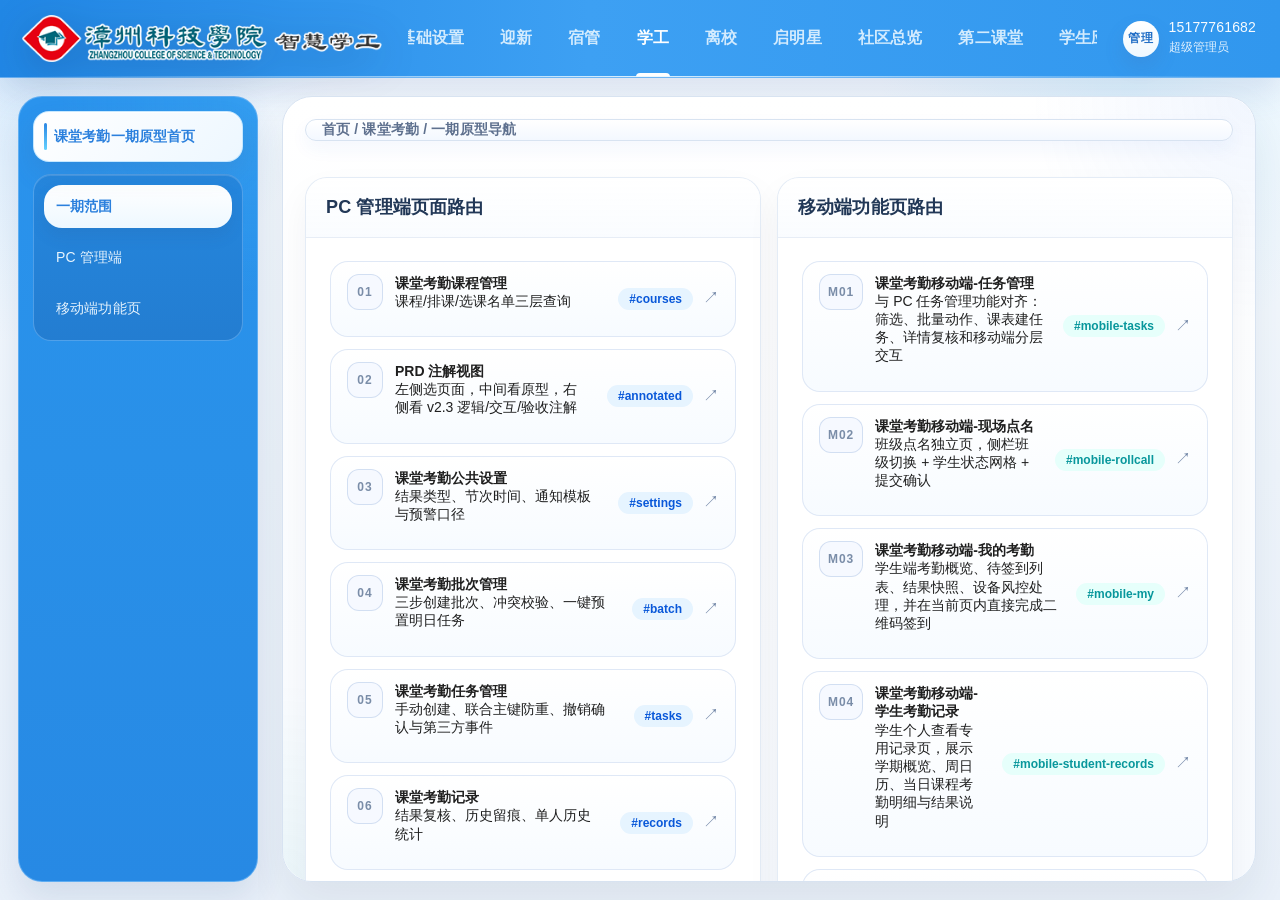
<file: index.html>
<!doctype html>
<html lang="zh-CN">
  <head>
    <meta charset="UTF-8" />
    <meta name="viewport" content="width=device-width, initial-scale=1.0" />
    <title>课堂考勤原型</title>
    <meta http-equiv="refresh" content="0; url=./attendance.html?deploy=20260701181819" />
  </head>
  <body>
    <script>
      window.location.replace("./attendance.html?deploy=20260701181819");
    </script>
  </body>
</html>
</file>
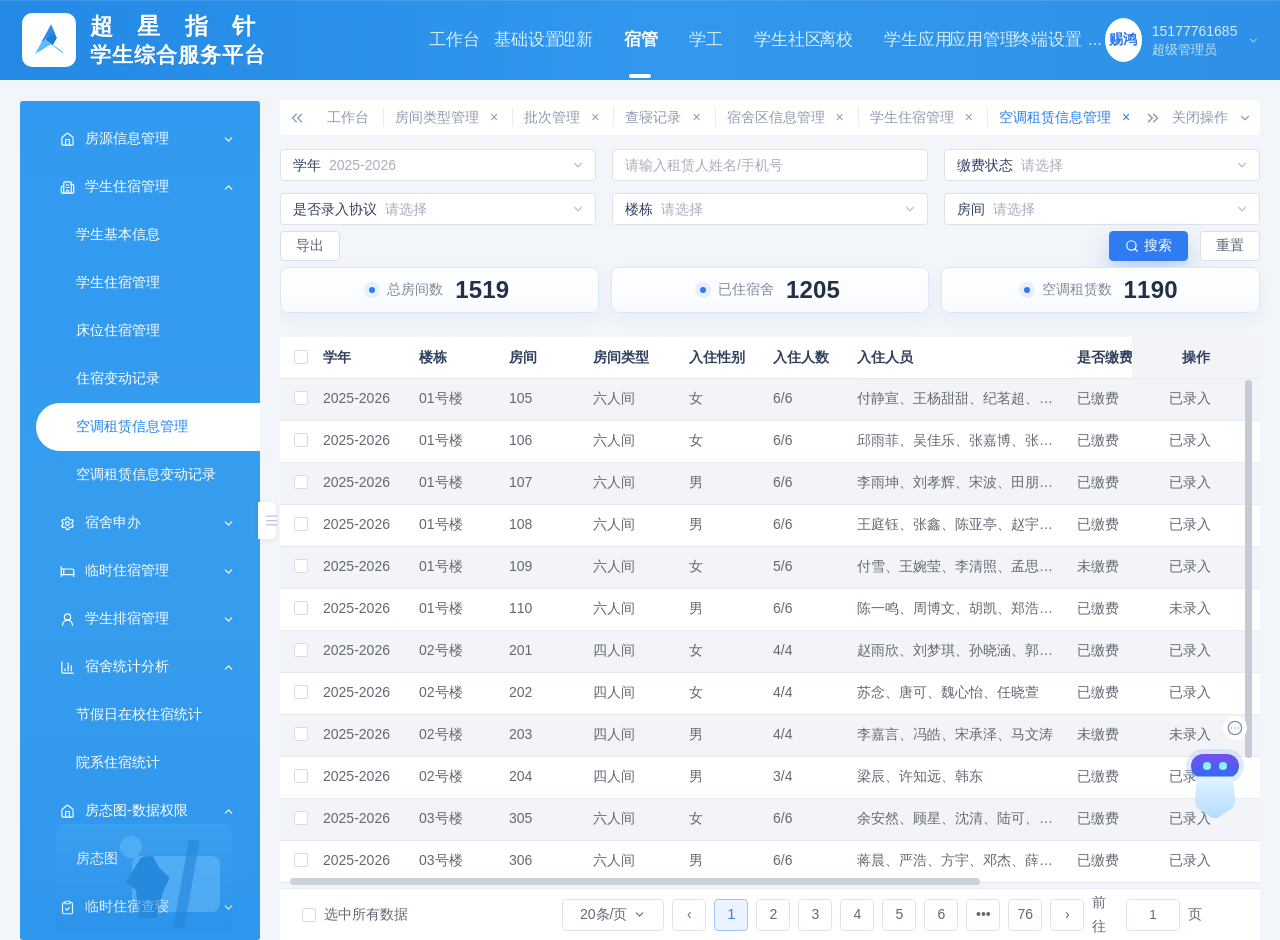
<file: air-rental.html>
<!doctype html>
<html lang="zh-CN">
  <head>
    <meta charset="UTF-8" />
    <meta name="viewport" content="width=device-width, initial-scale=1.0" />
    <title>空调租赁信息管理原型</title>
    <script>
      if (window.location.protocol === "file:") {
        window.location.replace("../课堂考勤_免端口打开版/air-rental.html");
      }
    </script>
    <script type="module" crossorigin src="./assets/main-Dh33qShT.js?deploy=20260701181819"></script>
    <link rel="stylesheet" crossorigin href="./assets/main-DVoFmsHx.css?deploy=20260701181819">
  </head>
  <body>
    <div id="root"></div>
  </body>
</html>
</file>
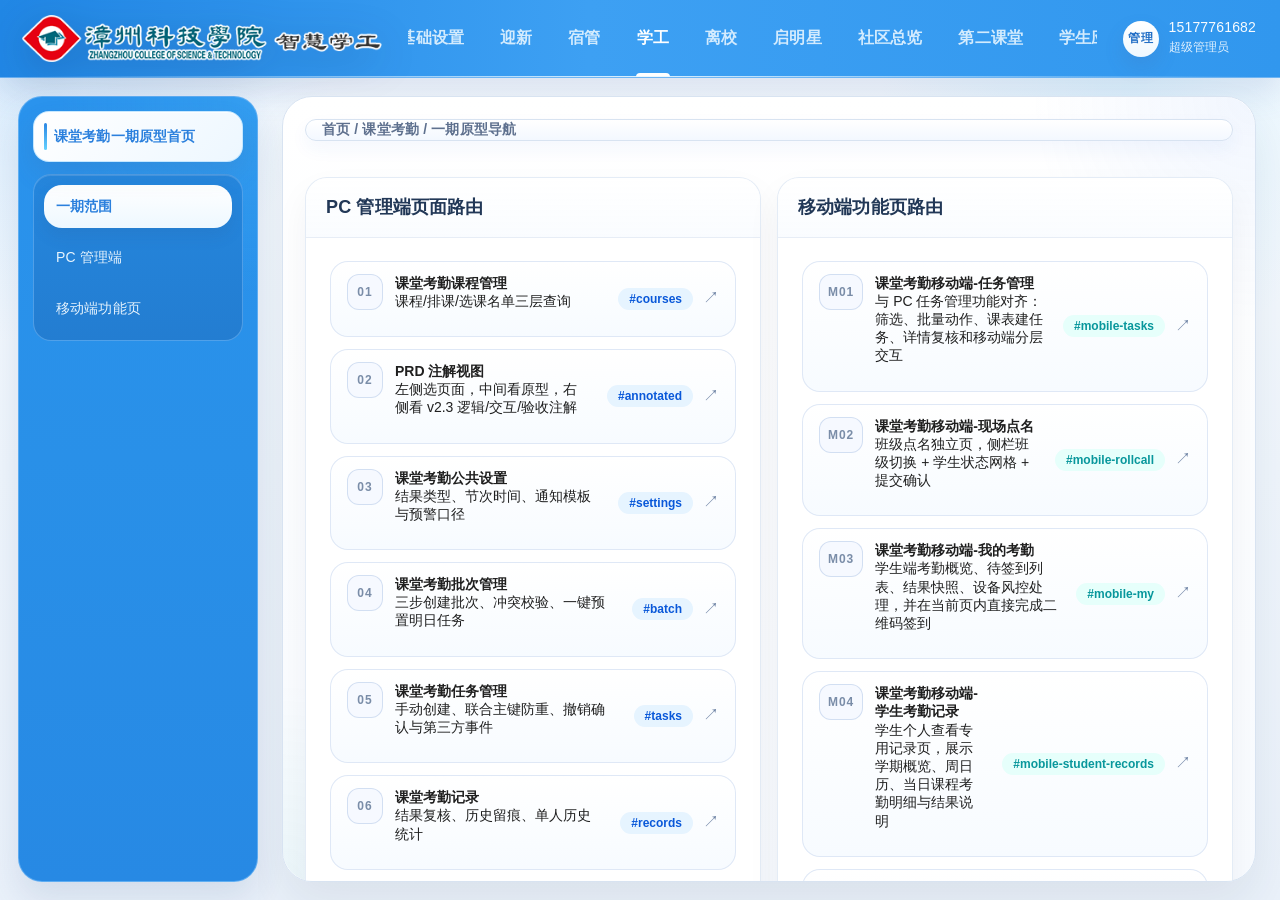
<file: attendance.html>
<!doctype html>
<html lang="zh-CN">
  <head>
    <meta charset="UTF-8" />
    <meta name="viewport" content="width=device-width, initial-scale=1.0" />
    <title>课堂考勤原型</title>
    <script>
      if (window.location.protocol === "file:") {
        window.location.replace("../课堂考勤_免端口打开版/打开课堂考勤.html");
      }
    </script>
    <script type="module" crossorigin src="./assets/main-Dh33qShT.js?deploy=20260701181819"></script>
    <link rel="stylesheet" crossorigin href="./assets/main-DVoFmsHx.css?deploy=20260701181819">
  </head>
  <body>
    <div id="root"></div>
  </body>
</html>
</file>
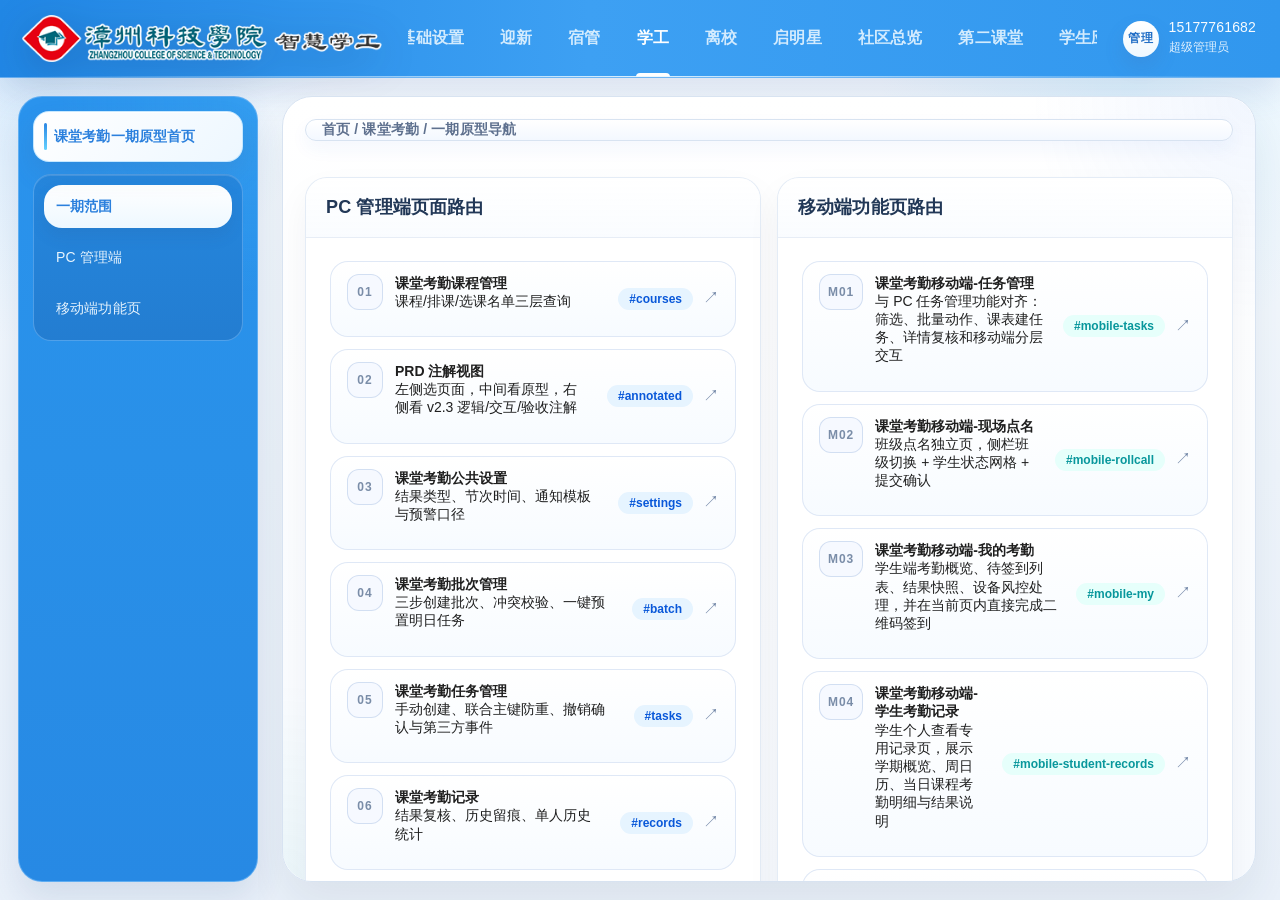
<file: pc/attendance-records.html>
<!doctype html>
<html lang="zh-CN">
  <head>
    <meta charset="UTF-8" />
    <meta name="viewport" content="width=device-width, initial-scale=1.0" />
    <title>跳转中 - 考勤记录</title>
    <meta http-equiv="refresh" content="0; url=../index.html#records" />
    <script>
      window.location.replace('../index.html#records');
    </script>
  </head>
  <body>正在跳转到课堂考勤记录页面…</body>
</html>
</file>
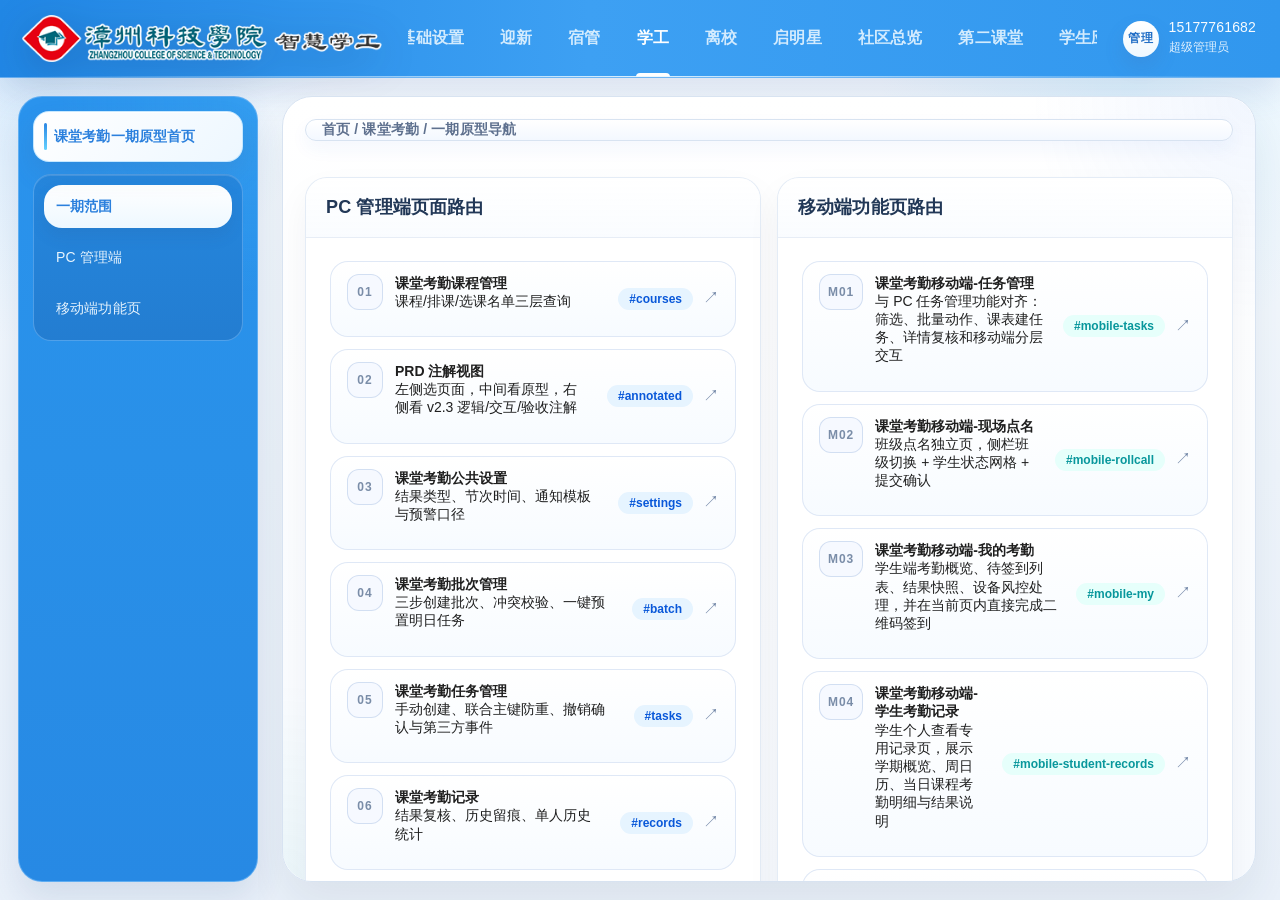
<file: pc/public-settings.html>
<!doctype html>
<html lang="zh-CN">
  <head>
    <meta charset="UTF-8" />
    <meta name="viewport" content="width=device-width, initial-scale=1.0" />
    <title>跳转中 - 公共设置</title>
    <meta http-equiv="refresh" content="0; url=../index.html#settings" />
    <script>
      window.location.replace('../index.html#settings');
    </script>
  </head>
  <body>正在跳转到课堂考勤公共设置页面…</body>
</html>
</file>
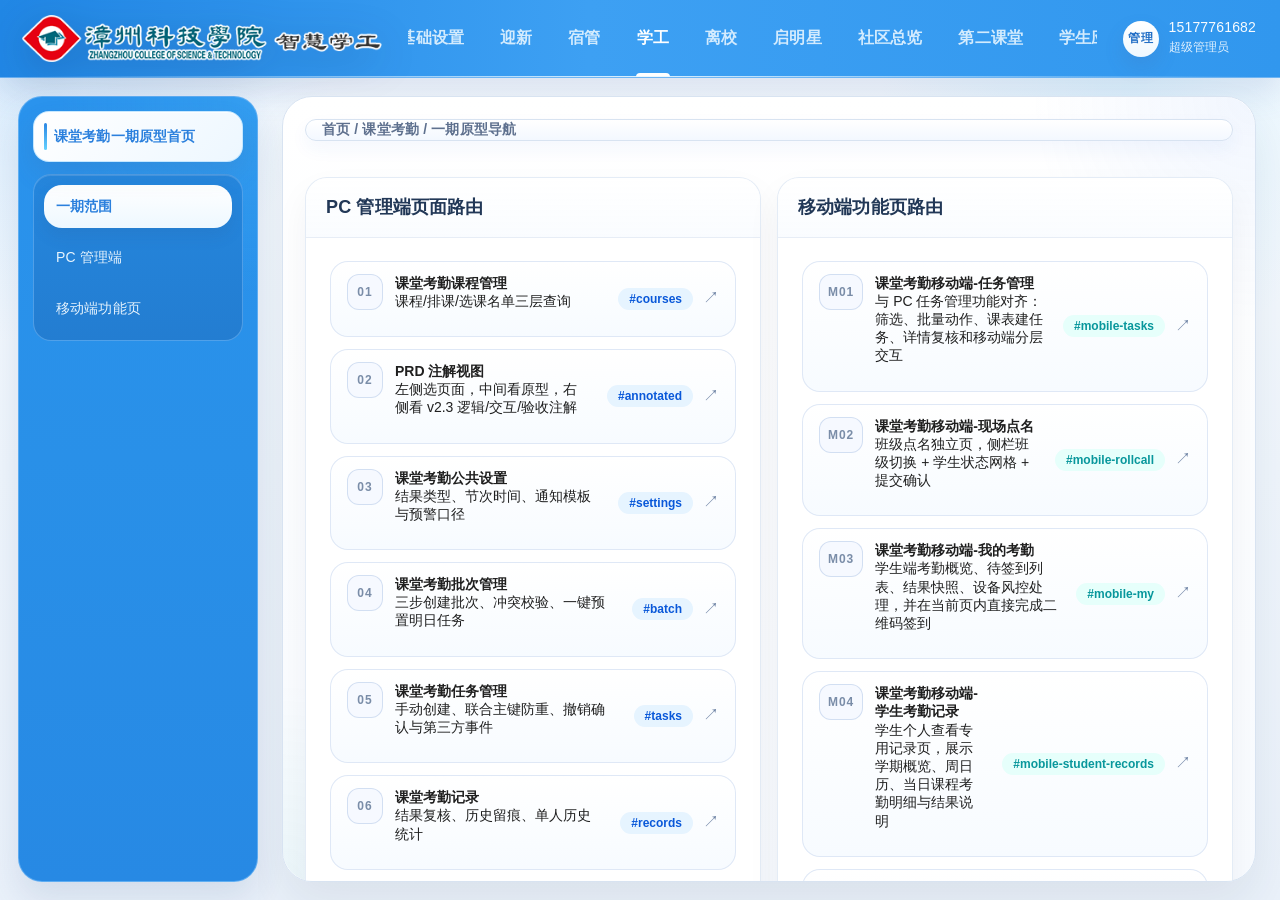
<file: pc/task-management.html>
<!doctype html>
<html lang="zh-CN">
  <head>
    <meta charset="UTF-8" />
    <meta name="viewport" content="width=device-width, initial-scale=1.0" />
    <title>跳转中 - 任务管理</title>
    <meta http-equiv="refresh" content="0; url=../index.html#tasks" />
    <script>
      window.location.replace('../index.html#tasks');
    </script>
  </head>
  <body>正在跳转到课堂考勤任务管理页面…</body>
</html>
</file>
<file: assets/main-DVoFmsHx.css>
*{box-sizing:border-box}:root{color-scheme:light;--attendance-font-body: "PingFang SC", "Hiragino Sans GB", "Microsoft YaHei", "Noto Sans SC", "Source Han Sans SC", "Segoe UI", sans-serif;--attendance-font-ui: "PingFang SC", "Hiragino Sans GB", "Microsoft YaHei", "Noto Sans SC", "Source Han Sans SC", "Helvetica Neue", sans-serif;--attendance-font-heading: "PingFang SC", "Hiragino Sans GB", "Noto Sans SC", "Source Han Sans SC", "Microsoft YaHei", sans-serif;--attendance-font-mono: ui-monospace, "SFMono-Regular", Menlo, Monaco, Consolas, "Liberation Mono", "Courier New", monospace;--attendance-text-xs: .75rem;--attendance-text-sm: .875rem;--attendance-text-base: 1rem;--attendance-text-lg: 1.125rem;--attendance-text-xl: 1.375rem;--attendance-text-2xl: 1.75rem;--attendance-text-3xl: 2.25rem;--attendance-leading-tight: 1.28;--attendance-leading-snug: 1.4;--attendance-leading-body: 1.65;--attendance-leading-relaxed: 1.8;--attendance-weight-regular: 400;--attendance-weight-medium: 500;--attendance-weight-semibold: 600;--attendance-weight-bold: 700;--attendance-primary: #2b86e3;--attendance-primary-soft: #3da0f3;--attendance-primary-deep: #226fc6;--attendance-accent: #65d2ff;--attendance-accent-soft: #dff5ff;--attendance-warning: oklch(.76 .14 72);--attendance-danger: oklch(.69 .16 18);--attendance-text: #1f3150;--attendance-text-soft: #4d668d;--attendance-muted: #8a9bbb;--attendance-bg: #f3f7fd;--attendance-bg-deep: #e9f1fb;--attendance-card: #ffffff;--attendance-panel: rgba(255, 255, 255, .9);--attendance-border: rgba(201, 215, 236, .92);--attendance-disabled-bg: #f4f8fe;--attendance-disabled-border: #d8e5f5;--attendance-disabled-text: #41516a;--attendance-disabled-placeholder: #97a8bd;--attendance-shadow: 0 24px 56px rgba(45, 77, 132, .1);--attendance-shadow-soft: 0 16px 38px rgba(45, 77, 132, .07);--attendance-shadow-strong: 0 28px 64px rgba(45, 77, 132, .14);--attendance-control-radius: 6px;--attendance-focus-ring: 0 0 0 4px rgba(61, 160, 243, .18);--attendance-nav-top-start: #2187e5;--attendance-nav-top-end: #3197ee;--attendance-nav-chip: #2b8ee6;--attendance-nav-chip-border: #5caef2;--attendance-nav-chip-hover: #257fd5;--attendance-nav-side-start: #2a93ed;--attendance-nav-side-end: #2789e4;--attendance-nav-rail: #2487df;--attendance-nav-active-start: #ffffff;--attendance-nav-active-end: #edf7ff;--attendance-nav-active-text: #2b80dd;--attendance-nav-highlight: #ffffff;--attendance-press-scale: .97;--ease-out: cubic-bezier(.23, 1, .32, 1);--ease-in-out: cubic-bezier(.77, 0, .175, 1);--ease-drawer: cubic-bezier(.32, .72, 0, 1)}html,body,#root{width:100%;height:100%;margin:0;padding:0}body{font-family:var(--attendance-font-body);font-size:var(--attendance-text-base);line-height:var(--attendance-leading-body);font-weight:var(--attendance-weight-regular);letter-spacing:.01em;color:var(--attendance-text);background:radial-gradient(circle at 12% 8%,rgba(61,160,243,.18),transparent 26%),radial-gradient(circle at 86% 18%,rgba(101,210,255,.16),transparent 22%),radial-gradient(circle at 50% 100%,rgba(43,134,227,.1),transparent 30%),linear-gradient(180deg,#f7fbff,#f1f6fd 42%,#ebf2fb);overflow:hidden;-webkit-font-smoothing:antialiased;-moz-osx-font-smoothing:grayscale;font-kerning:normal;text-rendering:optimizeLegibility}body.prd-review-mode{background:transparent}button,input,textarea,select,.ant-typography,.ant-btn,.ant-input,.ant-input-affix-wrapper,.ant-select,.ant-picker,.ant-tag,.ant-table,.ant-modal,.ant-drawer{font-family:var(--attendance-font-ui)}h1,h2,h3,h4,h5,h6{font-family:var(--attendance-font-heading);font-weight:var(--attendance-weight-bold);line-height:var(--attendance-leading-tight);letter-spacing:.01em}code,pre,.mono{font-family:var(--attendance-font-mono)}body.prd-review-mode .mmy-route-switch,body.prd-review-mode .mconfirm-route-switch,body.prd-review-mode .mrec-route-switch,body.prd-review-mode .mwarn-route-switch,body.prd-review-mode .mstats-route-switch,body.prd-review-mode .mt-route-switch,body.prd-review-mode [class*=-route-switch]{display:none!important;height:0!important;margin:0!important;padding:0!important;border:0!important;overflow:hidden!important}body:before{content:"";position:fixed;inset:0;pointer-events:none;background-image:linear-gradient(rgba(255,255,255,.25) 1px,transparent 1px),linear-gradient(90deg,rgba(255,255,255,.22) 1px,transparent 1px);background-size:28px 28px;-webkit-mask-image:linear-gradient(180deg,rgba(0,0,0,.24),transparent 74%);mask-image:linear-gradient(180deg,rgba(0,0,0,.24),transparent 74%)}body.prd-review-mode:before{display:none}::selection{background:#65d2ff47;color:var(--attendance-text)}.ant-input[disabled],.ant-input-disabled,textarea.ant-input[disabled],textarea.ant-input-disabled,.ant-input-affix-wrapper-disabled,.ant-picker-disabled,.ant-input-number-disabled,.ant-select-disabled .ant-select-selector,.ant-select-disabled .ant-select-content,.ant-cascader-picker-disabled .ant-select-selector{color:var(--attendance-disabled-text)!important;background:var(--attendance-disabled-bg)!important;border-color:var(--attendance-disabled-border)!important;opacity:1!important;cursor:not-allowed;box-shadow:none!important}.ant-input-number-disabled input,.ant-picker-disabled input,.ant-select-disabled .ant-select-selection-item,.ant-select-disabled .ant-select-selection-placeholder,.ant-input[disabled]::placeholder,.ant-input-disabled::placeholder,textarea.ant-input[disabled]::placeholder,textarea.ant-input-disabled::placeholder{color:var(--attendance-disabled-placeholder)!important;opacity:1!important}.prd-review-inner-highlight{position:fixed;z-index:9999;pointer-events:auto;cursor:grab;touch-action:none;-webkit-user-select:none;user-select:none;border:2px solid rgba(43,134,227,.92);background:#2b86e30e;box-shadow:0 0 0 1px #ffffffb8,0 8px 24px #2b86e329,inset 0 0 0 1px #2b86e31a}.prd-review-inner-highlight:active{cursor:grabbing}.prd-review-resize-handle{position:absolute;z-index:1;pointer-events:auto}.prd-review-resize-handle:after{content:"";position:absolute;display:block;width:8px;height:8px;border:2px solid #fff;border-radius:999px;background:var(--attendance-primary);box-shadow:0 2px 8px #1f315033;opacity:0;transition:opacity .12s ease}.prd-review-inner-highlight:hover .prd-review-resize-handle:after{opacity:1}.prd-review-resize-handle.is-n,.prd-review-resize-handle.is-s{left:12px;right:12px;height:12px;cursor:ns-resize}.prd-review-resize-handle.is-n{top:-7px}.prd-review-resize-handle.is-s{bottom:-7px}.prd-review-resize-handle.is-e,.prd-review-resize-handle.is-w{top:12px;bottom:12px;width:12px;cursor:ew-resize}.prd-review-resize-handle.is-e{right:-7px}.prd-review-resize-handle.is-w{left:-7px}.prd-review-resize-handle.is-ne,.prd-review-resize-handle.is-nw,.prd-review-resize-handle.is-se,.prd-review-resize-handle.is-sw{width:18px;height:18px}.prd-review-resize-handle.is-ne{top:-10px;right:-10px;cursor:nesw-resize}.prd-review-resize-handle.is-nw{top:-10px;left:-10px;cursor:nwse-resize}.prd-review-resize-handle.is-se{right:-10px;bottom:-10px;cursor:nwse-resize}.prd-review-resize-handle.is-sw{bottom:-10px;left:-10px;cursor:nesw-resize}.prd-review-resize-handle.is-ne:after,.prd-review-resize-handle.is-se:after{right:3px}.prd-review-resize-handle.is-nw:after,.prd-review-resize-handle.is-sw:after{left:3px}.prd-review-resize-handle.is-ne:after,.prd-review-resize-handle.is-nw:after{top:3px}.prd-review-resize-handle.is-se:after,.prd-review-resize-handle.is-sw:after{bottom:3px}.prd-review-inner-highlight-label{position:absolute;left:12px;top:-32px;max-width:min(360px,calc(100vw - 40px));padding:5px 10px;border-radius:999px;background:var(--attendance-primary);color:#fff;font-size:var(--attendance-text-xs);font-weight:var(--attendance-weight-bold);line-height:var(--attendance-leading-snug);white-space:nowrap;box-shadow:0 10px 22px #1f31502e}.prd-review-capture-layer{position:fixed;inset:0;z-index:10000;cursor:crosshair;background:#0f172a14;-webkit-user-select:none;user-select:none;touch-action:none}.prd-review-capture-tip{position:fixed;left:50%;top:18px;transform:translate(-50%);padding:8px 14px;border-radius:999px;background:#1f3150eb;color:#fff;font-size:var(--attendance-text-sm);font-weight:var(--attendance-weight-semibold);box-shadow:0 14px 28px #1f31502e}.prd-review-capture-draft{position:fixed;border:2px dashed var(--attendance-primary);border-radius:12px;background:#2b86e31f;box-shadow:0 0 0 999px #0f172a1f}::-webkit-scrollbar{width:10px;height:10px}::-webkit-scrollbar-thumb{background:#758aab5c;border-radius:999px;border:2px solid transparent;background-clip:padding-box}::-webkit-scrollbar-track{background:transparent}.ant-btn{border-radius:12px;font-size:var(--attendance-text-sm);font-weight:var(--attendance-weight-semibold);line-height:var(--attendance-leading-snug);transform:translateZ(0);transition:transform .16s var(--ease-out),box-shadow .2s var(--ease-out),border-color .2s var(--ease-out),background-color .2s var(--ease-out),color .2s var(--ease-out),filter .2s ease}.ant-btn:active{transform:scale(var(--attendance-press-scale))}.ant-btn:focus-visible{outline:none;box-shadow:var(--attendance-focus-ring)}@media(hover:hover)and (pointer:fine){.ant-btn:hover{transform:translateY(-1px)}}.ant-btn-primary{background:linear-gradient(135deg,var(--attendance-primary) 0%,var(--attendance-primary-soft) 100%);box-shadow:0 12px 24px #2969d838}@media(hover:hover)and (pointer:fine){.ant-btn-primary:hover{box-shadow:0 14px 28px #246bdb42}}.ant-card,.ant-segmented,.ant-modal-content,.ant-drawer-content{border-radius:16px}.ant-input,.ant-input-affix-wrapper,.ant-select-selector,.ant-picker,.ant-input-number,textarea.ant-input{border-radius:var(--attendance-control-radius)!important;border-color:#bdcbe1e0!important;box-shadow:0 1px #fffc inset;font-size:var(--attendance-text-base);line-height:var(--attendance-leading-snug)}.ant-input:focus,.ant-input-focused,.ant-input-affix-wrapper-focused,.ant-picker-focused,.ant-select-focused .ant-select-selector{box-shadow:0 0 0 4px #246bdb1f!important}.action-btn-primary,.action-btn-secondary,.action-btn-dashed{height:38px;padding-inline:18px;border-radius:14px;font-size:var(--attendance-text-sm);font-weight:var(--attendance-weight-semibold)}.ant-card-head-title,.ant-modal-title,.ant-drawer-title{font-family:var(--attendance-font-heading);font-size:var(--attendance-text-lg);font-weight:var(--attendance-weight-bold);line-height:var(--attendance-leading-snug)}.ant-form-item-label>label,.ant-descriptions-item-label,.ant-table-thead>tr>th,.crumb-line,.left-nav-item,.top-menu-item{font-weight:var(--attendance-weight-semibold)}.ant-form-item-label>label,.ant-descriptions-item-label{font-size:var(--attendance-text-sm);line-height:var(--attendance-leading-snug)}.action-btn-primary{background:linear-gradient(135deg,var(--attendance-primary) 0%,var(--attendance-primary-soft) 100%);border-color:transparent;color:#fff;box-shadow:0 12px 24px #2969d833}.action-btn-secondary{background:linear-gradient(180deg,#fff,#f7fbff);border-color:#bdcbe1e0;color:var(--attendance-text);box-shadow:0 8px 18px #2d4d840f}.action-btn-dashed{background:linear-gradient(180deg,#fff,#f8fbff);border:1px dashed rgba(189,203,225,.98);color:#234a84;box-shadow:inset 0 1px #ffffffc2}@media(hover:hover)and (pointer:fine){.action-btn-primary:hover{transform:translateY(-1px);filter:brightness(1.02)}.action-btn-secondary:hover,.action-btn-dashed:hover{transform:translateY(-1px);border-color:#5f8dd6f2;color:#1f5aa6}}@media(max-width:980px){body{overflow:auto}}.mobile-tasks-root,.mmy-root,.mconfirm-root,.mrec-root,.mstats-root,.mscan-root,.mroll-root{width:100%;min-height:100vh!important;box-sizing:border-box;overflow:hidden;background:transparent!important}.mt-device-frame,.mmy-device,.mconfirm-device,.mrec-device,.msrec-device,.mstats-device,.mwarn-device,.mscan-device,.mroll-device{aspect-ratio:393 / 852;width:min(351px,100%)!important;height:761px!important;max-height:none!important;box-sizing:border-box;flex:0 0 auto}@media(max-height:900px){.mt-device-frame,.mmy-device,.mconfirm-device,.mrec-device,.msrec-device,.mstats-device,.mwarn-device,.mscan-device,.mroll-device{width:min(332px,100%)!important;height:720px!important;max-height:none!important}}@media(prefers-reduced-motion:reduce){*,*:before,*:after{animation:none!important;transition:none!important;scroll-behavior:auto!important}}.air-mobile-shell{position:fixed;inset:0;width:100vw;height:100vh;min-height:100vh;display:grid;place-items:center;background:#fff!important;font-family:PingFang SC,Microsoft YaHei,sans-serif}html:has(.air-mobile-shell),body:has(.air-mobile-shell),#root:has(.air-mobile-shell){background:#fff!important}body:has(.air-mobile-shell):before{display:none!important}.air-mobile-phone{position:relative;width:393px;height:852px;overflow:hidden;border-radius:46px;background:#eef2f8;color:#2b2f36;box-shadow:0 0 0 9px #111,0 0 0 12px #2b2b2b,0 30px 90px #0000009e}.air-mobile-phone button,.air-mobile-phone select{font:inherit}.air-mobile-status{height:46px;display:flex;align-items:center;justify-content:space-between;padding:0 42px;background:#fff;font-size:18px;font-weight:700}.status-icons b{display:inline-block;padding:0 5px;border-radius:6px;background:#39d664;color:#fff;line-height:1.1}.air-mobile-titlebar{height:82px;display:grid;grid-template-columns:74px 1fr 106px;align-items:center;background:#fff}.air-mobile-titlebar button{border:0;background:transparent;color:#262a2f}.air-mobile-titlebar strong{text-align:center;font-size:22px;letter-spacing:1px}.air-mobile-menu{width:82px;height:34px;display:flex;align-items:center;justify-content:center;gap:11px;border:1px solid #d8dce4;border-radius:999px;color:#343941;font-weight:700}.air-mobile-menu i{width:1px;height:18px;background:#d9dde5}.air-mobile-content{position:absolute;inset:128px 0 86px;overflow:auto;padding:0 14px 24px;background:#eef2f8}.air-mobile-hero{height:134px;margin:0 -14px;padding:24px 14px 0;display:flex;justify-content:space-between;background:#4c87fb;color:#fff}.air-room-title{display:flex;align-items:center;gap:12px;height:44px}.building-icon{width:42px;height:42px;display:grid;place-items:center;border-radius:50%;background:#fff;font-size:20px}.air-room-title strong{font-size:25px}.agreement-link{width:110px;height:40px;margin-top:4px;border:0;border-radius:999px;background:#ffffff29;color:#fff;font-size:17px}.air-info-card{border-radius:8px;background:#fff}.room-card{position:relative;z-index:2;margin-top:-58px;padding:16px 18px}.info-row{min-height:50px;display:flex;align-items:center;justify-content:space-between;border-bottom:1px solid #edf0f5;font-size:17px}.info-row:last-child{border-bottom:0}.info-row span,.resident-block>span{display:flex;align-items:center;gap:7px;color:#30343b}.info-row svg,.resident-block svg{color:#a7adb8}.info-row strong{font-size:17px;font-weight:500}.resident-block{padding-top:15px;font-size:17px}.resident-block div{display:flex;flex-wrap:wrap;gap:10px;padding:14px 18px 2px}.resident-block em{min-width:78px;padding:7px 13px;border:1px solid #e5e8ee;border-radius:999px;background:#f7f8fb;color:#6b7078;font-style:normal;text-align:center}.air-mobile-content h2{position:relative;display:inline-block;margin:19px 0 12px 4px;font-size:21px}.air-mobile-content h2:after{content:"";position:absolute;left:0;right:-4px;bottom:0;height:7px;border-radius:999px;background:#8fe2d8;z-index:-1}.rent-card{padding:8px 18px}.rent-card mark{padding:7px 15px;border-radius:999px;background:#e8fbf6;color:#24d2b8}.rent-card mark.muted{background:#f2f4f8;color:#8b9ab5}.adjust-result{margin:14px 0 0;padding:12px 14px;border-radius:10px;background:#e8f2ff;color:#2874e6;font-size:14px}.air-mobile-footer{position:absolute;left:0;right:0;bottom:0;height:86px;display:grid;grid-template-columns:1fr 1fr 1fr;gap:12px;padding:14px;background:#fff;box-shadow:0 -6px 18px #1e2c4614}.air-mobile-footer button{border:0;border-radius:5px;font-size:17px}.air-mobile-footer .secondary{background:#f0f3f8;color:#8ca0bf}.air-mobile-footer .primary{background:#97bbfb;color:#fff}.air-mobile-footer .adjust{background:#2f7cf2;color:#fff;font-weight:600}.role-switch{position:absolute;right:13px;top:330px;width:52px;height:52px;border:6px solid #edf4ff;border-radius:50%;background:#dbeaff;color:#2f7cf2;font-size:13px;line-height:1.1}.air-modal-mask{position:absolute;inset:0;z-index:10;display:flex;align-items:flex-end;background:#0a14287a}.air-adjust-sheet{width:100%;padding:18px 18px 24px;border-radius:24px 24px 0 0;background:#fff}.air-adjust-sheet header{display:flex;align-items:center;justify-content:space-between;font-size:20px}.air-adjust-sheet header button{border:0;background:transparent;color:#9aa4b5}.air-adjust-sheet p{margin:10px 0 16px;color:#7a8495;font-size:14px;line-height:1.55}.air-adjust-sheet label{display:block;margin-top:14px}.air-adjust-sheet label span{display:block;margin-bottom:8px;color:#333a46;font-weight:600}.air-adjust-sheet select{width:100%;height:44px;padding:0 12px;border:1px solid #dce4f0;border-radius:8px;background:#f9fbff;color:#333a46;font-size:16px}.target-preview{margin-top:16px;padding:12px;border-radius:10px;background:#f2f7ff}.target-preview span{display:block;color:#7c8ba4;font-size:13px}.target-preview strong{display:block;margin-top:5px;color:#256fe5}.air-adjust-sheet footer{display:grid;grid-template-columns:1fr 1fr;gap:12px;margin-top:18px}.air-adjust-sheet footer button{height:44px;border:0;border-radius:8px;background:#eef2f8;color:#7c8ba4;font-size:16px}.air-adjust-sheet footer button:last-child{background:#2f7cf2;color:#fff}.attendance-page{min-height:100vh;height:100vh;overflow:hidden;background:radial-gradient(circle at top left,rgba(61,160,243,.18),transparent 22%),radial-gradient(circle at 88% 12%,rgba(101,210,255,.14),transparent 18%),linear-gradient(180deg,#f7fbff,#eff5fc 52%,#eaf1fa);color:var(--attendance-text)}.platform-header{position:relative;isolation:isolate;height:78px;padding:0 24px 0 22px;display:flex;align-items:center;justify-content:space-between;gap:16px;background:linear-gradient(90deg,var(--attendance-nav-top-start) 0%,var(--attendance-primary-soft) 46%,var(--attendance-nav-top-end) 100%);color:#fff;box-shadow:0 16px 30px #3f64a424;border-bottom:1px solid rgba(132,191,245,.72)}.platform-header:after{content:"";position:absolute;inset:auto 24px 0;height:1px;background:linear-gradient(90deg,#fff0,#e9f7ffeb,#fff0);pointer-events:none}.brand-wrap{display:flex;align-items:center;gap:14px;flex-shrink:0}.brand-logo-image{display:block;width:360px;max-width:min(360px,30vw);height:auto;object-fit:contain;filter:drop-shadow(0 10px 20px rgba(11,28,67,.22))}.top-menu{display:flex;align-items:center;align-self:stretch;gap:0;flex:1;justify-content:center;overflow:hidden;min-width:0;margin:0 10px;padding:0;border-radius:0;background:transparent;border:none;box-shadow:none}.top-menu-item{position:relative;font-size:var(--attendance-text-base);display:inline-flex;align-items:center;height:100%;color:#e8f6ffe0;padding:0 18px;border-radius:0;cursor:pointer;white-space:nowrap;transform:translateZ(0);transition:color .16s var(--ease-out),background-color .16s var(--ease-out)}@media(hover:hover)and (pointer:fine){.top-menu-item:hover{color:#fff;background:#ffffff0f}}.top-menu-item:active{transform:scale(var(--attendance-press-scale))}.top-menu-item.active{position:relative;color:#fff;font-weight:600;background:transparent;box-shadow:none}.top-menu-item.active:after{content:"";position:absolute;left:50%;bottom:0;width:34px;height:4px;border-radius:999px 999px 0 0;background:#fff;transform:translate(-50%)}.user-info{display:flex;align-items:center;gap:10px;flex-shrink:0;padding:0;border-radius:0;background:transparent;border:none;font-size:13px;color:#fff;box-shadow:none}.user-avatar{width:36px;height:36px;border-radius:50%;background:linear-gradient(180deg,#fff,#eef8ff);color:var(--attendance-primary-deep);display:flex;align-items:center;justify-content:center;font-size:12px;font-weight:700;box-shadow:0 10px 20px #4a669929}.user-meta{display:flex;flex-direction:column;gap:2px}.user-name{font-size:var(--attendance-text-sm);line-height:1.2;color:#fffffff5}.user-role{font-size:var(--attendance-text-xs);color:#f0f9ffeb}.page-body{display:flex;height:calc(100vh - 78px);overflow:hidden}.left-nav{position:relative;width:240px;margin:18px 0 18px 18px;height:calc(100% - 36px);border-radius:24px;background:radial-gradient(circle at 100% 0,rgba(101,210,255,.16),transparent 24%),linear-gradient(180deg,var(--attendance-nav-side-start) 0%,#2990e8 46%,var(--attendance-nav-side-end) 100%);padding:14px;color:#fff;box-shadow:0 18px 34px #43609424;border:1px solid rgba(114,183,244,.72);overflow:auto}.left-nav-item{position:relative;margin-bottom:6px;padding:13px 16px 13px 20px;border-radius:16px;font-size:var(--attendance-text-sm);cursor:pointer;color:#f8fcfff5;background:transparent;transform:translateZ(0);transition:background-color .16s var(--ease-out),color .16s var(--ease-out),border-color .2s var(--ease-out),box-shadow .2s var(--ease-out),transform .16s var(--ease-out);border:1px solid transparent}.left-nav-item:before{content:"";position:absolute;left:10px;top:11px;bottom:11px;width:3px;border-radius:999px;background:transparent;transition:background .18s ease,box-shadow .18s ease}@media(hover:hover)and (pointer:fine){.left-nav-item:hover{background:linear-gradient(180deg,var(--attendance-nav-rail) 0%,#2179ca 100%);color:#fff;border-color:#7abdf59e;box-shadow:0 10px 18px #314d7d24;transform:translate(2px)}}.left-nav-item:active{transform:translate(2px) scale(.985)}.left-nav-item.active{background:linear-gradient(135deg,var(--attendance-nav-active-start) 0%,var(--attendance-nav-active-end) 100%);color:var(--attendance-nav-active-text);font-weight:600;border-color:#c3e6ffeb;box-shadow:0 12px 24px #47659429,inset 0 1px #ffffffb8}.left-nav-item.active:before{background:linear-gradient(180deg,var(--attendance-primary) 0%,#63d1ff 100%);box-shadow:0 0 0 1px #ffffff61}.left-sub-menu{margin-top:12px;border-radius:18px;background:linear-gradient(180deg,#2587de,#237dd1);padding:10px;border:1px solid rgba(114,183,244,.56);box-shadow:inset 0 1px #ffffff24}.left-sub-item{padding:10px 12px;border-radius:18px;margin-bottom:8px;font-size:var(--attendance-text-sm);color:#eff9fff5}.left-sub-item.active{background:linear-gradient(180deg,#fff,#eef8ff);color:var(--attendance-nav-active-text);font-weight:600;box-shadow:0 8px 16px #314d7d1f}.left-sub-item:last-child{margin-bottom:0}.content-area{display:flex;flex:1;padding:18px 24px;height:100%;overflow:hidden;min-width:0}.content-panel{position:relative;isolation:isolate;flex:1 1 auto;min-width:0;min-height:0;height:100%;overflow:auto;background:linear-gradient(180deg,#fff,#f8fbff);border-radius:30px;padding:22px;box-shadow:0 22px 48px #1f2d3d14;border:1px solid #d8e3f1}.content-panel:before{content:"";position:absolute;inset:0;z-index:0;pointer-events:none;border-radius:inherit;background:radial-gradient(circle at top right,rgba(79,142,247,.08),transparent 18%),radial-gradient(circle at bottom left,rgba(28,166,164,.06),transparent 16%)}.content-panel>*{position:relative;z-index:1}.crumb-line{height:42px;background:linear-gradient(180deg,#fff,#f3f8ff);border:1px solid #d8e3f1;border-radius:14px;display:flex;align-items:center;padding:0 16px;margin-bottom:18px;color:#5e708e;font-size:var(--attendance-text-sm);line-height:var(--attendance-leading-snug);box-shadow:0 8px 18px #246bdb0d}.batch-hero-card{margin-bottom:16px;padding:28px;border-radius:24px;background:radial-gradient(circle at top right,rgba(255,255,255,.24),transparent 30%),linear-gradient(135deg,#1a73e8,#3b82f6,#5b9cff);box-shadow:0 20px 40px #1c60c029}.batch-management-hero{display:flex;align-items:stretch;justify-content:space-between;gap:18px;margin-bottom:16px;padding:24px 26px;border-radius:28px;background:radial-gradient(circle at 18% 18%,rgba(255,255,255,.14),transparent 18%),radial-gradient(circle at top right,rgba(255,255,255,.22),transparent 30%),linear-gradient(135deg,#163f9d,#246bdb 56%,#42a8e8);box-shadow:0 24px 48px #246bdb2e}.batch-management-hero-copy{max-width:720px}.batch-management-hero-kicker{display:inline-block;color:#ffffffd6;font-size:12px;letter-spacing:.08em;text-transform:uppercase}.batch-management-hero-title{margin:8px 0 10px;color:#fff;font-size:30px;line-height:1.14}.batch-management-hero-desc{margin:0;color:#ffffffdb;font-size:14px;line-height:1.8}.batch-management-hero-metrics{display:grid;grid-template-columns:repeat(3,minmax(120px,1fr));gap:12px;min-width:360px}.batch-management-metric{padding:14px 16px;border-radius:18px;background:#ffffff29;border:1px solid rgba(255,255,255,.18);box-shadow:inset 0 1px #fff3;color:#fff}.batch-management-metric span{font-size:12px;color:#ffffffc7}.batch-management-metric strong{display:block;margin-top:8px;font-size:24px;line-height:1}.batch-hero-main{display:flex;align-items:center;justify-content:space-between;gap:24px}.batch-hero-kicker{display:inline-block;margin-bottom:10px;color:#ffffffe0!important;letter-spacing:.08em;text-transform:uppercase;font-size:12px}.batch-hero-title{margin:0 0 10px!important;color:#fff!important}.batch-hero-desc{max-width:700px;margin-bottom:18px!important;color:#ffffffd6!important;font-size:14px}.batch-hero-card .ant-btn-default{border-color:#ffffff47;color:#fff;background:#ffffff14}.batch-hero-card .ant-btn-default:hover{border-color:#fff9!important;color:#fff!important;background:#ffffff24!important}.batch-hero-progress{min-width:180px;display:flex;flex-direction:column;align-items:center;gap:8px}.batch-hero-progress .ant-progress-text{color:#fff!important}.batch-hero-progress-text{color:#ffffffc7!important}.batch-hero-metrics{margin-top:20px;display:grid;grid-template-columns:repeat(4,minmax(120px,1fr));gap:12px}.batch-hero-metric{padding:14px 16px;border:1px solid rgba(255,255,255,.14);border-radius:18px;background:#ffffff24;-webkit-backdrop-filter:blur(10px);backdrop-filter:blur(10px);color:#fff}.batch-hero-metric strong{display:block;margin-top:6px;font-size:24px;line-height:1}.batch-hero-metric-label{font-size:12px;color:#ffffffc7}.batch-summary-row{margin-bottom:16px}.batch-summary-card{border-radius:22px;border:1px solid rgba(231,237,246,.9);box-shadow:0 14px 28px #1f2d3d0f;overflow:hidden}.batch-summary-card .ant-card-body{padding:20px 22px}.query-grid{display:grid;grid-template-columns:repeat(3,minmax(220px,1fr)) auto;gap:12px;background:linear-gradient(180deg,#fbfdfffa,#f3f7fdf5);border:1px solid rgba(223,233,246,.98);border-radius:20px;padding:16px;margin-bottom:14px;box-shadow:inset 0 1px #ffffffb8}.query-grid .ant-form-item{margin-bottom:0}.query-input{width:100%}.query-action{display:flex;align-items:center;justify-content:flex-end}.table-toolbar{margin:12px 0 14px}.batch-toolbar{display:flex;align-items:center;justify-content:space-between;gap:12px;padding:14px 16px;border-radius:18px;background:linear-gradient(180deg,#fbfdfffa,#f3f7fdf5);border:1px solid rgba(223,233,246,.98);box-shadow:inset 0 1px #ffffffb8,0 10px 22px #1f2d3d0a}.batch-toolbar-meta{display:flex;align-items:center;gap:10px;flex-wrap:wrap}.batch-toolbar-note{color:#6f82a1!important}.batch-table .ant-table-container{border-radius:18px;overflow:hidden;border:1px solid #e6edf6;box-shadow:0 12px 24px #1f2d3d0d}.batch-table .ant-table-thead>tr>th{background:linear-gradient(180deg,#f8fbff,#f1f6fd);color:#314463;font-weight:600;border-bottom:1px solid #e4edf8;padding:8px 12px;line-height:20px}.batch-table .ant-table-tbody>tr>td{vertical-align:middle;transition:background .18s ease;padding:8px 12px;line-height:20px}.batch-table .ant-table-tbody>tr:hover>td{background:#f5f9ff}.batch-steps{margin-bottom:14px}.wizard-grid{display:grid;grid-template-columns:repeat(2,minmax(280px,1fr));gap:12px}.editor-shell .wizard-grid{row-gap:16px}.batch-basic-settings-grid{display:grid;grid-template-columns:repeat(2,minmax(260px,1fr));gap:12px 16px}.batch-basic-settings-grid .ant-form-item{margin-bottom:0}.attendance-node-inline{display:flex;align-items:flex-start;gap:10px 14px;flex-wrap:wrap}.attendance-node-label{flex:0 0 82px;min-height:32px;display:inline-flex;align-items:center;font-weight:600;color:#1f2a3d}.attendance-node-group{display:inline-flex;align-items:center;gap:10px;min-height:32px;flex-wrap:wrap}.attendance-node-group-end{flex-basis:calc(100% - 96px);margin-left:96px}.attendance-node-required{color:#ef4444;margin-right:4px}.batch-method-grid{display:grid;grid-template-columns:minmax(320px,1fr) minmax(320px,1fr);gap:14px}.batch-method-column{min-width:0}.method-result-panel{margin-top:10px;border:1px solid #d6dde8;border-radius:12px;background:#eef1f6;padding:14px 16px}.method-result-panel .ant-form-item:last-child{margin-bottom:0}.batch-method-block{display:flex;flex-direction:column;gap:10px}.batch-method-inline-row{display:flex;align-items:center;gap:14px;flex-wrap:wrap}.method-result-row{display:flex;align-items:center;gap:14px;flex-wrap:wrap;margin-bottom:10px}.method-result-row:last-child{margin-bottom:0}.method-result-row .ant-checkbox-group{display:flex;align-items:center;gap:14px;flex-wrap:wrap}.attendance-method-section{padding:22px 28px 28px}.attendance-method-section .section-title{font-size:22px;margin-bottom:18px}.attendance-method-layout{display:grid;grid-template-columns:360px minmax(0,1fr);min-height:480px;border:1px solid #d7e0ee;border-radius:16px;background:#fff;overflow:hidden}.attendance-method-sidebar{padding:28px;border-right:1px solid #e1e7f1;background:linear-gradient(180deg,#fff,#fbfdff)}.attendance-method-label{display:inline-flex;align-items:center;margin-bottom:14px;color:#10244a;font-size:15px;font-weight:700}.attendance-method-form-item,.attendance-combo-form-item{margin-bottom:0}.attendance-method-card-group,.attendance-combo-grid{display:flex;flex-direction:column;gap:12px;width:100%}.attendance-method-card{display:flex;align-items:center;width:100%;min-height:72px;margin-inline-start:0!important;padding:16px 18px;border:1px solid #d8e0ec;border-radius:10px;background:#fff;color:#10244a;transition:border-color .18s ease,background .18s ease,box-shadow .18s ease}.attendance-method-card.is-active,.attendance-combo-card.is-active{border-color:#2f7df6;background:linear-gradient(180deg,#fff,#f6faff);box-shadow:0 0 0 1px #2f7df659}.attendance-method-card .ant-radio{margin-right:12px}.attendance-method-card>span:last-child,.attendance-combo-card>span:last-child{display:inline-flex;align-items:center;min-width:0}.attendance-method-icon,.attendance-combo-icon{display:inline-flex;align-items:center;justify-content:center;flex:0 0 auto;width:38px;height:38px;margin-right:12px;border-radius:9px;background:#eef5ff;color:#2f7df6}.attendance-method-name{font-size:16px;font-weight:700;line-height:1.35}.attendance-combo-block{margin-top:28px;padding-top:24px;border-top:1px dashed #d8e0ec}.attendance-combo-grid{gap:10px}.attendance-combo-card{display:flex;align-items:center;width:fit-content;min-width:210px;margin-inline-start:0!important;padding:11px 14px;border:1px solid #9fc1ff;border-radius:8px;background:#fbfdff;color:#10244a;font-size:15px;font-weight:650;transition:border-color .18s ease,background .18s ease,box-shadow .18s ease}.attendance-combo-card .ant-checkbox{margin-right:10px}.attendance-combo-card .attendance-combo-icon{width:28px;height:28px;margin-right:10px;border-radius:7px;background:#edf4ff}.attendance-method-params{padding:28px 34px;background:#fff}.attendance-method-params h4{margin:0 0 22px;color:#10244a;font-size:17px;font-weight:800}.attendance-param-card-list{display:flex;flex-direction:column;gap:18px}.attendance-param-empty{padding:20px;border:1px dashed #cbd7e6;border-radius:12px;background:#f8fbff;color:#64748b;font-size:14px}.attendance-param-card{display:grid;grid-template-columns:54px minmax(0,1fr);gap:18px;padding:20px;border:1px solid #dbe3ef;border-radius:14px;background:#fff;box-shadow:0 12px 30px #0f234b0a}.attendance-param-icon{display:inline-flex;align-items:center;justify-content:center;width:54px;height:54px;border-radius:12px}.attendance-param-icon.facial{background:#edf4ff;color:#2f7df6}.attendance-param-icon.location{background:#eaf7ef;color:#2f9a58}.attendance-param-icon.bluetooth{background:#f1edff;color:#6d4df2}.attendance-param-icon.rollcall{background:#fff7ed;color:#d97706}.attendance-param-content{min-width:0}.attendance-param-content>strong{display:block;margin-bottom:12px;color:#10244a;font-size:16px;font-weight:800}.attendance-qrcode-refresh-row{display:flex;align-items:center;gap:16px;margin-top:6px;padding-top:18px;border-top:1px solid #dbe3ef;color:#10244a;font-size:16px;font-weight:700}.attendance-qrcode-refresh-row>svg{flex:0 0 auto;color:#2f7df6}.method-change-row{margin-top:10px;display:flex;align-items:center;gap:12px;flex-wrap:wrap}.edit-alert{margin-bottom:12px}.public-settings-page{display:flex;flex-direction:column;gap:14px}.public-settings-hero{padding:24px 26px;border-radius:24px;background:radial-gradient(circle at top right,rgba(255,255,255,.22),transparent 30%),linear-gradient(135deg,#357ef7,#4d9afc 58%,#35d0c4);box-shadow:0 18px 42px #357ef729}.public-settings-hero-title{margin:8px 0 10px!important;color:#fff!important}.public-settings-hero-desc{max-width:760px;margin-bottom:0!important;color:#ffffffe0!important}.public-settings-hero-metrics{margin-top:18px;display:grid;grid-template-columns:repeat(4,minmax(120px,1fr));gap:12px}.public-settings-metric{padding:12px 14px;border-radius:18px;background:#ffffff24;border:1px solid rgba(255,255,255,.16);color:#fff}.public-settings-metric span{font-size:12px;color:#ffffffc7}.public-settings-metric strong{display:block;margin-top:6px;font-size:22px;line-height:1.1}.public-settings-toolbar{display:flex;align-items:center;justify-content:space-between;padding:8px 0}.public-section{border:1px solid #e7edf6;border-radius:20px;padding:18px;background:#ffffffe6;box-shadow:0 14px 28px #1f2d3d0d}.attendance-page .section-title{display:flex;align-items:center;gap:12px;flex-wrap:wrap;margin:0 0 16px;color:#234a84;font-size:var(--attendance-text-xl);line-height:var(--attendance-leading-snug);font-weight:700;letter-spacing:.01em}.section-alert,.warning-rule-meta{margin-bottom:12px}.warning-trigger-row{display:flex;align-items:center;gap:10px;flex-wrap:wrap;padding:12px 14px;border:1px solid #e5edf8;border-radius:14px;background:linear-gradient(180deg,#fbfdff,#f4f8fe)}.warning-trigger-label{color:#214475;font-weight:600}.result-grid{display:grid;grid-template-columns:repeat(4,minmax(180px,1fr));gap:10px}.result-item{display:flex;align-items:center;gap:10px;background:#f7fafe;padding:6px 8px;border-radius:10px}.result-item .ant-checkbox-wrapper{min-width:108px}.result-item input{flex:1}.result-save-row{display:flex;justify-content:flex-end;margin-top:14px}.mapping-grid{display:grid;grid-template-columns:repeat(2,minmax(320px,1fr));gap:12px}.mapping-block{display:flex;flex-direction:column;gap:8px}.attendance-page .mapping-block-title{margin-bottom:6px;padding-left:0}.mapping-card{border:1px solid #e7edf6;border-radius:16px;padding:14px;background:linear-gradient(180deg,#fdfefe,#f7fbff);box-shadow:inset 0 1px #ffffffb3}.add-row-btn{margin-top:10px}.inline-add-btn{margin-top:0;flex:1 1 0;height:34px;border-radius:12px;padding:0 18px;display:inline-flex;align-items:center;justify-content:center}.inline-add-row{margin-top:12px;display:grid;grid-template-columns:repeat(2,minmax(0,1fr));gap:12px;width:100%}.inline-add-row .ant-btn{width:100%}.warning-level-grid{display:grid;grid-template-columns:1fr;gap:12px}.warning-level-row{min-width:0}.warning-level-panel{padding:18px;border-radius:20px;background:linear-gradient(180deg,#fffffff5,#f6fafffa);box-shadow:inset 0 1px #ffffffe6,0 12px 24px #4a70a80d}.warning-level-toolbar{display:flex;align-items:flex-start;justify-content:space-between;gap:16px;margin-bottom:14px}.warning-level-title{display:inline-block;margin-bottom:4px;color:#183b74;font-size:15px}.warning-level-desc{margin:0;max-width:680px;color:#73829a;font-size:12px;line-height:1.6}.warning-level-create-btn{flex:0 0 auto;min-width:148px;height:36px;border-radius:12px;padding:0 18px}.warning-level-row{display:grid;grid-template-columns:32px 44px minmax(280px,1fr) minmax(210px,260px) 64px;gap:10px;align-items:center;padding:12px;border:1px solid #dfe9f6;border-radius:16px;background:linear-gradient(180deg,#fff,#f9fbff);box-shadow:0 8px 18px #5076a80a}.warning-level-handle{color:#8aa0bf;cursor:grab;display:inline-flex;align-items:center;justify-content:center;width:28px;height:28px;border-radius:10px;background:linear-gradient(180deg,#f5f9ff,#edf4ff)}.warning-level-rank-tag{margin-inline-end:0;border-radius:10px;text-align:center;font-weight:700;display:inline-flex;align-items:center;justify-content:center;min-width:32px;height:28px}.warning-level-name-cell{display:flex;align-items:center;gap:10px;min-width:0}.warning-level-name-cell .ant-input{min-width:0;flex:1 1 auto}.warning-level-field{min-width:0}.warning-level-inline-field{display:flex;align-items:center;gap:10px}.warning-level-field-label{display:inline-flex;align-items:center;flex:0 0 auto;margin-bottom:0;color:#6b7a90;font-size:12px;font-weight:600;white-space:nowrap}.warning-level-color-field{justify-content:flex-start}.warning-level-color-picker{width:166px;min-width:0}.warning-level-color-picker.ant-color-picker-trigger{width:166px;height:34px;justify-content:space-between;border-radius:8px;background:#fff}.warning-level-color-picker .ant-color-picker-color-block{width:18px;height:18px;flex:0 0 auto}.warning-level-color-picker .ant-color-picker-trigger-text{min-width:0;color:#26364f;font-weight:500}.warning-level-switch{display:flex;flex-direction:column;align-items:center;justify-content:flex-end}.warning-level-switch-inline .warning-level-field-label{display:none}.warning-level-delete-btn{flex:0 0 auto;padding-inline:6px;align-self:center}.notify-variable-tag{cursor:pointer;-webkit-user-select:none;user-select:none}.week-batch-modal .ant-modal-content{border-radius:22px;overflow:hidden}.week-batch-modal .ant-modal-header{padding-bottom:12px}.week-batch-modal-body{display:flex;flex-direction:column;gap:14px}.week-batch-section{padding:16px 18px;border:1px solid #e7eef8;border-radius:18px;background:linear-gradient(180deg,#fff,#fbfdff);box-shadow:0 10px 22px #4f70a10a}.week-batch-preview-section{background:linear-gradient(180deg,#fbfdff,#f4f8fe)}.week-batch-section-head{display:flex;flex-direction:column;gap:4px;margin-bottom:14px}.week-batch-section-head .ant-typography-secondary{margin-bottom:0}.week-batch-section .ant-alert{margin-top:10px;padding:10px 12px}.week-batch-field-grid{display:grid;grid-template-columns:repeat(2,minmax(0,1fr));gap:14px}.week-batch-field{display:flex;flex-direction:column;gap:8px}.week-batch-field .ant-input-number,.week-batch-field .ant-picker{width:100%}.week-batch-label{color:#214475;font-size:13px;font-weight:600}.week-batch-strategy-group{width:100%}.week-batch-preview-grid{display:grid;grid-template-columns:repeat(4,minmax(0,1fr));gap:12px}.week-batch-preview-card{padding:14px 12px;border-radius:16px;background:#ffffffeb;border:1px solid #dbe6f4;display:flex;flex-direction:column;gap:6px}.week-batch-preview-card span{color:#7a89a0;font-size:12px}.week-batch-preview-card strong{color:#1d4f91;font-size:24px;line-height:1.1}.week-batch-preview-summary{display:flex;flex-direction:column;gap:6px;margin-top:14px;color:#41556f;font-size:13px}.notify-row{display:flex;align-items:center;gap:8px;margin-bottom:10px;flex-wrap:wrap}.notify-settings-header{display:flex;align-items:center;justify-content:space-between;margin-bottom:14px;padding-bottom:12px;border-bottom:1px solid #eef2f6}.notify-settings-title{margin-bottom:0;color:#1f5aa6}.notify-settings-subtitle{display:block;margin-top:2px}.notify-config-card{border:1px solid #e7edf6;border-radius:18px;background:#fff;margin-bottom:16px;overflow:hidden;transition:all .2s ease}.mapping-grid .notify-config-card{margin-bottom:0}.notify-config-card.is-active{border-color:#c9dcff;box-shadow:0 10px 24px #3b82f614}.notify-config-head{display:flex;align-items:flex-start;justify-content:space-between;padding:18px 20px;background:#fbfcff;gap:12px}.notify-config-head-main{display:flex;flex-direction:column;gap:6px}.notify-config-title{display:flex;align-items:center;gap:12px;font-size:16px;font-weight:700;color:#243145;flex-wrap:wrap;row-gap:6px}.notify-config-icon{width:32px;height:32px;border-radius:10px;display:inline-flex;align-items:center;justify-content:center;background:#eef4ff;color:#3b82f6}.notify-config-status{font-weight:600}.notify-config-meta{display:block;font-size:12px;line-height:1.4}.notify-config-body{padding:18px 20px 20px;border-top:1px solid #eef2f6;background:linear-gradient(180deg,#fff,#fcfdff)}.notify-target-block{margin-bottom:8px}.notify-target-block:last-child{margin-bottom:0}.notify-config-topline{display:flex;align-items:center;gap:18px;flex-wrap:wrap;margin-bottom:16px}.notify-config-inline{display:flex;align-items:center;gap:8px;flex-wrap:wrap}.notify-config-inline-label{font-size:12px;color:#5c6983;padding:2px 8px;border-radius:999px;border:1px solid #e5e9f2;background:#fff}.notify-title-with-variable{display:inline-flex;align-items:center;gap:4px;min-width:0}.notify-variable-trigger{width:22px;height:22px;min-width:22px;padding:0;color:#2f7df6;border-radius:50%}.notify-variable-trigger:hover{background:#eaf3ff;color:#1f63d6}.notify-result-role-row .ant-form-item{min-width:220px;flex:1}.notify-template-input,.notify-title-input{display:grid;gap:0}.notify-result-group .ant-form-item-label{padding-bottom:4px}.notify-result-group .ant-form-item-label>label{color:#66758c;font-size:.78rem;font-weight:700}.notify-variable-popover .ant-popover-inner{padding:0}.notify-variable-panel{display:grid;gap:8px;width:292px;padding:12px;color:#2a3c55;user-select:text;-webkit-user-select:text}.notify-variable-panel-title{color:#234a84;font-size:13px;font-weight:700}.notify-variable-panel-tip{color:#6b7c92;font-size:12px;line-height:1.5}.notify-variable-panel-list{display:flex;flex-wrap:wrap;gap:6px}.notify-variable-token{appearance:none;border:1px solid #b9d5f8;border-radius:999px;background:#f6fbff;color:#245da8;cursor:copy;font-size:12px;line-height:1.4;padding:3px 8px;user-select:text;-webkit-user-select:text}.notify-variable-token:hover{border-color:#2f7df6;background:#eaf3ff}.notify-content-grid{display:grid;grid-template-columns:repeat(auto-fit,minmax(280px,1fr));gap:16px;margin-bottom:16px}.text-link{padding:0;font-weight:600;transition:color .16s var(--ease-out),opacity .16s var(--ease-out),transform .16s var(--ease-out)}@media(hover:hover)and (pointer:fine){.text-link:hover{color:var(--attendance-primary)!important;transform:translate(1px)}}.text-link:active{transform:scale(.98)}.danger-link{color:#ff4d4f}.records-filter-panel{margin:14px 0;padding:14px 16px;border-radius:18px;border:1px solid rgba(223,233,246,.96);background:linear-gradient(180deg,#fafcfffa,#f4f8fdfa);box-shadow:inset 0 1px #ffffffb8,0 10px 22px #1f2d3d0a}.records-filter-grid .ant-form-item{min-width:0;margin-bottom:0}.records-filter-grid .ant-form-item-control,.records-filter-grid .ant-form-item-control-input,.records-filter-grid .ant-form-item-control-input-content{width:100%}.records-filter-panel .ant-input,.records-filter-panel .ant-select-selector{height:34px!important;border-radius:6px!important}.records-filter-panel .ant-select-selector{align-items:center}.records-filter-panel .ant-input::placeholder,.records-filter-panel .ant-select-selection-placeholder{color:#9aa5b1}.editor-shell{background:#fff;border-radius:18px;display:flex;flex-direction:column;min-height:calc(100vh - 180px);padding:18px 18px 108px;border:1px solid #eef2f6;color:#1d2f4a;font-family:var(--attendance-font-ui);font-size:15px;line-height:1.58;letter-spacing:0;text-rendering:optimizeLegibility;-webkit-font-smoothing:antialiased}.editor-subsection{padding-top:6px;margin-top:2px;border-top:1px solid #eef2f6}.editor-subsection-full{grid-column:1 / -1}.editor-subsection-title{margin:0!important;color:#1f5aa6!important;font-family:var(--attendance-font-heading);font-size:16px!important;line-height:1.38!important;font-weight:700!important;letter-spacing:0!important}.editor-header{display:flex;align-items:center;justify-content:space-between;margin-bottom:16px}.subpage-back-button.ant-btn{width:36px;min-width:36px;height:36px;padding:0;border:1px solid #d9e8ff;border-radius:6px;background:#eef5ff;color:#2f7cf2;display:inline-flex;align-items:center;justify-content:center;box-shadow:none}.subpage-back-button.ant-btn:hover,.subpage-back-button.ant-btn:focus-visible{border-color:#bcd7ff;background:#e3efff!important;color:#1769ff!important}.subpage-back-button.ant-btn .ant-btn-icon{display:inline-flex;align-items:center;justify-content:center}.editor-title{margin:0!important;color:#173d73!important;font-family:var(--attendance-font-heading)!important;font-size:22px!important;line-height:1.32!important;font-weight:800!important;letter-spacing:0!important}.editor-shell .batch-steps{margin-bottom:18px}.editor-shell .ant-steps-item-title{color:#425a7c!important;font-family:var(--attendance-font-ui);font-size:14px;line-height:1.45;font-weight:650;letter-spacing:0}.editor-shell .ant-steps-item-active .ant-steps-item-title{color:#173d73!important;font-weight:750}.editor-shell .public-section{color:#1d2f4a}.editor-shell .section-title{color:#173d73;font-family:var(--attendance-font-heading);font-size:20px;line-height:1.35;font-weight:800;letter-spacing:0}.editor-shell .ant-form-item-label>label,.editor-shell .attendance-node-label,.editor-shell .attendance-method-label,.editor-shell .warning-level-field-label,.editor-shell .week-batch-label{color:#273b5d;font-family:var(--attendance-font-ui);font-size:14px;line-height:1.45;font-weight:650;letter-spacing:0}.editor-shell .ant-input,.editor-shell .ant-input-number,.editor-shell .ant-input-number-input,.editor-shell .ant-picker,.editor-shell .ant-select-selector,.editor-shell input,.editor-shell textarea,.editor-shell .ant-radio-wrapper,.editor-shell .ant-checkbox-wrapper,.editor-shell .ant-btn,.editor-shell .ant-alert-message,.editor-shell .ant-typography,.editor-shell .course-transfer-item,.editor-shell .course-transfer-item-meta{font-family:var(--attendance-font-ui);font-size:14px;line-height:1.5;letter-spacing:0}.editor-shell .ant-input,.editor-shell .ant-picker,.editor-shell .ant-input-number,.editor-shell .ant-select-selector,.editor-shell input,.editor-shell textarea{color:#1d2f4a}.editor-shell .ant-input::placeholder,.editor-shell .ant-input-number-input::placeholder,.editor-shell input::placeholder,.editor-shell textarea::placeholder,.editor-shell .ant-select-selection-placeholder{color:#9aa8ba;font-size:14px}.editor-shell .ant-form-item-explain,.editor-shell .ant-form-item-extra,.editor-shell .ant-alert-description,.editor-shell .course-transfer-tip,.editor-shell .batch-manager-policy-tip span{font-family:var(--attendance-font-ui);font-size:13px;line-height:1.62;letter-spacing:0}.editor-shell .ant-btn{font-weight:650}.editor-actions{margin-bottom:12px;position:sticky;top:0;z-index:30;padding:10px 12px;border:1px solid #e7edf6;border-radius:10px;background:#fffffff2;-webkit-backdrop-filter:blur(8px);backdrop-filter:blur(8px);display:flex;justify-content:flex-end;gap:8px}.batch-editor-actions{inset:auto 0 0;margin:auto -18px -18px;padding:12px 16px calc(12px + env(safe-area-inset-bottom,0px));border-top:1px solid #e7edf6;background:#fffffffa;border-radius:0 0 18px 18px;box-shadow:0 -10px 24px #1f2d3d14;z-index:40}.records-modal-grid>.ant-alert{margin-bottom:2px}.records-modal-grid>div{display:flex;flex-direction:column;gap:8px}.course-transfer-tip{margin-bottom:12px;padding:12px 14px;border-radius:10px;background:#eff6ff;border:1px solid #bfdbfe}.course-transfer{width:100%}.course-transfer-wrap{width:100%;border-radius:16px;border:1px solid #e7edf6;background:#fff;padding:14px;display:grid;grid-template-columns:minmax(0,1fr) 64px minmax(0,1fr);gap:14px;align-items:stretch}.course-picker-panel{min-width:0;height:460px;border:1px solid #e7edf6;border-radius:14px;background:#fff;overflow:hidden;display:flex;flex-direction:column}.course-picker-head{min-height:44px;padding:0 14px;background:#f8fbff;border-bottom:1px solid #eef2f6;display:flex;align-items:center;justify-content:space-between;gap:10px}.course-picker-head strong{color:#1d2f4a;font-weight:800}.course-picker-filters{padding:12px;border-bottom:1px solid #eef2f6;display:grid;grid-template-columns:repeat(2,minmax(0,1fr));gap:8px}.course-picker-filters .ant-select,.course-picker-filters .ant-input-affix-wrapper{min-width:0}.course-picker-list{flex:1;min-height:0;overflow:auto;padding:0}.course-picker-table{min-width:720px}.course-picker-table-row{display:grid;grid-template-columns:36px minmax(92px,1fr) minmax(120px,1.35fr) 94px 92px minmax(92px,1fr) minmax(76px,.9fr);align-items:center;min-height:42px;padding:0 10px;border-bottom:1px solid #edf2f8;color:#40536f;font-size:13px;line-height:1.35;cursor:pointer;transition:background .16s ease,color .16s ease}.course-picker-table-row:nth-child(odd):not(.course-picker-table-head){background:#f7f9fd}.course-picker-table-row:nth-child(2n):not(.course-picker-table-head){background:#fff}.course-picker-table-row:hover:not(.course-picker-table-head){background:#eef6ff}.course-picker-table-row.selected{background:#e8f3ff!important;color:#1f5aa6}.course-picker-table-row>span{min-width:0;overflow:hidden;padding-right:8px;text-overflow:ellipsis;white-space:nowrap}.course-picker-table-row>span:first-child{display:inline-flex;justify-content:center;padding-right:0}.course-picker-table-head{position:sticky;top:0;z-index:1;min-height:40px;background:#f1f5fb!important;color:#2f4265;font-size:13px;font-weight:800;cursor:default}.course-picker-actions{display:flex;flex-direction:column;align-items:center;justify-content:center;gap:10px}.course-picker-actions .ant-btn{width:40px;height:40px;font-weight:900}.course-picker-empty{margin:auto;color:#8a9ab0;font-size:13px}.course-transfer .ant-transfer-list{border-radius:14px;border:1px solid #e7edf6;overflow:hidden;min-width:0;flex:1 1 0;max-width:none;background:#fff}.course-transfer .ant-transfer{width:100%;display:flex;align-items:stretch;justify-content:space-between}.course-transfer .ant-transfer-list-header{background:#f8fbff;font-weight:600;justify-content:flex-start;padding-left:12px}.course-transfer .ant-transfer-list-header>*:not(.ant-transfer-list-header-title){display:none}.course-transfer .ant-transfer-list-header-title{margin-left:0;text-align:left;width:100%}.course-transfer .ant-transfer-list-body-search-wrapper{padding:10px;border-bottom:1px solid #eef2f6}.course-transfer .ant-transfer-operation .ant-btn{border-radius:50%;width:40px;height:40px}.course-transfer .ant-transfer-operation{width:64px}.course-transfer .ant-transfer-list-content-item{line-height:1.6;padding:10px 12px;border-bottom:1px solid #eef2f6;background:#fff}.course-transfer .ant-transfer-list-body{border-radius:12px}.course-transfer-item{display:flex;flex-direction:column;gap:4px;padding:4px 0}.course-transfer-item-head{display:flex;align-items:center;justify-content:space-between;gap:8px}.course-transfer-item-meta{font-size:12px;color:#6b7280}.batch-course-preview-modal{display:grid;gap:12px;min-width:0}.batch-course-preview-dialog .ant-modal-body{overflow:hidden}.batch-course-preview-filters{display:grid;grid-template-columns:minmax(240px,1.2fr) minmax(160px,1fr) minmax(160px,1fr);gap:12px}.batch-course-preview-filters .ant-input-affix-wrapper,.batch-course-preview-filters .ant-select{min-width:0}.batch-course-preview-toolbar{display:flex;align-items:center;justify-content:space-between;gap:12px;flex-wrap:wrap}.batch-course-preview-modal .ant-table-wrapper{min-width:0}.batch-course-preview-modal .ant-table-pagination{margin:12px 0 0}.batch-inline-link{padding-inline:0}.batch-inline-link:hover{transform:none}.batch-manager-policy-modal{display:grid;gap:16px}.batch-manager-policy-modal>div:not(.batch-manager-policy-tip){display:grid;gap:8px}.batch-manager-policy-tip{display:grid;grid-template-columns:18px minmax(0,1fr);gap:8px;align-items:flex-start;padding:8px 10px;border-radius:8px;background:#f6f8fb;color:#315b91}.batch-manager-policy-tip .anticon{margin-top:2px;color:#2f7df6}.batch-manager-policy-tip div{display:grid;gap:3px}.batch-manager-policy-tip strong{font-size:12px;color:#234a84}.batch-manager-policy-tip span{color:#60718c;font-size:12px;line-height:1.55}.semester-radio-field .ant-form-item-control-input-content{padding-top:2px}.verification-setting-card.attendance-param-card{display:grid;grid-template-columns:54px minmax(0,1fr);gap:18px;padding:20px;border:1px solid #dbe3ef;border-radius:14px;background:#fff;box-shadow:0 12px 30px #0f234b0a}.verification-setting-card.attendance-param-card .attendance-param-content>strong{display:block;margin-bottom:12px;color:#10244a;font-size:16px;font-weight:800}.verification-setting-card.attendance-param-card .verification-setting-row>span{color:#52657e;font-size:14px}.rule-group{margin-top:16px;padding:18px;border-radius:18px;border:1px solid #e7eef8;background:linear-gradient(180deg,#fff,#fbfdff);box-shadow:0 12px 26px #4f70a10a}.rule-header{display:flex;align-items:flex-start;justify-content:space-between;gap:16px;margin-bottom:14px}.rule-header-meta{min-width:0}.rule-header-title{display:inline-block;margin-bottom:4px;color:#173d73;font-size:15px}.rule-header-desc{margin:0;color:#71839d;font-size:12px;line-height:1.65}.rule-header-action{flex:0 0 auto;padding-inline:0;font-weight:600}@media(max-width:1280px){.attendance-method-layout{grid-template-columns:1fr}.attendance-method-sidebar{border-right:none;border-bottom:1px solid #e1e7f1}.attendance-method-card-group,.attendance-combo-grid{display:grid;grid-template-columns:repeat(3,minmax(0,1fr))}.attendance-combo-card{width:100%;min-width:0}.warning-level-toolbar{flex-direction:column}.warning-level-create-btn{width:100%}.warning-level-row{grid-template-columns:32px 44px minmax(220px,1fr) minmax(190px,220px) 64px}.week-batch-preview-grid{grid-template-columns:repeat(2,minmax(0,1fr))}}@media(max-width:860px){.attendance-method-section{padding:18px}.attendance-method-card-group,.attendance-combo-grid{grid-template-columns:1fr}.attendance-method-sidebar,.attendance-method-params{padding:20px}.verification-setting-card.attendance-param-card{grid-template-columns:1fr}.attendance-qrcode-refresh-row{align-items:flex-start;flex-direction:column}.warning-level-row{grid-template-columns:32px 44px minmax(0,1fr)}.warning-level-field.warning-level-name-cell{grid-column:3}.warning-level-row>.warning-level-field:not(.warning-level-name-cell),.warning-level-delete-btn{grid-column:1 / -1}.warning-level-inline-field{align-items:flex-start;flex-direction:column;gap:6px}.warning-level-color-picker,.warning-level-color-picker.ant-color-picker-trigger{width:100%}.warning-level-switch{align-items:flex-start}}.warning-rule-row{position:relative;border-radius:16px;transition:background-color .18s var(--ease-out),border-color .18s var(--ease-out),box-shadow .2s var(--ease-out),transform .16s var(--ease-out)}@media(hover:hover)and (pointer:fine){.warning-rule-row:hover{background:linear-gradient(180deg,#fff,#f8fbff)!important;border-color:#3b82f647!important;box-shadow:0 14px 28px #2563eb14}}.warning-rule-index{width:28px;height:28px;border-radius:50%;background:linear-gradient(180deg,#edf4ff,#e4efff);color:#3b82f6;display:inline-flex;align-items:center;justify-content:center;font-size:12px;font-weight:700;box-shadow:inset 0 1px #ffffffd9}.warning-rule-text{color:#5b6475;font-size:13px;line-height:1;font-weight:500}.warning-rule-row .ant-select-selector,.warning-rule-row .ant-input-number,.warning-rule-row .ant-input-number-input{transition:border-color .18s var(--ease-out),background-color .18s var(--ease-out),box-shadow .18s var(--ease-out)}.warning-rule-row .ant-select-selector,.warning-rule-row .ant-input-number{border-color:#94a3b833!important;background:#ffffffeb!important;box-shadow:inset 0 1px #ffffffd1!important;border-radius:12px!important}.warning-rule-row:hover .ant-select-selector,.warning-rule-row:hover .ant-input-number{border-color:#3b82f666!important;background:#fff!important}.warning-rule-notify .ant-select-selector{background:#f8fafceb!important}.warning-rule-level .ant-select-selector{font-weight:700}.warning-rule-level-高 .ant-select-selector{color:#dc2626!important;border-color:#dc262647!important;background:#fef2f2e6!important}.warning-rule-level-中 .ant-select-selector{color:#ea580c!important;border-color:#ea580c3d!important;background:#fff7ede6!important}.warning-rule-level-低 .ant-select-selector{color:#2563eb!important;border-color:#2563eb3d!important;background:#eff6ffe6!important}.warning-rule-delete{margin-left:auto;opacity:0;pointer-events:none;transform:translate(-4px);transition:opacity .16s var(--ease-out),transform .16s var(--ease-out)}.warning-rule-row:hover .warning-rule-delete{opacity:1;pointer-events:auto;transform:translate(0)}.public-settings-page{flex:1 1 auto;min-height:0;gap:26px;padding:0 0 24px;overflow-y:auto;background:#fff;color:#1f2a44}.public-settings-content-panel{display:flex;flex-direction:column;overflow:hidden;background:#fff;border-color:#e7ebf2;border-radius:18px;box-shadow:none}.public-settings-content-panel{padding-bottom:22px}.public-settings-content-panel:before{display:none}.public-settings-page .public-section{border:0;border-radius:16px;padding:0;background:transparent;box-shadow:none}.public-settings-page .section-title{position:relative;display:flex;align-items:center;gap:10px;margin:0 0 18px;color:#4f5379;font-size:16px;line-height:22px;font-weight:700;letter-spacing:0;white-space:nowrap}.public-settings-page .section-title:after{content:"";flex:1 1 auto;height:9px;min-width:80px;background:repeating-linear-gradient(to bottom,transparent 0,transparent 3px,rgba(220,224,232,.88) 3px,rgba(220,224,232,.88) 4px)}.public-settings-page .section-alert{margin:0 0 10px;border:1px solid #ffd7a3;border-radius:12px;padding:10px 16px;background:#fff7e8;color:#666;box-shadow:none}.public-settings-content-panel .public-settings-page .section-alert.ant-alert{border-color:#ffd7a3;border-radius:12px;background:#fff7e8;box-shadow:none}.public-settings-page .section-alert .ant-alert-message{color:#666;font-size:14px;font-weight:600}.public-settings-page .section-alert .ant-alert-description{color:#666;font-size:14px;font-weight:600;line-height:28px}.public-settings-page .result-grid{display:grid;grid-template-columns:repeat(2,minmax(420px,1fr));gap:20px}.public-settings-page .result-table{border:1px solid #ebedf0;border-radius:14px;background:#fff;overflow:hidden}.public-settings-page .result-table-row{display:grid;grid-template-columns:190px minmax(220px,1fr) 96px;align-items:center;min-height:42px;border-top:1px solid #ebedf0;color:#666;font-size:14px}.public-settings-page .result-table-row:first-child{border-top:0}.public-settings-page .result-table-head{min-height:42px;background:#f6f6fa;color:#4f5379;font-weight:700}.public-settings-page .result-table-row>span,.public-settings-page .result-table-row>label{padding:0 20px}.public-settings-page .result-table-row .ant-input{width:300px;max-width:calc(100% - 32px);height:32px;border-color:#ebedf0;border-radius:8px;color:#333;font-size:14px}.public-settings-page .result-table-row .ant-checkbox-wrapper{justify-self:center}.public-settings-page .result-table-row .ant-checkbox-inner{border-radius:999px}.public-settings-page .result-save-row{margin-top:14px}.public-settings-page .result-save-row .ant-btn{height:36px;border-radius:8px}.public-settings-action-bar{flex:0 0 auto;position:relative;z-index:20;display:flex;justify-content:flex-end;gap:12px;margin:0 -22px -22px;padding:18px 22px;border-top:1px solid #eef2f6;border-radius:0 0 18px 18px;background:#fff;box-shadow:0 -8px 18px #0f172a0a}.public-settings-action-bar .ant-btn{min-width:72px;height:36px;border-radius:6px!important;font-size:15px;font-weight:600}.public-settings-page .warning-rule-meta{margin:0 0 24px}.public-settings-page .warning-settings-section{margin-inline:0;padding:0;background:transparent}.public-settings-page .warning-settings-body{margin-top:24px;padding:0;background:#fff}.public-settings-page .warning-trigger-row{display:grid;grid-template-columns:112px 256px auto;gap:10px;align-items:center;width:max-content;max-width:100%;padding:0;border:0;border-radius:12px;background:transparent}.public-settings-page .warning-trigger-label{color:#333;font-size:14px;font-weight:600}.public-settings-page .warning-trigger-row .ant-picker{width:256px;height:32px;border-color:#dcdfe6;border-radius:8px}.public-settings-page .warning-trigger-row .ant-typography{color:#666;font-size:14px}.public-settings-page .mapping-card.warning-level-panel{margin-bottom:46px!important;border:0;border-radius:14px!important;padding:20px;background:#f5f6fa;box-shadow:none}.public-settings-page .warning-level-toolbar{align-items:flex-start;margin-bottom:20px}.public-settings-page .warning-level-title{color:#333;font-size:16px;line-height:22px;font-weight:700}.public-settings-page .warning-level-desc{max-width:720px;margin-top:6px;color:#666;font-size:14px;line-height:20px}.public-settings-page .rule-header-title{color:#333;font-size:16px;line-height:22px;font-weight:700}.public-settings-page .warning-level-create-btn,.public-settings-page .rule-header-action{height:36px;border-radius:8px;color:#1677ff;border-color:#d9e8ff;background:#eaf3ff}.public-settings-page .warning-level-grid{gap:12px}.public-settings-page .warning-level-row{display:grid;grid-template-columns:16px 60px minmax(280px,1fr) minmax(180px,220px) 56px;min-height:42px;gap:16px;align-items:center;padding:5px 14px 5px 0;border:0;border-radius:10px;background:#fff;box-shadow:none}.public-settings-page .warning-level-handle{width:16px;height:16px;border-radius:0;background:transparent;color:#8a94a6;font-size:14px}.public-settings-page .warning-level-rank-tag{width:60px;height:30px;margin:0;border:0;border-radius:999px;background:#f1f2f8!important;color:#666!important;font-size:14px;font-weight:500}.public-settings-page .warning-level-inline-field{gap:10px}.public-settings-page .warning-level-field-label{color:#333;font-size:14px;font-weight:500}.public-settings-page .warning-level-name-cell .ant-input,.public-settings-page .warning-level-color-picker.ant-color-picker-trigger{height:32px;border-color:#dcdfe6;border-radius:8px;font-size:14px}.public-settings-page .warning-level-name-cell .ant-input{min-width:0}.public-settings-page .warning-level-color-picker,.public-settings-page .warning-level-color-picker.ant-color-picker-trigger{width:166px}.public-settings-page .warning-level-color-picker .ant-color-picker-color-block{width:18px;height:18px;border-radius:6px}.public-settings-page .warning-level-color-picker .ant-color-picker-trigger-text{color:#666;font-size:14px;font-weight:500}.public-settings-page .warning-level-delete-btn{color:#ff4d4f;font-size:14px}.public-settings-page .rule-group{margin-top:0;border:0;border-radius:14px!important;padding:20px;background:#f5f6fa;box-shadow:none}.public-settings-page .rule-group+.rule-group{margin-top:46px}.public-settings-page .rule-header{display:flex;align-items:center;justify-content:space-between;gap:16px;margin-bottom:14px}.public-settings-page .warning-rule-row{min-height:106px;padding:14px 20px;border:0!important;border-radius:10px;background:#fff!important;box-shadow:none!important}.public-settings-page .warning-rule-index{width:60px;height:30px;border-radius:8px;background:#f6f6fa;color:#4f5379;font-size:14px;box-shadow:none}.public-settings-page .warning-rule-text{color:#333;font-size:14px;font-weight:500}.public-settings-page .warning-rule-row .ant-select-selector,.public-settings-page .warning-rule-row .ant-input-number,.public-settings-page .warning-rule-row .ant-input-number-input{height:32px!important;border-color:#dcdfe6!important;border-radius:8px!important;background:#fff!important;box-shadow:none!important;color:#333}.public-settings-page .warning-rule-row .ant-select-single .ant-select-selector{height:32px!important}.public-settings-page .warning-rule-row .ant-select-multiple .ant-select-selector{min-height:32px!important}.public-settings-page .warning-rule-delete{opacity:1;pointer-events:auto;transform:none}.public-settings-page>.public-section:last-child .section-alert{display:block;min-height:80px;padding:10px 16px 10px 36px;background:#fff7e8}.public-settings-page .leave-integration-section{margin-top:8px}.public-settings-page .leave-integration-section .section-title{margin-bottom:20px;color:#4f5379;font-size:16px;line-height:22px;font-weight:700}.public-settings-page .leave-integration-section .section-title:after{display:none}.public-settings-page>.leave-integration-section .leave-integration-alert.ant-alert,.public-settings-page>.public-section:last-child .leave-integration-alert.ant-alert{display:grid;grid-template-columns:16px minmax(0,1fr);column-gap:10px;align-items:start;min-height:80px;margin:0;padding:16px 14px;border:1px solid #a9c7f7;border-radius:14px!important;background:#dbe9ff;box-shadow:none}.public-settings-page .ant-input,.public-settings-page .ant-input-number,.public-settings-page .ant-input-number-input,.public-settings-page .ant-select-selector,.public-settings-page .ant-picker,.public-settings-page .ant-btn{border-radius:8px!important}.public-settings-page .ant-alert,.public-settings-page .ant-table-container,.public-settings-page .ant-table,.public-settings-page .mapping-card,.public-settings-page .result-table,.public-settings-page .rule-group{border-radius:14px!important}.public-settings-page .result-table-head{border-radius:14px 14px 0 0}.public-settings-page>.leave-integration-section .leave-integration-alert .ant-alert-icon,.public-settings-page>.public-section:last-child .leave-integration-alert .ant-alert-icon{grid-column:1;grid-row:1 / span 2;width:14px;height:14px;margin:3px 0 0;color:#2f80ed;font-size:14px}.public-settings-page>.leave-integration-section .leave-integration-alert .ant-alert-content,.public-settings-page>.public-section:last-child .leave-integration-alert .ant-alert-content,.public-settings-page>.leave-integration-section .leave-integration-alert .ant-alert-section,.public-settings-page>.public-section:last-child .leave-integration-alert .ant-alert-section{grid-column:2;min-width:0}.public-settings-page>.leave-integration-section .leave-integration-alert .ant-alert-message,.public-settings-page>.public-section:last-child .leave-integration-alert .ant-alert-message,.public-settings-page>.leave-integration-section .leave-integration-alert .ant-alert-title,.public-settings-page>.public-section:last-child .leave-integration-alert .ant-alert-title{margin-bottom:10px;color:#666;font-size:14px;line-height:20px;font-weight:700}.public-settings-page>.leave-integration-section .leave-integration-alert .ant-alert-description,.public-settings-page>.public-section:last-child .leave-integration-alert .ant-alert-description{color:#666;font-size:14px;line-height:20px;font-weight:500}@media(max-width:1280px){.public-settings-page .result-grid{grid-template-columns:1fr}.public-settings-page .warning-trigger-row{width:100%;grid-template-columns:150px minmax(180px,256px) 1fr}}@media(max-width:1280px){.rule-header{flex-direction:column}}.rule-table .ant-table-thead>tr>th{background:#f6f9ff}.batch-table .ant-table-container,.records-table .ant-table-container{border-radius:10px;overflow:hidden;border:1px solid #e6ebf2}.content-panel>.batch-table,.content-panel>.records-table{display:flex;flex-direction:column;min-height:0;margin-bottom:18px}.content-panel>.batch-table{height:clamp(320px,calc(100vh - 470px),470px)}.content-panel>.records-table{height:clamp(250px,calc(100vh - 560px),380px)}.content-panel>.batch-table .ant-spin-nested-loading,.content-panel>.batch-table .ant-spin-container,.content-panel>.records-table .ant-spin-nested-loading,.content-panel>.records-table .ant-spin-container{display:flex;flex:1 1 auto;min-height:0;flex-direction:column}.content-panel>.batch-table .ant-table,.content-panel>.records-table .ant-table{flex:1 1 auto;min-height:0}.content-panel>.batch-table .ant-table-container,.content-panel>.records-table .ant-table-container{height:100%}.content-panel>.batch-table .ant-table-content,.content-panel>.records-table .ant-table-content{height:100%;overflow:auto!important}.content-panel>.batch-table .ant-table-pagination,.content-panel>.records-table .ant-table-pagination{flex:0 0 auto;margin:14px 4px 0!important}.batch-table .ant-table-thead>tr>th,.records-table .ant-table-thead>tr>th{background:#f3f5f8;color:#44536a;font-weight:600;padding:8px 12px;line-height:20px}.batch-table .ant-table-tbody>tr>td,.records-table .ant-table-tbody>tr>td{padding:8px 12px;line-height:20px;vertical-align:middle}.batch-table .ant-table-tbody>tr:nth-child(odd)>td,.records-table .ant-table-tbody>tr:nth-child(odd)>td{background:#f7f8fb}.batch-table .ant-table-tbody>tr:nth-child(2n)>td,.records-table .ant-table-tbody>tr:nth-child(2n)>td{background:#fff}.batch-table .ant-table-tbody>tr:hover>td,.records-table .ant-table-tbody>tr:hover>td{background:#eef4ff}.ant-modal .ant-modal-content,.ant-modal .ant-modal-container,.attendance-page .ant-modal-content,.attendance-page .ant-modal-container{max-height:calc(100vh - 96px);display:flex;flex-direction:column;border-radius:22px;overflow:hidden;box-shadow:0 26px 60px #1930572e}.ant-modal,.attendance-page .ant-modal{max-height:calc(100vh - 96px)}.ant-modal .ant-modal-header,.attendance-page .ant-modal-header{flex:0 0 auto;padding-bottom:10px;border-bottom:1px solid #eef2f6}.ant-modal .ant-modal-body,.attendance-page .ant-modal-body{flex:1 1 auto;min-height:0;overflow-y:auto;overscroll-behavior:contain}.ant-modal .ant-modal-footer,.attendance-page .ant-modal-footer{flex:0 0 auto;padding-top:12px;border-top:1px solid #eef2f6}.content-panel .ant-card:not(.batch-hero-card):not(.public-settings-hero):not(.task-hero-card):not(.warning-hero-card):not(.stats-hero):not(.device-hero-card):not(.prototype-home-hero){border-radius:22px;border-color:#e3ebf6f0;box-shadow:0 16px 34px #1f2d3d0d,inset 0 1px #ffffff94;overflow:hidden}.content-panel .ant-card-head{min-height:60px;padding:0 20px;border-bottom-color:#e6ecf6f2;background:linear-gradient(180deg,#ffffffb8,#f8fbffc2)}.content-panel .ant-card-head-title{font-weight:700;color:#223857}.content-panel .ant-alert{border-radius:18px;border-color:#cadff8e6;background:linear-gradient(180deg,#f6fbfff5,#eff7fff0);box-shadow:0 10px 22px #246bdb0f}.content-panel .ant-statistic-content,.content-panel .ant-table{color:var(--attendance-text)}.content-panel .ant-table-thead>tr>th{background:linear-gradient(180deg,#f8fbff,#f1f6fd);color:#324563;font-weight:700;padding:8px 12px;line-height:20px}.content-panel .ant-table-tbody>tr>td{border-bottom-color:#e7edf6db;padding:8px 12px;line-height:20px;vertical-align:middle}.content-panel .ant-table-tbody>tr:hover>td{background:#f6faff!important}.content-panel .ant-tag{border-radius:999px;padding-inline:10px;font-weight:600}@media(max-width:1280px){.batch-management-hero{flex-direction:column}.batch-management-hero-metrics{min-width:0}.query-grid{grid-template-columns:repeat(2,minmax(220px,1fr))}.query-action{justify-content:flex-start}.mapping-grid,.wizard-grid,.batch-method-grid,.batch-hero-metrics,.public-settings-hero-metrics{grid-template-columns:1fr}.result-grid{grid-template-columns:repeat(2,minmax(180px,1fr))}}@media(max-width:980px){.top-menu{display:none}.brand-logo-image{width:300px;max-width:min(300px,calc(100vw - 220px))}.attendance-page{height:auto;overflow:auto}.page-body{display:block;height:auto;overflow:visible}.left-nav{width:auto;margin:16px;height:auto;overflow:visible;border-radius:20px}.content-area{padding:16px;height:auto;overflow:visible}.batch-hero-main,.batch-management-hero,.batch-toolbar,.public-settings-toolbar{flex-direction:column;align-items:stretch}.query-grid,.result-grid,.batch-management-hero-metrics,.public-settings-hero-metrics,.records-filter-grid{grid-template-columns:1fr}.records-filter-actions{justify-content:stretch;flex-direction:column}}.attendance-prd-page{height:100vh;overflow:auto;background:#eef4fb}.attendance-prd-review-shell{display:grid;grid-template-columns:292px minmax(0,1fr);gap:14px;min-width:0;height:100vh;padding:14px;box-sizing:border-box}.attendance-prd-review-sidebar,.attendance-prd-review-main{min-width:0;min-height:0}.attendance-prd-review-sidebar,.attendance-prd-review-canvas-card{border:1px solid rgba(203,215,232,.9);background:#fffffff0;box-shadow:0 14px 34px #2e3f5a14}.attendance-prd-review-sidebar{overflow:auto;padding:12px 12px 16px;border-radius:18px}.attendance-prd-screen-switcher{display:flex;flex-direction:column;gap:6px}.attendance-prd-screen-select-label{color:var(--attendance-muted);font-size:.72rem;font-weight:700;letter-spacing:.08em}.attendance-prd-screen-select{width:100%;height:34px;padding:0 10px;border:1px solid rgba(201,214,233,.95);border-radius:10px;background:#fff;color:var(--attendance-text);font:inherit;font-size:.82rem;font-weight:700;cursor:pointer}.attendance-prd-screen-select:focus{outline:none;border-color:#2b86e36b;box-shadow:0 0 0 3px #2b86e31f}.attendance-prd-annotation-title{display:flex;align-items:center;justify-content:space-between;gap:8px;margin:12px 0 10px;font-size:.95rem}.attendance-prd-add-note{height:28px;padding:0 10px;border:1px solid rgba(43,134,227,.24);border-radius:999px;background:#2b86e314;color:var(--attendance-primary);font-size:.75rem;font-weight:800;cursor:pointer}.attendance-prd-add-note.is-active{border-color:#ef44445c;background:#ef44441a;color:#d14343}.attendance-prd-annotation-tip{margin:-2px 0 10px;padding:8px 10px;border:1px dashed rgba(43,134,227,.32);border-radius:12px;background:#2b86e30f;color:var(--attendance-text-soft);font-size:.78rem;line-height:1.55}.attendance-prd-annotation-list{display:flex;flex-direction:column;gap:10px}.attendance-prd-annotation-item{display:flex;align-items:flex-start;gap:12px;width:100%;padding:13px 12px;border:1px solid rgba(209,218,233,.95);border-radius:14px;background:#ffffffeb;text-align:left;color:var(--attendance-text);cursor:pointer;-webkit-user-select:none;user-select:none;transition:border-color .18s var(--ease-out),background-color .18s var(--ease-out),box-shadow .18s var(--ease-out)}.attendance-prd-annotation-item.is-active{border-color:var(--attendance-primary);background:#2b86e314;box-shadow:0 0 0 1px #2b86e31a inset}.attendance-prd-annotation-item[draggable=true]{cursor:grab}.attendance-prd-annotation-item[draggable=true]:active{cursor:grabbing}.attendance-prd-annotation-item.is-dragging{opacity:.55;border-style:dashed;box-shadow:0 10px 24px #2b86e324}.attendance-prd-annotation-index{flex:none;width:26px;height:26px;border-radius:999px;background:var(--attendance-primary);color:#fff;display:inline-flex;align-items:center;justify-content:center;font-size:.78rem;font-weight:700}.attendance-prd-annotation-copy{display:flex;min-width:0;flex-direction:column;gap:6px}.attendance-prd-annotation-copy strong{display:flex;align-items:center;gap:6px;font-size:.92rem}.attendance-prd-annotation-copy strong em{display:inline-flex;align-items:center;height:18px;padding:0 6px;border-radius:999px;background:#14b8a61f;color:#0f9f93;font-style:normal;font-size:.68rem;font-weight:800}.attendance-prd-annotation-copy span{color:var(--attendance-text-soft);font-size:.82rem;line-height:1.65}.attendance-prd-note-body{white-space:pre-wrap;word-break:break-word}.attendance-prd-note-body.is-collapsed{max-height:4.95em;overflow:hidden}.attendance-prd-note-actions,.attendance-prd-edit-actions{display:flex!important;flex-wrap:wrap;align-items:center;gap:8px}.attendance-prd-expand-note,.attendance-prd-edit-note,.attendance-prd-copy-note{width:fit-content;padding:0;border:0;background:transparent;font-size:.76rem!important;font-weight:800;font-family:inherit;cursor:pointer}.attendance-prd-expand-note{color:#0f9f93!important}.attendance-prd-edit-note{color:var(--attendance-primary)!important}.attendance-prd-edit-note,.attendance-prd-copy-note,.attendance-prd-delete-note:not(.is-confirm):not(.is-cancel){width:22px;height:22px;border-radius:8px;display:inline-flex;align-items:center;justify-content:center;line-height:1}.attendance-prd-edit-note{background:#2b86e31a}.attendance-prd-copy-note{color:#0f766e!important;background:#0f766e1a}.attendance-prd-delete-note:not(.is-confirm):not(.is-cancel){background:#d143431a}.attendance-prd-edit-note:hover,.attendance-prd-edit-note:focus-visible{background:#2b86e329;outline:none}.attendance-prd-copy-note:hover,.attendance-prd-copy-note:focus-visible{background:#0f766e29;outline:none}.attendance-prd-delete-note:not(.is-confirm):not(.is-cancel):hover,.attendance-prd-delete-note:not(.is-confirm):not(.is-cancel):focus-visible{background:#d1434329;outline:none}.attendance-prd-edit-form{display:grid!important;gap:8px;width:100%}.attendance-prd-edit-form input,.attendance-prd-edit-form textarea{width:100%;box-sizing:border-box;border:1px solid rgba(201,214,233,.95);border-radius:10px;background:#fffffff5;color:var(--attendance-text);font:inherit;font-size:.82rem;line-height:1.5}.attendance-prd-edit-form input{height:34px;padding:0 10px;font-weight:800}.attendance-prd-edit-form textarea{min-height:82px;resize:vertical;padding:9px 10px}.attendance-prd-edit-form input:focus,.attendance-prd-edit-form textarea:focus{outline:none;border-color:#2b86e380;box-shadow:0 0 0 3px #2b86e31f}.attendance-prd-edit-actions button{height:28px;padding:0 10px;border-radius:999px;font-size:.76rem;font-weight:800;cursor:pointer}.attendance-prd-edit-save{border:1px solid rgba(43,134,227,.3);background:#2b86e31a;color:var(--attendance-primary)}.attendance-prd-edit-cancel{border:1px solid rgba(201,214,233,.95);background:#fff;color:var(--attendance-text-soft)}.attendance-prd-delete-note-wrap{display:flex!important;flex-wrap:wrap;align-items:center;gap:8px}.attendance-prd-delete-warning{color:#9f5a00!important;font-size:.76rem!important;font-weight:800}.attendance-prd-delete-note{width:fit-content;color:#d14343!important;font-size:.76rem!important;font-weight:800;cursor:pointer}.attendance-prd-delete-note.is-confirm{padding:2px 8px;border-radius:999px;background:#d143431f}.attendance-prd-delete-note.is-cancel{color:var(--attendance-text-soft)!important}.attendance-prd-review-main{overflow:hidden;display:flex;min-width:0;flex-direction:column;gap:14px}.attendance-prd-review-canvas-card{display:flex;flex:1;min-height:0;border-radius:20px;overflow:hidden}.attendance-prd-review-canvas-card{flex-direction:column}.attendance-prd-review-canvas{flex:1;min-height:560px;overflow:hidden;background:transparent}.attendance-prd-review-canvas-card.is-mobile .attendance-prd-review-canvas{background:radial-gradient(circle at 50% 34%,rgba(113,184,244,.34),transparent 34%),radial-gradient(circle at 50% 72%,rgba(69,139,224,.16),transparent 42%),linear-gradient(180deg,#dff1ff,#eaf5ff 46%,#f5f9fd)}.attendance-prd-prototype-frame{position:relative;height:100%;min-height:720px}.attendance-prd-prototype-frame.is-pc{width:100%;min-width:0}.attendance-prd-prototype-frame.is-mobile{width:100%;min-width:0;min-height:0;margin:0 auto;display:flex;align-items:center;justify-content:center;overflow:hidden}.attendance-prd-iframe{width:100%;height:100%;border:0;background:transparent}.attendance-prd-comment-modal-backdrop{position:fixed;inset:0;z-index:30;display:flex;align-items:center;justify-content:center;padding:24px;background:#0f172a47}.attendance-prd-comment-modal{width:min(460px,100%);padding:18px;border:1px solid rgba(201,214,233,.95);border-radius:18px;background:#fffffffa;box-shadow:0 24px 60px #1f31503d}.attendance-prd-comment-modal-header{display:flex;align-items:flex-start;gap:10px;margin-bottom:14px}.attendance-prd-comment-modal-header div{display:grid;gap:4px;min-width:0}.attendance-prd-comment-modal-header strong{color:var(--attendance-text);font-size:.98rem;line-height:1.35}.attendance-prd-comment-modal-header span:not(.attendance-prd-comment-pin){color:var(--attendance-text-soft);font-size:.78rem;line-height:1.55}.attendance-prd-comment-pin{width:24px;height:24px;border-radius:999px;background:var(--attendance-primary);color:#fff;display:inline-flex;align-items:center;justify-content:center;font-size:.72rem;font-weight:800}.attendance-prd-comment-fields{display:flex;flex-direction:column;gap:6px}.attendance-prd-comment-modal input,.attendance-prd-comment-modal textarea{width:100%;box-sizing:border-box;border:1px solid rgba(201,214,233,.9);outline:none;background:#f7faffd1;color:var(--attendance-text);font:inherit;font-size:.82rem;line-height:1.45}.attendance-prd-comment-modal input{height:38px;padding:0 11px;border-radius:10px;font-weight:800}.attendance-prd-comment-modal textarea{height:118px;min-height:96px;max-height:220px;padding:9px 11px;border-radius:12px;resize:vertical}.attendance-prd-comment-modal-actions{display:flex;justify-content:flex-end;gap:10px;margin-top:14px}.attendance-prd-comment-modal-actions button{height:34px;padding:0 14px;border:1px solid transparent;border-radius:999px;font:inherit;font-size:.82rem;font-weight:800;white-space:nowrap;cursor:pointer}.attendance-prd-comment-save{background:var(--attendance-primary);color:#fff}.attendance-prd-comment-cancel{border-color:#c9d6e9f2!important;background:#fff;color:var(--attendance-text-soft)}.attendance-prd-highlight-box{position:absolute;z-index:3;border:2px solid var(--attendance-primary);box-shadow:0 0 0 999px #0f172a14,0 0 0 2px #2b86e31a,inset 0 0 0 1px #2b86e31f;background:#2b86e31a;pointer-events:none}.attendance-prd-highlight-label{position:absolute;left:-2px;top:-34px;display:inline-flex;align-items:center;min-height:28px;padding:0 10px;border-radius:10px 10px 10px 4px;background:var(--attendance-primary);color:#fff;font-size:.76rem;font-weight:700;white-space:nowrap}@media(max-width:1360px){.attendance-prd-review-shell{grid-template-columns:260px minmax(0,1fr)}}@media(max-width:1080px){.attendance-prd-review-shell{grid-template-columns:260px minmax(0,1fr);height:100vh}.attendance-prd-review-sidebar{max-height:none}.attendance-prd-review-main{min-height:680px}.attendance-prd-review-canvas{height:620px;min-height:620px}}.course-hero-card{background:radial-gradient(circle at top right,rgba(255,255,255,.22),transparent 30%),linear-gradient(135deg,#1d4ed8,#2563eb 55%,#38bdf8)}.course-filter-grid{display:flex;flex-wrap:wrap;gap:10px 12px}.course-management-panel{display:flex;flex-direction:column;height:100%;min-height:0;overflow:hidden;border-radius:0;border:none;background:#eef2f7;box-shadow:none;padding:16px 18px 0}.content-panel.course-management-panel{border-radius:0;border:1px solid #dce3ee}.course-content-area{padding:0;background:#eaf1f9;height:calc(100vh - 78px)}.course-content-area .course-management-panel{height:100%}.course-management-panel:before{display:none}.course-management-panel .crumb-line{display:none}.course-management-panel .course-main-filter-panel.records-filter-panel{margin:0;padding:14px 10px 8px;border:none;border-radius:0;background:#eef2f7;box-shadow:none}.course-main-filter-grid{display:grid;grid-template-columns:260px 260px 260px minmax(260px,1fr) 220px;gap:12px 18px;align-items:center}.course-main-filter-grid .course-filter-field{min-width:0}.course-management-panel .course-main-filter-grid .ant-input,.course-management-panel .course-main-filter-grid .ant-select-selector{width:100%;height:34px!important;min-height:34px!important;border-radius:4px!important;border-color:#d9dee8!important;background:#fff!important;box-shadow:none!important;color:#4c586f;font-size:13px}.course-management-panel .course-main-filter-grid .ant-select-selector{align-items:center}.course-management-panel .course-main-filter-grid .ant-input::placeholder,.course-management-panel .course-main-filter-grid .ant-select-selection-placeholder{color:#a2aab8}.course-main-toolbar{margin:0;padding:4px 10px 12px;border:none;border-radius:0;background:#eef2f7;box-shadow:none}.course-main-toolbar .batch-toolbar-meta{gap:8px}.course-main-toolbar .ant-btn{height:32px;border-radius:6px;padding-inline:14px;font-size:13px;font-weight:500}.course-main-toolbar .ant-btn-primary{background:#2f7cf6;border-color:#2f7cf6;box-shadow:none}.course-main-toolbar .ant-btn-default{color:#637087;border-color:#d9dee8;background:#fff}.course-main-toolbar .ant-btn-default:disabled{color:#adb6c5;border-color:#e4e8ef;background:#f7f9fc}.course-sync-alert.ant-alert{height:28px;min-height:28px;margin:0 10px 12px;padding:4px 12px;border-radius:4px;border-color:#a9c8f7;background:#e8f1ff}.course-sync-alert .ant-alert-icon{margin-top:1px;margin-inline-end:10px;color:#2f7cf6;font-size:16px}.course-sync-alert .ant-alert-content{display:flex;align-items:center;min-width:0}.course-sync-alert .ant-alert-title,.course-sync-alert .ant-alert-message{color:#5d6572;font-size:13px;font-weight:600;line-height:20px}.course-sync-alert-text{display:inline}.course-sync-alert-time{color:#2f7cf6;font-weight:800}.course-sync-alert-success{color:#16b89a;font-weight:800}.course-main-table.batch-table .ant-table-container{flex:1 1 auto;min-height:0;border-radius:0;border:none;border-bottom:none;background:#fff}.course-main-table.batch-table{position:relative;flex:1 1 auto;min-height:0;margin:0 10px;display:flex;flex-direction:column;overflow:hidden;background:#fff;padding-bottom:58px}.course-main-table .ant-spin-nested-loading,.course-main-table .ant-spin,.course-main-table .ant-spin-container{flex:1 1 auto;min-height:0;height:100%;display:flex;flex-direction:column;overflow:hidden}.course-main-table .ant-spin,.course-main-table .ant-spin-container{position:static!important}.course-main-table .ant-table,.course-main-table .ant-table-container{flex:1 1 auto;min-height:0;height:100%;display:flex;flex-direction:column;overflow:hidden}.course-main-table .ant-table-content{flex:1 1 auto;min-height:0;height:100%;display:block;overflow:auto!important}.course-main-table .ant-table-body{flex:1 1 auto;min-height:0;overflow-y:auto!important}.course-main-table .ant-table{background:#fff;color:#4b5568;font-size:13px}.course-management-panel .course-main-table .ant-table-thead>tr>th{height:42px;padding:9px 12px;border-bottom:1px solid #e6eaf1;background:#fff;color:#34435b;font-size:13px;font-weight:700}.course-management-panel .course-main-table .ant-table-tbody>tr.course-main-row-shaded>td{background:#f4f5fa}.course-management-panel .course-main-table .ant-table-tbody>tr.course-main-row-plain>td{background:#fff}.course-management-panel .course-main-table .ant-table-tbody>tr>td{height:43px;padding:8px 12px;border-bottom:1px solid #eceff5;color:#4d586e;line-height:20px}.course-management-panel .course-main-table .ant-table-tbody>tr:hover>td{background:#eef5ff!important}.course-management-panel .course-main-table .ant-checkbox-inner{border-radius:4px}.course-main-table .ant-table-cell-fix-left,.course-main-table .ant-table-cell-fix-right{background:inherit}.course-main-table .text-link.ant-btn-link{height:auto;padding:0 6px;color:#2878ff;font-size:13px;font-weight:500}.course-main-table .text-link.ant-btn-link[disabled]{color:#aeb7c5}.course-main-table .ant-space{gap:2px!important}.course-main-table .ant-table-pagination.ant-pagination{position:absolute;left:0;right:0;bottom:0;z-index:3;flex:0 0 auto;min-height:58px;margin:0;padding:14px 18px;border:none;border-top:1px solid #edf1f6;border-radius:0;background:#fff;box-shadow:0 -1px #edf1f6;display:flex;align-items:center;justify-content:center;gap:8px}.course-main-table .ant-pagination-total-text{position:absolute;right:18px;top:14px;margin-left:0;color:#8791a3;font-size:13px}.course-main-table .ant-pagination-options{margin-inline-start:0}.course-main-table .ant-pagination-item,.course-main-table .ant-pagination-prev,.course-main-table .ant-pagination-next,.course-main-table .ant-pagination-jump-prev,.course-main-table .ant-pagination-jump-next{min-width:28px;height:28px;line-height:26px;border-radius:3px}.course-main-table .ant-pagination-options-quick-jumper{color:#6b7484;font-size:13px}.course-main-table .ant-pagination-options-quick-jumper input{height:28px;border-radius:3px}.course-detail-page{display:flex;flex-direction:column;gap:10px}.course-detail-header{display:flex;align-items:center;gap:14px;min-height:86px;padding:12px 18px;border:1px solid rgba(201,215,236,.8);border-radius:14px;background:#ffffffe6;box-shadow:0 8px 18px #1f2d3d0a}.course-detail-title{display:flex;flex-direction:column;gap:4px;flex:1 1 auto;min-width:0}.course-detail-title h4{margin:0!important;color:#102447;font-size:21px!important;line-height:1.25!important}.course-detail-overview{display:flex;align-items:center;justify-content:flex-end;gap:10px;flex:0 0 auto;min-width:0}.course-stat-card{min-width:92px;height:58px;border-radius:10px;background:linear-gradient(180deg,#f6f9ff,#eef4ff);border:1px solid #e7eef9;display:flex;flex-direction:column;align-items:center;justify-content:center;gap:4px}.course-stat-card strong{color:#1d6fe8;font-size:21px;line-height:1}.course-stat-card span{color:#667894;font-size:12px;font-weight:600}.course-detail-tabs{width:fit-content;min-width:0;padding:4px;border-radius:12px;background:#f8fbff;border:1px solid #dbe7f5}.course-detail-tabs .ant-segmented-group{display:inline-flex;width:auto;gap:4px}.course-detail-tabs .ant-segmented-item{min-height:58px;min-width:116px;display:inline-flex;align-items:center;justify-content:center;border-radius:9px;font-size:12px;font-weight:700}.course-detail-tabs .ant-segmented-item-selected{color:#fff;background:linear-gradient(135deg,#1d6fe8,#2584f4);box-shadow:0 10px 20px #2574ec38}.course-detail-tab-label{display:grid;justify-items:center;gap:4px;line-height:1}.course-detail-tab-label strong{color:#1d6fe8;font-size:21px;line-height:1;font-weight:900}.course-detail-tab-label span{color:#667894;font-size:12px;line-height:1;font-weight:700}.course-detail-tabs .ant-segmented-item-selected .course-detail-tab-label strong,.course-detail-tabs .ant-segmented-item-selected .course-detail-tab-label span{color:#fff}.course-detail-filter{margin:0;padding:12px 18px;border-radius:14px;background:#ffffffe0;box-shadow:0 8px 18px #1f2d3d09}.course-detail-filter-grid{display:grid;grid-template-columns:repeat(5,minmax(140px,1fr));gap:10px 14px;align-items:end}.course-detail-filter-grid>div{min-width:0}.course-detail-filter-grid .ant-typography{color:#536783!important;font-weight:700}.course-detail-filter-grid .ant-input,.course-detail-filter-grid .ant-select-selector{height:36px!important;border-radius:var(--attendance-control-radius)!important;border-color:#d5e0ee!important;box-shadow:none!important}.course-filter-actions{margin-top:16px;padding-top:0;justify-content:flex-end}.course-filter-actions .ant-btn{min-width:88px;height:42px;border-radius:8px;font-weight:700}.course-list-toolbar{margin:0;padding:10px 18px;border-radius:14px 14px 0 0;border-bottom:none;background:#ffffffeb;box-shadow:0 8px 18px #1f2d3d09}.course-list-actions{gap:10px}.course-list-actions .ant-btn,.course-query-actions .ant-btn{min-width:92px;height:36px;border-radius:8px;font-weight:700}.course-query-actions{display:flex;align-items:center;justify-content:flex-end;gap:8px;flex-wrap:wrap;margin-left:auto;flex:0 0 auto}.course-detail-page .batch-table .ant-table-container{border-top-left-radius:0;border-top-right-radius:0}.course-disabled-action{display:inline-flex;cursor:not-allowed}.qrcode-refresh-setting{display:flex;flex-direction:column;gap:10px}.course-qrcode-icon-button{width:26px;height:26px;display:inline-flex;align-items:center;justify-content:center;color:#2878ff;border:none;border-radius:6px;background:transparent;cursor:pointer}.course-qrcode-icon-button:hover{color:#0f63f4;background:#eef5ff}.course-qrcode-popover .ant-popover-inner{max-width:330px;border-radius:4px;box-shadow:0 8px 24px #0f23411f}.course-qrcode-popover-content{display:flex;flex-direction:column;gap:8px}.course-qrcode-url-line{display:flex;align-items:flex-start;gap:8px;color:#657184;line-height:1.55;word-break:break-all}.course-qrcode-url-line svg{flex:0 0 auto;margin-top:3px;color:#2878ff}.course-qrcode-refresh-editor{display:grid;grid-template-columns:auto 72px auto;align-items:center;gap:8px;color:#8b98aa;font-size:12px;padding-left:22px}.course-qrcode-refresh-editor .ant-input-number{width:72px;border-radius:6px}.course-qrcode-popover-actions{display:flex;align-items:center;justify-content:flex-end;gap:4px;padding-top:2px}.qrcode-refresh-input{display:flex;align-items:center;overflow:hidden;width:100%;border-radius:var(--attendance-control-radius);border:1px solid #d5e0ee;background:#fff}.qrcode-refresh-input .ant-input-number{flex:1;border:none;box-shadow:none!important}.qrcode-refresh-input>span{flex:0 0 auto;min-width:44px;height:32px;display:inline-flex;align-items:center;justify-content:center;color:#536783;border-left:1px solid #e3ebf5;background:#f7f9fc}.course-edit-form{display:grid;grid-template-columns:repeat(2,minmax(0,1fr));gap:0 16px;padding-top:8px}.course-edit-form .course-form-wide-field{grid-column:1 / -1}.course-edit-form .ant-input,.course-edit-form .ant-select-selector{min-height:38px;border-radius:var(--attendance-control-radius)!important}.course-responsible-alert{margin:0;border-radius:12px}.course-responsible-transfer{display:grid;grid-template-columns:minmax(0,1fr) minmax(0,1fr);gap:14px;align-items:start}.course-responsible-panel{min-width:0;overflow:hidden;border:1px solid rgba(201,215,236,.86);border-radius:14px;background:#ffffffeb;box-shadow:0 8px 18px #1f2d3d09}.course-responsible-panel-head{min-height:52px;display:flex;align-items:flex-start;justify-content:space-between;gap:12px;padding:10px 14px;border-bottom:1px solid #e8eef7}.course-responsible-panel-head h5{margin:0!important;color:#102447}.course-responsible-filter{margin:0;padding:10px 12px;border:none;border-bottom:1px solid #edf2f8;border-radius:0;box-shadow:none}.course-responsible-filter .course-detail-filter-grid{grid-template-columns:repeat(3,minmax(0,1fr))}.course-responsible-row{cursor:grab}.course-responsible-row:active{cursor:grabbing}.course-responsible-row.is-invalid>td{background:#fff7e6!important}.responsible-drag-handle{display:inline-flex;align-items:center;gap:6px;color:#536783;font-weight:600;cursor:grab}.responsible-drag-handle span{color:#9aa9bd;letter-spacing:1px}.course-responsible-selected-filter{border-bottom:1px solid #edf2f8}.course-responsible-list-filter{margin-bottom:12px}.course-responsible-list-table{margin-top:0}.course-responsible-picker-filter{margin:0 0 12px;border-radius:14px}.responsible-init-form{display:grid;grid-template-columns:repeat(2,minmax(0,1fr));gap:14px}.responsible-init-form label{display:flex;flex-direction:column;gap:6px}.responsible-init-form .ant-select,.responsible-init-form .ant-input-number{width:100%}.responsible-init-wide{grid-column:1 / -1}.responsible-init-summary{display:flex;flex-direction:column;gap:12px}@media(max-width:900px){.course-main-filter-grid{grid-template-columns:repeat(2,minmax(0,1fr))}.course-filter-grid,.course-detail-filter-grid{gap:10px 8px}.course-detail-header{align-items:stretch;flex-direction:column}.course-detail-overview{justify-content:flex-start;flex-wrap:wrap}.course-detail-tabs{width:100%}.course-detail-filter-grid{grid-template-columns:repeat(2,minmax(0,1fr))}.course-list-toolbar{align-items:stretch;flex-direction:column}.course-responsible-transfer,.responsible-init-form{grid-template-columns:1fr}}@media(min-width:901px)and (max-width:1320px){.course-main-filter-grid{grid-template-columns:repeat(3,minmax(0,1fr))}}.mconfirm-root{--mobile-device-width: min(351px, calc(100vw - 32px) );height:100%;min-height:100%;display:flex;flex-direction:column;align-items:center;justify-content:center;gap:12px;padding:16px}.mconfirm-route-switch{display:flex;gap:8px;overflow-x:auto;border:1px solid #d7e2f0;border-radius:14px;padding:8px;background:#ffffffeb;box-shadow:0 10px 24px #0f172a14;width:min(640px,calc(100vw - 32px))}.mconfirm-route-switch::-webkit-scrollbar{display:none}.mconfirm-route-switch button{border:1px solid #dbe3ef;background:#f8fafc;color:#5b6676;font-size:12px;font-weight:600;padding:6px 12px;border-radius:999px;white-space:nowrap}.mconfirm-route-switch button.active{background:#3b82f6;border-color:#3b82f6;color:#fff}.mconfirm-device{position:relative;width:var(--mobile-device-width);max-width:100%;height:auto;max-height:none;aspect-ratio:393 / 852;box-sizing:border-box;background:#000;border-radius:55px;padding:8px;box-shadow:0 34px 84px #0000005c;border:1px solid rgba(148,163,184,.3)}.mconfirm-side-key{position:absolute;width:3px;background:#374151}.mconfirm-side-key.left{left:-2px;border-radius:4px 0 0 4px}.mconfirm-side-key.right{right:-2px;border-radius:0 4px 4px 0}.mconfirm-side-key.left.one{top:120px;height:26px}.mconfirm-side-key.left.two{top:170px;height:60px}.mconfirm-side-key.left.three{top:240px;height:60px}.mconfirm-side-key.right.one{top:190px;height:80px}.mconfirm-screen{position:relative;height:100%;border-radius:47px;overflow:hidden;background:#f5f6f8}.mconfirm-notch{position:absolute;top:12px;left:50%;transform:translate(-50%);width:120px;height:35px;background:#000;border-radius:999px;z-index:12;display:flex;align-items:center;justify-content:flex-end;padding-right:12px}.mconfirm-camera-dot{width:12px;height:12px;border-radius:999px;background:#0f172a;display:flex;align-items:center;justify-content:center}.mconfirm-camera-dot:after{content:"";width:6px;height:6px;border-radius:999px;background:#2563eb99}.mconfirm-status-bar{position:relative;z-index:8;height:54px;display:flex;align-items:flex-end;justify-content:space-between;padding:0 28px 8px;font-size:12px;color:#1f2937;font-weight:600;background:#fff}.mconfirm-status-icons{display:flex;align-items:center;gap:6px}.mconfirm-signal-bars{display:flex;align-items:flex-end;gap:2px}.mconfirm-signal-bars i{display:block;width:2px;background:#1f2937}.mconfirm-signal-bars i:nth-child(1){height:4px}.mconfirm-signal-bars i:nth-child(2){height:6px}.mconfirm-signal-bars i:nth-child(3){height:8px}.mconfirm-signal-bars i:nth-child(4){height:10px}.mconfirm-battery-svg{width:18px;height:18px;color:#111827}.mconfirm-content{position:relative;height:calc(100% - 54px);overflow:hidden;display:flex;flex-direction:column}.mconfirm-header-wrap{background:#fff;z-index:3;box-shadow:0 2px 8px #0f172a0f}.mconfirm-topbar{display:flex;align-items:center;justify-content:space-between;padding:10px 14px;border-bottom:1px solid #eef2f7}.mconfirm-topbar h1{margin:0;font-size:17px;font-weight:700;color:#111827}.mconfirm-topbar button{border:none;background:transparent;color:#1f2937;width:30px;height:30px;display:inline-flex;align-items:center;justify-content:center;border-radius:999px}.mconfirm-topbar button:active{background:#f3f4f6}.mconfirm-search-row{display:grid;grid-template-columns:1fr 1fr;gap:10px;padding:10px 14px;background:#3b82f6}.mconfirm-search-box{position:relative}.mconfirm-search-box svg{position:absolute;left:9px;top:50%;transform:translateY(-50%);color:#ffffffbf}.mconfirm-search-box input{width:100%;border:none;border-radius:999px;background:#fff3;color:#fff;font-size:13px;padding:8px 10px 8px 30px}.mconfirm-search-box input::placeholder{color:#ffffffb8}.mconfirm-search-box input:focus{outline:none;background:#ffffff4d}.mconfirm-global-stats{display:flex;gap:12px;overflow-x:auto;padding:10px 12px;border-bottom:1px solid #eef2f7}.mconfirm-total-chip{min-width:62px;display:flex;flex-direction:column;align-items:center;justify-content:center;border-right:1px solid #eef2f7;padding-right:10px}.mconfirm-total-chip span{font-size:11px;color:#3b82f6;margin-bottom:1px;font-weight:600}.mconfirm-total-chip strong{font-size:16px;color:#3b82f6;font-weight:800}.mconfirm-global-chip{min-width:62px;display:flex;flex-direction:column;align-items:center;justify-content:center}.mconfirm-global-chip span{font-size:11px;margin-bottom:1px;white-space:nowrap}.mconfirm-global-chip b{font-size:16px;line-height:1}.mconfirm-main{flex:1;display:flex;overflow:hidden}.mconfirm-class-sidebar{width:90px;background:#f8fafc;border-right:1px solid #e5e7eb;overflow:auto}.mconfirm-class-sidebar button{width:100%;border:none;background:transparent;color:#6b7280;padding:16px 6px;font-size:13px;text-align:center;position:relative;line-height:1.25}.mconfirm-class-sidebar button.active{background:#fff;color:#3b82f6;font-weight:700}.mconfirm-class-sidebar .active-line{position:absolute;left:0;top:50%;transform:translateY(-50%);width:4px;height:22px;border-radius:0 6px 6px 0;background:#3b82f6}.mconfirm-student-panel{flex:1;background:#fff;display:flex;flex-direction:column;overflow:hidden}.mconfirm-panel-head{padding:12px 10px 8px;border-bottom:1px solid #f3f4f6}.mconfirm-panel-head .title-block{display:flex;align-items:baseline;gap:6px}.mconfirm-panel-head h3{margin:0;font-size:15px;color:#111827;font-weight:700}.mconfirm-panel-head p{margin:0;color:#3b82f6;font-size:11px}.mconfirm-class-stats{margin:0 10px 8px;border-radius:10px;background:#f4fcf9;padding:8px;font-size:11px;display:flex;flex-wrap:wrap;gap:4px 10px;color:#64748b}.mconfirm-class-stats b{font-weight:700}.mconfirm-grid-wrap{flex:1;overflow:auto;padding:0 8px 118px}.mconfirm-student-grid{display:grid;grid-template-columns:repeat(4,minmax(0,1fr));gap:6px;padding:2px 0 6px}.mconfirm-student-cell{border:1px solid var(--status-border, #e5e7eb);background:var(--status-bg, #f8fafc);border-radius:12px;padding:10px 4px;min-height:64px;display:flex;flex-direction:column;align-items:center;justify-content:center;gap:6px;transition:transform .14s ease,box-shadow .18s ease}.mconfirm-student-cell:active{transform:scale(.95)}.mconfirm-student-cell.readonly{opacity:.9;cursor:default}.mconfirm-student-cell.readonly:active{transform:none}.mconfirm-student-cell .name{max-width:100%;font-size:14px;line-height:1;white-space:nowrap;overflow:hidden;text-overflow:ellipsis;color:#374151}.mconfirm-student-cell .status{font-size:11px;line-height:1;color:var(--status-text, #64748b)}.mconfirm-student-cell:not(.mstatus-normal) .name{color:var(--status-text, #334155);font-weight:700}.mconfirm-empty{padding-top:28px;text-align:center;font-size:13px;color:#9ca3af}.mconfirm-bottom-bar{position:absolute;left:0;right:0;bottom:0;z-index:24;background:#fff;border-top:1px solid #e5e7eb;box-shadow:0 -4px 10px #0f172a0f;padding:10px 12px 30px;display:grid;grid-template-columns:1fr 2fr;gap:10px}.mconfirm-bottom-bar button{border-radius:12px;font-size:15px;font-weight:700;min-height:46px;border:1px solid transparent}.mconfirm-bottom-bar .secondary{background:#fff;border-color:#e5e7eb;color:#475569}.mconfirm-bottom-bar .primary{background:#3b82f6;color:#fff}.mconfirm-bottom-bar .danger{background:#fff;color:#ef4444;border-color:#fecaca;display:inline-flex;align-items:center;justify-content:center;gap:6px}.mconfirm-bottom-bar button:active{transform:scale(.98)}.mconfirm-overlay{position:absolute;inset:0;z-index:80;display:flex;flex-direction:column;justify-content:flex-end}.mconfirm-overlay.center{justify-content:center;align-items:center;padding:0 18px}.mconfirm-overlay .mask{position:absolute;inset:0;background:#02061773}.mconfirm-status-sheet,.mconfirm-history-sheet{position:relative;z-index:1;width:100%;min-width:100%;align-self:stretch;background:#fff;border-radius:24px 24px 0 0;box-shadow:0 -16px 42px #0f172a47}.mconfirm-status-sheet{max-height:78vh;overflow:hidden}.mconfirm-history-sheet{max-height:80vh}.mconfirm-status-sheet .sheet-head,.mconfirm-history-sheet .sheet-head{display:flex;align-items:center;justify-content:space-between;padding:16px 18px 14px;border-bottom:1px solid #f1f5f9}.mconfirm-status-sheet .sheet-head strong,.mconfirm-history-sheet .sheet-head strong{display:inline-flex;align-items:center;gap:6px;margin:0;font-size:17px;color:#0f172a}.mconfirm-status-sheet .sheet-head span{display:block;margin-top:3px;font-size:12px;color:#64748b}.mconfirm-status-sheet .sheet-head button,.mconfirm-history-sheet .sheet-head button{border:none;background:#f1f5f9;color:#475569;width:30px;height:30px;border-radius:999px;display:inline-flex;align-items:center;justify-content:center}.mconfirm-status-sheet .sheet-body,.mconfirm-history-sheet .sheet-body{display:block;grid-template-columns:none;gap:0;overflow:auto}.mconfirm-status-sheet .sheet-body{padding:14px 16px 36px;background:linear-gradient(180deg,#fff,#f8fafc);width:100%;box-sizing:border-box}.status-sheet-stack{width:100%;min-width:0;box-sizing:border-box;display:flex;flex-direction:column;gap:14px}.mconfirm-status-sheet .status-grid{display:grid;grid-template-columns:repeat(4,minmax(0,1fr));gap:9px;width:100%;box-sizing:border-box}.mconfirm-status-sheet .status-grid.primary,.mconfirm-status-sheet .status-grid.secondary{grid-template-columns:repeat(4,minmax(0,1fr))}.mconfirm-status-sheet .status-btn{position:relative;overflow:hidden;border:1px solid var(--status-border, #dbe3ef);background:#fff;border-radius:14px;min-height:54px;padding:8px 6px;font-size:13px;font-weight:900;color:var(--status-text, #475569);text-align:center;display:flex;flex-direction:column;align-items:center;justify-content:center;gap:5px;box-shadow:0 6px 14px #0f172a0d}.mconfirm-status-sheet .status-btn i{width:22px;height:4px;border-radius:999px;background:var(--status-text, #94a3b8);opacity:.9;flex:0 0 auto}.mconfirm-status-sheet .status-btn span{min-width:0;line-height:1.2}.mconfirm-status-sheet .status-btn em{position:absolute;right:5px;top:5px;min-height:22px;display:inline-flex;align-items:center;padding:0 7px;border-radius:999px;background:#ffffffb8;color:var(--status-text, #2563eb);font-size:11px;font-style:normal}.mconfirm-status-sheet .status-btn.selected{background:var(--status-bg, #eff6ff);border-color:var(--status-border, #bfdbfe);color:var(--status-text, #2563eb);box-shadow:0 0 0 2px color-mix(in srgb,var(--status-text, #2563eb) 16%,transparent),0 10px 20px #0f172a14}.mconfirm-status-sheet .status-btn:active{transform:scale(.98)}.status-sheet-summary{width:100%;box-sizing:border-box;flex:0 0 auto;display:flex;align-items:center;justify-content:space-between;gap:12px;min-height:46px;padding:0 14px;margin:0;border-radius:14px;background:#eef6ff;border:1px solid #dbeafe}.status-sheet-summary span{color:#64748b;font-size:13px;font-weight:800}.status-sheet-summary strong{color:var(--status-text, #2563eb);font-size:15px;font-weight:900}.status-section{width:100%;min-width:0;box-sizing:border-box;flex:0 0 auto;display:grid;gap:10px;margin:0}.status-section-title{display:flex;align-items:baseline;justify-content:space-between;gap:10px}.status-section-title strong{color:#0f172a;font-size:15px}.status-section-title span{color:#94a3b8;font-size:11px;text-align:right}.status-sheet-tip{margin:2px 0 0;padding:10px 12px;border-radius:12px;background:#f1f5f9;color:#64748b;font-size:12px;line-height:1.5}.mconfirm-history-sheet .history-body{position:relative;padding:12px 12px 34px}.mconfirm-history-sheet .timeline{position:absolute;top:16px;bottom:24px;left:23px;width:2px;background:#e2e8f0}.mconfirm-history-sheet .history-list{position:relative;z-index:1;display:flex;flex-direction:column;gap:14px}.mconfirm-history-sheet .history-item{display:flex;align-items:flex-start;gap:10px}.mconfirm-history-sheet .dot{width:20px;height:20px;border-radius:999px;background:#cbd5e1;color:#fff;flex-shrink:0;display:inline-flex;align-items:center;justify-content:center;margin-top:6px;box-shadow:0 0 0 3px #f8fafc}.mconfirm-history-sheet .dot.current{background:#3b82f6}.mconfirm-history-sheet .card{flex:1;border:1px solid #e2e8f0;border-radius:12px;background:#fff;padding:10px}.mconfirm-history-sheet .head-row{display:flex;align-items:flex-start;justify-content:space-between;gap:8px}.mconfirm-history-sheet .head-row h4{margin:0;font-size:14px;color:#111827}.mconfirm-history-sheet .head-row time{font-size:11px;color:#94a3b8;font-family:SFMono-Regular,Consolas,Liberation Mono,Menlo,monospace}.mconfirm-history-sheet .card p{margin:6px 0 0;font-size:12px;color:#475569}.mconfirm-history-sheet .card .remark{margin-top:8px;background:#f8fafc;border-radius:8px;padding:6px}.mconfirm-remark-modal{position:relative;z-index:1;width:100%;background:#fff;border-radius:16px;overflow:hidden;box-shadow:0 18px 44px #0206174d}.mconfirm-remark-modal .head{padding:14px 16px;display:flex;align-items:center;justify-content:space-between;border-bottom:1px solid #e5e7eb}.mconfirm-remark-modal .head h4{margin:0;font-size:16px;color:#111827}.mconfirm-remark-modal .head button{border:none;background:transparent;color:#94a3b8;display:inline-flex}.mconfirm-remark-modal .body{padding:14px 16px}.mconfirm-remark-modal .warning-note{display:flex;align-items:flex-start;gap:6px;border-radius:10px;background:#fff7ed;color:#ea580c;font-size:12px;padding:10px;margin-bottom:10px}.mconfirm-remark-modal textarea{width:100%;min-height:98px;resize:none;border:1px solid #dbe3ef;border-radius:10px;background:#f8fafc;padding:10px;color:#334155;font-size:14px}.mconfirm-remark-modal textarea:focus{outline:none;border-color:#60a5fa;background:#fff}.mconfirm-remark-modal .actions{padding:12px 16px 14px;display:flex;gap:10px;border-top:1px solid #e5e7eb;background:#f8fafc}.mconfirm-remark-modal .actions button{flex:1;min-height:42px;border-radius:10px;font-size:14px;font-weight:700;border:1px solid #dbe3ef;background:#fff;color:#475569}.mconfirm-remark-modal .actions .ok{border-color:#3b82f6;background:#3b82f6;color:#fff}.mconfirm-remark-modal .actions .ok.disabled{border-color:#93c5fd;background:#93c5fd}.mconfirm-toast{position:absolute;left:50%;bottom:96px;transform:translate(-50%);z-index:120;background:#0f172ae6;color:#fff;font-size:13px;border-radius:999px;padding:8px 14px;white-space:nowrap}.mconfirm-home-indicator{position:absolute;left:50%;transform:translate(-50%);bottom:8px;width:130px;height:5px;border-radius:999px;background:#1f2937;z-index:120}.mconfirm-no-scrollbar::-webkit-scrollbar{display:none}.mconfirm-no-scrollbar{scrollbar-width:none}.mstatus-normal{--status-bg: #ecfdf5;--status-border: #a7f3d0;--status-text: #047857}.mstatus-late{--status-bg: #fff7ed;--status-border: #fed7aa;--status-text: #c2410c}.mstatus-early{--status-bg: #fffbeb;--status-border: #fde68a;--status-text: #b45309}.mstatus-absent{--status-bg: #fef2f2;--status-border: #fecaca;--status-text: #b91c1c}.mstatus-leave{--status-bg: #eff6ff;--status-border: #bfdbfe;--status-text: #3b82f6}.mstatus-sick{--status-bg: #f5f3ff;--status-border: #ddd6fe;--status-text: #7c3aed}.mstatus-personal{--status-bg: #ecfeff;--status-border: #a5f3fc;--status-text: #0891b2}.mstatus-public{--status-bg: #faf5ff;--status-border: #e9d5ff;--status-text: #7c3aed}.mstatus-exempt{--status-bg: #ecfdf5;--status-border: #bbf7d0;--status-text: #059669}.mstatus-custom1,.mstatus-custom2,.mstatus-custom3{--status-bg: #f1f5f9;--status-border: #cbd5e1;--status-text: #64748b}.mstatus-normal-text{color:#00a889}.mconfirm-class-stats .mstatus-late,.mconfirm-class-stats .mstatus-early,.mconfirm-class-stats .mstatus-absent,.mconfirm-class-stats .mstatus-leave,.mconfirm-class-stats .mstatus-sick,.mconfirm-class-stats .mstatus-personal,.mconfirm-class-stats .mstatus-public,.mconfirm-class-stats .mstatus-exempt,.mconfirm-class-stats .mstatus-custom1,.mconfirm-class-stats .mstatus-custom2,.mconfirm-class-stats .mstatus-custom3{color:var(--status-text)}.mconfirm-global-chip{color:var(--status-text, #64748b)}@keyframes slideUp{0%{transform:translateY(100%)}to{transform:translateY(0)}}.animate-slide-up{animation:slideUp .3s cubic-bezier(.16,1,.3,1) forwards}@keyframes fadeIn{0%{opacity:0}to{opacity:1}}.animate-fade-in{animation:fadeIn .2s ease-out forwards}@keyframes popIn{0%{opacity:0;transform:scale(.94)}to{opacity:1;transform:scale(1)}}.animate-pop-in{animation:popIn .2s ease-out forwards}@media(max-width:480px){.mconfirm-root{padding:8px}.mconfirm-root{--mobile-device-width: min(332px, calc(100vw - 16px) )}.mconfirm-search-row{gap:8px;padding-left:10px;padding-right:10px}.mconfirm-status-sheet .status-grid{grid-template-columns:repeat(2,minmax(0,1fr))}}.mconfirm-root{justify-content:center;gap:12px;background:transparent}.mconfirm-dual-devices{--mconfirm-dual-device-width: min(var(--mobile-device-width), calc((100vw - 72px)/2) );display:flex;align-items:center;justify-content:center;gap:20px;width:100%;min-width:0;overflow:hidden}.mconfirm-device-wrap{display:flex;flex:0 0 var(--mconfirm-dual-device-width);width:var(--mconfirm-dual-device-width);min-width:0}.mconfirm-dual-devices .mconfirm-device{width:var(--mconfirm-dual-device-width);height:auto;aspect-ratio:393 / 852;max-height:none}.mconfirm-screen,.mconfirm-content{background:#f5f7fb}.mconfirm-header-wrap{background:linear-gradient(135deg,#18f,#1769ff 58%,#0d58dc);box-shadow:none}.mconfirm-topbar{padding:11px 16px 9px;background:#fff;border-bottom:none}.mconfirm-topbar h1{font-size:17px;font-weight:900;color:#0f172a}.mconfirm-topbar button:disabled{opacity:.45}.mconfirm-course-hero{position:relative;min-height:118px;padding:14px 16px 42px;color:#fff;overflow:hidden}.mconfirm-course-hero:after{content:"";position:absolute;right:-26px;top:28px;width:126px;height:126px;border-radius:28px;background:#ffffff21;transform:rotate(16deg)}.mconfirm-course-copy{position:relative;z-index:1;display:grid;gap:9px}.mconfirm-course-title-row h2{margin:0;font-size:22px;line-height:1;font-weight:900}.mconfirm-course-meta-tags{position:relative;z-index:1;display:flex;flex-wrap:wrap;gap:7px;max-width:284px}.mconfirm-course-meta-tags span{min-height:25px;padding:0 9px;border:1px solid rgba(255,255,255,.18);border-radius:999px;background:#ffffff24;color:#fffffff2;display:inline-flex;align-items:center;font-size:12px;line-height:1;font-weight:900;white-space:nowrap}.mconfirm-stats-card{position:relative;z-index:4;margin:-32px 14px 9px;padding:10px 8px;border:1px solid rgba(226,232,240,.82);border-radius:15px;background:#fffffff5;display:grid;grid-template-columns:repeat(6,minmax(0,1fr));gap:8px 0;box-shadow:0 16px 30px #0f172a21}.mconfirm-stat-item{min-width:0;display:grid;justify-items:center;gap:5px;position:relative;min-height:54px;padding:6px 2px;border-radius:14px;border:1px solid transparent;border-right:1px solid #edf0f5;background:transparent;color:var(--status-text, #475569);font-family:inherit;cursor:pointer;transition:background .16s ease,border-color .16s ease,box-shadow .16s ease,transform .14s ease,color .16s ease}.mconfirm-stat-item:disabled{cursor:not-allowed}.mconfirm-stat-item:active:not(:disabled){transform:scale(.97)}.mconfirm-stat-item:nth-child(6n){border-right:none}.mconfirm-stat-item:not(.stat-total){background:var(--status-bg, transparent);border-color:var(--status-border, transparent)}.mconfirm-stat-item:not(.stat-total) strong,.mconfirm-stat-item:not(.stat-total) span{color:var(--status-text, #475569)}.mconfirm-stat-item.active{background:linear-gradient(180deg,#2f73ff,#1769ff)!important;color:#fff;border-right-color:transparent;box-shadow:0 10px 20px #1769ff47;z-index:1}.mconfirm-stat-item.stat-total{color:#334155}.mconfirm-stat-item:not(.stat-total).active{background:var(--status-text, #1769ff)!important;border-color:var(--status-text, #1769ff);box-shadow:0 10px 20px color-mix(in srgb,var(--status-text, #1769ff) 28%,transparent)}.mconfirm-stat-item.active strong,.mconfirm-stat-item.active span{color:#fff!important}.mconfirm-stat-item strong{font-size:18px;line-height:1;font-weight:900}.mconfirm-stat-item span{font-size:10px;line-height:1;font-weight:900;white-space:nowrap}.mconfirm-main{flex:1;display:flex;gap:9px;min-height:0;padding:0 12px 86px;overflow:hidden}.mconfirm-class-sidebar{flex:0 0 72px;width:72px;border:1px solid #eef2f7;border-radius:14px;background:#ffffffeb;box-shadow:0 8px 20px #0f172a0f}.mconfirm-class-sidebar button{min-height:60px;padding:9px 5px;display:grid;gap:4px;justify-items:center;white-space:normal}.mconfirm-class-sidebar button strong{font-size:12px;line-height:1.25}.mconfirm-class-sidebar button span{font-size:10px;line-height:1;font-weight:900}.mconfirm-class-sidebar button.active{background:#f5f9ff;color:#1769ff;font-weight:900}.mconfirm-student-panel{min-width:0;background:transparent}.mconfirm-grid-wrap{flex:1;overflow:auto;padding:0 0 12px;background:transparent}.mconfirm-student-grid{display:grid;grid-template-columns:repeat(3,minmax(0,1fr));gap:8px;padding:0}.mconfirm-student-cell{min-height:56px;padding:7px 5px;border-color:transparent!important;border-radius:9px;background:var(--status-bg, #f8fafc);color:var(--status-text, #64748b);box-shadow:none}.mconfirm-student-cell:disabled{cursor:default;opacity:1;filter:none}.mconfirm-student-cell .name{color:#334155;font-size:13px;line-height:1.15;font-weight:900}.mconfirm-student-cell .status{display:inline-flex;align-items:center;gap:2px;color:currentColor;font-size:10px;font-weight:900}.mconfirm-student-cell .status i{width:5px;height:5px;border-radius:999px;background:currentColor}.mconfirm-student-cell.mstatus-normal,.mconfirm-student-cell.mstatus-late,.mconfirm-student-cell.mstatus-early,.mconfirm-student-cell.mstatus-absent,.mconfirm-student-cell.mstatus-leave,.mconfirm-student-cell.mstatus-sick,.mconfirm-student-cell.mstatus-personal,.mconfirm-student-cell.mstatus-public,.mconfirm-student-cell.mstatus-exempt,.mconfirm-student-cell.mstatus-custom1,.mconfirm-student-cell.mstatus-custom2,.mconfirm-student-cell.mstatus-custom3{background:var(--status-bg, #f8fafc);color:var(--status-text, #64748b)}.mconfirm-student-cell.mstatus-normal.is-selected{box-shadow:inset 0 0 0 2px #04785742,0 8px 16px #0478571f}.mconfirm-student-cell.mstatus-late.is-selected{box-shadow:inset 0 0 0 2px #c2410c47,0 8px 16px #c2410c1f}.mconfirm-student-cell.mstatus-early.is-selected{box-shadow:inset 0 0 0 2px #b4530947,0 8px 16px #b453091f}.mconfirm-student-cell.mstatus-absent.is-selected{box-shadow:inset 0 0 0 2px #b91c1c47,0 8px 16px #b91c1c1f}.mconfirm-student-cell.mstatus-leave.is-selected{box-shadow:inset 0 0 0 2px #1d4ed842,0 8px 16px #1d4ed81f}.mconfirm-student-cell.mstatus-sick.is-selected{box-shadow:inset 0 0 0 2px #7c3aed42,0 8px 16px #7c3aed1f}.mconfirm-student-cell.mstatus-personal.is-selected{box-shadow:inset 0 0 0 2px #0891b242,0 8px 16px #0891b21f}.mconfirm-student-cell.mstatus-public.is-selected{box-shadow:inset 0 0 0 2px #7c3aed42,0 8px 16px #7c3aed1f}.mconfirm-student-cell.mstatus-exempt.is-selected{box-shadow:inset 0 0 0 2px #05966942,0 8px 16px #0596691f}.mconfirm-student-cell.mstatus-custom1.is-selected,.mconfirm-student-cell.mstatus-custom2.is-selected,.mconfirm-student-cell.mstatus-custom3.is-selected{box-shadow:inset 0 0 0 2px #47556938,0 8px 16px #4755691a}.mconfirm-bottom-bar{grid-template-columns:1fr;gap:4px;padding:8px 18px 14px;border-top:none;background:linear-gradient(180deg,#f6f7fb00,#fff 24%);box-shadow:none}.mconfirm-bottom-bar button{min-height:44px;padding:0 12px;border-radius:12px;display:inline-flex;align-items:center;justify-content:center;gap:8px;font-size:17px;font-weight:900}.mconfirm-bottom-bar .primary{border:none;background:#1769ff;color:#fff;box-shadow:0 12px 22px #1769ff47}.mconfirm-bottom-bar .primary.locked,.mconfirm-bottom-bar .primary:disabled{background:#e5e7eb;color:#64748b;box-shadow:none;cursor:not-allowed;font-size:13px;line-height:1.25}.mconfirm-bottom-bar .danger{min-height:44px;border-color:#fecaca;background:#fff;color:#ef4444}.mconfirm-bottom-bar p{margin:0;color:#94a3b8;display:inline-flex;align-items:center;justify-content:center;gap:6px;font-size:11px;line-height:1.1;font-weight:800}.mconfirm-status-sheet{height:auto;max-height:calc(100% - 72px);display:flex;flex-direction:column;border-radius:22px 22px 0 0}.mconfirm-status-sheet .sheet-head{position:relative;padding:34px 18px 8px;flex:0 0 auto}.mconfirm-status-sheet .sheet-handle{position:absolute;top:14px;left:50%;width:36px;height:4px;transform:translate(-50%);border-radius:999px;background:#d7dce6}.mconfirm-status-sheet .sheet-student{display:flex;align-items:center;gap:12px}.mconfirm-status-sheet .avatar{position:relative;width:42px;height:42px;overflow:hidden;border-radius:50%;background:radial-gradient(circle at 50% 31%,#f4c9a4 0 17%,transparent 18%),radial-gradient(circle at 50% 22%,#1f2937 0 21%,transparent 22%),linear-gradient(160deg,transparent 0 56%,#1e90ff 57% 100%),linear-gradient(180deg,#eef6ff,#fff);box-shadow:inset 0 0 0 1px #e2e8f0e6}.mconfirm-status-sheet .avatar-face{position:absolute;left:50%;bottom:7px;width:22px;height:15px;transform:translate(-50%);border-radius:10px 10px 4px 4px;background:#fff;box-shadow:0 8px 0 -3px #2563eb}.mconfirm-status-sheet .sheet-body{flex:1 1 auto;min-height:0;padding:7px 18px 12px;overflow:auto;background:#fff}.mconfirm-status-sheet .status-grid{grid-template-columns:repeat(4,minmax(0,1fr));gap:8px}.mconfirm-status-sheet .status-grid.primary,.mconfirm-status-sheet .status-grid.secondary{padding:0!important;border:0!important;border-radius:0!important;background:transparent!important;box-shadow:none!important;outline:0!important}.mconfirm-status-sheet .status-section{border:0!important;background:transparent!important;box-shadow:none!important;outline:0!important}.mconfirm-status-sheet .status-btn{min-height:56px;padding:6px 5px;border:1px solid #e2e8f0;background:#f8fafc!important;color:var(--status-text, #64748b);box-shadow:none}.mconfirm-status-sheet .status-btn i{width:24px;height:24px;border-radius:999px;background:var(--status-text, #1769ff);color:#fff;display:inline-flex;align-items:center;justify-content:center;opacity:1}.mconfirm-status-sheet .status-btn i svg{width:14px;height:14px}.mconfirm-status-sheet .status-btn.selected{border-color:var(--status-text, #1769ff);background:var(--status-bg, #f3f8ff)!important;color:var(--status-text, #1769ff);box-shadow:inset 0 0 0 1px #1769ff14}.mconfirm-status-sheet .status-btn.selected i{background:var(--status-text, #1769ff)}.mconfirm-status-sheet .status-btn.mstatus-normal{--status-text: #16a34a;--status-bg: #ecfdf5;--status-border: #c7f0df}.mconfirm-status-sheet .status-btn.mstatus-late{--status-text: #f97316;--status-bg: #fff7ed;--status-border: #fed7aa}.mconfirm-status-sheet .status-btn.mstatus-early{--status-text: #f59e0b;--status-bg: #fffbeb;--status-border: #fde68a}.mconfirm-status-sheet .status-btn.mstatus-absent{--status-text: #ef4444;--status-bg: #fff1f2;--status-border: #fecdd3}.mconfirm-status-sheet .status-btn.mstatus-leave{--status-text: #3b82f6;--status-bg: #eff6ff;--status-border: #bfdbfe}.mconfirm-status-sheet .status-btn.mstatus-sick{--status-text: #8b5cf6;--status-bg: #f5f3ff;--status-border: #ddd6fe}.mconfirm-status-sheet .status-btn.mstatus-personal{--status-text: #0891b2;--status-bg: #ecfeff;--status-border: #a5f3fc}.mconfirm-status-sheet .status-btn.mstatus-public{--status-text: #8b5cf6;--status-bg: #faf5ff;--status-border: #e9d5ff}.mconfirm-status-sheet .status-btn.mstatus-exempt{--status-text: #10b981;--status-bg: #ecfdf5;--status-border: #bbf7d0}.mconfirm-status-sheet .status-btn.mstatus-custom1,.mconfirm-status-sheet .status-btn.mstatus-custom2,.mconfirm-status-sheet .status-btn.mstatus-custom3{--status-text: #4b5563;--status-bg: #f8fafc;--status-border: #e5e7eb}.mconfirm-remark-box{display:grid;gap:6px;padding:9px 10px;border:1px solid #e2e8f0;border-radius:14px;background:#f8fafc}.mconfirm-remark-box span{color:#475569;font-size:12px;font-weight:900}.mconfirm-remark-box textarea{width:100%;min-height:40px;resize:none;border:0;outline:none;background:transparent;color:#0f172a;font-family:inherit;font-size:13px;line-height:1.45}.mconfirm-remark-box textarea::placeholder{color:#94a3b8}.mconfirm-remark-box em{justify-self:end;color:#94a3b8;font-size:11px;font-style:normal}.mconfirm-sheet-save-btn{min-height:48px;border:0;border-radius:14px;background:#1769ff;color:#fff;font-family:inherit;font-size:16px;font-weight:900;box-shadow:0 12px 22px #1769ff3d}.mscan-root{--mobile-device-width: min(351px, calc(100vw - 32px) );height:100%;min-height:100%;display:flex;align-items:center;justify-content:center;padding:16px}.mscan-device{position:relative;width:var(--mobile-device-width);height:auto;max-height:none;aspect-ratio:393 / 852;box-sizing:border-box;background:#000;border-radius:55px;padding:8px;box-shadow:0 34px 84px #0000005c;border:1px solid rgba(148,163,184,.3)}.mscan-side-key{position:absolute;width:3px;background:#374151}.mscan-side-key.left{left:-2px;border-radius:4px 0 0 4px}.mscan-side-key.right{right:-2px;border-radius:0 4px 4px 0}.mscan-side-key.left.one{top:120px;height:26px}.mscan-side-key.left.two{top:170px;height:60px}.mscan-side-key.left.three{top:240px;height:60px}.mscan-side-key.right.one{top:190px;height:80px}.mscan-screen{position:relative;height:100%;background:#f7fbff;border-radius:47px;overflow:hidden}.mscan-embedded-screen{position:absolute;inset:0;z-index:25;background:#f7fbff;overflow:hidden}.mscan-status-bar{position:absolute;top:0;left:0;right:0;z-index:20;height:52px;display:flex;align-items:flex-end;justify-content:space-between;padding:0 28px 8px;font-size:18px;color:#111827;font-weight:900;background:#fff}.signal-bars i{display:block;width:3px;border-radius:999px;background:#111827}.signal-bars i:nth-child(1){height:6px}.signal-bars i:nth-child(2){height:9px}.signal-bars i:nth-child(3){height:12px}.signal-bars i:nth-child(4){height:15px}.battery-svg{width:20px;height:20px;color:#22c55e}.mscan-map-topbar{position:absolute;top:52px;left:0;right:0;z-index:18;height:58px;display:grid;grid-template-columns:52px 1fr 52px;align-items:center;background:#fff;border-bottom:1px solid #eef2f7}.mscan-map-topbar h1{margin:0;color:#111827;font-size:24px;line-height:1;text-align:center;font-weight:700}.mscan-map-topbar button{border:none;background:transparent;color:#475569;display:inline-flex;align-items:center;justify-content:center}.mscan-map-topbar.classroom{border-bottom:none}.mscan-map-topbar.classroom h1{color:#0b1f4d;font-size:25px;font-weight:900}.mscan-map-topbar .record-link{width:auto;padding:0 14px 0 0;color:#0b1f4d;font-size:15px;font-weight:800;white-space:nowrap}.classroom-checkin-page{position:absolute;inset:110px 0 0;overflow:auto;padding:18px 21px 0;background:radial-gradient(circle at 50% 0%,rgba(59,130,246,.08),transparent 34%),#f8fbff;scrollbar-width:none}.classroom-checkin-page::-webkit-scrollbar{display:none}.classroom-course-card{min-height:86px;border-radius:16px;padding:17px 18px;display:grid;grid-template-columns:58px minmax(0,1fr);gap:13px;align-items:center;background:#fffffff0;box-shadow:0 18px 44px #1e40af14;border:1px solid rgba(226,232,240,.72)}.course-book-art{width:48px;height:48px;border-radius:12px;color:#fff;display:flex;align-items:center;justify-content:center;background:linear-gradient(145deg,#73a8ff,#2f6ff0);box-shadow:0 10px 20px #2563eb2e}.course-card-copy{min-width:0}.course-card-copy h2{display:block;margin:0 0 7px;color:#0b1f4d;font-size:18px;line-height:1.25;font-weight:900}.course-card-copy p{margin:0;color:#667596;font-size:12.5px;line-height:1.2;font-weight:700;white-space:nowrap;display:flex;align-items:center;gap:7px}.course-card-copy p svg{color:#667596;flex:0 0 auto}.course-card-copy p i{width:1px;height:13px;background:#d5deea;flex:0 0 auto}.course-card-copy .teacher-icon{color:#667596;font-size:13px;line-height:1}.classroom-env-card{margin-top:20px;border-radius:15px;background:#fff;border:1px solid rgba(226,232,240,.78);box-shadow:0 14px 34px #1e40af0f;overflow:hidden}.env-row{min-height:54px;display:grid;grid-template-columns:38px minmax(0,1fr) auto 28px;gap:10px;align-items:center;padding:0 16px}.env-row+.env-row{border-top:1px solid #eef2f7}.env-icon{width:34px;height:34px;border-radius:999px;display:inline-flex;align-items:center;justify-content:center}.env-icon.location{color:#20b15a;background:#dcfce7}.env-icon.bluetooth{color:#2678ff;background:#eaf2ff}.env-icon.facial{color:#7c3aed;background:#f1ecff}.env-row strong{color:#0b1f4d;font-size:14.5px;font-weight:900}.env-row em{color:#1fb257;font-size:14.5px;font-style:normal;font-weight:900;white-space:nowrap}.env-row i{width:25px;height:25px;border-radius:999px;background:#20b15a;color:#fff;display:inline-flex;align-items:center;justify-content:center;font-style:normal}.env-row.face.pending em{color:#f59e0b}.env-row.face.pending{grid-template-columns:38px minmax(0,1fr) auto auto}.env-empty-row{min-height:48px;padding:0 16px;display:flex;align-items:center;justify-content:center;color:#94a3b8;font-size:13px;font-weight:800}.face-action{min-height:28px;padding:0 10px;border:none;border-radius:999px;background:#2f78ff;color:#fff;font-size:12px;font-weight:900;white-space:nowrap}.classroom-map-card{position:relative;height:270px;margin-top:16px;border-radius:17px;overflow:hidden;background:#f7f5ef;box-shadow:0 18px 40px #1e40af14;border:1px solid rgba(226,232,240,.78)}.range-pill{position:absolute;left:16px;top:15px;z-index:5;min-height:34px;padding:0 14px;display:inline-flex;align-items:center;gap:7px;border-radius:11px;color:#0b1f4d;background:#ffffffeb;box-shadow:0 8px 18px #2563eb1a;font-size:15px;font-weight:900}.range-pill svg{color:#2f78ff}.combo-map-art{position:absolute;inset:0;background:linear-gradient(32deg,transparent 0 44%,rgba(255,176,70,.42) 45% 48%,transparent 49%),linear-gradient(118deg,transparent 0 36%,rgba(255,176,70,.42) 37% 40%,transparent 41%),#f7f5ef}.combo-map-art .water-a{right:-72px;top:-38px;width:172px;height:302px}.combo-map-art .water-b{right:-20px;bottom:-30px;width:230px;height:224px}.combo-map-art .road-main{top:130px}.combo-map-art .road-branch{top:88px;left:174px;height:226px;transform:rotate(38deg)}.combo-map-art .rail-a{top:60px;left:-36px}.combo-map-art .label-lake{left:190px;top:38px;font-size:13px}.combo-map-art .label-gas{left:112px;top:246px;font-size:14px;color:#3b82f6}.combo-map-radius{position:absolute;left:92px;top:112px;width:188px;height:188px;border-radius:999px;background:#3b82f638;border:1px solid rgba(59,130,246,.42)}.combo-map-pin{position:absolute;left:174px;top:184px;color:#ef312c;filter:drop-shadow(0 5px 8px rgba(15,23,42,.24))}.classroom-start-button{position:sticky;left:0;right:0;bottom:18px;z-index:31;width:100%;margin-top:16px;min-height:66px;border:none;border-radius:13px;background:linear-gradient(135deg,#3b82ff,#1768f2);color:#fff;box-shadow:0 18px 30px #2563eb38;display:inline-flex;align-items:center;justify-content:center;gap:18px}.classroom-bottom-bar{position:sticky;left:-21px;right:-21px;bottom:0;z-index:30;height:30px;margin:0 -21px;background:#fff;box-shadow:0 -12px 24px #0f172a14}.face-modal-overlay{position:absolute;inset:0;z-index:60;display:flex;align-items:center;justify-content:center;padding:22px;background:#0f172a6b}.face-modal-card{position:relative;width:100%;border-radius:22px;padding:24px 20px 20px;background:#fff;text-align:center;box-shadow:0 24px 52px #0f172a33}.face-modal-close{position:absolute;right:14px;top:12px;width:30px;height:30px;border:none;border-radius:999px;background:#f1f5f9;color:#64748b;font-size:22px;line-height:1}.face-scan-frame{position:relative;width:118px;height:118px;margin:0 auto 14px;border-radius:999px;background:#eff6ff;color:#2f78ff;display:flex;align-items:center;justify-content:center;overflow:hidden}.face-scan-frame span{position:absolute;left:22px;right:22px;top:28px;height:3px;border-radius:999px;background:linear-gradient(90deg,transparent,#2f78ff,transparent);animation:faceScanLine 1.4s ease-in-out infinite}.face-modal-card h3{margin:0 0 8px;color:#0b1f4d;font-size:20px;font-weight:900}.face-modal-card p{margin:0 auto 18px;color:#64748b;font-size:13px;line-height:1.55;max-width:250px}.face-modal-card>button:last-child{width:100%;min-height:46px;border:none;border-radius:12px;background:#2f78ff;color:#fff;font-size:15px;font-weight:900}.classroom-start-button span{display:flex;flex-direction:column;align-items:flex-start;gap:5px}.classroom-start-button strong{font-size:20px;line-height:1;font-weight:900}.classroom-start-button small{color:#ffffffc7;font-size:12px;font-weight:700}.classroom-start-button.success{background:linear-gradient(135deg,#22c55e,#16a34a)}.classroom-start-button.disabled{background:#d8dee8;color:#fff;box-shadow:none;cursor:not-allowed}.classroom-start-button.disabled small{color:#ffffffd1}.mscan-map-page{position:absolute;inset:110px 0 0;overflow:hidden;background:#d7eefb}.mscan-map-canvas{position:absolute;inset:0 0 208px;overflow:hidden;background:linear-gradient(32deg,transparent 0 44%,rgba(255,176,70,.65) 45% 48%,transparent 49%),linear-gradient(118deg,transparent 0 36%,rgba(255,176,70,.56) 37% 40%,transparent 41%),#f7f5ef}.mscan-map-canvas:before,.mscan-map-canvas:after{content:"";position:absolute;pointer-events:none}.mscan-map-canvas:before{left:-26px;right:-20px;top:172px;height:26px;transform:rotate(-2deg);background:#ffd166;box-shadow:0 0 0 5px #ffd16647}.mscan-map-canvas:after{left:-40px;right:-80px;top:106px;height:56px;border-top:4px dashed rgba(100,116,139,.42);border-radius:50%;transform:rotate(7deg)}.map-water{position:absolute;background:#78d9f7;opacity:.9}.water-a{right:-70px;top:-26px;width:170px;height:330px;border-radius:24% 0 0 54%}.water-b{right:-18px;bottom:-28px;width:240px;height:260px;border-radius:64% 0 0}.map-road{position:absolute;background:#ffb14ab3;border:5px solid rgba(255,219,140,.7);border-radius:999px}.road-main{left:-42px;right:-16px;top:292px;height:18px}.road-branch{left:106px;top:190px;width:18px;height:250px;transform:rotate(12deg)}.map-rail{position:absolute;left:-40px;top:74px;width:360px;height:160px;border-top:4px dashed rgba(100,116,139,.44);border-radius:50%;transform:rotate(-12deg)}.map-label{position:absolute;color:#64748b;font-size:16px;font-weight:800;text-shadow:0 1px 0 #fff}.label-campus{left:140px;top:236px}.label-lake{left:168px;top:122px}.label-gas{left:128px;top:352px;color:#2563eb}.map-radius{position:absolute;left:112px;top:314px;width:182px;height:182px;border-radius:999px;background:#3b82f64d;border:1px solid rgba(59,130,246,.18)}.map-pin{position:absolute;left:186px;top:364px;color:#ef1f2d;filter:drop-shadow(0 5px 8px rgba(15,23,42,.25))}.map-role-button{position:absolute;right:18px;top:150px;width:58px;height:58px;border-radius:999px;border:3px solid rgba(255,255,255,.78);background:#3b82f629;color:#2f78ff;font-size:16px;line-height:1.05;font-weight:800}.special-apply-button{position:absolute;right:16px;bottom:8px;width:76px;height:76px;border:4px solid rgba(255,255,255,.9);border-radius:999px;background:#2f78ff;color:#fff;font-size:14px;line-height:1.25;font-weight:800;box-shadow:0 12px 28px #2563eb38;z-index:4}.mscan-check-card{position:absolute;left:13px;right:13px;bottom:18px;z-index:5;min-height:276px;padding:26px 22px 22px;border-radius:22px 22px 18px 18px;background:#fffffff5;box-shadow:0 -8px 28px #0f172a14;overflow:hidden}.building-bg{position:absolute;left:54px;right:54px;top:22px;height:92px;opacity:.15;background:linear-gradient(#f97316 0 0) 0 28px / 30px 64px no-repeat,linear-gradient(#f97316 0 0) 48px 4px / 40px 88px no-repeat,linear-gradient(#f97316 0 0) 112px 22px / 34px 70px no-repeat,linear-gradient(#f97316 0 0) 172px 8px / 42px 84px no-repeat}.mscan-check-card>strong{position:relative;z-index:1;display:block;color:#f59e0b;font-size:32px;line-height:1.1;text-align:center;font-weight:900;margin-bottom:16px}.mscan-check-card>strong.success{color:#16a34a}.mscan-check-card>span,.mscan-check-card>b{position:relative;z-index:1;display:block;color:#27272a;text-align:center;font-size:20px;line-height:1.25;font-weight:900}.mscan-check-card>b{margin-top:5px;font-size:22px}.checkin-button{position:relative;z-index:1;width:100%;min-height:58px;margin-top:26px;border:none;border-radius:8px;background:#ffd5a1;color:#fff;font-size:22px;line-height:1;font-weight:500;display:inline-flex;align-items:center;justify-content:center;gap:8px}.checkin-button.success{background:#22c55e}.checkin-button:disabled{opacity:.95}.spin{animation:mscanSpin 1s linear infinite}.check-task-summary{margin-top:13px;padding:10px 0 2px;border-top:1px solid #edf2f7}.check-task-summary h2{margin:0;color:#172033;font-size:15px;line-height:1.25;font-weight:900}.check-task-summary p{margin:4px 0 0;color:#64748b;font-size:12px;line-height:1.35;font-weight:700}.checkin-status-row{display:grid;grid-template-columns:repeat(2,minmax(0,1fr));gap:10px 14px;margin-top:14px}.checkin-factor{min-width:0;display:grid;grid-template-columns:22px minmax(0,1fr);gap:7px;align-items:start;color:#3b82f6}.checkin-factor svg{margin-top:1px}.checkin-factor span{min-width:0}.checkin-factor strong,.checkin-factor small{display:block;white-space:nowrap}.checkin-factor strong{color:#3b82f6;font-size:15px;line-height:1.15;font-weight:800}.checkin-factor small{margin-top:3px;color:#7aa7f8;font-size:11px;line-height:1.2;font-weight:700;overflow:hidden;text-overflow:ellipsis}.checkin-factor.scanning svg{animation:mscanVerifyPulse 1.1s ease-in-out infinite}.checkin-factor.success strong,.checkin-factor.success small,.checkin-factor.success{color:#16a34a}.duplicate-toast{position:absolute;left:50%;transform:translate(-50%);top:116px;width:calc(100% - 32px);background:#f97316;color:#fff;border-radius:12px;padding:10px 12px;display:grid;grid-template-columns:auto 1fr;gap:8px;z-index:30;box-shadow:0 10px 20px #f9731659}.duplicate-toast p{margin:0;font-size:14px;font-weight:700}.duplicate-toast span{display:block;margin-top:2px;color:#ffffffd9;font-size:12px}.scan-error-banner{position:absolute;left:14px;right:14px;top:116px;z-index:30;border-radius:10px;border:1px solid #fecaca;background:#fef2f2;color:#dc2626;font-size:13px;padding:10px 12px}.home-indicator{position:absolute;left:50%;transform:translate(-50%);bottom:8px;width:130px;height:5px;background:#1f2937;border-radius:999px;z-index:30}.animate-fade-in{animation:mscanFadeIn .2s ease-out both}@keyframes mscanFadeIn{0%{opacity:0}to{opacity:1}}@keyframes mscanSpin{to{transform:rotate(360deg)}}@keyframes mscanVerifyPulse{0%,to{transform:scale(1)}50%{transform:scale(1.1)}}@keyframes faceScanLine{0%,to{transform:translateY(0);opacity:.35}50%{transform:translateY(58px);opacity:1}}@media(max-height:900px){.mscan-root{--mobile-device-width: min(332px, calc(100vw - 32px) )}}.mmy-root{--mobile-device-width: min(351px, calc(100vw - 32px) );height:100%;min-height:100%;display:flex;flex-direction:column;align-items:center;justify-content:center;gap:12px;padding:16px}.mmy-route-switch{display:flex;gap:8px;overflow-x:auto;border:1px solid #d7e2f0;border-radius:14px;padding:8px;background:#ffffffeb;box-shadow:0 10px 24px #0f172a14;width:min(640px,calc(100vw - 32px))}.mmy-route-switch::-webkit-scrollbar{display:none}.mmy-route-switch button{border:1px solid #dbe3ef;background:#f8fafc;color:#5b6676;font-size:12px;font-weight:600;padding:6px 12px;border-radius:999px;white-space:nowrap}.mmy-route-switch button.active{background:#3b82f6;border-color:#3b82f6;color:#fff}.mmy-device-stage{--mmy-method-width: clamp(132px, 11vw, 164px);--mmy-stage-gap: clamp(10px, 1.2vw, 18px);--mmy-device-width: min(var(--mobile-device-width), 27vw);display:flex;align-items:center;justify-content:center;gap:var(--mmy-stage-gap);width:min(100%,calc(100vw - 32px))}.mmy-method-switcher{flex:0 0 var(--mmy-method-width);align-self:flex-start;margin-top:clamp(20px,5vh,72px);padding:8px;border:1px solid #dbeafe;border-radius:16px;background:#ffffffeb;box-shadow:0 18px 36px #0f172a1a}.mmy-method-switcher>span{display:block;color:#334155;font-size:13px;font-weight:900;margin:2px 2px 9px}.mmy-method-switcher .switcher-subtitle{margin-top:11px;padding-top:10px;border-top:1px solid #e5eefb}.mmy-method-switcher>div{display:grid;gap:8px}.mmy-method-switcher button{width:100%;min-height:50px;border:1px solid #e2e8f0;border-radius:14px;background:#f8fafc;color:#475569;display:grid;grid-template-columns:28px minmax(0,1fr);grid-template-rows:auto auto;column-gap:7px;align-items:center;text-align:left;padding:7px}.mmy-method-switcher button i{grid-row:1 / 3;width:28px;height:28px;border-radius:10px;background:#e0f2fe;color:#0b72ff;display:inline-flex;align-items:center;justify-content:center;font-style:normal}.mmy-method-switcher button strong{color:#172033;font-size:12px;line-height:1.1;font-weight:900}.mmy-method-switcher button small{color:#64748b;font-size:10px;line-height:1.1;font-weight:800}.mmy-method-switcher button.active{border-color:#93c5fd;background:#eff6ff;box-shadow:inset 0 0 0 1px #3b82f629}.mmy-method-switcher button.active i{background:#0b72ff;color:#fff}.mmy-method-switcher .mmy-verification-list{display:grid;grid-template-columns:1fr;gap:6px}.mmy-method-switcher .mmy-verification-list button{min-height:36px;grid-template-columns:24px minmax(0,1fr);grid-template-rows:1fr;border-radius:12px;padding:6px 7px;background:#f8fafc}.mmy-method-switcher .mmy-verification-list button i{grid-row:auto;width:24px;height:24px;border-radius:8px;background:#eef2f7;color:#64748b}.mmy-method-switcher .mmy-verification-list button strong{font-size:11.5px;line-height:1.1}.mmy-method-switcher .mmy-verification-list button.active{border-color:#bfdbfe;background:#eff6ff}.mmy-method-switcher .mmy-verification-list button.active i{background:#0b72ff;color:#fff}.mmy-device{position:relative;flex:0 0 var(--mmy-device-width);width:var(--mmy-device-width);height:auto;max-height:none;aspect-ratio:393 / 852;box-sizing:border-box;background:#000;border-radius:55px;padding:8px;box-shadow:0 34px 84px #0000005c;border:1px solid rgba(148,163,184,.3)}.mmy-device-before-only{box-shadow:0 34px 84px #2563eb42}.mmy-screen{position:relative;height:100%;background:#f8fafc;border-radius:47px;overflow:hidden}.mmy-notch{position:absolute;top:12px;left:50%;transform:translate(-50%);width:120px;height:35px;background:#000;border-radius:999px;z-index:12;display:flex;align-items:center;justify-content:flex-end;padding-right:12px}.mmy-status-bar{position:absolute;top:0;left:0;right:0;z-index:8;height:54px;display:flex;align-items:flex-end;justify-content:space-between;padding:0 28px 8px;font-size:12px;color:#fff;font-weight:600}.mmy-content{position:relative;height:100%;overflow:hidden;background:#f8fafc;display:flex;flex-direction:column}.mmy-hero{position:relative;padding:72px 18px 54px;background:linear-gradient(145deg,#0b63f6,#0878ff 54%,#0871f7);color:#fff;overflow:hidden;border-bottom-left-radius:34px;border-bottom-right-radius:34px}.mmy-hero:before,.mmy-hero:after{content:"";position:absolute;border-radius:999px;pointer-events:none}.mmy-hero:before{right:-36px;top:38px;width:136px;height:136px;background:#ffffff1f;filter:blur(14px)}.mmy-hero:after{left:-20px;bottom:-44px;width:180px;height:180px;background:#ffffff14;filter:blur(22px)}.mmy-hero-main{display:flex;align-items:flex-start;justify-content:space-between;gap:12px;position:relative;z-index:1}.mmy-hero-main>div{min-width:0;flex:1}.mmy-hero-main h1{margin:0 0 6px;font-size:24px;line-height:1.12;font-weight:900;color:#fff;letter-spacing:0;white-space:nowrap;overflow:hidden;text-overflow:ellipsis}.mmy-hero-main p{margin:0;color:#ffffffe6;font-size:13px;font-weight:700;white-space:nowrap}.mmy-history-top-link{border:none;width:auto;height:auto;min-height:38px;margin-top:2px;padding:0 12px;border-radius:999px;background:#fff3;color:#fff;font-size:12px;font-weight:900;white-space:nowrap;display:inline-flex;align-items:center;gap:7px}.mmy-hero-actions{position:relative;z-index:1;display:flex;gap:10px;margin-bottom:18px}.hero-pill{border:none;display:inline-flex;align-items:center;justify-content:center;gap:6px;min-height:40px;padding:0 14px;border-radius:999px;background:#ffffff29;color:#fff;font-size:13px;font-weight:700;position:relative}.hero-pill.device{padding-right:18px}.hero-pill.device.abnormal{background:#f59e0b38}.hero-pill .dot{width:8px;height:8px;border-radius:999px;background:#ef4444;border:2px solid rgba(255,255,255,.72)}.mmy-hero-summary{position:relative;z-index:1}.mmy-hero-summary h2{margin:0;font-size:19px;font-weight:700}.hero-sub{position:relative;z-index:1;margin:6px 0 0;font-size:12px;color:#ffffffd6;letter-spacing:.2px}@keyframes mmyPulse{0%{transform:scale(1)}50%{transform:scale(1.06)}to{transform:scale(1)}}.mmy-list-wrap{position:relative;flex:1;margin-top:-28px;z-index:2}.mmy-list-scroll{position:absolute;inset:0;overflow:auto;padding:0 16px 20px;font-size:13px;scrollbar-width:none}.mmy-list-scroll::-webkit-scrollbar{display:none}.mmy-stat-card{background:#fff;border-radius:18px;box-shadow:0 12px 28px #0f172a1a;padding:13px 14px 11px;margin-bottom:10px;position:relative;overflow:hidden}.mmy-stat-card:after{content:"";position:absolute;inset:0;pointer-events:none;background:linear-gradient(112deg,transparent 0%,rgba(59,130,246,.08) 40%,transparent 82%)}.stat-grid{display:grid;grid-auto-flow:column;grid-auto-columns:minmax(64px,1fr);gap:0;overflow-x:auto;scrollbar-width:none}.stat-grid::-webkit-scrollbar{display:none}.stat-item{border-radius:0;padding:2px 5px;text-align:center;background:transparent!important;display:grid;justify-items:center;gap:4px;position:relative}.stat-item:not(:first-child){border-left:1px solid #e5e7eb}.stat-item span{display:block;font-size:12px;margin:0;color:#4b5563;white-space:nowrap}.stat-item b{font-size:21px;line-height:1}.stat-item svg{width:16px;height:16px}.stat-item.ok{color:#15803d}.stat-item.late{color:#c2410c}.stat-item.early{color:#b45309}.stat-item.absent{color:#b91c1c}.stat-item.leave{color:#2563eb}.stat-item.sick{color:#7c3aed}.stat-item.personal{color:#ea580c}.stat-item.public{color:#0891b2}.mmy-current-card,.mmy-task-card{background:#fff;border-radius:16px;border:1px solid #edf2f7;box-shadow:0 8px 22px #0f172a14}.mmy-current-card{padding:14px 14px 12px;margin-bottom:12px;border-color:#e2e8f0db;border-radius:18px;box-shadow:0 16px 34px #1725541f}.current-card-section-title{margin:4px 2px 8px}.section-title{display:flex;align-items:center;gap:9px;margin-bottom:12px;font-size:17px;color:#0f172a;font-weight:900}.section-title.compact{margin-bottom:10px;font-size:15px}.section-title i{width:4px;height:18px;border-radius:999px;background:#0b72ff}.section-title em{margin-left:auto;font-style:normal;min-height:30px;display:inline-flex;align-items:center;padding:0 14px;border-radius:999px;background:#eff6ff;color:#0b72ff;font-size:13px;font-weight:900}.current-course-row{display:flex;gap:10px;align-items:flex-start}.current-course-row .course-icon{width:38px;height:38px;border-radius:10px;box-shadow:0 8px 16px #2563eb2e}.current-course-row .course-icon svg{width:22px;height:22px}.current-course-row h3{margin:0 0 5px;font-size:17px;line-height:1.15;color:#0f172a;font-weight:900}.current-course-row p,.card-head p{margin:0;color:#64748b;font-size:12px;line-height:1.45;display:flex;align-items:center;flex-wrap:wrap;gap:8px;font-weight:700}.current-course-row p i{width:1px;height:12px;background:#e5e7eb}.card-head p{gap:8px;color:#71809a;font-size:12px;font-weight:800;flex-wrap:nowrap;white-space:nowrap}.card-head p i{width:1px;height:13px;background:#cfd8e3}.current-card-body{margin-top:10px}.mmy-current-card .mmy-timeline.current{padding:4px 0 2px}.mmy-current-card .mmy-timeline.current:before{top:24px;bottom:24px}.current-checkin-grid{display:grid;grid-template-columns:1fr 1fr;gap:10px}.current-checkin-grid.single{grid-template-columns:1fr}.mmy-current-card.single-before .current-checkin-box{min-height:96px;grid-template-columns:30px minmax(0,1fr)}.mmy-current-card.single-before .current-checkin-box strong{color:#dc2626}.mmy-current-card.single-before .section-title em{background:#e8f2ff;color:#2563eb}.current-checkin-box{min-width:0;min-height:82px;display:grid;grid-template-columns:24px minmax(0,1fr);gap:8px;padding:13px 12px;border-radius:14px}.current-checkin-box svg{width:18px;height:18px;margin-top:2px;stroke-width:2.4}.current-checkin-box span,.current-checkin-box strong,.current-checkin-box em{display:block}.current-checkin-box span{font-size:12px;line-height:1.2;font-weight:900}.current-checkin-box strong{margin-top:7px;font-size:15px;line-height:1.12;font-weight:900}.current-checkin-box em{margin-top:6px;font-style:normal;font-size:10px;line-height:1.25;font-weight:800}.current-checkin-box.urgent{background:linear-gradient(135deg,#fff4ef,#fff8f4);color:#f04b17}.current-checkin-box.muted{background:linear-gradient(135deg,#f5f8ff,#f8fbff);color:#64748b}.mmy-section-heading{margin:2px 2px 10px;color:#0f172a;font-size:17px;font-weight:900;display:flex;align-items:center;gap:9px}.mmy-section-heading:before{content:"";width:4px;height:18px;border-radius:999px;background:#0b72ff;flex:0 0 auto}.mmy-warning-banner{display:grid;grid-template-columns:auto 1fr auto;gap:10px;align-items:start;background:#fff7ed;border:1px solid #fed7aa;border-radius:12px;padding:12px;color:#c2410c;margin-bottom:12px}.mmy-warning-banner h4{margin:0;font-size:14px}.mmy-warning-banner p{margin:4px 0 0;font-size:12px;line-height:1.4}.task-list{position:relative;display:flex;flex-direction:column;gap:0;padding:14px 12px 12px 10px;background:#fff;border:1px solid #edf2f7;border-radius:18px;box-shadow:0 12px 28px #0f172a14;overflow:hidden}.task-list:before{content:none}.task-timeline-item{position:relative;display:grid;grid-template-columns:60px minmax(0,1fr);gap:12px;align-items:start;animation:mmyCardIn .45s cubic-bezier(.22,1,.36,1) both}.task-timeline-item:before,.task-timeline-item:after{content:"";position:absolute;left:30px;width:2px;border-radius:999px;background:#d8e2ef}.task-timeline-item:before{top:-27px;height:48px}.task-timeline-item:after{top:21px;bottom:-27px}.task-timeline-item+.task-timeline-item{padding-top:14px;margin-top:12px;border-top:1px solid #f1f5f9}.task-timeline-item:first-child:before,.task-timeline-item:last-of-type:after{content:none}.task-rail{position:relative;z-index:2;display:grid;justify-items:center;gap:8px;padding-top:0}.task-rail .course-icon{width:42px;height:42px;border-radius:999px;box-shadow:0 0 0 6px #fff,0 10px 18px #2563eb2e}.task-rail .course-icon svg{width:22px;height:22px}.task-rail time{color:#334155;font-weight:900;text-align:center;display:grid;justify-items:center;gap:3px}.task-rail time span{font-size:12px;line-height:1;white-space:nowrap}.mmy-task-card{position:relative;overflow:hidden;border:0;border-radius:0;box-shadow:none}.mmy-task-card:before{content:none}.mmy-task-card.teal:before{background:#14b8a6}.mmy-task-card.violet:before{background:#8b5cf6}.mmy-task-card.slate:before{background:#6b7280}.task-list .task-timeline-item:nth-child(1){animation-delay:.04s}.task-list .task-timeline-item:nth-child(2){animation-delay:.08s}.task-list .task-timeline-item:nth-child(3){animation-delay:.12s}.card-head{display:flex;align-items:flex-start;justify-content:space-between;gap:10px;padding:0 0 6px}.card-head>div{min-width:0;flex:1}.card-head h3{margin:0 0 7px;font-size:18px;line-height:1.35;color:#111827;font-weight:900}.tag{padding:5px 10px;border-radius:999px;font-size:12.5px;font-weight:900;white-space:nowrap}.tag.done{color:#6b7280;background:#f3f4f6}.tag.running{color:#2563eb;background:#eff6ff}.tag.pending{color:#059669;background:#d1fae5}.tag.result-tag.result-ok{color:#15803d;background:#dcfce7}.tag.result-tag.result-late{color:#c2410c;background:#ffedd5}.tag.result-tag.result-early{color:#b45309;background:#fef3c7}.tag.result-tag.result-absent{color:#dc2626;background:#fee2e2}.tag.result-tag.result-leave{color:#2563eb;background:#dbeafe}.tag.result-tag.result-pending{color:#2563eb;background:#eff6ff}.tag.result-tag.result-default{color:#64748b;background:#f1f5f9}.task-name{margin:2px 12px 10px;color:#6b7280;font-size:13px}.task-meta{padding:0 12px 10px;display:flex;flex-direction:column;gap:6px}.task-meta p{margin:0;display:flex;align-items:center;gap:6px;color:#4b5563;font-size:13px}.task-meta p em{color:#9ca3af;font-style:normal}.task-foot{display:grid;grid-template-columns:1fr auto;align-items:center;gap:8px;padding:3px 0 0;border-top:none;background:transparent}.task-foot.expanded{margin-top:4px;padding:10px 10px 8px;border-radius:12px;background:#f4f7fb}.task-foot.expanded .mmy-timeline{padding:2px 0 4px}.task-foot.expanded .mmy-timeline:before{background:#d8e2ef}.task-foot.expanded .node-dot{box-shadow:0 0 0 4px #f4f7fb}.mmy-timeline{grid-column:1 / -1;display:grid;grid-template-columns:1fr;gap:0;position:relative;padding:8px 0 6px}.mmy-timeline:before{content:"";position:absolute;top:28px;bottom:30px;left:14px;width:2px;border-radius:999px;background:#d6e5f7}.mmy-timeline.single:before{display:none}.timeline-node{border:none;background:transparent;padding:6px 0;text-align:left;display:grid;grid-template-columns:30px minmax(0,1fr) auto;gap:10px;align-items:center;color:#0f172a;min-width:0;position:relative;z-index:1}.node-dot{width:30px;height:30px;border-radius:999px;display:inline-flex;align-items:center;justify-content:center;background:#e5e7eb;color:#6b7280;font-size:14px;font-weight:900;box-shadow:0 0 0 4px #fff}.timeline-node.available .node-dot{background:#0b72ff;color:#fff}.timeline-node.done .node-dot{background:#30c48d;color:#fff}.timeline-node.missed .node-dot{background:#ef4444;color:#fff}.timeline-copy{display:flex;flex-direction:column;gap:6px;min-width:0}.timeline-node strong{font-size:14px;line-height:1.2;font-weight:900;white-space:nowrap}.timeline-node small{color:#64748b;font-size:12px;line-height:1.25;font-weight:800;white-space:nowrap}.timeline-node em{min-width:46px;text-align:right;padding:0;border-radius:0;background:transparent;color:#0b72ff;font-size:13px;font-style:normal;font-weight:900;white-space:nowrap}.timeline-sign-action{min-height:32px;padding:0 11px;border-radius:9px;background:linear-gradient(135deg,#3b82ff,#1d63f2);color:#fff;display:inline-flex;align-items:center;justify-content:center;gap:5px;font-size:13px;line-height:1;font-weight:900;white-space:nowrap;box-shadow:0 8px 14px #2563eb38}.timeline-node.done em{color:#059669}.timeline-node.missed em{color:#dc2626}.task-expand-toggle{grid-column:2;justify-self:end;min-height:26px;border:none;border-radius:999px;background:#eff6ff;color:#2563eb;display:inline-flex;align-items:center;gap:3px;padding:0 9px;font-size:12px;line-height:1;font-weight:900}.task-foot.expanded .task-expand-toggle svg{transform:rotate(180deg)}.course-icon{flex:0 0 auto;width:34px;height:34px;border-radius:8px;display:inline-flex;align-items:center;justify-content:center;color:#fff}.course-icon.blue{background:#0b72ff}.course-icon.teal{background:#14b8a6}.course-icon.violet{background:#8b5cf6}.course-icon.slate{background:#6b7280}.mmy-checkin-entry-list{display:flex;align-items:center;justify-content:flex-end;gap:5px;flex:1;min-width:0}.method{display:inline-flex;align-items:center;gap:5px;flex:0 0 auto;max-width:86px;min-height:26px;padding:4px 7px;border-radius:999px;background:#f1f5f9;color:#64748b;font-size:11px;line-height:1;white-space:nowrap}.go-signin{border:none;border-radius:10px;background:#3b82f6;color:#fff;font-size:11px;font-weight:600;display:inline-flex;align-items:center;justify-content:center;gap:3px;flex:1 1 0;min-width:0;min-height:34px;padding:4px 6px;position:relative;overflow:hidden}.go-signin span{display:flex;flex-direction:column;align-items:center;gap:1px;min-width:0}.go-signin strong{font-size:11px;line-height:1.2;white-space:nowrap}.go-signin small{font-size:9px;line-height:1.2;opacity:.78;white-space:nowrap}.go-signin:after{content:"";position:absolute;top:0;left:-120%;width:80%;height:100%;background:linear-gradient(90deg,transparent,rgba(255,255,255,.28),transparent);animation:mmyShimmer 2.2s ease-in-out infinite}.go-signin.disabled{background:#e5e7eb;color:#9ca3af}.go-signin.disabled:after{display:none}.pending-tip{color:#f97316;font-size:12px;background:#fff7ed;border-radius:8px;padding:4px 8px}.result{grid-column:1;justify-self:end;display:inline-flex;align-items:center;gap:6px;font-size:13px;min-height:28px;padding-top:2px;white-space:nowrap}.result .prefix{color:#6b7280}.result b{display:inline-flex;align-items:center;gap:4px;margin:0}.result-ok b{color:#059669}.result-late b{color:#f97316}.result-early b{color:#f59e0b}.result-absent b{color:#ef4444}.result-leave b{color:#3b82f6}.result-default b{color:#6b7280}.end-tip{text-align:center;color:#9ca3af;font-size:12px;padding:10px}.mmy-bottom-bar{position:absolute;left:0;right:0;bottom:0;background:#fff;border-top:1px solid #e5e7eb;padding:10px 14px 28px}.mmy-bottom-bar button{width:100%;border:1px solid #e5e7eb;border-radius:10px;background:#fff;color:#374151;font-size:15px;font-weight:600;display:inline-flex;align-items:center;justify-content:center;gap:6px;padding:11px}.mmy-bottom-bar button span{color:#9ca3af;font-size:12px;font-weight:400}.mmy-modal-overlay{position:absolute;inset:0;z-index:20;display:flex;align-items:flex-end;justify-content:center}.mmy-modal-overlay .mask{position:absolute;inset:0;background:#0006}.mmy-device-modal{position:relative;z-index:1;width:100%;max-height:84%;background:#fff;border-radius:16px 16px 0 0;overflow:hidden}.mmy-inline-sign-modal{position:relative;z-index:1;width:100%;max-height:84%;background:#fff;border-radius:20px 20px 0 0;overflow:hidden}.mmy-inline-sign-card{display:flex;flex-direction:column;gap:16px;padding-bottom:8px}.mmy-inline-sign-head{display:flex;flex-direction:column;gap:4px}.mmy-inline-sign-head strong{color:#111827;font-size:18px;line-height:1.3}.mmy-inline-sign-head em{color:#2563eb;font-size:12px;font-style:normal;font-weight:700}.mmy-inline-sign-head span{color:#6b7280;font-size:13px}.mmy-qr-stage{border-radius:18px;padding:18px;background:linear-gradient(180deg,#eff6ff,#dbeafe);display:flex;align-items:center;justify-content:center}.mmy-qr-stage.method-bluetooth{background:linear-gradient(180deg,#ecfdfa,#ccfbf1)}.mmy-qr-stage.method-rollcall{background:linear-gradient(180deg,#f5f3ff,#ede9fe)}.mmy-method-stage-icon{position:relative;width:156px;height:156px;border-radius:34px;background:#fff;color:#0d9488;box-shadow:0 18px 38px #0d948829;display:flex;align-items:center;justify-content:center}.mmy-qr-stage.method-rollcall .mmy-method-stage-icon{color:#7c3aed;box-shadow:0 18px 38px #7c3aed29}.mmy-method-stage-icon:before,.mmy-method-stage-icon:after,.mmy-method-stage-icon span{content:"";position:absolute;inset:22px;border:1px solid currentColor;border-radius:28px;opacity:.13}.mmy-method-stage-icon:after{inset:38px;opacity:.2}.mmy-method-stage-icon span{inset:10px;opacity:.22;animation:mmyMethodPulse 1.2s ease-in-out infinite}.mmy-qr-box{position:relative;width:188px;height:188px;border-radius:22px;background:#fff;box-shadow:0 18px 38px #2563eb29;overflow:hidden}.mmy-qr-grid{position:absolute;inset:18px;border-radius:14px;background:linear-gradient(90deg,rgba(59,130,246,.12) 12%,transparent 12%,transparent 24%,rgba(59,130,246,.12) 24%,rgba(59,130,246,.12) 36%,transparent 36%,transparent 48%,rgba(59,130,246,.12) 48%,rgba(59,130,246,.12) 60%,transparent 60%,transparent 72%,rgba(59,130,246,.12) 72%,rgba(59,130,246,.12) 84%,transparent 84%),linear-gradient(rgba(59,130,246,.12) 12%,transparent 12%,transparent 24%,rgba(59,130,246,.12) 24%,rgba(59,130,246,.12) 36%,transparent 36%,transparent 48%,rgba(59,130,246,.12) 48%,rgba(59,130,246,.12) 60%,transparent 60%,transparent 72%,rgba(59,130,246,.12) 72%,rgba(59,130,246,.12) 84%,transparent 84%)}.mmy-qr-grid:before,.mmy-qr-grid:after{content:"";position:absolute;width:38px;height:38px;border:6px solid #2563eb;border-radius:12px}.mmy-qr-grid:before{top:0;left:0;border-right:none;border-bottom:none}.mmy-qr-grid:after{right:0;bottom:0;border-left:none;border-top:none}.mmy-qr-scan-line{position:absolute;left:16px;right:16px;top:24px;height:3px;border-radius:999px;background:linear-gradient(90deg,transparent 0%,#3b82f6 18%,#60a5fa 50%,#3b82f6 82%,transparent 100%);box-shadow:0 0 0 1px #60a5fa2e,0 0 18px #3b82f64d;animation:mmyScanLine 1.2s ease-in-out infinite}.mmy-qr-stage-success{background:linear-gradient(180deg,#ecfdf5,#dcfce7)}.mmy-inline-sign-copy p{margin:0 0 4px;color:#1f2937;font-size:14px;line-height:1.6}.mmy-inline-sign-copy small{color:#6b7280;font-size:12px;line-height:1.6}.mmy-verification-status{display:grid;gap:8px}.verification-status-item{display:grid;grid-template-columns:34px minmax(0,1fr);align-items:center;gap:9px;padding:9px 10px;border-radius:13px;background:#f8fafc;border:1px solid #e8eef7}.verification-status-item>span{width:34px;height:34px;border-radius:11px;display:inline-flex;align-items:center;justify-content:center;color:#2563eb;background:#e8f2ff}.verification-status-item strong,.verification-status-item small{display:block}.verification-status-item strong{color:#172033;font-size:13px;line-height:1.25;font-weight:900}.verification-status-item small{margin-top:2px;color:#64748b;font-size:11.5px;line-height:1.35;font-weight:700}.verification-status-item.scanning>span{color:#0d9488;background:#ccfbf1;animation:mmyVerifyPulse 1.1s ease-in-out infinite}.verification-status-item.success>span{color:#047857;background:#d1fae5}.mmy-inline-sign-actions{display:flex;gap:10px}.mmy-inline-sign-actions button{flex:1;border:none;border-radius:12px;padding:12px;font-size:15px;font-weight:700}.mmy-inline-sign-actions .secondary{background:#eef2f7;color:#475569}.mmy-inline-sign-actions .primary{background:linear-gradient(135deg,#3b82f6,#2563eb);color:#fff;box-shadow:0 10px 22px #2563eb3d}.mmy-inline-sign-actions .primary:disabled{background:#bfdbfe;box-shadow:none;color:#ffffffeb}.modal-head{padding:14px 16px;display:flex;align-items:center;justify-content:space-between}.modal-head span{font-size:18px;font-weight:700;color:#111827}.modal-head button{border:none;width:28px;height:28px;border-radius:999px;background:#f3f4f6;color:#6b7280;display:inline-flex;align-items:center;justify-content:center}.modal-body{max-height:calc(84vh - 60px);overflow:auto;padding:0 16px 20px}.status-card{display:grid;grid-template-columns:auto 1fr;gap:10px;padding:12px;border-radius:12px;border:1px solid #bbf7d0;background:#f0fdf4;color:#15803d;margin-bottom:14px}.status-card.abnormal{border-color:#fecaca;background:#fef2f2;color:#b91c1c}.status-card h4{margin:0;font-size:15px}.status-card p{margin:4px 0 0;font-size:13px;line-height:1.45}.field{margin-bottom:14px}.field label{display:block;margin-bottom:6px;font-size:13px;font-weight:700;color:#374151}.value{border:1px solid #e5e7eb;background:#f9fafb;border-radius:10px;padding:11px 12px;color:#6b7280;font-size:14px}.value.current{display:flex;justify-content:space-between;align-items:center;border-color:#bfdbfe;background:#eff6ff;color:#1d4ed8;font-weight:600}.value.current em{font-style:normal;font-size:12px;background:#dbeafe;color:#1d4ed8;border-radius:8px;padding:2px 8px}.field textarea{width:100%;border:1px solid #e5e7eb;background:#f9fafb;border-radius:10px;padding:10px 12px;font-size:14px;resize:vertical}.field textarea:focus{outline:none;border-color:#3b82f6;background:#fff}.remain-count{margin:8px 0 0;text-align:right;color:#9ca3af;font-size:12px}.remain-count strong{color:#2563eb}.submit-btn{width:100%;border:none;border-radius:12px;background:#3b82f6;color:#fff;font-size:16px;font-weight:700;padding:12px;box-shadow:0 8px 18px #3b82f64d}.mmy-toast{position:absolute;left:50%;transform:translate(-50%);bottom:96px;z-index:30;background:#1f2937eb;color:#fff;border-radius:999px;font-size:13px;padding:8px 14px;white-space:nowrap}.animate-fade-in{animation:mmyFadeIn .2s ease-out both}.animate-slide-up{animation:mmySlideUp .3s cubic-bezier(.16,1,.3,1) both}@keyframes mmyCardIn{0%{transform:translateY(6px);opacity:0}to{transform:translateY(0);opacity:1}}@keyframes mmyShimmer{0%{left:-120%}45%{left:140%}to{left:140%}}@keyframes mmyFadeIn{0%{opacity:0}to{opacity:1}}@keyframes mmySlideUp{0%{transform:translateY(100%)}to{transform:translateY(0)}}@keyframes mmyScanLine{0%{top:24px}50%{top:calc(100% - 26px)}to{top:24px}}@keyframes mmyMethodPulse{0%{transform:scale(.9);opacity:.26}70%{transform:scale(1.08);opacity:.04}to{transform:scale(1.08);opacity:0}}@keyframes mmyVerifyPulse{0%,to{transform:scale(1)}50%{transform:scale(1.06)}}@media(max-height:900px){.mmy-root{--mobile-device-width: min(332px, calc(100vw - 32px) )}}@media(max-width:760px){.mmy-device-stage{width:min(420px,calc(100vw - 32px));flex-direction:column}.mmy-method-switcher{width:100%;flex-basis:auto;margin-top:0}.mmy-method-switcher>div{grid-template-columns:repeat(3,minmax(0,1fr))}.mmy-method-switcher button{grid-template-columns:1fr;grid-template-rows:auto auto auto;justify-items:center;text-align:center}.mmy-method-switcher button i{grid-row:auto}}.mrec-root{--mobile-device-width: min(351px, calc(100vw - 32px) );height:100%;min-height:100%;display:flex;flex-direction:column;align-items:center;justify-content:center;gap:12px;padding:16px}.mrec-route-switch{display:flex;gap:8px;overflow-x:auto;width:min(420px,100%);padding:8px;border:1px solid #d7e2f0;border-radius:14px;background:#ffffffeb;box-shadow:0 10px 24px #0f172a14}.mrec-route-switch::-webkit-scrollbar{display:none}.mrec-route-switch button{border:1px solid #dbe3ef;background:#f8fafc;color:#5b6676;font-size:12px;font-weight:600;padding:6px 12px;border-radius:999px;white-space:nowrap;cursor:pointer}.mrec-route-switch button.active{background:#3b82f6;border-color:#3b82f6;color:#fff}.mrec-device{position:relative;width:var(--mobile-device-width);max-width:100%;height:auto;max-height:none;aspect-ratio:393 / 852;box-sizing:border-box;background:#000;border-radius:55px;padding:8px;box-shadow:0 34px 84px #0000005c;border:1px solid rgba(148,163,184,.3)}.mrec-side-key{position:absolute;width:3px;background:#374151}.mrec-side-key.left{left:-2px;border-radius:4px 0 0 4px}.mrec-side-key.right{right:-2px;border-radius:0 4px 4px 0}.mrec-side-key.left.one{top:120px;height:26px}.mrec-side-key.left.two{top:170px;height:60px}.mrec-side-key.left.three{top:240px;height:60px}.mrec-side-key.right.one{top:190px;height:80px}.mrec-screen{position:relative;height:100%;background:#fff;border-radius:47px;overflow:hidden}.mrec-notch{position:absolute;top:12px;left:50%;transform:translate(-50%);width:120px;height:35px;background:#000;border-radius:999px;z-index:12;display:flex;align-items:center;justify-content:flex-end;padding-right:12px}.mrec-status-bar{position:absolute;top:0;left:0;right:0;z-index:8;height:54px;display:flex;align-items:flex-end;justify-content:space-between;padding:0 28px 8px;font-size:12px;color:#1f2d42;font-weight:600}.signal-bars i{display:block;width:2px;background:#1f2d42}.battery-svg{width:18px;height:18px;color:#1f2d42}.mrec-content{position:static;height:100%;overflow:auto;background:radial-gradient(circle at top right,rgba(255,255,255,.2),transparent 30%),linear-gradient(180deg,#edf4fd,#eef3f8 24%,#f4f6f8)}.no-scrollbar::-webkit-scrollbar{display:none}.mrec-hero{position:relative;padding:64px 18px 18px;background:linear-gradient(160deg,#2f7ff1,#3d9cf5);color:#fff;box-shadow:inset 0 -1px #ffffff1f}.mrec-hero:before,.mrec-hero:after{content:"";position:absolute;border-radius:999px;pointer-events:none}.mrec-hero:before{right:-36px;top:38px;width:136px;height:136px;background:#ffffff1f;filter:blur(14px)}.mrec-hero:after{left:-20px;bottom:-44px;width:180px;height:180px;background:#ffffff14;filter:blur(22px)}.mrec-hero.compact{padding-top:58px;padding-bottom:10px}.hero-nav{position:relative;z-index:1;display:flex;align-items:center;justify-content:space-between;margin-bottom:12px}.hero-nav h1{margin:0;font-size:17px;letter-spacing:.2px;font-weight:700}.hero-nav button{border:none;width:30px;height:30px;border-radius:999px;background:transparent;color:#fff;display:inline-flex;align-items:center;justify-content:center;cursor:pointer}.hero-nav button.ghost{opacity:.42}.mrec-segment{position:relative;z-index:1;display:flex;gap:6px;padding:4px;border-radius:999px;background:#ffffff24;-webkit-backdrop-filter:blur(10px);backdrop-filter:blur(10px);margin-bottom:14px}.mrec-segment button{flex:1;border:none;background:transparent;color:#ffffffd1;padding:9px 12px;border-radius:999px;font-size:13px;font-weight:700;cursor:pointer}.mrec-segment button.active{background:#fff;color:#2f7ff1;box-shadow:0 8px 16px #0921441f}.mrec-search-row,.record-search-row{position:relative;z-index:1;display:grid;grid-template-columns:1fr 114px;gap:8px}.search-pill,.date-pill,.filter-pill,.ghost-filter{height:36px;border:none;border-radius:999px;background:#ffffff29;color:#fff;display:inline-flex;align-items:center;gap:8px;padding:0 12px;-webkit-backdrop-filter:blur(10px);backdrop-filter:blur(10px)}.search-pill{width:100%}.search-pill.compact{height:34px}.search-pill input{width:100%;border:none;outline:none;background:transparent;color:#fff;font-size:13px}.task-filter-pill select{min-width:0;width:100%;border:none;outline:none;background:transparent;color:#fff;font-size:13px;font-weight:700}.task-filter-pill option{color:#0f172a}.search-pill input::placeholder{color:#ffffffb3}.date-pill,.filter-pill,.ghost-filter{justify-content:space-between;font-size:13px;font-weight:600;cursor:pointer}.record-search-row{grid-template-columns:1fr 118px;margin-bottom:8px}.filter-pill-group{position:relative}.filter-pill{width:100%}.filter-pill.active{background:#ffffff3d}.filter-menu{position:absolute;top:calc(100% + 8px);right:0;z-index:18;width:148px;padding:8px;border-radius:16px;background:#fff;box-shadow:0 16px 30px #0f172a29;display:flex;flex-direction:column;gap:4px}.filter-menu.narrow{width:142px}.filter-menu button{border:none;background:transparent;color:#415168;text-align:left;padding:9px 10px;border-radius:10px;font-size:12px;font-weight:600;cursor:pointer}.filter-menu button.selected{background:#eff5ff;color:#2f7ff1}.record-filter-row{position:relative;z-index:1;display:flex;align-items:center;overflow-x:auto;scrollbar-width:none;gap:6px;margin-bottom:8px}.record-filter-row::-webkit-scrollbar{display:none}.record-filter-row .filter-pill-group{flex:0 0 auto;min-width:86px}.filter-location-input{flex:0 0 118px;height:32px;display:inline-flex;align-items:center;gap:5px;padding:0 9px;border-radius:999px;border:1px solid rgba(255,255,255,.44);background:#ffffff2e;color:#fff}.filter-location-input input{width:100%;min-width:0;border:0;outline:0;background:transparent;color:#fff;font-size:12px}.filter-location-input input::placeholder{color:#ffffffc7}.ghost-filter{opacity:.62;padding:0 8px;cursor:not-allowed}.ghost-filter:disabled{color:#ffffffdb}.record-summary-row{position:relative;z-index:1;display:flex;align-items:center;justify-content:space-between;gap:8px;margin-bottom:4px;min-width:0}.summary-strip{display:flex;flex-wrap:nowrap;gap:6px;margin-bottom:0;flex:1 1 auto;min-width:0;overflow-x:auto;scrollbar-width:none;padding-bottom:1px}.summary-strip::-webkit-scrollbar{display:none}.summary-strip span{flex:0 0 auto;display:inline-flex;align-items:center;gap:3px;padding:4px 7px;border-radius:999px;font-size:10px;font-weight:700;background:#ffffff24;white-space:nowrap}.summary-strip b{font-size:10px}.summary-strip .success{color:#d7ffe8}.summary-strip .warning{color:#fff0bb}.summary-strip .danger{color:#ffd8d8}.summary-strip .info{color:#d6ecff}.summary-strip .pink{color:#ffe0ef}.summary-strip .exempt{color:#e8ddff}.summary-strip .custom{color:#eceff7}.record-count{flex:0 0 auto;text-align:right;font-size:10px;color:#ffffffc7;white-space:nowrap}.record-count strong{color:#fff}.record-count button{margin-left:6px;border:none;border-radius:999px;padding:3px 7px;background:#ffffff29;color:#fff;font-size:10px;font-weight:700}.mrec-main{position:relative;z-index:2;padding:10px 16px 32px}.mrec-main.list-main{padding-top:10px}.overview-card{width:100%;border:none;text-align:left;background:#fff;border-radius:18px;padding:12px 14px;margin-bottom:8px;box-shadow:0 10px 22px #28508a12;cursor:pointer}.overview-head{display:flex;align-items:center;justify-content:space-between;gap:8px;margin-bottom:8px;color:#9aa8bc}.overview-head>div{flex:1;min-width:0}.overview-head h2{margin:0;color:#18253b;font-size:15px;font-weight:800;line-height:1.25;white-space:nowrap;overflow:hidden;text-overflow:ellipsis}.task-status{display:inline-flex;align-items:center;padding:2px 7px;border-radius:999px;font-size:10px;font-weight:700;flex-shrink:0}.task-status.confirmed{background:#e9fbf7;color:#0c9b83}.task-status.pending{background:#edf4ff;color:#347af0}.task-status.ongoing{background:#fff3e7;color:#ef7a1a}.overview-card dl{margin:0;display:grid;grid-template-columns:1fr;gap:5px}.overview-card dl div{display:grid;grid-template-columns:68px 1fr;gap:6px;font-size:12px;line-height:1.35}.overview-card dt{color:#7d8ca2}.overview-card dd{margin:0;color:#324154}.overview-card dd.linkish{color:#2f7ff1;font-weight:700}.record-main{padding-top:12px}.record-card{position:relative;display:flex;gap:12px;padding:16px 14px;margin-bottom:12px;border-radius:22px;background:#fffffff5;box-shadow:0 12px 30px #1c335614}.select-dot{margin-top:4px;width:22px;height:22px;flex-shrink:0;border:1.5px solid #4a8ff6;border-radius:999px;background:transparent;display:inline-flex;align-items:center;justify-content:center;cursor:pointer}.select-dot span{width:10px;height:10px;border-radius:999px;background:transparent}.select-dot.active span{background:#2f7ff1}.record-card-main{flex:1;min-width:0}.record-card-head{display:flex;align-items:flex-start;justify-content:space-between;gap:12px;margin-bottom:12px}.record-name-block{min-width:0}.record-title-row{display:flex;align-items:center;gap:6px;margin-bottom:4px}.record-title-row strong{font-size:16px;color:#18253b;font-weight:800}.record-title-row em{font-style:normal;font-size:14px;font-weight:700}.record-title-row em.male{color:#4a84ff}.record-title-row em.female{color:#ff77b5}.record-name-block span{display:block;color:#7f8da2;font-size:12px;line-height:1.45}.phone-button{width:32px;height:32px;border:none;border-radius:999px;background:#eaf9f7;color:#0fae98;display:inline-flex;align-items:center;justify-content:center;flex-shrink:0;cursor:pointer}.record-meta-list{display:flex;flex-direction:column;gap:8px;color:#617287;font-size:12px}.record-meta-list div{display:flex;align-items:center;gap:8px;flex-wrap:wrap}.record-result{display:inline-flex;align-items:center;padding:3px 8px;border-radius:999px;font-style:normal;font-weight:700;font-size:11px}.record-result.success{background:#e7faf0;color:#0a9964}.record-result.warning{background:#fff3df;color:#ef7b15}.record-result.danger{background:#ffe7e7;color:#de3f4c}.record-result.pink{background:#ffe7f2;color:#e45599}.record-result.info{background:#e8f3ff;color:#2f7ff1}.record-result.exempt{background:#fff0de;color:#d07d13}.record-result.custom{background:#eef2f7;color:#64748b}.record-meta-list small{color:#9aa7ba;font-size:11px}.record-audit-strip{display:grid;gap:6px;margin-top:10px;padding:9px 10px;border-radius:14px;background:#f7f9fc;color:#7a889c;font-size:11px;line-height:1.45}.record-status-pair{display:inline-flex;align-items:center;gap:4px;flex-wrap:wrap}.record-status-pair small{display:inline-flex;align-items:center;min-height:20px;padding:2px 7px;border-radius:999px;background:#f3f6fa;color:#718198;font-weight:700}.record-actions{display:flex;justify-content:flex-end;flex-wrap:wrap;gap:8px;margin-top:14px;padding-top:12px;border-top:1px solid #edf1f5}.record-actions button{border:none;background:transparent;color:#65768b;font-size:12px;font-weight:700;padding:8px 10px;border-radius:12px;display:inline-flex;align-items:center;gap:4px;cursor:pointer}.record-actions button.detail{color:#2f7ff1}.record-actions button.review{color:#0a9964;background:#e7faf0}.record-actions button.primary{background:linear-gradient(135deg,#2f7ff1,#489df7);color:#fff;box-shadow:0 10px 18px #2f7ff13d}.record-empty{min-height:220px;border-radius:24px;background:#ffffffeb;box-shadow:0 12px 30px #1c33560f;display:flex;flex-direction:column;align-items:center;justify-content:center;gap:8px;color:#7c8da6;text-align:center;padding:24px}.record-empty p,.record-empty span{margin:0}.record-empty p{color:#3b4c63;font-size:15px;font-weight:700}.record-empty span{font-size:12px;line-height:1.5}.record-empty.slim{min-height:220px;background:transparent;box-shadow:none}.loading-state{gap:12px}.loading-dot{width:28px;height:28px;border:3px solid rgba(47,127,241,.16);border-top-color:#2f7ff1;border-radius:999px;animation:mrec-spin .9s linear infinite}@keyframes mrec-spin{to{transform:rotate(360deg)}}.mrec-record-header{position:relative;padding:58px 18px 12px;background:radial-gradient(circle at 72% 0%,rgba(74,144,245,.16),transparent 32%),linear-gradient(180deg,#fff,#f7faff);color:#1f2d42;box-shadow:0 10px 24px #244c880f}.mrec-record-header .hero-nav{margin-bottom:12px}.mrec-record-header .hero-nav h1{color:#1f2d42}.mrec-record-header .hero-nav button{background:#f1f6ff;color:#2f7ff1}.mrec-primary-filter-row{display:grid;grid-template-columns:minmax(0,1fr) minmax(0,1fr) 38px;gap:8px;margin-bottom:8px;width:100%}.mrec-primary-filter-row .mrec-filter-select{width:100%;min-width:0}.mrec-primary-filter-row .mrec-filter-button{width:38px;min-width:38px}.mrec-record-tools{display:grid;grid-template-columns:repeat(3,minmax(0,1fr));gap:8px;margin-bottom:8px}.mrec-record-tools .mrec-filter-select{min-width:0;width:100%}.mrec-quick-filter-row{display:grid;grid-template-columns:repeat(3,minmax(0,1fr));gap:8px;margin-bottom:10px}.mrec-quick-filter-row .mrec-filter-select{min-width:0;width:100%}.mrec-search-box,.mrec-filter-button{height:38px;border:1px solid #e3eaf4;border-radius:999px;background:#f8fbff;color:#6d7c91;display:inline-flex;align-items:center;gap:8px;padding:0 12px;box-shadow:inset 0 1px #ffffffe6}.mrec-search-box input{min-width:0;width:100%;border:0;outline:0;background:transparent;color:#1f2d42;font-size:13px;font-weight:700}.mrec-search-box input::placeholder{color:#a2adbc;font-weight:600}.mrec-filter-button{justify-self:center;justify-content:center;border:0;background:#fff;color:#233348;font-size:12px;font-weight:800;cursor:pointer;width:38px;padding:0}.mrec-top-filter-scroll{display:flex;gap:8px;overflow-x:auto;scrollbar-width:none;padding-bottom:2px;margin-bottom:10px}.mrec-top-filter-scroll::-webkit-scrollbar{display:none}.mrec-filter-select{flex:0 0 auto;min-width:118px;height:38px;border-radius:14px;border:1px solid #e2eaf5;background:#fff;display:grid;grid-template-columns:1fr;align-content:center;padding:4px 10px}.mrec-filter-select span{color:#8b98aa;font-size:10px;line-height:1;font-weight:700}.mrec-filter-select select{min-width:0;border:0;outline:0;background:transparent;color:#26354a;font-size:12px;font-weight:800}.mrec-summary-cards{display:flex;gap:7px;overflow-x:auto;scrollbar-width:none;padding-bottom:2px}.mrec-summary-cards::-webkit-scrollbar{display:none}.mrec-summary-cards button{flex:0 0 58px;border:1px solid transparent;border-radius:14px;min-height:58px;padding:8px 4px;background:#f4f7ff;color:#347af0;display:grid;gap:4px;justify-items:center;cursor:pointer}.mrec-summary-cards button span{font-size:11px;font-weight:800}.mrec-summary-cards button strong{font-size:16px;line-height:1;font-weight:900}.mrec-summary-cards button.active{border-color:currentColor;box-shadow:0 8px 16px #2f7ff11f}.mrec-summary-cards .success{background:#ecfff5;color:#14a36d}.mrec-summary-cards .warning{background:#fff5e7;color:#f28a23}.mrec-summary-cards .danger{background:#fff0f1;color:#e34c59}.mrec-summary-cards .info{background:#eef6ff;color:#3b82f6}.mrec-summary-cards .pink{background:#fff0f6;color:#e45599}.mrec-summary-cards .exempt{background:#fff7e9;color:#d07d13}.mrec-summary-cards .custom{background:#f3f6fb;color:#64748b}.record-main{padding-top:10px;padding-bottom:88px}.mobile-student-card{align-items:flex-start;gap:9px;padding:12px;margin-bottom:10px;border:1px solid #edf2f8;border-radius:18px;background:#fff;box-shadow:0 10px 24px #1c335612;cursor:pointer}.mobile-student-card.selected{border-color:#88b9ff;box-shadow:0 12px 28px #2f7ff124}.mobile-student-card:focus-visible{outline:2px solid #2f7ff1;outline-offset:2px}.mobile-student-card .select-dot{width:18px;height:18px;margin-top:3px;border-color:#bdd0e7}.mobile-student-card .select-dot.active{border-color:#2f7ff1}.mobile-student-card .select-dot span{width:8px;height:8px}.mobile-student-card .record-card-head{margin-bottom:8px;gap:9px}.mobile-student-card .record-name-block{flex:1}.mobile-student-card .record-title-row{justify-content:space-between;gap:8px}.mobile-student-card .record-title-row strong{font-size:16px}.mobile-student-card .record-title-row .record-result{font-size:13px;padding:4px 9px;font-weight:900}.record-status-stack{flex:0 0 auto;display:inline-flex;align-items:center;gap:6px}.record-status-stack>span:not(.record-result){display:inline-flex;align-items:center;min-height:22px;padding:3px 8px;border-radius:999px;background:#f3f6fa;color:#77869a;font-size:12px;font-weight:900}.record-status-stack .review-status.reviewed{background:#eaf3ff;color:#2f7ff1}.record-status-stack .review-status.pending{background:#f3f6fa;color:#7d8ba0}.mobile-card-content{width:100%;background:linear-gradient(180deg,#f7fbff,#f1f7ff);text-align:left;padding:12px 12px 10px;border-radius:14px;border:1px solid #e6f0ff;box-shadow:inset 0 1px #ffffffe6}.lesson-chip-row{display:flex;flex-wrap:wrap;gap:6px;margin-top:10px}.lesson-chip-row span{display:inline-flex;align-items:center;gap:4px;min-height:22px;padding:3px 7px;border-radius:7px;background:#edf5ff;color:#3b82f6;font-size:12px;font-weight:800}.lesson-chip-row span.with-icon{background:#edf5ff;color:#3b82f6;border:0}.lesson-expand-button{border:0;min-height:22px;padding:3px 8px;border-radius:7px;background:#e8eef7;color:#5f7188;font-size:12px;font-weight:900;cursor:pointer}.mobile-card-line{display:flex;align-items:center;justify-content:space-between;gap:10px}.mobile-card-line strong{min-width:0;color:#1f2d42;font-size:14px;font-weight:900;overflow:hidden;text-overflow:ellipsis;white-space:nowrap}.mobile-card-line span{flex:0 0 auto;max-width:46%;color:#5f7188;font-size:12px;font-weight:700;overflow:hidden;text-align:right;text-overflow:ellipsis;white-space:nowrap}.mobile-card-foot{display:flex;justify-content:space-between;gap:10px;color:#7d8b9e;font-size:12px;font-weight:700}.mobile-card-extra{display:flex;align-items:center;justify-content:space-between;gap:12px;margin-top:9px}.mobile-card-extra button{border:0;background:#f5f8fc;color:#5f7188;display:inline-flex;align-items:center;gap:4px;border-radius:999px;padding:5px 9px;font-size:11px;font-weight:800;cursor:pointer}.mobile-card-extra span{padding:4px 8px;border-radius:999px;background:#f3f6fa;color:#77869a;font-size:11px;font-weight:800}.mobile-filter-drawer{max-height:84%}.mobile-filter-drawer .drawer-header h2{margin:0;color:#1f2d42;font-size:16px;font-weight:900}.mobile-filter-grid{display:grid;grid-template-columns:repeat(2,minmax(0,1fr));gap:10px}.mobile-filter-grid .mrec-filter-select{min-width:0;width:100%}.mobile-filter-inputs{display:grid;gap:10px;margin-top:14px}.mobile-filter-inputs label{display:grid;gap:6px}.mobile-filter-inputs span{color:#6b7b91;font-size:12px;font-weight:800}.mobile-filter-inputs input{height:38px;border:1px solid #e2eaf5;border-radius:13px;background:#fff;color:#25364b;padding:0 11px;outline:0;font-size:13px;font-weight:700}.mobile-filter-footer{display:grid;grid-template-columns:1fr 1.6fr;gap:10px;padding:12px 16px 18px;border-top:1px solid #eef2f6;background:#fff}.mobile-filter-footer button{border:1px solid #dbe5f1;border-radius:15px;background:#fff;color:#40536b;font-size:14px;font-weight:900;padding:12px;cursor:pointer}.mobile-filter-footer button.primary{border-color:#2f7ff1;background:#2f7ff1;color:#fff;box-shadow:0 12px 20px #2f7ff133}.mrec-detail-header{position:relative;padding:58px 18px 12px;background:#fff;border-bottom:1px solid #edf2f7}.mrec-detail-header .hero-nav{margin-bottom:0}.mrec-detail-header .hero-nav h1{color:#1f2d42}.mrec-detail-header .hero-nav button{background:#f3f7ff;color:#1f2d42}.mrec-detail-page{height:calc(100% - 113px);overflow:auto;padding:14px 16px 96px;background:linear-gradient(180deg,#f5f8fc,#f8fafc)}.mrec-detail-student-card,.mrec-detail-lesson-card,.mrec-detail-overview,.mrec-detail-info-card,.mrec-detail-media-card,.mrec-detail-history-card{border:1px solid #edf2f7;border-radius:18px;background:#fffffff5;box-shadow:0 10px 24px #1c33560f}.mrec-detail-student-card{display:grid;grid-template-columns:56px minmax(0,1fr) auto;align-items:center;gap:12px;padding:14px;margin-bottom:12px}.mrec-detail-avatar{width:56px;height:56px;border-radius:50%;background:radial-gradient(circle at 50% 35%,#ffffff 0 17%,transparent 18%),radial-gradient(circle at 50% 76%,#ffffff 0 27%,transparent 28%),linear-gradient(135deg,#dbeafe,#93c5fd);display:inline-flex;align-items:center;justify-content:center;color:#2867c9;font-size:18px;font-weight:900}.mrec-detail-student-card strong{color:#1f2d42;font-size:18px;font-weight:900}.mrec-detail-name-line{display:flex;align-items:center;gap:7px}.gender-icon{min-width:20px;height:20px;border-radius:999px;display:inline-flex;align-items:center;justify-content:center;font-size:11px;font-style:normal;font-weight:900}.gender-icon.male{background:#e8f1ff;color:#2f7ff1}.gender-icon.female{background:#fff0f6;color:#e45599}.mrec-detail-student-card span{display:block;margin-top:5px;color:#7d8ba0;font-size:13px;font-weight:700}.mrec-detail-student-card em{font-style:normal}.mrec-detail-lesson-card{padding:14px;margin-bottom:12px}.mrec-detail-lesson-card h2{display:flex;align-items:center;gap:7px;margin:0 0 12px;color:#1f2d42;font-size:15px;font-weight:900}.mrec-detail-lesson-grid{display:grid;grid-template-columns:repeat(2,minmax(0,1fr));gap:10px}.mrec-detail-lesson-grid div{min-width:0;padding:10px;border-radius:12px;background:#f6f9ff}.mrec-detail-lesson-grid span,.mrec-detail-lesson-grid strong{display:block}.mrec-detail-lesson-grid span{color:#7d8ba0;font-size:11px;font-weight:800}.mrec-detail-lesson-grid strong{margin-top:5px;color:#25364b;font-size:12px;line-height:1.35;font-weight:900;word-break:break-word}.mrec-detail-overview{display:grid;grid-template-columns:repeat(2,minmax(0,1fr));gap:8px;padding:10px;margin-bottom:14px}.mrec-detail-overview div{min-width:0;padding:9px 10px;border-radius:12px;background:#f7faff}.mrec-detail-overview span,.mrec-detail-overview strong{display:block}.mrec-detail-overview span{color:#94a2b4;font-size:11px;font-weight:800;margin-bottom:7px}.mrec-detail-overview strong{color:#334155;font-size:12px;line-height:1.35;font-weight:900;word-break:break-word}.mrec-detail-overview strong.success{color:#16a36d}.mrec-detail-tabs{display:grid;grid-template-columns:repeat(2,minmax(0,1fr));gap:4px;margin:4px 0 12px}.mrec-detail-tabs button{position:relative;border:0;background:transparent;color:#5f7188;padding:11px 4px 13px;font-size:14px;font-weight:900;cursor:pointer}.mrec-detail-tabs button.active{color:#2f7ff1}.mrec-detail-tabs button.active:after{content:"";position:absolute;left:50%;bottom:4px;width:26px;height:3px;border-radius:999px;transform:translate(-50%);background:#2f7ff1}.mrec-detail-info-card{padding:8px 14px}.mrec-detail-info-row{display:grid;grid-template-columns:110px minmax(0,1fr);gap:12px;padding:13px 0;border-bottom:1px solid #eef2f7}.mrec-detail-info-row:last-child{border-bottom:0}.mrec-detail-info-row span{color:#7d8ba0;font-size:13px;font-weight:800}.mrec-detail-info-row strong{color:#25364b;font-size:13px;font-weight:900;line-height:1.45;text-align:right;word-break:break-word}.mrec-callable-value{display:inline-flex;align-items:center;justify-content:flex-end;gap:8px}.mrec-callable-value .phone-button{width:26px;height:26px}.mrec-detail-other{display:grid;gap:12px}.mrec-detail-media-card,.mrec-detail-history-card{padding:16px}.mrec-detail-media-card h2,.mrec-detail-history-card h2{display:flex;align-items:center;gap:8px;margin:0 0 14px;color:#1f2d42;font-size:15px;font-weight:900}.mrec-detail-media-card p{margin:0 0 14px;color:#3f5067;font-size:13px;line-height:1.7;font-weight:800}.mrec-map-preview{position:relative;height:126px;overflow:hidden;border-radius:13px;background:linear-gradient(28deg,transparent 0 43%,rgba(76,158,230,.34) 44% 47%,transparent 48%),linear-gradient(145deg,transparent 0 38%,rgba(76,158,230,.22) 39% 42%,transparent 43%),linear-gradient(90deg,rgba(226,232,240,.9) 1px,transparent 1px),linear-gradient(0deg,rgba(226,232,240,.9) 1px,transparent 1px),#f4f8fc;background-size:auto,auto,42px 42px,42px 42px,auto}.mrec-map-preview span{position:absolute;left:50%;top:48%;width:30px;height:30px;border-radius:50% 50% 50% 0;transform:translate(-50%,-50%) rotate(-45deg);background:#ef4444;box-shadow:0 8px 16px #ef444447}.mrec-map-preview span:after{content:"";position:absolute;inset:8px;border-radius:50%;background:#fff}.mrec-face-preview{width:190px;height:142px;margin:0 auto;border-radius:12px;background:radial-gradient(circle at 50% 30%,#f4d7c8 0 17%,transparent 18%),radial-gradient(ellipse at 50% 78%,#e5e7eb 0 28%,transparent 29%),linear-gradient(180deg,#e7ecf2,#f8fafc);display:flex;align-items:center;justify-content:center;color:#1e3a5f;font-size:24px;font-weight:900}.mrec-detail-empty-history{padding:28px 0;color:#8a99ad;text-align:center;font-size:13px;font-weight:800}.mrec-detail-timeline{position:relative;display:grid;gap:18px;padding-left:22px}.mrec-detail-timeline:before{content:"";position:absolute;top:8px;bottom:10px;left:6px;width:2px;background:#e7edf5}.mrec-detail-timeline-item{position:relative}.mrec-detail-timeline-item i{position:absolute;left:-22px;top:4px;width:14px;height:14px;border-radius:50%;background:#2f7ff1;box-shadow:0 0 0 4px #eef5ff}.mrec-detail-timeline-item:nth-child(1) i{background:#16a36d}.mrec-detail-timeline-item.origin i{background:#ef4444}.mrec-detail-timeline-item time{display:block;color:#64748b;font-size:13px;font-weight:900;margin-bottom:10px}.mrec-detail-timeline-item strong,.mrec-detail-timeline-item p{display:block;margin:0 0 8px;color:#334155;font-size:13px;line-height:1.55;font-weight:800}.mrec-detail-bottom-bar{position:absolute;left:0;right:0;bottom:0;z-index:10;display:grid;grid-template-columns:1fr;gap:8px;padding:10px 16px 20px;background:#fffffff5;border-top:1px solid #edf2f7;box-shadow:0 -12px 28px #0f172a14}.mrec-detail-bottom-bar button{border:0;background:transparent;color:#64748b;display:inline-flex;flex-direction:column;align-items:center;justify-content:center;gap:3px;min-height:48px;border-radius:15px;font-size:11px;font-weight:900;cursor:pointer}.mrec-detail-bottom-bar button.primary{flex-direction:row;gap:8px;background:#2f7ff1;color:#fff;font-size:15px;box-shadow:0 12px 20px #2f7ff13d}.floating-bar{position:absolute;left:14px;right:14px;bottom:20px;z-index:10;display:flex;align-items:center;justify-content:space-between;gap:12px;padding:10px 12px;border-radius:22px;background:#fffffff0;box-shadow:0 18px 34px #142c5229;border:1px solid rgba(224,232,242,.86)}.select-all{border:none;background:transparent;color:#66788f;font-size:14px;font-weight:700;display:inline-flex;align-items:center;gap:8px;cursor:pointer;flex:0 0 auto;white-space:nowrap}.checkbox{width:18px;height:18px;border-radius:999px;border:1.5px solid #c0cbdb;background:#fff;box-shadow:inset 0 0 0 4px #fff}.checkbox.active{background:#2f7ff1;border-color:#2f7ff1}.floating-actions{display:flex;gap:6px;flex:1 1 0;min-width:0}.floating-actions button{border:none;background:linear-gradient(135deg,#2f7ff1,#4a9ff7);color:#fff;font-size:13px;font-weight:900;padding:11px 8px;border-radius:16px;cursor:pointer;box-shadow:0 12px 18px #2f7ff133;flex:1 1 0;min-width:0;white-space:nowrap}.floating-actions button:first-child{flex:1.4 1 0}.floating-actions button.is-disabled{background:#e8eef6;color:#a3afbf;box-shadow:none;cursor:not-allowed}.overlay-layer{position:absolute;inset:0;z-index:30;background:#0d162770;display:flex;align-items:flex-end}.overlay-layer.center{align-items:center;justify-content:center;padding:18px}.drawer-panel{width:100%;max-height:80%;border-radius:28px 28px 0 0;background:#fff;box-shadow:0 -16px 36px #0f172a33;display:flex;flex-direction:column;animation:mrec-slide-up .18s ease-out}.drawer-grabber{width:46px;height:5px;border-radius:999px;background:#dbe4ef;margin:10px auto 8px}.drawer-header{display:flex;align-items:center;justify-content:space-between;gap:12px;padding:0 16px 10px;border-bottom:1px solid #eef2f6}.drawer-tabs{display:flex;gap:6px}.drawer-tabs button{border:none;background:transparent;color:#7b8ba2;font-size:14px;font-weight:700;padding:8px 10px 12px;border-bottom:2px solid transparent;cursor:pointer}.drawer-tabs button.active{color:#2f7ff1;border-bottom-color:#2f7ff1}.drawer-close{width:32px;height:32px;border:none;border-radius:999px;background:#f3f6fa;color:#7d8da2;display:inline-flex;align-items:center;justify-content:center;cursor:pointer}.drawer-body{overflow:auto;padding:18px 16px 24px}.detail-panel{display:flex;flex-direction:column;gap:16px}.detail-hero{display:flex;align-items:center;gap:12px}.avatar-circle{width:48px;height:48px;border-radius:999px;background:linear-gradient(135deg,#ddebff,#eff6ff);color:#2f7ff1;display:inline-flex;align-items:center;justify-content:center;font-size:18px;font-weight:800}.detail-hero strong{display:block;color:#18253b;font-size:16px;font-weight:800}.detail-hero span{display:block;margin-top:4px;color:#7f8da2;font-size:12px}.detail-hero em{margin-left:auto;font-style:normal}.detail-card{padding:14px;border-radius:20px;background:#f7f9fc;display:flex;flex-direction:column;gap:12px}.detail-card div{display:flex;justify-content:space-between;gap:10px}.detail-card span,.detail-card strong{font-size:13px;line-height:1.5}.detail-card span{color:#7f8da2}.detail-card strong{color:#253347;text-align:right;font-weight:700}.remark-box{padding-top:12px;border-top:1px solid #e5ebf3}.remark-box p,.remark-box div{margin:0}.remark-box p{color:#7f8da2;font-size:13px;margin-bottom:8px;display:flex;align-items:center;justify-content:space-between;gap:10px}.remark-box p button{border:none;border-radius:999px;background:#e8f3ff;color:#2f7ff1;padding:4px 10px;font-size:12px;font-weight:700;cursor:pointer}.remark-box div{padding:10px 12px;border-radius:14px;background:#fff;color:#36455a;font-size:13px;line-height:1.6}.detail-cta{border:none;background:linear-gradient(135deg,#2f7ff1,#4a9ff7);color:#fff;border-radius:16px;padding:14px 16px;font-size:14px;font-weight:700;display:inline-flex;align-items:center;justify-content:center;gap:8px;box-shadow:0 12px 20px #2f7ff13d;cursor:pointer}.detail-cta.secondary{margin-top:-8px;background:#e7faf0;color:#0a9964;box-shadow:none}.history-timeline{position:relative;padding-left:18px;border-left:2px solid #e6eef9}.history-item{position:relative;margin-bottom:18px}.history-node{position:absolute;left:-24px;top:4px;width:12px;height:12px;border-radius:999px;background:#fff;border:2px solid #2f7ff1}.history-node.muted{border-color:#d3dce8;background:#eef2f6}.history-time{display:flex;justify-content:space-between;gap:10px;margin-bottom:8px;font-size:12px;color:#7d8da2}.history-time em{font-style:normal;padding:3px 8px;border-radius:999px;background:#f1f5f9;color:#4b5e76}.history-card{padding:12px;border-radius:16px;background:#f7f9fc;border:1px solid #eef2f6}.history-flow{display:flex;align-items:center;gap:8px;margin-bottom:10px;font-size:13px}.history-flow .before{color:#9aa7ba;text-decoration:line-through}.history-flow .arrow{color:#c0cad8}.history-card p{margin:0;padding:10px;border-radius:12px;background:#fff;color:#415168;font-size:12px;line-height:1.55}.history-origin{position:relative;display:flex;align-items:center;gap:10px;color:#8494a8;font-size:13px;font-weight:700;padding-bottom:8px}.modify-modal{width:100%;border-radius:28px;background:#fff;box-shadow:0 20px 40px #0f172a38;overflow:hidden;animation:mrec-zoom .18s ease-out}.modify-header{display:flex;align-items:center;justify-content:space-between;padding:16px 18px;background:#f7f9fc;border-bottom:1px solid #edf2f6}.modify-header h3{margin:0;display:inline-flex;align-items:center;gap:8px;color:#1d2a40;font-size:16px;font-weight:800}.modify-header button{width:30px;height:30px;border:none;border-radius:999px;background:#edf2f7;color:#6f8097;display:inline-flex;align-items:center;justify-content:center;cursor:pointer}.modify-body{padding:18px;display:flex;flex-direction:column;gap:18px}.modify-student{padding:12px 14px;border-radius:18px;background:#eef5ff;border:1px solid #dbe8ff;display:flex;align-items:center;justify-content:space-between;gap:12px}.modify-student strong{color:#1f2d42;font-size:14px;font-weight:800}.modify-student span{display:inline-flex;align-items:center;gap:6px;color:#64758b;font-size:12px}.modify-student em{font-style:normal}.modify-body section{display:flex;flex-direction:column;gap:10px}.modify-body label{color:#304055;font-size:13px;font-weight:700}.modify-body label b{color:#dc3c3c;margin-left:4px}.result-grid{display:grid;grid-template-columns:repeat(3,minmax(0,1fr));gap:8px}.result-choice{border:1px solid #e3e9f2;background:#fff;color:#5f7086;border-radius:14px;padding:11px 8px;font-size:12px;font-weight:700;cursor:pointer}.result-choice.active{box-shadow:inset 0 0 0 1px currentColor}.result-choice.success{color:#0a9964}.result-choice.success.active{background:#e7faf0;border-color:#b8e8cf}.result-choice.warning{color:#ef7b15}.result-choice.warning.active{background:#fff3df;border-color:#f4d4ad}.result-choice.danger{color:#de3f4c}.result-choice.danger.active{background:#ffe7e7;border-color:#f3c1c7}.result-choice.pink{color:#e45599}.result-choice.pink.active{background:#ffe7f2;border-color:#f5c0db}.result-choice.info{color:#2f7ff1}.result-choice.info.active{background:#e8f3ff;border-color:#c4dafd}.result-choice.exempt{color:#d07d13}.result-choice.exempt.active{background:#fff0de;border-color:#f0d0a5}.result-choice.custom{color:#64748b}.result-choice.custom.active{background:#eef2f7;border-color:#cbd5e1}.modify-body textarea{width:100%;border:1px solid #d9e2ed;border-radius:18px;padding:12px 14px;outline:none;background:#f8fafc;color:#2e4057;font-size:13px;line-height:1.6;resize:none}.modify-body textarea:focus{border-color:#2f7ff1;box-shadow:0 0 0 4px #2f7ff11f}.audit-tip{margin:0;display:inline-flex;align-items:center;gap:6px;padding:8px 10px;border-radius:12px;background:#edf5ff;color:#2f7ff1;font-size:11px;font-weight:700}.modify-footer{display:grid;grid-template-columns:1fr 1fr;gap:10px;padding:16px 18px 18px;background:#f7f9fc;border-top:1px solid #edf2f6}.modify-footer button{border:none;border-radius:16px;padding:13px 14px;font-size:14px;font-weight:800;cursor:pointer}.modify-footer button.secondary{background:#fff;color:#516376;border:1px solid #dce4ee}.modify-footer button.primary{background:linear-gradient(135deg,#2f7ff1,#4a9ff7);color:#fff;box-shadow:0 12px 20px #2f7ff138}.mrec-toast{position:absolute;top:90px;left:50%;transform:translate(-50%);z-index:40;display:inline-flex;align-items:center;gap:8px;padding:12px 16px;border-radius:999px;background:#101827eb;color:#fff;box-shadow:0 14px 28px #0f172a33;font-size:13px;font-weight:700;animation:mrec-toast-in .18s ease-out}.mrec-toast.error{background:#dc3e4df5}.mrec-toast.success{background:#146f4ff5}.home-indicator{position:absolute;left:50%;bottom:8px;transform:translate(-50%);width:134px;height:5px;border-radius:999px;background:#1118272e}.list-footer-space{height:20px}.list-footer-space.large{height:84px}@keyframes mrec-slide-up{0%{opacity:.3;transform:translateY(18px)}to{opacity:1;transform:translateY(0)}}@keyframes mrec-zoom{0%{opacity:.3;transform:scale(.96)}to{opacity:1;transform:scale(1)}}@keyframes mrec-toast-in{0%{opacity:0;transform:translate(-50%,-8px)}to{opacity:1;transform:translate(-50%)}}@media(hover:hover)and (pointer:fine){.mrec-route-switch button:hover,.overview-card:hover,.record-actions button:hover,.floating-actions button:hover,.detail-cta:hover,.modify-footer button.primary:hover{filter:brightness(1.03)}}.mroll-root{--mobile-device-width: min(351px, calc(100vw - 32px) );height:100%;min-height:100%;display:flex;align-items:center;justify-content:center;padding:16px}.mroll-root-dual{--mroll-dual-device-width: min(var(--mobile-device-width), calc((100vw - 72px)/2) );flex-direction:row;gap:18px;padding-inline:18px}.mroll-device-wrap{display:flex;flex:0 0 var(--mroll-dual-device-width);flex-direction:column;align-items:center;gap:10px;width:var(--mroll-dual-device-width);min-width:0}.mroll-device-label{display:inline-flex;align-items:center;justify-content:center;height:28px;padding:0 14px;border:1px solid rgba(37,99,235,.22);border-radius:999px;background:#ffffffb8;color:#1d4ed8;font-size:13px;font-weight:800;box-shadow:0 8px 18px #2563eb1f}.mroll-device-label.locked{border-color:#64748b3d;color:#64748b}.mroll-device{position:relative;width:var(--mobile-device-width);max-width:100%;height:auto;max-height:none;aspect-ratio:393 / 852;box-sizing:border-box;background:#000;border-radius:55px;padding:8px;box-shadow:0 34px 84px #0000005c;border:1px solid rgba(148,163,184,.3)}.mroll-root-dual .mroll-device{width:var(--mroll-dual-device-width)!important;height:auto!important;aspect-ratio:393 / 852;max-height:none!important}.mroll-side-key{position:absolute;width:3px;background:#374151}.mroll-side-key.left{left:-2px;border-radius:4px 0 0 4px}.mroll-side-key.right{right:-2px;border-radius:0 4px 4px 0}.mroll-side-key.left.one{top:120px;height:26px}.mroll-side-key.left.two{top:170px;height:60px}.mroll-side-key.left.three{top:240px;height:60px}.mroll-side-key.right.one{top:190px;height:80px}.mroll-screen{position:relative;height:100%;border-radius:47px;overflow:hidden;background:#f5f6f8}.mroll-notch{position:absolute;top:12px;left:50%;transform:translate(-50%);width:120px;height:35px;background:#000;border-radius:999px;z-index:12;display:flex;align-items:center;justify-content:flex-end;padding-right:12px}.mroll-status-bar{position:relative;z-index:8;height:54px;display:flex;align-items:flex-end;justify-content:space-between;padding:0 28px 8px;font-size:12px;color:#1f2937;font-weight:600;background:#fff}.signal-bars i{display:block;width:2px;background:#1f2937}.battery-svg{width:18px;height:18px;color:#111827}.mroll-content{position:relative;height:calc(100% - 54px);overflow:hidden;display:flex;flex-direction:column}.mroll-header-wrap{background:#fff;z-index:3;box-shadow:0 2px 8px #0f172a0f}.mroll-topbar{display:flex;align-items:center;justify-content:space-between;padding:10px 14px;border-bottom:1px solid #eef2f7}.mroll-topbar h1{margin:0;font-size:17px;font-weight:700;color:#111827}.mroll-topbar button{border:none;background:transparent;color:#1f2937;width:30px;height:30px;display:inline-flex;align-items:center;justify-content:center;border-radius:999px}.mroll-search-bar{display:grid;grid-template-columns:1fr 1fr;gap:10px;padding:10px 14px;background:#3b82f6}.search-box{position:relative}.search-box svg{position:absolute;left:9px;top:50%;transform:translateY(-50%);color:#ffffffbf}.search-box input{width:100%;border:none;border-radius:999px;background:#fff3;color:#fff;font-size:13px;padding:8px 10px 8px 30px}.search-box input::placeholder{color:#ffffffb8}.search-box input:focus{outline:none;background:#ffffff4d}.mroll-global-stats{display:flex;gap:12px;overflow-x:auto;padding:10px 12px;border-bottom:1px solid #eef2f7}.mroll-global-stats::-webkit-scrollbar{display:none}.global-head{display:flex;flex-direction:column;align-items:center;justify-content:center;min-width:56px;padding-right:10px;border-right:1px solid #eef2f7}.global-head span{font-size:11px;color:#111827;font-weight:700;margin-bottom:1px}.global-head strong{font-size:16px;color:#111827}.global-chip{min-width:48px;display:flex;flex-direction:column;align-items:center;justify-content:center}.global-chip span{font-size:11px;margin-bottom:1px}.global-chip b{font-size:15px;line-height:1}.mroll-main{flex:1;display:flex;overflow:hidden}.class-sidebar{width:84px;background:#f8fafc;border-right:1px solid #e5e7eb;overflow:auto}.class-sidebar button{width:100%;border:none;background:transparent;color:#6b7280;padding:16px 6px;font-size:13px;text-align:center;white-space:pre-line;position:relative;line-height:1.25}.class-sidebar button.active{background:#fff;color:#3b82f6;font-weight:700}.class-sidebar .active-line{position:absolute;left:0;top:50%;transform:translateY(-50%);width:4px;height:22px;border-radius:0 6px 6px 0;background:#3b82f6}.student-panel{flex:1;background:#fff;display:flex;flex-direction:column;overflow:hidden}.panel-top{display:flex;align-items:flex-end;justify-content:space-between;padding:14px 10px 10px;border-bottom:1px solid #f3f4f6}.panel-top h3{margin:0;font-size:16px;color:#111827;font-weight:700}.panel-top p{margin:2px 0 0;color:#6b7280;font-size:12px}.reset-btn{border:none;background:#f3f4f6;color:#6b7280;border-radius:8px;font-size:12px;padding:6px 8px;display:inline-flex;align-items:center;gap:4px;font-weight:600}.reset-btn:disabled{color:#a3aab7;cursor:not-allowed;opacity:.72}.class-stats{display:flex;flex-wrap:wrap;gap:6px;padding:10px;border-bottom:1px solid #f3f4f6}.mroll-lock-banner{display:grid;grid-template-columns:minmax(0,1fr) auto;gap:4px 8px;margin:10px 10px 0;padding:8px 10px;border:1px solid #bfdbfe;border-radius:10px;background:#eff6ff;color:#1e40af;font-size:11px;line-height:1.35}.mroll-lock-banner span{min-width:0;font-weight:700}.mroll-lock-banner b{font-weight:800}.mroll-lock-banner em{grid-column:1 / -1;color:#64748b;font-style:normal}.all-normal-banner{margin:0 10px 8px;border:1px solid #a7f3d0;background:#ecfdf5;color:#047857;border-radius:9px;font-size:12px;font-weight:600;padding:8px 10px;display:inline-flex;align-items:center;gap:6px}.chip{font-size:11px;border-radius:8px;padding:3px 7px;border:1px solid transparent;font-weight:700}.student-grid-wrap{flex:1;overflow:auto;padding:10px;background:#f9fafbb3}.student-grid{display:grid;grid-template-columns:repeat(3,minmax(0,1fr));gap:9px}.student-cell{border:1px solid #e5e7eb;border-radius:11px;background:#fff;padding:10px 6px;box-shadow:0 1px 4px #0000000a;display:flex;flex-direction:column;align-items:center;gap:4px;transition:transform .14s ease,box-shadow .2s ease}.student-cell:disabled{cursor:not-allowed;opacity:.62;filter:grayscale(.18)}.student-cell:active{transform:scale(.97);box-shadow:0 1px 2px #0000000f}.student-cell:disabled:active{transform:none;box-shadow:0 1px 4px #0000000a}.student-cell .name{font-size:14px;color:#374151;line-height:1.2}.student-cell .status{font-size:11px;display:inline-flex;align-items:center;gap:3px}.student-cell .status i{width:6px;height:6px;border-radius:999px;background:currentColor;opacity:.75}.empty{margin-top:36px;text-align:center;color:#9ca3af;font-size:13px}.mroll-bottom-bar{position:absolute;left:0;right:0;bottom:0;background:#fff;border-top:1px solid #e5e7eb;padding:10px 12px 28px;display:grid;grid-template-columns:1fr 2fr;gap:10px}.mroll-bottom-bar button{border:none;border-radius:12px;padding:12px;font-size:15px;font-weight:700}.mroll-bottom-bar .secondary{background:#fff;border:1px solid #e5e7eb;color:#4b5563}.mroll-bottom-bar .primary{background:#3b82f6;color:#fff;box-shadow:0 8px 16px #3b82f647}.mroll-bottom-bar .primary.locked,.mroll-bottom-bar .primary:disabled{background:#e5e7eb;color:#64748b;box-shadow:none;cursor:not-allowed;font-size:13px;line-height:1.25;padding-inline:10px}.mroll-overlay{position:absolute;inset:0;z-index:20;display:flex;align-items:flex-end;justify-content:center}.mroll-overlay.center{align-items:center}.mroll-overlay .mask{position:absolute;inset:0;background:#0006}.mroll-status-sheet{position:relative;z-index:1;width:100%;min-width:100%;border-radius:20px 20px 0 0;background:#fff;max-height:78%;overflow:hidden;box-shadow:0 -16px 42px #0f172a47}.sheet-head{padding:14px 16px;display:flex;align-items:center;justify-content:space-between;background:#fff}.sheet-head strong{display:inline-block;margin-right:8px;font-size:18px;color:#111827}.sheet-head span{color:#6b7280;font-size:13px}.sheet-head button{border:none;width:28px;height:28px;border-radius:999px;background:#f3f4f6;color:#6b7280;display:inline-flex;align-items:center;justify-content:center}.mroll-status-sheet .sheet-body{display:block;grid-template-columns:none;gap:0;overflow:auto;padding:14px 16px 34px;background:linear-gradient(180deg,#fff,#f8fafc)}.mroll-status-sheet .status-grid{display:grid;grid-template-columns:repeat(4,minmax(0,1fr));gap:9px;width:100%}.mroll-status-sheet .status-btn{position:relative;overflow:hidden;border:1px solid currentColor;background:#fff;border-radius:14px;min-height:54px;padding:8px 6px;font-size:13px;font-weight:900;text-align:center;display:flex;flex-direction:column;align-items:center;justify-content:center;gap:5px;box-shadow:0 6px 14px #0f172a0d}.mroll-status-sheet .status-btn i{width:22px;height:4px;border-radius:999px;background:currentColor;opacity:.9}.mroll-status-sheet .status-btn span{min-width:0;line-height:1.2}.mroll-status-sheet .status-btn em{position:absolute;right:5px;top:5px;min-height:20px;display:inline-flex;align-items:center;padding:0 6px;border-radius:999px;background:#ffffffbf;color:currentColor;font-size:11px;font-style:normal}.mroll-status-sheet .status-btn.selected{box-shadow:0 0 0 2px #2563eb29,0 10px 20px #0f172a14}.mroll-status-stack{width:100%;display:flex;flex-direction:column;gap:14px}.mroll-current-status{width:100%;min-height:46px;padding:0 14px;border-radius:14px;background:#eef6ff;border:1px solid #dbeafe;display:flex;align-items:center;justify-content:space-between}.mroll-current-status span{color:#64748b;font-size:13px;font-weight:800}.mroll-current-status strong{font-size:15px;font-weight:900}.mroll-status-section{display:grid;gap:10px}.mroll-status-section-title{display:flex;align-items:baseline;justify-content:space-between;gap:10px}.mroll-status-section-title strong{color:#0f172a;font-size:15px}.mroll-status-section-title span{color:#94a3b8;font-size:11px;text-align:right}.mroll-status-tip{margin:0;padding:10px 12px;border-radius:12px;background:#f1f5f9;color:#64748b;font-size:12px;line-height:1.5}.mroll-confirm{position:relative;z-index:1;width:calc(100% - 48px);max-width:340px;background:#fff;border-radius:16px;overflow:hidden}.mroll-confirm .icon{margin:20px auto 10px;width:48px;height:48px;border-radius:999px;background:#eff6ff;color:#3b82f6;display:flex;align-items:center;justify-content:center}.mroll-confirm h4{margin:0;text-align:center;color:#111827;font-size:18px}.mroll-confirm p{margin:10px 16px 16px;text-align:center;color:#6b7280;font-size:13px;line-height:1.5}.mroll-confirm p .ok{color:#059669}.mroll-confirm p .bad{color:#ef4444}.mroll-confirm .actions{display:grid;grid-template-columns:1fr 1fr;border-top:1px solid #f3f4f6}.mroll-confirm .actions button{border:none;background:#fff;padding:12px;font-size:15px;font-weight:600;color:#4b5563}.mroll-confirm .actions button.primary{color:#2563eb;border-left:1px solid #f3f4f6}.mroll-toast{position:absolute;left:50%;transform:translate(-50%);bottom:96px;z-index:30;background:#1f2937eb;color:#fff;border-radius:999px;font-size:13px;padding:8px 14px;white-space:nowrap}.status-normal{color:#047857;background:#ecfdf5;border-color:#a7f3d0}.status-late{color:#c2410c;background:#fff7ed;border-color:#fed7aa}.status-early{color:#b45309;background:#fffbeb;border-color:#fde68a}.status-absent{color:#b91c1c;background:#fef2f2;border-color:#fecaca}.status-leave{color:#1d4ed8;background:#eff6ff;border-color:#bfdbfe}.status-sick{color:#4338ca;background:#eef2ff;border-color:#c7d2fe}.status-personal{color:#0e7490;background:#ecfeff;border-color:#a5f3fc}.status-public{color:#7e22ce;background:#faf5ff;border-color:#e9d5ff}.status-exempt{color:#047857;background:#ecfdf5;border-color:#a7f3d0}.status-custom1,.status-custom2,.status-custom3{color:#475569;background:#f1f5f9;border-color:#cbd5e1}.animate-fade-in{animation:mrollFadeIn .2s ease-out both}.animate-slide-up{animation:mrollSlideUp .3s cubic-bezier(.16,1,.3,1) both}@keyframes mrollFadeIn{0%{opacity:0}to{opacity:1}}@keyframes mrollSlideUp{0%{transform:translateY(100%)}to{transform:translateY(0)}}@media(max-height:900px){.mroll-root{--mobile-device-width: min(332px, calc(100vw - 32px) )}}@media(max-width:860px){.mroll-root-dual{justify-content:flex-start;overflow-x:auto}}.mroll-content{background:#f6f7fb}.mroll-header-wrap{background:linear-gradient(135deg,#18f,#1769ff 58%,#0d58dc);box-shadow:none}.mroll-topbar{padding:12px 16px 10px;background:#fff}.mroll-topbar h1{font-size:17px;font-weight:900}.mroll-course-hero{position:relative;min-height:150px;padding:18px 18px 56px;display:flex;align-items:flex-start;justify-content:space-between;gap:12px;color:#fff;overflow:hidden}.mroll-course-hero:after{content:"";position:absolute;right:-26px;top:28px;width:126px;height:126px;border-radius:28px;background:#ffffff21;transform:rotate(16deg)}.course-copy{position:relative;z-index:1;display:grid;gap:8px}.course-title-row{display:flex;align-items:center;gap:8px}.course-title-row h2{margin:0;font-size:21px;line-height:1;font-weight:900}.course-title-row span{padding:5px 8px;border-radius:8px;background:#ffffff2e;font-size:12px;font-weight:800}.course-copy p{margin:0;color:#ffffffe6;font-size:14px;font-weight:700}.mroll-course-hero .reset-btn{position:relative;z-index:1;flex:0 0 auto;height:36px;padding:0 12px;border:1px solid rgba(255,255,255,.18);border-radius:999px;background:#ffffff2e;color:#fff;font-size:12px;font-weight:900}.mroll-stats-card{position:relative;z-index:4;margin:-42px 14px 12px;padding:14px 10px;border:1px solid rgba(226,232,240,.82);border-radius:15px;background:#fffffff5;display:grid;grid-template-columns:repeat(6,minmax(0,1fr));gap:12px 0;box-shadow:0 16px 30px #0f172a21}.stat-item{min-width:0;display:grid;justify-items:center;gap:5px;position:relative;min-height:54px;padding:6px 2px;border:none;border-right:1px solid #edf0f5;border-radius:14px;background:transparent;font-family:inherit;cursor:pointer;transition:background .16s ease,box-shadow .16s ease,color .16s ease}.stat-item:nth-child(6n){border-right:none}.stat-item.active{background:linear-gradient(180deg,var(--stat-active-start, #2f73ff) 0%,var(--stat-active-end, #1769ff) 100%)!important;color:#fff;border-right-color:transparent;box-shadow:0 10px 20px var(--stat-active-shadow, rgba(23, 105, 255, .28));z-index:1}.stat-item.active strong,.stat-item.active span{color:#fff!important}.stat-item strong{font-size:20px;line-height:1;font-weight:900}.stat-item span{font-size:12px;line-height:1;font-weight:900;white-space:nowrap}.stat-total{--stat-active-start: #2f73ff;--stat-active-end: #1769ff;--stat-active-shadow: rgba(23, 105, 255, .28);color:#334155}.stat-item.status-normal{--stat-active-start: #24c76b;--stat-active-end: #0f9f55;--stat-active-shadow: rgba(15, 159, 85, .25)}.stat-item.status-late{--stat-active-start: #fb923c;--stat-active-end: #ea580c;--stat-active-shadow: rgba(234, 88, 12, .25)}.stat-item.status-early{--stat-active-start: #fbbf24;--stat-active-end: #d97706;--stat-active-shadow: rgba(217, 119, 6, .24)}.stat-item.status-absent{--stat-active-start: #f87171;--stat-active-end: #dc2626;--stat-active-shadow: rgba(220, 38, 38, .25)}.stat-item.status-leave{--stat-active-start: #60a5fa;--stat-active-end: #2563eb;--stat-active-shadow: rgba(37, 99, 235, .24)}.stat-item.status-sick{--stat-active-start: #8b5cf6;--stat-active-end: #6d28d9;--stat-active-shadow: rgba(109, 40, 217, .22)}.stat-item.status-personal{--stat-active-start: #06b6d4;--stat-active-end: #0891b2;--stat-active-shadow: rgba(8, 145, 178, .22)}.stat-item.status-public{--stat-active-start: #a855f7;--stat-active-end: #7e22ce;--stat-active-shadow: rgba(126, 34, 206, .22)}.mroll-main{padding:0 14px 122px;gap:12px}.class-sidebar{flex:0 0 72px;width:72px;border:1px solid #eef2f7;border-radius:14px;background:#ffffffeb;box-shadow:0 8px 20px #0f172a0f}.class-sidebar button{padding:16px 6px;display:grid;gap:4px;justify-items:center;white-space:normal}.class-sidebar button strong{font-size:13px;line-height:1.25}.class-sidebar button span{font-size:11px;line-height:1;font-weight:900}.class-sidebar button.active{background:#f5f9ff;color:#1769ff;font-weight:900}.student-panel{min-width:0;background:transparent}.student-grid-wrap{padding:0 0 12px;background:transparent}.student-grid{gap:10px}.student-cell{min-height:84px;border-color:currentColor;border-radius:13px;padding:12px 6px;justify-content:center;box-shadow:0 8px 18px #0f172a0d}.student-cell .name{color:#334155;font-size:16px;font-weight:900}.student-cell .status{gap:5px;font-size:13px;font-weight:900}.mroll-bottom-bar{grid-template-columns:1fr;gap:8px;padding:18px 18px 30px;border-top:none;background:linear-gradient(180deg,#f6f7fb00,#fff 24%)}.mroll-bottom-bar button{min-height:56px;padding:0 12px;display:inline-flex;align-items:center;justify-content:center;gap:8px;font-size:18px;font-weight:900}.mroll-bottom-bar .primary{background:#1769ff;box-shadow:0 12px 22px #1769ff47}.mroll-bottom-bar p{margin:0;color:#94a3b8;display:inline-flex;align-items:center;justify-content:center;gap:6px;font-size:12px;font-weight:800}.mroll-bottom-bar p svg{color:#10b981}.mroll-overlay .mask{background:#0f172a8a;-webkit-backdrop-filter:blur(2px);backdrop-filter:blur(2px)}.mroll-status-sheet{max-height:76%;border-radius:22px 22px 0 0}.sheet-head{position:relative;padding:44px 18px 14px}.sheet-handle{position:absolute;top:14px;left:50%;width:36px;height:4px;transform:translate(-50%);border-radius:999px;background:#d7dce6}.sheet-student{display:flex;align-items:center;gap:12px}.sheet-student .avatar{width:48px;height:48px;border-radius:50%;background:linear-gradient(135deg,#e2edff,#f8fafc);color:#1769ff;display:inline-flex;align-items:center;justify-content:center;font-size:18px;font-weight:900}.sheet-head strong{display:block;margin-right:0}.sheet-head span:not(.sheet-handle){display:inline-flex;width:fit-content;margin-top:5px;padding:3px 8px;border-radius:6px;background:#e8f1ff;color:#1769ff;font-size:12px;font-weight:900}.mroll-status-sheet .sheet-body{padding:10px 18px 24px;background:#fff}.mroll-status-sheet .status-grid{gap:10px}.mroll-status-sheet .status-btn{min-height:74px}.mroll-status-sheet .status-btn i{width:24px;height:24px;color:#fff;display:inline-flex;align-items:center;justify-content:center;opacity:1}.mroll-status-stack{gap:18px}.mroll-status-section-title{align-items:center;justify-content:flex-start}.mroll-status-section-title strong{font-size:16px}.mroll-remark-box{display:grid;gap:8px;padding:14px;border:1px solid #e2e8f0;border-radius:14px;background:#fbfcff}.mroll-remark-box span{color:#64748b;font-size:12px;font-weight:900}.mroll-remark-box textarea{width:100%;min-height:74px;border:none;outline:none;resize:none;background:transparent;color:#334155;font-size:13px;line-height:1.5}.mroll-remark-box em{justify-self:end;color:#94a3b8;font-size:12px;font-style:normal}.sheet-save-btn{min-height:56px;border:none;border-radius:12px;background:#1769ff;color:#fff;font-size:18px;font-weight:900;box-shadow:0 12px 22px #1769ff40}.mroll-root-dual{--mroll-dual-device-width: min(var(--mobile-device-width), calc((100vw - 72px)/2) );gap:20px;align-items:center;justify-content:center;padding-inline:18px;overflow:hidden}.mroll-device-label{display:none}.mroll-device-wrap{gap:0}.mroll-content{background:#f5f7fb}.mroll-topbar{padding:11px 16px 9px}.mroll-course-hero{min-height:118px;padding:14px 16px 42px}.mroll-stats-card{margin:-32px 14px 9px;padding:10px 8px;gap:8px 0}.stat-item strong{font-size:18px}.stat-item span{font-size:10px}.course-copy{gap:9px}.course-title-row h2{font-size:22px}.course-meta-tags{position:relative;z-index:1;display:flex;flex-wrap:wrap;gap:7px;max-width:284px}.course-meta-tags span{min-height:25px;padding:0 9px;border:1px solid rgba(255,255,255,.18);border-radius:999px;background:#ffffff24;color:#fffffff2;display:inline-flex;align-items:center;font-size:12px;line-height:1;font-weight:900;white-space:nowrap}.mroll-main{padding:0 12px 86px;gap:9px}.class-sidebar{flex-basis:72px;width:72px}.class-sidebar button{min-height:60px;padding:9px 5px}.class-sidebar button strong{font-size:12px}.class-sidebar button span{font-size:10px}.student-grid{grid-template-columns:repeat(3,minmax(0,1fr));gap:8px}.student-cell{min-height:56px;padding:7px 5px;border-radius:9px;border-color:transparent!important;box-shadow:none}.student-cell .name{font-size:13px;line-height:1.15;font-weight:900}.student-cell .status{font-size:10px;font-weight:900;gap:2px}.student-cell .status i{width:5px;height:5px}.mroll-bottom-bar{gap:4px;padding:8px 18px 14px}.mroll-bottom-bar button{min-height:44px}.mroll-bottom-bar p{font-size:11px;line-height:1.1}.mroll-status-sheet{height:auto;max-height:calc(100% - 72px);display:flex;flex-direction:column}.sheet-head{padding:34px 18px 8px;flex:0 0 auto}.sheet-student .avatar{position:relative;width:42px;height:42px;overflow:hidden;background:radial-gradient(circle at 50% 31%,#f4c9a4 0 17%,transparent 18%),radial-gradient(circle at 50% 22%,#1f2937 0 21%,transparent 22%),linear-gradient(160deg,transparent 0 56%,#1e90ff 57% 100%),linear-gradient(180deg,#eef6ff,#fff);box-shadow:inset 0 0 0 1px #e2e8f0e6}.sheet-student .avatar-face{position:absolute;left:50%;bottom:7px;width:22px;height:15px;transform:translate(-50%);border-radius:10px 10px 4px 4px;background:#fff;box-shadow:0 8px 0 -3px #2563eb}.mroll-status-sheet .sheet-body{flex:1 1 auto;min-height:0;padding:7px 18px 12px;overflow:auto}.mroll-status-sheet .status-grid{gap:8px}.mroll-status-sheet .status-btn{min-height:56px;padding:6px 5px;border:1px solid var(--status-border, #e2e8f0);background:var(--status-bg, #f8fafc)!important;color:var(--status-accent, #64748b);box-shadow:none}.mroll-status-sheet .status-btn i{width:24px;height:24px;border-radius:999px;background:var(--status-accent, #64748b);color:#fff}.mroll-status-sheet .status-btn i svg{width:14px;height:14px}.mroll-status-stack{gap:9px}.mroll-status-section-title strong{font-size:15px}.mroll-remark-box{padding:9px 10px}.mroll-remark-box textarea{min-height:40px}.sheet-save-btn{min-height:48px}.mroll-status-sheet .status-btn.selected{border-color:var(--status-accent, #1769ff);background:var(--status-bg, #f3f8ff)!important;color:var(--status-accent, #1769ff);box-shadow:inset 0 0 0 1px #1769ff14}.mroll-status-sheet .status-btn.selected i{background:var(--status-accent, #1769ff)}.mroll-status-sheet .status-grid.common-grid,.mroll-status-sheet .status-grid.other-grid{background:transparent!important}.mroll-status-sheet .status-btn.status-normal{--status-accent: #16a34a;--status-bg: #ecfdf5;--status-border: #c7f0df}.mroll-status-sheet .status-btn.status-late{--status-accent: #f97316;--status-bg: #fff7ed;--status-border: #fed7aa}.mroll-status-sheet .status-btn.status-early{--status-accent: #f59e0b;--status-bg: #fffbeb;--status-border: #fde68a}.mroll-status-sheet .status-btn.status-absent{--status-accent: #ef4444;--status-bg: #fff1f2;--status-border: #fecdd3}.mroll-status-sheet .status-btn.status-leave{--status-accent: #3b82f6;--status-bg: #eff6ff;--status-border: #bfdbfe}.mroll-status-sheet .status-btn.status-sick{--status-accent: #8b5cf6;--status-bg: #f5f3ff;--status-border: #ddd6fe}.mroll-status-sheet .status-btn.status-personal{--status-accent: #0891b2;--status-bg: #ecfeff;--status-border: #a5f3fc}.mroll-status-sheet .status-btn.status-public{--status-accent: #8b5cf6;--status-bg: #faf5ff;--status-border: #e9d5ff}.mroll-status-sheet .status-btn.status-exempt{--status-accent: #10b981;--status-bg: #ecfdf5;--status-border: #bbf7d0}.mroll-status-sheet .status-btn.status-custom1,.mroll-status-sheet .status-btn.status-custom2,.mroll-status-sheet .status-btn.status-custom3{--status-accent: #4b5563;--status-bg: #f8fafc;--status-border: #e5e7eb}.student-cell.status-normal{background:#ecfdf5;color:#047857}.student-cell.status-late{background:#fff7ed;color:#c2410c}.student-cell.status-early{background:#fffbeb;color:#b45309}.student-cell.status-absent{background:#fef2f2;color:#b91c1c}.student-cell.status-leave{background:#eff6ff;color:#1d4ed8}.student-cell.status-sick{background:#f5f3ff;color:#7c3aed}.student-cell.status-personal{background:#ecfeff;color:#0891b2}.student-cell.status-public{background:#faf5ff;color:#7c3aed}.student-cell.status-exempt{background:#ecfdf5;color:#059669}.student-cell.status-custom1,.student-cell.status-custom2,.student-cell.status-custom3{background:#f1f5f9;color:#475569}.student-cell.is-selected{box-shadow:inset 0 0 0 2px currentColor}.mroll-home-content{background:#f5f7fb}.mroll-home-main{flex:1;min-height:0;overflow:auto;padding:12px 12px 18px}.mroll-task-overview{display:grid;grid-template-columns:repeat(4,minmax(0,1fr));gap:8px;margin-bottom:12px}.mroll-task-overview button{height:56px;border:1px solid #eef2f8;border-radius:8px;background:#fff;color:#62738d;box-shadow:0 8px 18px #12223e12;display:grid;place-items:center;gap:1px}.mroll-task-overview button strong{color:#2563eb;font-size:18px;line-height:20px;font-weight:900}.mroll-task-overview button span{color:#64748b;font-size:11px;line-height:16px;font-weight:700}.mroll-task-overview button.active{border-color:#2f75ff;background:linear-gradient(180deg,#2f73ff,#2365f4);box-shadow:0 10px 18px #2563eb42}.mroll-task-overview button.active strong,.mroll-task-overview button.active span{color:#fff}.mroll-task-list{display:flex;flex-direction:column;gap:10px;margin-top:0;padding-bottom:28px}.mroll-task-card{width:100%;min-height:112px;position:relative;display:grid;grid-template-columns:38px minmax(0,1fr) auto;grid-template-rows:auto auto auto;column-gap:9px;row-gap:6px;border:1px solid transparent;border-radius:10px;padding:13px 12px 12px;background:#fff;text-align:left;box-shadow:0 8px 20px #12223e14;color:#263a5a;overflow:hidden}.mroll-task-card.current{border-color:#2f75ff;box-shadow:0 10px 22px #2f75ff24}.mroll-task-icon{grid-row:1 / span 2;width:30px;height:30px;margin-top:1px;border-radius:50%;display:inline-flex;align-items:center;justify-content:center;color:#fff;background:linear-gradient(180deg,#3e80ff,#2365f4);box-shadow:0 8px 16px #2f75ff38}.mroll-task-card-head{grid-column:2 / 4;display:flex;align-items:center;justify-content:space-between;gap:10px}.mroll-task-card-head strong{min-width:0;color:#10244a;font-size:14px;line-height:20px;font-weight:900}.mroll-task-card-head em{flex:0 0 auto;border-radius:999px;padding:3px 7px;background:#eaf3ff;color:#2563eb;font-size:10px;font-style:normal;font-weight:800;line-height:16px}.mroll-task-card-meta{grid-column:2 / 4;display:grid;grid-template-columns:minmax(0,1fr) auto;gap:5px 12px;margin-top:0;color:#5c6f8d;font-size:11px;line-height:16px;font-weight:600}.mroll-task-card-meta span:first-child{grid-column:auto}.mroll-task-card-meta span{min-width:0;display:inline-flex;align-items:center;gap:3px;white-space:nowrap}.mroll-task-card-head em:nth-child(2){color:#1677ff;background:#eaf3ff}.mroll-task-card-head em.status-进行中{color:#1677ff;background:#eaf3ff}.mroll-task-card-head em.status-未开始{color:#f97316;background:#fff1e7}.mroll-task-card-head em.status-已结束{color:#708096;background:#eef2f7}.mroll-task-progress{grid-column:2 / 3;align-self:end;margin:2px 0 0;color:#526784;font-size:11px;line-height:18px;font-weight:700}.mroll-task-progress b{color:#2563eb;font-weight:900}.mroll-task-action{grid-column:3 / 4;align-self:end;min-width:72px;height:30px;border-radius:8px;display:inline-flex;align-items:center;justify-content:center;gap:4px;color:#fff;background:linear-gradient(180deg,#2f73ff,#2365f4);box-shadow:0 8px 14px #2563eb38;font-size:11px;line-height:16px;font-weight:800}.mroll-task-action.ended{color:#708096;background:#eef2f7;box-shadow:none}.msrec-root{--mobile-device-width: min(351px, calc(100vw - 32px) );height:100%;min-height:100%;display:flex;flex-direction:column;align-items:center;justify-content:center;gap:12px;padding:16px}.msrec-route-switch{width:min(680px,calc(100vw - 32px));display:flex;gap:8px;overflow-x:auto;border:1px solid #d7e2f0;border-radius:14px;padding:8px;background:#ffffffeb;box-shadow:0 10px 24px #0f172a14}.msrec-route-switch::-webkit-scrollbar,.msrec-content::-webkit-scrollbar{display:none}.msrec-route-switch button{border:1px solid #dbe3ef;background:#f8fafc;color:#5b6676;font-size:12px;font-weight:700;padding:6px 12px;border-radius:999px;white-space:nowrap}.msrec-route-switch button.active{background:#3b82f6;border-color:#3b82f6;color:#fff}.msrec-device{position:relative;width:var(--mobile-device-width);max-width:100%;height:auto;max-height:none;aspect-ratio:393 / 852;box-sizing:border-box;background:#000;border-radius:55px;padding:8px;box-shadow:0 34px 84px #0000005c;border:1px solid rgba(148,163,184,.3)}.msrec-side-key{position:absolute;width:3px;background:#374151}.msrec-side-key.left{left:-2px;border-radius:4px 0 0 4px}.msrec-side-key.right{right:-2px;border-radius:0 4px 4px 0}.msrec-side-key.left.one{top:120px;height:26px}.msrec-side-key.left.two{top:170px;height:60px}.msrec-side-key.left.three{top:240px;height:60px}.msrec-side-key.right.one{top:190px;height:80px}.msrec-screen{position:relative;height:100%;overflow:hidden;border-radius:47px;background:linear-gradient(180deg,#f5f9ff,#fbfdff)}.msrec-status-bar{height:54px;display:flex;align-items:flex-end;justify-content:space-between;padding:0 30px 8px;color:#111827;font-size:12px;font-weight:800;background:#fff}.msrec-status-icons{display:flex;align-items:center;gap:6px}.msrec-signal-bars{display:flex;align-items:flex-end;gap:2px}.msrec-signal-bars i{display:block;width:3px;border-radius:2px;background:#111827}.msrec-signal-bars i:nth-child(1){height:5px}.msrec-signal-bars i:nth-child(2){height:7px}.msrec-signal-bars i:nth-child(3){height:9px}.msrec-signal-bars i:nth-child(4){height:12px}.msrec-battery-svg{width:18px;height:18px}.msrec-nav{height:70px;display:grid;grid-template-columns:54px 1fr 54px;align-items:center;padding:0 16px;background:#fff;border-bottom:1px solid #e4ecf8}.msrec-nav button{width:40px;height:40px;border:0;background:transparent;color:#111827;display:inline-flex;align-items:center;justify-content:center}.msrec-nav h1{margin:0;text-align:center;color:#111827;font-size:22px;line-height:1;font-weight:900;letter-spacing:0}.msrec-content{position:absolute;inset:124px 0 22px;overflow-y:auto;padding:18px 14px 40px;background:radial-gradient(circle at 82% 4%,rgba(93,154,255,.16),transparent 30%),linear-gradient(180deg,#eef6ff,#fbfdff 48%,#fff)}.msrec-profile-card,.msrec-card,.msrec-tip-card{border-radius:22px;background:#fffffff0;border:1px solid rgba(214,226,242,.88);box-shadow:0 13px 30px #2563eb1c}.msrec-profile-card{position:relative;display:grid;grid-template-columns:62px minmax(0,1fr);gap:10px;align-items:center;min-height:112px;padding:13px 12px;overflow:hidden;margin-bottom:12px}.msrec-avatar{width:60px;height:60px;border-radius:999px;object-fit:cover;box-shadow:0 8px 18px #2563eb21}.msrec-profile-main{position:relative;z-index:2;min-width:0}.msrec-profile-main h2{margin:0 0 8px;color:#111827;font-size:25px;line-height:1;font-weight:950}.msrec-profile-main span{display:inline-flex;align-items:center;max-width:100%;min-height:24px;padding:0 9px;border-radius:999px;background:#eaf2ff;color:#2f73ff;font-size:12px;font-weight:900;white-space:nowrap;overflow:hidden;text-overflow:ellipsis}.msrec-profile-main p{margin:8px 0 0;color:#111827;font-size:10px;line-height:1.2;font-weight:800;display:block;max-width:100%;overflow:hidden;white-space:nowrap;text-overflow:ellipsis;letter-spacing:0}.msrec-profile-mark{position:absolute;right:14px;bottom:-4px;color:#3b82f614;transform:rotate(-14deg)}.msrec-card{padding:14px 12px;margin-bottom:12px}.msrec-section-head{display:flex;flex-direction:row;align-items:flex-start;justify-content:space-between;gap:6px 10px;flex-wrap:wrap;margin-bottom:12px}.msrec-section-head div{display:flex;align-items:center;gap:8px;min-width:0;flex:1 1 auto}.msrec-section-head h2{margin:0;color:#111827;font-size:16px;font-weight:950;white-space:nowrap}.msrec-section-head svg{color:#8a94a6}.msrec-section-head p{margin:0;color:#4b5563;font-size:10px;line-height:1.35;font-weight:700;min-width:0;max-width:100%;white-space:normal;overflow-wrap:anywhere}.msrec-section-head strong{color:#3b82f6;font-size:15px}.msrec-section-head em{color:#ef4444;font-size:15px;font-style:normal}.msrec-overview-grid{display:grid;grid-template-columns:repeat(12,minmax(0,1fr));gap:8px}.msrec-overview-item{position:relative;grid-column:span 3;min-height:88px;border-radius:12px;padding:10px 8px;overflow:hidden;color:#111827}.msrec-overview-item.is-index-9,.msrec-overview-item.is-index-10,.msrec-overview-item.is-index-11{grid-column:span 4}.msrec-overview-item.normal{background:linear-gradient(145deg,#edfdf3,#fff);--tone: #31b667}.msrec-overview-item.late{background:linear-gradient(145deg,#fff7ed,#fff);--tone: #f59e0b}.msrec-overview-item.early{background:linear-gradient(145deg,#fff9df,#fff);--tone: #f6b51d}.msrec-overview-item.leave{background:linear-gradient(145deg,#f0f6ff,#fff);--tone: #4b83f6}.msrec-overview-item.absent{background:linear-gradient(145deg,#fff1f1,#fff);--tone: #ef4444}.msrec-overview-item.sick{background:linear-gradient(145deg,#f5f1ff,#fff);--tone: #8b5cf6}.msrec-overview-item.personal{background:linear-gradient(145deg,#fff7ed,#fff);--tone: #f97316}.msrec-overview-item.public{background:linear-gradient(145deg,#eff6ff,#fff);--tone: #3b82f6}.msrec-overview-item.custom{background:linear-gradient(145deg,#f8fafc,#fff);--tone: #64748b}.msrec-overview-item.missed{background:linear-gradient(145deg,#f5f1ff,#fff);--tone: #8b5cf6}.msrec-overview-item.makeup{background:linear-gradient(145deg,#eefbff,#fff);--tone: #20b7b5}.msrec-overview-item.field{background:linear-gradient(145deg,#f0f7ff,#fff);--tone: #4a90e8}.msrec-overview-icon{width:28px;height:28px;border-radius:999px;background:var(--tone);color:#fff;display:flex;align-items:center;justify-content:center;box-shadow:0 9px 18px color-mix(in srgb,var(--tone) 28%,transparent)}.msrec-overview-icon svg{width:17px;height:17px}.msrec-overview-item strong{display:block;margin-top:7px;color:color-mix(in srgb,var(--tone) 78%,#111827);font-size:15px;line-height:1;font-weight:900;white-space:nowrap}.msrec-overview-item b{display:flex;align-items:baseline;gap:3px;margin-top:9px;color:#111827;font-size:24px;line-height:1;font-weight:950;white-space:nowrap}.msrec-overview-item small{margin-left:0;font-size:11px;font-weight:800}.msrec-overview-item>i{position:absolute;left:8px;right:8px;bottom:8px;height:4px;border-radius:999px;background:linear-gradient(90deg,var(--tone),color-mix(in srgb,var(--tone) 22%,white))}.msrec-calendar-card{padding:12px 11px}.msrec-calendar-head{display:flex;align-items:center;justify-content:center;gap:10px;margin-bottom:8px}.msrec-calendar-head button{width:30px;height:30px;border:0;border-radius:999px;background:#fff;color:#111827;display:inline-flex;align-items:center;justify-content:center;box-shadow:0 4px 14px #0f172a14}.msrec-calendar-head strong{color:#111827;font-size:16px;font-weight:950;white-space:nowrap}.msrec-calendar-head>svg{color:#111827;margin-left:-12px}.msrec-week-row{display:grid;grid-template-columns:repeat(7,minmax(0,1fr));gap:0;margin-bottom:10px}.msrec-week-row button{position:relative;min-height:48px;border:0;border-radius:12px;background:transparent;color:#596272;display:grid;justify-items:center;align-content:center;gap:5px}.msrec-week-row button span{font-size:12px;font-weight:700}.msrec-week-row button strong{width:30px;height:30px;border-radius:999px;display:inline-flex;align-items:center;justify-content:center;font-size:17px;line-height:1;font-weight:800}.msrec-week-row button.selected{background:transparent;color:#596272;box-shadow:none}.msrec-week-row button.selected strong{color:#fff;background:linear-gradient(180deg,#6ea3ff,#386df6);box-shadow:0 8px 18px #3b82f642}.msrec-day-panel{border-radius:18px;border:1px solid #e0e8f5;background:#fff;box-shadow:inset 0 1px #fffc;padding:15px 12px}.msrec-day-head{display:flex;align-items:center;justify-content:space-between;gap:12px;margin-bottom:14px}.msrec-day-head div{display:flex;align-items:center;gap:7px;color:#356ff2;font-size:16px;font-weight:950}.msrec-day-head em{color:#4762a3;font-size:15px;font-weight:900;font-style:normal;white-space:nowrap}.msrec-day-head strong{color:#2563eb;font-size:20px}.msrec-day-list{display:grid;gap:10px}.msrec-day-list.standalone{margin-top:4px}.msrec-record-card{width:100%;min-height:92px;border:1px solid #e2eaf5;border-radius:14px;background:#fff;display:grid;grid-template-columns:48px minmax(0,1fr) 54px 10px;align-items:center;gap:6px;padding:10px 8px;text-align:left;box-shadow:0 8px 18px #0f172a12}.msrec-record-time{min-height:68px;display:grid;justify-items:center;align-content:center;gap:4px;color:#64748b;border-right:1px solid #e2e8f0}.msrec-record-time strong{font-size:15px;line-height:1;font-weight:800}.msrec-record-time i{width:12px;height:2px;border-radius:999px;background:#cbd5e1}.msrec-record-main{min-width:0}.msrec-record-main b{display:block;color:#111827;font-size:16px;line-height:1.18;font-weight:950;margin-bottom:6px;white-space:nowrap;overflow:hidden;text-overflow:ellipsis}.msrec-record-main small{display:block;color:#64748b;font-size:11px;font-weight:700;line-height:1.35;overflow:hidden;text-overflow:ellipsis}.msrec-record-main small:first-of-type{width:100%;color:#64748b;margin-bottom:4px;white-space:nowrap}.msrec-record-main small:last-of-type{width:fit-content;max-width:100%;padding:2px 7px;border-radius:7px;background:#eef2f7;color:#64748b;white-space:nowrap}.msrec-record-status{min-width:52px;min-height:34px;padding:0 8px;border-radius:999px;display:grid;align-content:center;justify-items:center;gap:3px;font-weight:950}.msrec-record-status.normal{background:#dcf7e9;color:#15965a}.msrec-record-status.late{background:#fff0df;color:#f08318}.msrec-record-status strong{font-size:14px;line-height:1}.msrec-record-status small{font-size:10px;line-height:1;white-space:nowrap}.msrec-record-card>svg{color:#94a3b8}.msrec-tip-card{padding:18px;background:linear-gradient(145deg,#eef5ff,#f8fbff);margin-bottom:4px}.msrec-tip-card div{display:flex;align-items:center;gap:10px;color:#3b82f6;margin-bottom:10px}.msrec-tip-card strong{font-size:21px;font-weight:950}.msrec-tip-card p{margin:0;color:#64748b;font-size:14px;line-height:1.55;font-weight:700}.msrec-home-indicator{position:absolute;left:50%;bottom:8px;width:120px;height:4px;transform:translate(-50%);border-radius:999px;background:#000;z-index:6}@media(max-height:760px){.msrec-root{--mobile-device-width: min(332px, calc(100vw - 16px) )}.msrec-content{padding-top:16px}}.mstats-root{--mobile-device-width: min(351px, calc(100vw - 32px) );min-height:100%;display:flex;flex-direction:column;align-items:center;justify-content:center;gap:12px;padding:16px}.mstats-route-switch{display:flex;gap:8px;overflow-x:auto;width:min(640px,calc(100vw - 32px));padding:8px;border:1px solid #d7e2f0;border-radius:14px;background:#ffffffeb;box-shadow:0 10px 24px #0f172a14}.mstats-route-switch::-webkit-scrollbar,.no-scrollbar::-webkit-scrollbar{display:none}.no-scrollbar{scrollbar-width:none}.mstats-route-switch button{border:1px solid #dbe3ef;background:#f8fafc;color:#5b6676;font-size:12px;font-weight:600;padding:6px 12px;border-radius:999px;white-space:nowrap;cursor:pointer}.mstats-route-switch button.active{background:#3b82f6;border-color:#3b82f6;color:#fff}.mstats-device{position:relative;width:var(--mobile-device-width);max-width:100%;height:auto;max-height:none;aspect-ratio:393 / 852;box-sizing:border-box;background:#000;border-radius:55px;padding:8px;box-shadow:0 34px 84px #0000005c;border:1px solid rgba(148,163,184,.3)}.mstats-side-key{position:absolute;width:3px;background:#374151}.mstats-side-key.left{left:-2px;border-radius:4px 0 0 4px}.mstats-side-key.right{right:-2px;border-radius:0 4px 4px 0}.mstats-side-key.left.one{top:120px;height:26px}.mstats-side-key.left.two{top:170px;height:60px}.mstats-side-key.left.three{top:240px;height:60px}.mstats-side-key.right.one{top:190px;height:80px}.mstats-screen{position:relative;height:100%;background:#f7faff;border-radius:47px;overflow:hidden}.mstats-notch{position:absolute;top:12px;left:50%;transform:translate(-50%);width:120px;height:35px;background:#000;border-radius:999px;z-index:12;display:flex;align-items:center;justify-content:flex-end;padding-right:12px}.mstats-camera-dot{width:12px;height:12px;border-radius:999px;background:#0f172a;display:flex;align-items:center;justify-content:center}.mstats-camera-dot:after{content:"";width:6px;height:6px;border-radius:999px;background:#2563eb99}.mstats-status-bar{position:absolute;top:0;left:0;right:0;z-index:8;height:54px;display:flex;align-items:flex-end;justify-content:space-between;padding:0 28px 8px;font-size:12px;color:#fff;font-weight:600}.mstats-status-icons{display:flex;align-items:center;gap:6px}.mstats-signal-bars{display:flex;align-items:flex-end;gap:2px}.mstats-signal-bars i{display:block;width:2px;background:#fff}.mstats-signal-bars i:nth-child(1){height:4px}.mstats-signal-bars i:nth-child(2){height:6px}.mstats-signal-bars i:nth-child(3){height:8px}.mstats-signal-bars i:nth-child(4){height:10px}.mstats-battery{width:18px;height:18px;color:#fff}.mstats-content{position:relative;height:100%;overflow:auto;background:linear-gradient(180deg,#fff,#f7faff 42%,#fff)}.mstats-hero{position:relative;padding:70px 24px 20px;background:linear-gradient(180deg,#0b72ff,#147eff 56%,#0b6ff5);color:#fff;box-shadow:none}.mstats-hero:before,.mstats-hero:after{content:"";position:absolute;border-radius:999px;pointer-events:none}.mstats-hero:before{width:164px;height:164px;right:-48px;top:24px;background:#ffffff24;filter:blur(16px)}.mstats-hero:after{width:196px;height:196px;left:-54px;bottom:-88px;background:#ffffff1a;filter:blur(28px)}.mstats-nav,.mstats-tabs,.mstats-range-row,.mstats-filter-row,.mstats-action-row{position:relative;z-index:1}.mstats-nav{display:flex;align-items:center;justify-content:space-between;margin-bottom:26px}.mstats-nav h1{margin:0;font-size:26px;font-weight:900;letter-spacing:0}.mstats-nav button{border:none;background:transparent;color:inherit;display:flex;align-items:center;justify-content:center;padding:0;cursor:pointer}.mstats-tabs{display:grid;grid-template-columns:1fr 1fr;gap:0;margin:0;overflow-x:auto;scrollbar-width:none}.mstats-tabs::-webkit-scrollbar{display:none}.mstats-tabs button{position:relative;border:none;background:transparent;color:#ffffffc2;font-size:18px;font-weight:900;padding:0 0 18px;cursor:pointer;white-space:nowrap}.mstats-tabs button.active{color:#fff}.mstats-tabs button.active:after{content:"";position:absolute;left:50%;bottom:4px;width:34px;height:4px;border-radius:999px;background:#fff;transform:translate(-50%)}.mstats-filter-panel{position:relative;z-index:2;padding:18px 18px 16px;background:#fff;border-bottom:1px solid #eef2f7}.mstats-range-row{display:grid;grid-template-columns:1.32fr 1fr;align-items:center;gap:10px;margin-bottom:10px}.mstats-range-row>i{display:none}.mstats-range-pill,.mstats-filter-pill,.mstats-filter-icon{border:1px solid #e1e8f3;background:#fff;color:#1f2937;cursor:pointer;box-shadow:0 4px 12px #0f172a08}.mstats-range-pill{display:flex;align-items:center;justify-content:center;gap:10px;min-width:0;min-height:48px;border-radius:9px;padding:0 12px;font-size:15px}.mstats-range-pill.date-range{color:#1f2937;font-weight:700}.mstats-range-pill.date-range svg{color:#6b7c95}.mstats-range-pill.audience{color:#718096;font-weight:700}.mstats-filter-row{display:grid;grid-template-columns:1.36fr 1fr auto;align-items:center;gap:10px}.mstats-filter-pill{display:flex;align-items:center;justify-content:center;gap:8px;min-height:48px;border-radius:9px;padding:0 11px;font-size:15px;font-weight:700;min-width:0}.mstats-filter-pill span{overflow:hidden;text-overflow:ellipsis;white-space:nowrap}.mstats-filter-pill.wide{flex:none}.mstats-filter-pill.disabled{opacity:.72}.mstats-filter-icon{width:76px;min-height:48px;border-radius:9px;display:flex;align-items:center;justify-content:center;gap:7px;flex:none;color:#475569;font-size:15px;font-weight:800}.mstats-action-row{margin:0}.mstats-action-row button{border:none;min-height:36px;border-radius:999px;background:transparent;color:#0b72ff;display:inline-flex;align-items:center;justify-content:center;gap:7px;font-size:15px;font-weight:800;cursor:pointer}.mstats-action-row button.primary{background:#fff;color:#2f7ff1;box-shadow:0 10px 18px #082b6724}.mstats-main{padding:18px 18px 106px;display:flex;flex-direction:column;gap:18px}.mstats-data-row{display:flex;align-items:center;justify-content:space-between;gap:12px;padding:14px 18px 0;color:#7a879a;font-size:15px;font-weight:600}.mstats-loading{min-height:360px;display:flex;flex-direction:column;align-items:center;justify-content:center;gap:12px;color:#64748b;font-size:13px}.mstats-spinner{width:28px;height:28px;border-radius:999px;border:3px solid rgba(59,130,246,.18);border-top-color:#3b82f6;animation:mstats-spin .8s linear infinite}@keyframes mstats-spin{to{transform:rotate(360deg)}}.mstats-overview-grid{display:grid;grid-template-columns:repeat(2,minmax(0,1fr));gap:14px 13px}.mstats-final-summary{display:flex;flex-direction:column;gap:12px}.mstats-final-normal-card{position:relative;display:grid;grid-template-columns:66px 1fr;align-items:center;gap:13px;min-height:98px;padding:16px;border-radius:14px;overflow:hidden;border:1px solid #d7e7ff;background:linear-gradient(90deg,#ffffffeb,#ffffffb3),linear-gradient(135deg,#f4f8ff,#e5efff);box-shadow:0 12px 26px #2c65ba14}.mstats-final-normal-card:after{content:"";position:absolute;inset:0 0 0 auto;width:52%;background:radial-gradient(circle at 54% 44%,rgba(94,128,255,.18),transparent 34%),linear-gradient(135deg,transparent 0%,rgba(69,133,244,.12) 100%);pointer-events:none}.mstats-final-normal-card>div:not(.mstats-final-cube){position:relative;z-index:1}.mstats-final-cube{position:relative;z-index:1;width:52px;height:52px;border-radius:16px;background:linear-gradient(135deg,#dce9ff,#f7fbff);box-shadow:inset 0 1px #ffffffeb,0 14px 26px #3674df2e}.mstats-final-cube:before{content:"";position:absolute;inset:13px;border-radius:9px;background:linear-gradient(135deg,#6ea8ff,#4577f5)}.mstats-final-normal-card span,.mstats-final-metrics span,.mstats-focus-row span{display:block;color:#6b7890;font-size:12px;font-weight:700;line-height:1.25}.mstats-final-normal-card strong{display:block;margin-top:8px;color:#1f2937;font-size:32px;line-height:1;font-weight:900;letter-spacing:0}.mstats-final-metrics{display:grid;grid-template-columns:repeat(2,minmax(0,1fr));gap:9px}.mstats-final-metrics article{min-height:70px;padding:11px 12px;border-radius:12px;border:1px solid #e6edf7;background:linear-gradient(180deg,#fff,#f8fbff)}.mstats-final-metrics strong{display:inline-block;margin-top:8px;color:#1f2937;font-size:20px;line-height:1;font-weight:900}.mstats-final-metrics em{margin-left:8px;color:#3b82f6;font-size:12px;font-style:normal;font-weight:800}.mstats-focus-row{display:grid;grid-template-columns:1fr;gap:9px}.mstats-focus-row article{display:flex;align-items:center;justify-content:space-between;gap:12px;min-height:56px;padding:12px 14px;border-radius:12px;color:#fff;overflow:hidden}.mstats-focus-row article.is-blue{background:linear-gradient(135deg,#4c79ff,#6594ff)}.mstats-focus-row article.is-green{background:linear-gradient(135deg,#25c7a3,#28d2be)}.mstats-focus-row article.is-orange{background:linear-gradient(135deg,#ffa33d,#ffb75a)}.mstats-focus-row article span,.mstats-focus-row article strong{color:#fff}.mstats-focus-row article strong{flex:0 0 auto;font-size:24px;line-height:1;font-weight:900}.mstats-overview-grid.pc-aligned{grid-template-columns:repeat(2,minmax(0,1fr))}.mstats-overview-card{display:flex;align-items:center;gap:10px;min-height:116px;padding:14px 11px;border-radius:17px;border:1px solid var(--card-border, #edf2f7);box-shadow:0 14px 28px #0f172a09,inset 0 1px #ffffffb8}.mstats-overview-card.accent-teal{--card-border: #bdeee2;background:linear-gradient(135deg,#f2fffb,#fff)}.mstats-overview-card.accent-amber{--card-border: #f7d9a8;background:linear-gradient(135deg,#fffaf0,#fff)}.mstats-overview-card.accent-rose{--card-border: #facbd3;background:linear-gradient(135deg,#fff5f7,#fff)}.mstats-overview-card.accent-blue{--card-border: #cfe2ff;background:linear-gradient(135deg,#f3f8ff,#fff)}.mstats-overview-card.accent-pink{--card-border: #f8cfdf;background:linear-gradient(135deg,#fff4f8,#fff)}.mstats-overview-card.accent-violet{--card-border: #dec8ff;background:linear-gradient(135deg,#f8f2ff,#fff)}.mstats-overview-card.accent-slate{--card-border: #e2e8f0;background:linear-gradient(135deg,#fff,#f8fafc)}.card-icon{flex:0 0 auto;width:50px;height:50px;border-radius:999px;display:flex;align-items:center;justify-content:center;font-size:23px;font-weight:900;background:#fff;box-shadow:0 14px 26px #94a3b826}.card-icon.tone-teal{color:#0f9f7a}.card-icon.tone-amber{color:#d97706}.card-icon.tone-rose{color:#e11d48}.card-icon.tone-blue{color:#2563eb}.card-icon.tone-pink{color:#db2777}.card-icon.tone-violet{color:#7c3aed}.card-icon.tone-slate{color:#1f2937}.card-copy{min-width:0;display:flex;flex-direction:column;gap:6px}.card-copy span{font-size:13px;line-height:1.25;color:#667085;font-weight:800}.card-copy strong{font-size:25px;line-height:1;color:#0f172a;font-weight:900;letter-spacing:0}.card-copy small{display:inline-flex;align-items:center;gap:5px;color:#7a879a;font-size:12px;line-height:1.2;white-space:nowrap}.card-copy .trend{font-style:normal;font-weight:900}.card-copy .trend.up{color:#ef315b}.card-copy .trend.down{color:#10a37f}.mstats-hero.pc-aligned{padding-bottom:16px}.mstats-section{background:#fff;border:1px solid #edf2f7;border-radius:18px;padding:14px;box-shadow:0 10px 24px #0f172a0d}.mstats-section-head{display:flex;align-items:center;justify-content:space-between;gap:12px;margin-bottom:12px}.mstats-section-head h2{display:flex;align-items:center;gap:6px;margin:0;color:#0f172a;font-size:15px}.mstats-section-head button,.mstats-section-head span{border:none;background:transparent;color:#3b82f6;font-size:11px;padding:0}.table-caption{color:#94a3b8}.mstats-trend-grid{display:grid;gap:10px}.mstats-trend-card{border-radius:16px;padding:14px;background:linear-gradient(180deg,#f8fbff,#fff);border:1px solid #e8f0fb}.trend-head{display:flex;align-items:center;justify-content:space-between;gap:12px;margin-bottom:12px;color:#64748b}.trend-head span{display:block;font-size:12px;margin-bottom:4px}.trend-head strong{font-size:18px;color:#0f172a}.trend-bars{height:68px;display:flex;align-items:flex-end;gap:7px;margin-bottom:10px}.trend-bars i{flex:1;display:block;min-height:18px;border-radius:999px 999px 4px 4px;background:linear-gradient(180deg,#5ea8ff,#2f7ff1);box-shadow:0 6px 14px #2f7ff12e}.mstats-trend-card p{margin:0;color:#64748b;font-size:12px;line-height:1.5}.mstats-legend{display:flex;flex-wrap:wrap;gap:10px 14px;margin-bottom:14px;color:#64748b;font-size:11px}.mstats-result-legend,.mstats-trend-legend{display:flex;flex-wrap:wrap;gap:8px 11px;margin-bottom:12px;color:#667085;font-size:11px;line-height:1.2}.mstats-result-legend span,.mstats-trend-legend span{display:inline-flex;align-items:center;gap:5px;min-width:0;white-space:nowrap}.mstats-result-legend i,.mstats-trend-legend i{width:7px;height:7px;border-radius:999px;flex:0 0 auto}.mstats-legend i.late{background:#f59e0b}.mstats-legend i.early{background:#fb7185}.segment.late{background:linear-gradient(90deg,#f59e0b,#fbbf24)}.segment.early{background:linear-gradient(90deg,#fb7185,#fda4af)}.mstats-mobile-line-chart,.mobile-ranking-block,.micro-distribution,.class-compare-list,.warning-bar-list,.ai-focus-list,.mstats-table-card-list{display:flex;flex-direction:column;gap:10px}.line-series{border:1px solid #e8f0fb;border-radius:14px;background:#f8fbff;padding:12px}.mstats-mobile-line-chart.final{display:grid;grid-template-columns:1fr}.mstats-mobile-line-chart.final .line-series{padding:10px;border-color:#edf2f7}.mstats-mobile-line-chart.final .line-series:nth-child(n+4){display:none}.line-series-head{display:flex;align-items:center;justify-content:space-between;margin-bottom:8px}.line-series-head span{display:inline-flex;align-items:center;gap:6px;color:#475569;font-size:12px}.line-series-head i{width:8px;height:8px;border-radius:999px}.line-series-head strong{color:#0f172a;font-size:16px}.line-bars{height:74px;display:flex;align-items:flex-end;gap:7px}.line-bars b{flex:1;min-height:8px;border-radius:999px 999px 4px 4px;display:block;opacity:.9}.line-labels{display:grid;grid-template-columns:repeat(6,minmax(0,1fr));gap:4px;margin-top:8px}.line-labels span{color:#94a3b8;font-size:9px;text-align:center;white-space:nowrap}.mstats-table-card-list article,.ai-focus-list article{border:1px solid #e8f0fb;border-radius:14px;background:#f8fbff;padding:11px}.mstats-table-card-list.compact article{display:grid;grid-template-columns:1fr auto;gap:4px 10px;align-items:center}.mstats-table-card-list strong,.mstats-table-card-list span,.mstats-table-card-list small,.ai-focus-list strong,.ai-focus-list span,.ai-focus-list small{display:block}.mstats-table-card-list strong,.ai-focus-list strong{color:#0f172a;font-size:13px}.mstats-table-card-list span,.mstats-table-card-list small,.ai-focus-list span,.ai-focus-list small{margin-top:4px;color:#64748b;font-size:11px;line-height:1.4}.mobile-ranking-block{margin-top:12px}.mobile-ranking-block>strong{color:#0f172a;font-size:13px}.mobile-ranking-block article{display:grid;grid-template-columns:22px 1fr 64px auto;gap:8px;align-items:center;border-radius:12px;background:#f8fbff;padding:9px}.mobile-ranking-block article>span{width:22px;height:22px;border-radius:999px;background:#3b82f6;color:#fff;display:inline-flex;align-items:center;justify-content:center;font-size:11px;font-weight:700}.mobile-ranking-block b,.mobile-ranking-block small{display:block}.mobile-ranking-block b{color:#0f172a;font-size:12px}.mobile-ranking-block small{color:#94a3b8;font-size:10px;margin-top:3px}.mobile-ranking-block article>i,.class-compare-list i,.warning-bar-list i{height:7px;border-radius:999px;background:#e5e7eb;overflow:hidden;display:block}.mobile-ranking-block em,.class-compare-list b,.warning-bar-list b{height:100%;display:block;border-radius:inherit;background:linear-gradient(90deg,#60a5fa,#2563eb)}.mobile-ranking-block article>strong{color:#2563eb;font-size:12px}.micro-task-title{border-radius:12px;background:#eff6ff;color:#1d4ed8;padding:10px;font-size:12px;font-weight:700;margin-bottom:10px}.micro-distribution>div,.class-compare-list>div,.warning-bar-list>div{display:grid;grid-template-columns:88px 1fr auto;align-items:center;gap:8px}.micro-distribution span,.class-compare-list span,.warning-bar-list span{color:#475569;font-size:11px}.micro-distribution span{display:inline-flex;align-items:center;gap:5px}.micro-distribution span i{width:7px;height:7px;border-radius:999px}.micro-distribution b,.class-compare-list strong,.warning-bar-list strong{color:#0f172a;font-size:11px;white-space:nowrap}.micro-distribution div div{height:7px;border-radius:999px;background:#e5e7eb;overflow:hidden}.micro-distribution em{display:block;height:100%;border-radius:inherit}.ai-warning-card{background:linear-gradient(180deg,#fff7ed,#fff);border-color:#fed7aa}.ai-summary-grid{display:grid;grid-template-columns:repeat(3,minmax(0,1fr));gap:8px;margin-bottom:10px}.ai-summary-grid div{border-radius:12px;background:#ffffffd1;padding:9px 6px;text-align:center}.ai-summary-grid span,.ai-summary-grid strong{display:block}.ai-summary-grid span{color:#9a3412;font-size:10px}.ai-summary-grid strong{margin-top:4px;color:#7c2d12;font-size:15px}.ai-warning-card p{color:#9a3412;font-size:12px;line-height:1.5;margin:0 0 10px}.mobile-stats-filter-form{display:grid;grid-template-columns:1fr;gap:10px}.mobile-stats-filter-form label{display:flex;flex-direction:column;gap:6px;color:#334155;font-size:12px;font-weight:700}.mobile-stats-filter-form input,.mobile-stats-filter-form select{border:1px solid #e5e7eb;border-radius:10px;background:#f8fafc;padding:9px 10px;color:#0f172a;font-size:13px}.drill-table-list{display:flex;flex-direction:column;gap:10px}.drill-table-list article{border:1px solid #e8f0fb;border-radius:14px;background:#f8fbff;padding:10px;display:grid;grid-template-columns:1fr;gap:7px}.drill-table-list div{display:grid;grid-template-columns:96px 1fr;gap:8px}.drill-table-list span{color:#64748b;font-size:11px}.drill-table-list strong{color:#0f172a;font-size:11px;overflow-wrap:anywhere}.mstats-legend span{display:inline-flex;align-items:center;gap:6px}.mstats-legend i{width:8px;height:8px;border-radius:999px}.mstats-legend i.normal,.segment.normal{background:#21c998}.mstats-legend i.special,.segment.special{background:#5096f2}.mstats-legend i.absent,.segment.absent{background:#ff5d6b}.mstats-legend i.leave,.segment.leave{background:#c175ed}.mstats-stacked-list{display:flex;flex-direction:column;gap:14px}.mstats-stacked-list.final{gap:13px}.mstats-stacked-list.final .mstats-stacked-item{border-bottom:1px solid #edf2f7;padding-bottom:12px}.mstats-stacked-list.final .mstats-stacked-item:last-child{border-bottom:0;padding-bottom:0}.mstats-stacked-item .item-head{display:flex;align-items:center;justify-content:space-between;gap:12px;margin-bottom:8px;font-size:12px;color:#334155}.mstats-stacked-item .item-head small{color:#7a879a;font-size:10px;white-space:nowrap}.stacked-bar{display:flex;height:16px;overflow:hidden;border-radius:999px;background:#e2e8f0}.segment{display:flex;align-items:center;justify-content:center;min-width:4%;color:#fffffff2;font-size:9px;font-weight:600;white-space:nowrap}.stacked-meta{margin-top:6px;color:#42526e;font-size:11px;font-weight:700;text-align:right}.macro-table article{display:grid;grid-template-columns:1fr auto;gap:3px 10px;align-items:center}.macro-table article small{grid-column:1 / -1}.mstats-class-result-list{display:flex;flex-direction:column;gap:10px}.mstats-class-result-list article{border:1px solid #e8f0fb;border-radius:14px;background:#f8fbff;padding:11px}.mstats-class-result-list header{display:flex;align-items:center;justify-content:space-between;gap:10px;margin-bottom:9px}.mstats-class-result-list header strong{color:#0f172a;font-size:13px}.mstats-class-result-list header span{color:#64748b;font-size:11px;white-space:nowrap}.mstats-class-result-list article>div{display:flex;flex-wrap:wrap;gap:7px 10px}.mstats-class-result-list article>div span{display:inline-flex;align-items:center;gap:4px;color:#475569;font-size:10px;white-space:nowrap}.mstats-class-result-list article>div i{width:6px;height:6px;border-radius:999px}.mstats-student-tabs{display:flex;gap:8px;overflow-x:auto;margin:0 -2px 12px;padding:0 2px 2px}.mstats-student-tabs button{border:1px solid transparent;background:#f8fafc;color:#64748b;font-size:11px;padding:7px 12px;border-radius:10px;white-space:nowrap;cursor:pointer}.mstats-student-tabs button.active{border-color:#bfdbfe;background:#eff6ff;color:#2563eb}.mstats-student-table{border:1px solid #edf2f7;border-radius:16px;overflow:hidden;background:#fff}.table-head,.table-row{display:grid;grid-template-columns:1.2fr 1.4fr .6fr .9fr;gap:10px;align-items:center;padding:12px 14px}.table-head{background:#f8fafc;color:#64748b;font-size:12px;font-weight:600}.table-row{border-top:1px solid #f1f5f9;font-size:13px;color:#0f172a}.table-row span:nth-child(2){color:#64748b;font-size:12px}.table-row strong{text-align:center}.phone-pill{justify-self:center;border:none;background:#ecfeff;color:#0f766e;border-radius:999px;padding:6px 10px;font-size:11px;cursor:pointer}.mstats-empty{padding:24px 18px;text-align:center;color:#94a3b8;font-size:13px}.mstats-overlay{position:absolute;inset:0;z-index:30;display:flex;align-items:flex-end;background:#0f172a6b}.mstats-sheet{width:100%;border-radius:24px 24px 0 0;background:#fff;box-shadow:0 -18px 40px #0f172a2e}.mstats-sheet.explain{min-height:310px}.sheet-header{display:flex;align-items:center;justify-content:space-between;padding:16px 18px;border-bottom:1px solid #eef2f7}.sheet-header button{border:none;background:transparent;color:#64748b;font-size:14px;cursor:pointer}.sheet-header strong{font-size:15px;color:#0f172a}.sheet-body{display:grid;grid-template-columns:repeat(2,minmax(0,1fr));gap:12px;padding:18px}.picker-column{display:flex;flex-direction:column;gap:10px}.picker-column button{border:1px solid #e2e8f0;background:#f8fafc;color:#64748b;border-radius:12px;padding:11px 12px;font-size:14px;cursor:pointer}.picker-column button.active{border-color:#bfdbfe;background:#eff6ff;color:#2563eb}.explain-body{padding:18px;display:flex;flex-direction:column;gap:14px}.explain-body article{border-radius:14px;background:#f8fafc;padding:14px}.explain-body h3{margin:0 0 6px;font-size:14px;color:#0f172a}.explain-body p{margin:0;color:#64748b;font-size:13px;line-height:1.6}.mstats-toast{position:absolute;left:50%;top:98px;transform:translate(-50%);z-index:40;display:inline-flex;align-items:center;gap:10px;max-width:calc(100% - 40px);padding:10px 14px;border-radius:999px;background:#0f172ae0;color:#fff;font-size:12px;box-shadow:0 14px 28px #0f172a2e}.mstats-toast button{border:none;background:transparent;color:inherit;padding:0;display:flex;align-items:center;justify-content:center;cursor:pointer}.mstats-home-indicator{position:absolute;left:50%;bottom:10px;width:132px;height:5px;border-radius:999px;background:#0f172a29;transform:translate(-50%)}.mstats-footnote{position:relative;z-index:1;display:flex;align-items:center;gap:7px;min-height:44px;padding:0 18px 20px;margin-top:-86px;background:transparent;color:#7a879a;font-size:14px;font-weight:700;pointer-events:none}.mstats-footnote span{color:#667085;font-size:16px}@media(hover:hover){.mstats-route-switch button:hover,.mstats-nav button:hover,.mstats-tabs button:hover,.mstats-range-pill:hover,.mstats-filter-pill:hover,.mstats-filter-icon:hover,.mstats-section-head button:hover,.mstats-student-tabs button:hover,.phone-pill:hover,.sheet-header button:hover,.picker-column button:hover{filter:brightness(.98)}}.mobile-tasks-root{--mobile-device-width: min(351px, calc(100vw - 32px) );--mt-page-x: 16px;width:100%;height:100%;min-height:100vh;box-sizing:border-box;display:flex;flex-direction:column;gap:12px;align-items:center;justify-content:center;padding:16px;overflow:hidden;background:radial-gradient(circle at 50% 18%,rgba(255,255,255,.7),transparent 34%),linear-gradient(180deg,#d9edff,#c5e1fb 54%,#dff1ff)}.mt-device-frame{position:relative;aspect-ratio:393 / 852;width:min(var(--mobile-device-width),calc(100% - 32px));height:auto;max-height:none;background:#000;border-radius:55px;padding:8px;box-sizing:border-box;box-shadow:0 34px 84px #0000005c;border:1px solid rgba(148,163,184,.3)}.side-key{position:absolute;width:3px;background:#374151}.side-key.left{left:-2px;border-radius:4px 0 0 4px}.side-key.right{right:-2px;border-radius:0 4px 4px 0}.side-key.left.one{top:120px;height:26px}.side-key.left.two{top:170px;height:60px}.side-key.left.three{top:240px;height:60px}.side-key.right.one{top:190px;height:80px}.mt-screen{position:relative;height:100%;background:#0b72ff;border-radius:47px;overflow:hidden}.mt-notch{position:absolute;top:12px;left:50%;transform:translate(-50%);width:120px;height:35px;background:#000;border-radius:999px;z-index:12;display:flex;align-items:center;justify-content:flex-end;padding-right:12px}.camera-dot{width:12px;height:12px;border-radius:999px;background:#0f172a;display:flex;align-items:center;justify-content:center}.camera-dot:after{content:"";width:6px;height:6px;border-radius:999px;background:#2563eb99}.mt-status-bar{position:relative;z-index:8;height:54px;display:flex;align-items:flex-end;justify-content:space-between;padding:0 28px 8px;font-size:12px;color:#fff;font-weight:600}.status-icons{display:flex;align-items:center;gap:6px}.signal-bars{display:flex;align-items:flex-end;gap:2px}.signal-bars i{display:block;width:2px;background:#fff}.signal-bars i:nth-child(1){height:4px}.signal-bars i:nth-child(2){height:6px}.signal-bars i:nth-child(3){height:8px}.signal-bars i:nth-child(4){height:10px}.battery-svg{width:18px;height:18px;color:#fff}.mt-content{position:relative;height:calc(100% - 54px);overflow:hidden;background:#f3f4f6}.mt-view{position:absolute;inset:0;display:flex;flex-direction:column}.mt-view.list{background:#f8fafc}.mt-view.list .mt-topbar{background:#0b72ff;color:#fff;padding:14px 18px 10px}.mt-view.list .mt-topbar h1,.mt-view.list .mt-topbar button{color:#fff}.mt-view.list .mt-topbar h1{font-size:16px;font-weight:900;letter-spacing:0}.mt-topbar{display:flex;align-items:center;justify-content:space-between;padding:12px 16px;background:#fff;z-index:3;min-height:52px}.mt-topbar.with-border{border-bottom:1px solid #e5e7eb}.mt-topbar h1{margin:0;font-size:17px;font-weight:700;color:#111827}.mt-topbar button{border:none;background:transparent;color:#1f2937;width:30px;height:30px;display:inline-flex;align-items:center;justify-content:center;border-radius:999px}.mt-route-switch{display:flex;gap:8px;overflow-x:auto;padding:8px 12px 10px;background:#fff;border-top:1px solid #f3f4f6;border-bottom:1px solid #eef2f7}.mt-route-switch::-webkit-scrollbar{display:none}.mt-route-switch button{border:1px solid #dbe3ef;background:#f8fafc;color:#5b6676;font-size:12px;font-weight:600;padding:6px 12px;border-radius:999px;white-space:nowrap}.mt-route-switch button.active{background:#3b82f6;border-color:#3b82f6;color:#fff}.mt-route-switch.external{border:1px solid #d7e2f0;border-radius:14px;padding:8px;background:#ffffffeb;box-shadow:0 10px 24px #0f172a14;width:min(420px,100%)}.mt-search-hero{position:relative;display:grid;gap:8px;padding:15px 18px 25px;background:linear-gradient(180deg,#0b72ff,#0a63f5)}.mt-search-hero:after{content:"";position:absolute;inset:0;pointer-events:none;background:radial-gradient(circle at 12% -40%,rgba(255,255,255,.26),transparent 58%)}.search-input-wrap{position:relative;z-index:1;flex:1}.mt-search-row{position:relative;z-index:1;display:flex;align-items:center;gap:12px}.search-input-wrap svg{position:absolute;left:12px;top:50%;transform:translateY(-50%);color:#fffc}.search-input-wrap input{width:100%;height:30px;border:none;background:#fff3;color:#fff;border-radius:999px;padding:6px 12px 6px 36px;font-size:13px}.search-input-wrap input::placeholder{color:#ffffffb3}.search-input-wrap input:focus{outline:none;background:#ffffff4d}.hero-filter{position:relative;z-index:1;border:1px solid rgba(255,255,255,.24);background:#ffffff2e;color:#fff;font-size:15px;font-weight:900;display:inline-flex;align-items:center;justify-content:center;gap:4px;flex:0 0 30px;width:30px;height:30px;border-radius:999px}.mt-quick-filter-row{position:relative;z-index:1;display:flex;align-items:center;gap:8px}.mt-batch-filter{flex:1;width:auto;min-width:0;height:30px;display:grid;grid-template-columns:auto minmax(0,1fr);align-items:center;gap:8px;padding:0 16px;border-radius:999px;background:#ffffff24;color:#fff}.mt-batch-filter span{font-size:14px;font-weight:800;white-space:nowrap}.mt-batch-filter select{min-width:0;width:100%;border:none;outline:none;background:transparent;color:#fff;font-size:14px;font-weight:900}.mt-batch-filter option{color:#0f172a}.mt-list-area{position:relative;flex:1;margin-top:-12px;padding:0 1px 0 9px;border-radius:0;background:#f8fafc;overflow:hidden;box-sizing:border-box}.mt-card-list{height:100%;overflow:auto;padding:14px 0 128px;display:flex;flex-direction:column;gap:12px;box-sizing:border-box}.mt-task-card{position:relative;z-index:0;flex:0 0 auto;min-height:168px!important;height:auto!important;background:#fff;border-radius:16px;border:1px solid #eef2f7;box-shadow:0 8px 22px #0f172a14;overflow:hidden!important}.mt-empty-state{min-height:220px;border:1px dashed #cbd5e1;border-radius:14px;background:#fff;color:#64748b;display:flex;flex-direction:column;align-items:center;justify-content:center;gap:9px;padding:22px 18px;text-align:center}.mt-empty-state.inline{min-height:180px}.mt-empty-state svg{color:#94a3b8}.mt-empty-state strong{color:#0f172a;font-size:15px}.mt-empty-state span{max-width:260px;font-size:12px;line-height:1.55}.mt-empty-state button{border:none;border-radius:999px;background:#2563eb;color:#fff;font-size:12px;font-weight:700;padding:8px 16px}.card-main{position:relative;z-index:1;min-height:0;height:auto!important;overflow:hidden!important;padding:14px}.card-title-row{display:flex;gap:10px;justify-content:space-between;align-items:center;margin-bottom:5px;min-height:34px;height:34px!important;overflow:hidden!important}.card-title-row h3{margin:0;font-size:15px;line-height:22px;color:#111827;font-weight:700;display:block;overflow:hidden;text-overflow:ellipsis;white-space:nowrap}.switch{border:none;width:42px;height:24px;border-radius:999px;padding:2px;background:#d1d5db;display:inline-flex}.switch span{width:20px;height:20px;border-radius:999px;background:#fff;box-shadow:0 1px 3px #00000040;transition:transform .2s}.switch.on{background:#3b82f6}.switch.on span{transform:translate(18px)}.card-meta{display:flex;flex-direction:column;gap:6px}.mt-task-visible-fields{display:grid;grid-template-columns:1fr 1fr;gap:8px 10px;margin:5px 0 0;padding:11px 12px;border:1px solid #e2e8f0;border-radius:12px;background:#f8fbff}.mt-task-visible-fields div{display:grid;grid-template-columns:16px minmax(0,1fr);gap:6px;align-items:start}.mt-task-visible-fields svg{color:#64748b;margin-top:1px}.mt-task-visible-fields dt,.mt-task-visible-fields dd{margin:0;line-height:1.35}.mt-task-visible-fields dt{display:block;grid-column:2;color:#64748b;font-weight:800;font-size:11px;white-space:nowrap}.mt-task-visible-fields dd{grid-column:2;min-width:0;color:#0f172a;font-weight:800;font-size:12px;line-height:1.35;overflow-wrap:anywhere;display:-webkit-box;-webkit-line-clamp:2;-webkit-box-orient:vertical;overflow:hidden}.card-meta.task-field-grid{gap:8px;margin-top:2px;padding:10px;border-radius:10px;background:#f8fafc;border:1px solid #eef2f7}.card-meta p{margin:0;font-size:12px;color:#4b5563}.card-meta p span{color:#6b7280}.task-field-grid p{display:grid;grid-template-columns:76px minmax(0,1fr);align-items:start;gap:8px;line-height:1.45}.task-field-grid p span{color:#64748b;font-weight:700;white-space:nowrap}.task-field-grid p strong{min-width:0;color:#0f172a;font-size:12px;font-weight:700;word-break:break-word}.card-meta p button{border:none;background:transparent;color:#2563eb;font-size:13px;padding:0}.chips{margin-top:10px;display:flex;flex-wrap:wrap;gap:8px}.semester-chip,.method-chip{padding:3px 10px;border-radius:999px;font-size:11px}.semester-chip{color:#6b7280;background:#f3f4f6}.method-chip.blue{color:#2563eb;background:#eff6ff}.method-chip.orange{color:#ea580c;background:#fff7ed}.method-chip.green{color:#16a34a;background:#f0fdf4}.card-actions{display:grid;grid-template-columns:1fr 1fr;border-top:1px solid #f3f4f6}.card-actions button{border:none;background:#fff;padding:11px;font-size:13px;color:#2563eb;font-weight:600;display:inline-flex;align-items:center;justify-content:center;gap:6px}.card-actions button.danger{color:#ef4444;border-left:1px solid #f3f4f6}.mt-bottom-bar{position:absolute;left:var(--mt-page-x);right:var(--mt-page-x);bottom:0;background:#fff;border-top:1px solid #e5e7eb;padding:10px 0 28px;z-index:6}.mt-bottom-bar:before{content:"";position:absolute;left:calc(var(--mt-page-x) * -1);right:calc(var(--mt-page-x) * -1);top:0;bottom:0;z-index:-1;background:#fff;border-top:1px solid #e5e7eb}.mt-bottom-bar:not(.dual) .primary{display:block;width:100%}.mt-bottom-bar.dual{display:grid;grid-template-columns:1fr 2fr;gap:10px}.mt-bottom-bar button{border:none;border-radius:10px;min-height:50px;padding:12px;font-size:17px;font-weight:900}.mt-bottom-bar .primary,.primary{background:linear-gradient(180deg,#267cff,#126bf3);color:#fff;box-shadow:0 12px 24px #126bf342}.mt-bottom-bar .secondary,.secondary{background:#f3f4f6;color:#4b5563}.mt-view.form{background:#f5f6f8}.mt-form-scroll{flex:1;overflow:auto;padding:12px 14px 112px}.create-entry-list{display:grid;gap:12px}.create-entry-card{width:100%;border:1px solid #e2e8f0;border-radius:16px;background:#fff;padding:14px;display:grid;grid-template-columns:auto 1fr auto;align-items:center;gap:12px;text-align:left;box-shadow:0 6px 16px #0f172a0f}.create-entry-card.done{border-color:#bfdbfe;background:linear-gradient(180deg,#fff,#f8fbff)}.entry-icon{width:42px;height:42px;border-radius:12px;display:inline-flex;align-items:center;justify-content:center;color:#1d74f5;background:#eff6ff}.entry-icon.method{color:#0f766e;background:#ccfbf1}.entry-main{min-width:0;display:grid;gap:4px}.entry-main strong{color:#0f172a;font-size:15px}.entry-main em,.entry-main small{min-width:0;overflow:hidden;text-overflow:ellipsis;white-space:nowrap;font-style:normal}.entry-main em{color:#334155;font-size:13px;font-weight:800}.entry-main small{color:#64748b;font-size:12px}.sheet-option-list.inline{margin-bottom:12px;border:1px solid #e2e8f0;border-radius:14px;overflow:hidden}.sheet-option-list.inline .mt-sheet-item{border-radius:0;border-bottom:1px solid #eef2f7}.sheet-option-list.inline .mt-sheet-item:last-child{border-bottom:none}.sheet-option-list.inline .mt-sheet-item.active{background:#eff6ff;color:#1d4ed8}.mobile-tasks-root .section-title{color:#1d74f5;font-size:14px;font-weight:700;display:inline-flex;align-items:center;gap:8px;margin:0 0 10px}.create-overview-view .mt-form-scroll>.section-title{margin:20px 0 8px}.create-overview-view .mt-form-scroll>.section-title:first-child{margin-top:0}.create-overview-view .create-entry-list,.create-overview-view .attendance-node-entry-card,.create-overview-view .method-entry-panel,.create-overview-view .notify-entry-panel{margin-bottom:0}.mt-section-card{background:#fff;border-radius:12px;padding:12px;box-shadow:0 1px 4px #0f172a12;margin-bottom:14px}.mt-source-card{display:flex;flex-direction:column;gap:3px;padding:10px 12px;margin-bottom:12px;border:1px solid #dbeafe;border-radius:12px;background:#eff6ff}.mt-source-card strong{color:#1d4ed8;font-size:12px}.mt-source-card span{color:#111827;font-size:13px;font-weight:700}.mt-source-card small{color:#64748b;font-size:11px}.field-block{margin-bottom:12px}.field-block:last-child{margin-bottom:0}.field-block label{display:block;margin-bottom:7px;font-size:13px;color:#1f2937;font-weight:700}.field-block.compact{margin-bottom:10px}.field-grid-2{display:grid;grid-template-columns:1fr 1fr;gap:8px}.field-block label span{color:#ef4444;margin-right:4px}.field-block input{width:100%;border:1px solid transparent;background:#f8f9fa;border-radius:10px;padding:10px 11px;font-size:14px}.field-block input:focus{outline:none;border-color:#3b82f6;background:#fff}.time-row{display:grid;grid-template-columns:1fr auto 1fr;align-items:center;gap:8px}.time-row.compact{gap:6px}.time-row b{color:#9ca3af}.picker-btn{width:100%;border:none;border-radius:10px;background:#f8f9fa;padding:10px 11px;display:inline-flex;align-items:center;justify-content:space-between;color:#6b7280;gap:8px}.picker-btn em{font-style:normal;color:#374151;text-align:left;overflow:hidden;text-overflow:ellipsis;white-space:nowrap}.picker-btn.locked{background:#f1f5f9;color:#64748b}.picker-btn em.placeholder{color:#9ca3af}.radio-row{display:flex;gap:16px;margin-bottom:8px}.mt-node-grid{display:grid;grid-template-columns:1fr 1fr;gap:8px}.attendance-node-entry-card{margin-bottom:14px}.node-card{border:1px solid #e5e7eb;border-radius:12px;background:#f8fafc;padding:10px;text-align:left;min-height:78px;cursor:pointer}.node-card.active{border-color:#3b82f6;background:#eff6ff}.node-card.active:nth-child(1):not(.end),.node-card.readonly:not(.end){border-color:#d7f2e7;background:linear-gradient(180deg,#fbfffd,#effcf7)}.node-card.active:nth-child(2),.node-card.end{border-color:#dbeafe;background:linear-gradient(180deg,#fff,#f5f9ff)}.node-card-head{display:flex;align-items:center;justify-content:space-between;gap:6px;margin-bottom:6px}.node-card strong{display:block;min-width:0;color:#16a34a;font-size:12px;line-height:1.25;margin:0;white-space:nowrap}.node-card.end strong,.node-card:nth-child(2) strong{color:#2563eb}.node-card span{display:block;color:#64748b;font-size:10px;line-height:1.3}.node-card b{display:block;margin-top:8px;color:#16a34a;font-size:17px;line-height:1.1;font-weight:900;letter-spacing:0}.node-card.end b,.node-card:nth-child(2) b{color:#2563eb}.node-card.readonly{cursor:default;min-height:92px}.node-card-switch{flex:0 0 auto;width:34px;height:20px;padding:2px}.node-card-switch span{width:16px;height:16px}.node-card-switch.on span{transform:translate(14px)}.mt-chip-row,.mt-notify-grid{display:flex;flex-wrap:wrap;gap:8px}.mini-chip,.notify-pill{border:1px solid #e5e7eb;border-radius:999px;background:#f8fafc;color:#475569;padding:7px 10px;font-size:12px}.mini-chip.active,.notify-pill.active{border-color:#3b82f6;background:#eff6ff;color:#1d4ed8;font-weight:700}.mt-inline-summary{display:flex;align-items:center;justify-content:space-between;gap:10px;padding:9px 10px;margin-top:8px;border-radius:10px;background:#f8fafc;color:#64748b;font-size:12px}.mt-inline-summary strong{color:#111827}.radio{border:none;background:transparent;padding:0;font-size:13px;color:#4b5563;display:inline-flex;align-items:center;gap:6px}.radio i{width:15px;height:15px;border:1px solid #cbd5e1;border-radius:4px;background:#fff}.radio.active i{background:#00b090;border-color:#00b090;box-shadow:inset 0 0 0 3px #00b090,inset 0 0 0 5px #fff}.toggle-line{display:flex;justify-content:space-between;align-items:center;margin:10px 0}.toggle-line strong{margin-left:6px;font-size:14px;color:#1f2937}.mt-modal-overlay{position:absolute;inset:0;z-index:20;display:flex;justify-content:center;align-items:center}.mt-mask{position:absolute;inset:0;background:#0006}.mt-dialog{width:calc(100% - 48px);max-width:320px;background:#fff;border-radius:16px;overflow:hidden;position:relative;z-index:1}.mt-dialog-body{padding:20px;text-align:center}.mt-dialog-icon{width:48px;height:48px;border-radius:999px;background:#fee2e2;color:#ef4444;margin:0 auto 10px;display:flex;align-items:center;justify-content:center}.mt-dialog-body h3{margin:0 0 6px;color:#111827;font-size:17px}.mt-dialog-body p{margin:0;color:#6b7280;font-size:13px}.mt-dialog-actions{display:grid;grid-template-columns:1fr 1fr;border-top:1px solid #f3f4f6}.mt-dialog-actions button{border:none;background:#fff;padding:12px;font-size:15px}.mt-dialog-actions .danger{color:#ef4444;font-weight:700;border-left:1px solid #f3f4f6}.mt-bottom-sheet{position:absolute;left:0;right:0;bottom:0;border-radius:16px 16px 0 0;background:#fff;max-height:70%;overflow:hidden;z-index:1}.mt-bottom-sheet.mt-filter-drawer{inset:0 0 0 auto;width:min(86%,330px);max-height:none;height:100%;border-radius:16px 0 0 16px;box-shadow:-18px 0 32px #0f172a2e}.mt-sheet-header{display:flex;align-items:center;justify-content:space-between;padding:14px;border-bottom:1px solid #f3f4f6}.mt-sheet-header span{font-size:16px;font-weight:700;color:#111827}.mt-sheet-header button{border:none;width:24px;height:24px;border-radius:999px;background:#f3f4f6;color:#6b7280;display:inline-flex;align-items:center;justify-content:center}.mt-sheet-body{max-height:calc(70vh - 70px);overflow:auto;padding:4px 14px 24px}.mt-filter-drawer .mt-sheet-body{max-height:calc(100% - 56px);padding:12px 14px 88px}.mt-sheet-item{width:100%;border:none;background:#fff;border-bottom:1px solid #f9fafb;padding:12px 2px;display:flex;align-items:center;justify-content:space-between;color:#111827;font-size:15px}.mt-sheet-item .ok{color:#3b82f6}.mt-filter-tip{text-align:center;color:#9ca3af;font-size:13px;padding:12px 0}.mt-filter-tip .primary{margin-top:12px;width:100%;border:none;border-radius:10px;padding:10px}.mt-toast{position:absolute;left:50%;transform:translate(-50%);bottom:96px;z-index:30;background:#1f2937eb;color:#fff;border-radius:999px;font-size:13px;padding:8px 14px;white-space:nowrap}.home-indicator{position:absolute;left:50%;transform:translate(-50%);bottom:8px;width:130px;height:5px;background:#1f2937;border-radius:999px}@media(max-height:900px){.mobile-tasks-root{--mobile-device-width: min(332px, calc(100vw - 32px) )}}.animate-fade-in{animation:mtFadeIn .2s ease-out both}.animate-slide-up{animation:mtSlideUp .3s cubic-bezier(.16,1,.3,1) both}.animate-slide-right{animation:mtSlideRight .28s cubic-bezier(.16,1,.3,1) both}@keyframes mtFadeIn{0%{opacity:0}to{opacity:1}}@keyframes mtSlideUp{0%{transform:translateY(100%)}to{transform:translateY(0)}}@keyframes mtSlideRight{0%{transform:translate(100%)}to{transform:translate(0)}}.mt-summary-strip{position:relative;z-index:2;display:grid;grid-template-columns:repeat(5,minmax(0,1fr));gap:0;margin:-34px var(--mt-page-x) 12px;overflow:hidden;border-radius:14px;background:#fff;box-shadow:0 10px 24px #0f172a1a}.mt-summary-strip div{border:none;border-right:1px solid #e5e7eb;border-radius:0;background:#fff;padding:12px 4px;text-align:center;box-shadow:none}.mt-summary-strip div:last-child{border-right:none}.mt-summary-strip svg{display:none}.mt-summary-strip .summary-total{--summary-text: #059669}.mt-summary-strip .summary-not-started{--summary-text: #ea580c}.mt-summary-strip .summary-running{--summary-text: #2563eb}.mt-summary-strip .summary-pending{--summary-text: #ea580c}.mt-summary-strip .summary-confirmed{--summary-text: #059669}.mt-summary-strip strong,.mt-summary-strip span{display:block;white-space:nowrap}.mt-summary-strip strong{color:var(--summary-text, #0f172a);font-size:22px;line-height:1}.mt-summary-strip span{margin-top:6px;color:var(--summary-text, #64748b);font-size:12px;font-weight:800}.card-title-button{flex:1;min-width:0;height:34px;border:none;background:transparent;padding:0;text-align:left;display:flex;align-items:center}.card-title-button span{display:block;margin-top:3px;color:#64748b;font-size:13px;overflow:hidden;text-overflow:ellipsis;white-space:nowrap}.card-title-details{display:grid!important;height:auto!important;max-height:none!important;overflow:visible!important;visibility:visible!important;opacity:1!important;gap:5px;margin-top:8px;padding:9px 10px;border-radius:9px;background:#f8fbff;border:1px solid #e2e8f0}.card-title-details p{display:block!important;height:auto!important;max-height:none!important;margin:0!important;color:#0f172a!important;font-size:12px!important;font-weight:700!important;line-height:1.5!important;white-space:normal;text-align:left;overflow-wrap:anywhere}.card-title-details b{color:#475569;font-weight:800}.select-dot{flex:0 0 auto;width:24px;height:24px;border:1px solid #cbd5e1;border-radius:999px;background:#fff;color:#fff;display:inline-flex;align-items:center;justify-content:center}.select-dot.active{border-color:#2563eb;background:#2563eb}.status-chip{flex:0 0 auto;width:85px;height:25px;border-radius:999px;padding:0 8px;font-size:12px;font-weight:900;white-space:nowrap;display:inline-flex;align-items:center;justify-content:center}.status-chip.default{color:#475569;background:#f1f5f9}.status-chip.not-started{color:#64748b;background:#eef2f7}.status-chip.running{color:#1d4ed8;background:#dbeafe}.status-chip.pending{color:#ea580c;background:#ffedd5}.status-chip.success{color:#059669;background:#d1fae5}.status-chip.warning{color:#b45309;background:#fef3c7}.card-actions.three{grid-template-columns:1fr 1fr 1fr}.bottom-action-row{display:grid;grid-template-columns:.8fr 1.4fr;gap:10px}.mt-bottom-bar.batch{display:flex;flex-direction:column;gap:8px}.batch-count{color:#475569;font-size:12px;font-weight:700}.batch-actions{display:grid;grid-template-columns:repeat(4,minmax(0,1fr));gap:6px}.batch-actions button,.bottom-action-row button,.mt-bottom-bar.dual button,.primary.full,.secondary.full{min-height:42px;border:none;border-radius:10px;padding:9px 8px;font-size:13px;font-weight:700;white-space:nowrap;display:inline-flex;align-items:center;justify-content:center;gap:5px}.batch-actions button,.secondary.full,.bottom-action-row .secondary{color:#2563eb;background:#eff6ff}.mobile-form-stack{display:flex;flex-direction:column;gap:10px}.mobile-form-stack.compact{gap:8px}.mobile-form-stack label,.mobile-select-label{display:flex;flex-direction:column;gap:6px;color:#334155;font-size:12px;font-weight:700}.mobile-form-stack .mobile-inline-number-label{display:grid;grid-template-columns:auto minmax(72px,1fr) auto;align-items:center;column-gap:8px}.mobile-form-stack .mobile-inline-number-label input{min-width:0}.mobile-form-stack input,.mobile-form-stack select,.mobile-form-stack textarea,.mobile-select-label select,.notify-editor textarea{width:100%;border:1px solid #e5e7eb;border-radius:10px;background:#f8fafc;color:#111827;padding:9px 10px;font-size:13px}.mobile-form-stack textarea,.notify-editor textarea{min-height:88px;line-height:1.5;resize:vertical}.sheet-actions{display:grid;grid-template-columns:1fr 1fr;gap:10px}.sheet-actions button{border:none;border-radius:10px;min-height:40px;font-size:13px;font-weight:700}.sheet-selected-box,.feedback-card,.warning-card{border:1px solid #dbeafe;border-radius:12px;background:#eff6ff;color:#1e40af;padding:10px;font-size:12px;line-height:1.5}.feedback-card{display:flex;flex-direction:column;gap:4px;margin-bottom:10px}.warning-card{margin-bottom:14px}.warning-card strong,.warning-card span{display:block}.warning-card span{margin-top:5px}.schedule-list{display:flex;flex-direction:column;gap:12px}.schedule-create-view .mt-form-scroll{padding:14px 16px 88px;background:linear-gradient(180deg,#fff,#f8fbff)}.schedule-filter-panel{display:flex;flex-direction:column;gap:12px;margin-bottom:16px}.schedule-search-row{display:grid;grid-template-columns:minmax(0,1fr) 88px;gap:10px;align-items:center}.schedule-search-box,.schedule-filter-action,.schedule-filter-pill{border:1px solid #dbe3ef;border-radius:10px;background:#fff;box-shadow:0 4px 14px #0f172a0a}.schedule-search-box{display:flex;align-items:center;gap:9px;min-width:0;height:42px;padding:0 12px;color:#64748b}.schedule-search-box input{min-width:0;width:100%;border:none;outline:none;background:transparent;color:#0f172a;font-size:13px}.schedule-search-box input::placeholder{color:#98a6b8}.schedule-filter-action{position:relative;height:42px;display:inline-flex;align-items:center;justify-content:center;gap:6px;color:#0f172a;font-size:13px;font-weight:700}.schedule-filter-action em{position:absolute;top:-8px;right:-8px;width:22px;height:22px;border-radius:999px;background:#347deb;color:#fff;font-style:normal;font-size:12px;line-height:22px;box-shadow:0 5px 12px #347deb47}.schedule-pill-grid{display:grid;grid-template-columns:minmax(0,1fr);gap:10px}.schedule-filter-pill{position:relative;height:42px;display:flex;align-items:center;min-width:0;padding:0 12px}.schedule-filter-pill.date{gap:8px}.schedule-filter-pill select,.schedule-filter-pill input{min-width:0;width:100%;border:none;outline:none;background:transparent;color:#0f172a;font-size:13px;font-weight:500}.schedule-filter-pill select{appearance:auto}.schedule-filter-pill input{color:#334155}.schedule-result-bar{display:flex;align-items:center;justify-content:space-between;gap:10px;margin:2px 2px 14px;color:#64748b;font-size:14px}.schedule-result-bar strong{color:#2563eb;font-size:14px}.schedule-card{display:flex;gap:14px;align-items:flex-start;border:1px solid #dfe6f1;border-radius:14px;background:#fffffffa;padding:14px 14px 13px;box-shadow:0 10px 24px #0f172a0d}.schedule-card.active{border-color:#2563eb;background:linear-gradient(180deg,#eff6ff,#fff 92%);box-shadow:0 12px 28px #2563eb1f}.schedule-card .select-dot{margin-top:2px;width:22px;height:22px}.schedule-card-main{min-width:0;flex:1}.schedule-head{display:flex;justify-content:space-between;gap:8px}.schedule-head strong{min-width:0;color:#0f172a;font-size:16px;line-height:1.2;overflow:hidden;text-overflow:ellipsis;white-space:nowrap}.schedule-head span{color:#64748b;font-size:14px;line-height:1.2}.schedule-card p,.schedule-card small{color:#64748b;font-size:14px;line-height:1.45}.schedule-card p{margin:7px 0 0;overflow:hidden;text-overflow:ellipsis;white-space:nowrap}.schedule-card small{display:block;margin-top:9px;color:#2563eb;font-weight:700}.schedule-create-view .mt-bottom-bar.dual{grid-template-columns:1fr 1fr;gap:12px;padding:12px 16px 18px;background:#fffffff5;box-shadow:0 -12px 24px #0f172a14}.schedule-create-view .mt-bottom-bar .secondary{border-color:#2563eb;background:#fff;color:#2563eb}.method-picker{margin:10px 0}.attendance-method-mobile-card{display:flex;flex-direction:column;gap:14px;padding:12px}.method-entry-panel{margin-bottom:14px}.method-entry-panel .mobile-method-card{min-height:78px}.notify-entry-panel{display:flex;flex-direction:column;gap:14px;padding:12px;margin-bottom:14px}.notify-entry-list{display:grid;gap:10px}.notify-entry-card{position:relative;width:100%;min-height:86px;border:1px solid #e2e8f0;border-radius:13px;background:#fff;padding:12px 13px;color:#0f172a;display:grid;grid-template-columns:42px minmax(0,1fr) 18px;align-items:center;gap:12px;text-align:left;overflow:hidden}.notify-entry-card.active{border-color:#2563eb;background:linear-gradient(180deg,#f8fbff,#eff6ff);box-shadow:0 10px 22px #2563eb1f}.notify-entry-card.active:after{content:"";position:absolute;top:0;right:0;border-top:36px solid #2563eb;border-left:36px solid transparent}.notify-entry-card.active:before{content:"";position:absolute;top:6px;right:8px;z-index:1;width:6px;height:11px;border:solid #fff;border-width:0 2px 2px 0;transform:rotate(45deg)}.attendance-method-detail-card{display:flex;flex-direction:column;gap:14px;padding:12px}.mobile-method-list{display:flex;flex-direction:column;gap:10px}.mobile-method-card{position:relative;width:100%;min-height:86px;border:1px solid #e2e8f0;border-radius:13px;background:#fff;padding:12px 13px;color:#0f172a;display:grid;grid-template-columns:42px minmax(0,1fr) 18px;align-items:center;gap:12px;text-align:left;overflow:hidden}.mobile-method-card.active{border-color:#2563eb;background:linear-gradient(180deg,#f8fbff,#eff6ff);box-shadow:0 10px 22px #2563eb1f}.mobile-method-card.active:after{content:"";position:absolute;top:0;right:0;border-top:36px solid #2563eb;border-left:36px solid transparent}.mobile-method-card.active:before{content:"";position:absolute;top:6px;right:8px;z-index:1;width:6px;height:11px;border:solid #fff;border-width:0 2px 2px 0;transform:rotate(45deg)}.mobile-method-icon,.mobile-combo-card i,.mobile-param-icon{border-radius:11px;display:inline-flex;align-items:center;justify-content:center;color:#2563eb;background:#eff6ff}.mobile-method-icon{width:42px;height:42px}.mobile-method-copy{min-width:0;display:flex;flex-direction:column;gap:3px}.mobile-method-copy strong{color:#0f172a;font-size:15px;font-weight:900;line-height:1.2}.mobile-method-copy em,.mobile-method-copy small{color:#64748b;font-style:normal;font-size:12px;line-height:1.3}.mobile-method-card b{border-radius:6px;background:#d1fae5;color:#047857;padding:3px 8px;font-size:11px;line-height:1;white-space:nowrap}.mobile-combo-block{border-top:1px dashed #dbe3ef;padding-top:12px}.mobile-combo-block.after-qrcode{border-top:none;padding-top:0}.mobile-combo-block>strong,.mobile-param-panel h3{display:block;margin:0 0 10px;color:#0f2f63;font-size:14px;font-weight:900}.mobile-combo-list{display:grid;grid-template-columns:1fr;gap:8px}.mobile-combo-card{width:100%;min-height:52px;border:1px solid #dbe3ef;border-radius:10px;background:#fff;padding:9px 10px;display:grid;grid-template-columns:20px 32px minmax(0,1fr);align-items:center;gap:9px;text-align:left}.mobile-combo-card.active{border-color:#2563eb;background:#eff6ff}.mobile-combo-card>span{width:16px;height:16px;border-radius:4px;border:1px solid #cbd5e1;color:#fff;background:#fff;display:inline-flex;align-items:center;justify-content:center}.mobile-combo-card.active>span{border-color:#2563eb;background:#2563eb}.mobile-combo-card i{width:32px;height:32px;font-style:normal}.mobile-combo-card em{color:#0f172a;font-style:normal;font-size:13px;font-weight:800}.mobile-param-panel{border-top:1px solid #e2e8f0;padding-top:13px}.mobile-param-empty{border-radius:12px;background:#f8fafc;border:1px dashed #cbd5e1;color:#64748b;padding:12px;font-size:12px;text-align:center}.mobile-param-card{display:grid;grid-template-columns:44px minmax(0,1fr);gap:12px;border:1px solid #dbe3ef;border-radius:13px;background:#fff;padding:13px 12px;margin-bottom:10px}.mobile-param-icon{width:44px;height:44px}.mobile-param-icon.facial{color:#2563eb;background:#eff6ff}.mobile-param-icon.location{color:#16a34a;background:#eafaf0}.mobile-param-icon.bluetooth{color:#7c3aed;background:#f0e9ff}.mobile-param-icon.rollcall{color:#d97706;background:#fff7ed}.mobile-param-content{min-width:0}.mobile-param-content strong{display:block;color:#0f172a;font-size:14px;font-weight:900;margin:0 0 9px}.mobile-param-content label,.mobile-qrcode-row label{display:grid;grid-template-columns:90px minmax(0,1fr);gap:8px;align-items:center;color:#64748b;font-size:12px;font-weight:800;margin-top:8px}.mobile-param-content input,.mobile-param-content select,.mobile-qrcode-row input{min-width:0;width:100%;border:1px solid #dbe3ef;border-radius:9px;background:#fff;color:#0f172a;padding:8px 10px;font-size:13px}.unit-input{display:grid;grid-template-columns:minmax(0,1fr) auto}.unit-input input{border-radius:9px 0 0 9px}.unit-input em{min-width:38px;border:1px solid #dbe3ef;border-left:none;border-radius:0 9px 9px 0;background:#f8fafc;color:#0f172a;font-style:normal;font-size:12px;display:inline-flex;align-items:center;justify-content:center}.result-grid{display:grid;grid-template-columns:repeat(3,minmax(0,1fr))}.result-grid .mini-chip{border-radius:8px;padding:7px 6px;text-align:center}.mobile-qrcode-row{display:grid;grid-template-columns:24px minmax(0,1fr);gap:10px;align-items:start;border-top:1px solid #e2e8f0;padding-top:12px;color:#2563eb}.mobile-qrcode-row.combo-top{border-top:none;border-bottom:1px dashed #dbe3ef;padding-top:0;padding-bottom:12px;margin-bottom:12px}.mobile-qrcode-row label{grid-column:2;margin:0 0 8px}.mt-inline-tip.compact{margin:0;font-size:12px}.verification-setting-list{display:grid;grid-template-columns:1fr;gap:8px;margin-bottom:10px}.verification-setting-list label{display:grid;grid-template-columns:auto 1fr auto;align-items:center;gap:8px;border-radius:10px;background:#f8fafc;padding:8px 10px;color:#475569;font-size:12px}.verification-setting-list input{min-width:0;border:1px solid #e5e7eb;border-radius:8px;padding:6px}.notify-editor{display:flex;flex-direction:column;gap:8px}.notify-detail-card{display:grid;gap:12px}.notify-detail-head{display:grid;grid-template-columns:42px minmax(0,1fr);gap:10px;align-items:center;border-radius:12px;background:#eff6ff;border:1px solid #dbeafe;padding:10px}.notify-detail-head strong,.notify-detail-head em{display:block}.notify-detail-head strong{color:#0f172a;font-size:14px;font-weight:900}.notify-detail-head em{margin-top:3px;color:#64748b;font-style:normal;font-size:12px}.notify-target-block{display:grid;gap:8px}.notify-target-title{color:#334155;font-size:12px;font-weight:800}.notify-target-grid{display:grid;grid-template-columns:repeat(2,minmax(0,1fr));gap:8px}.notify-target-option{min-width:0;min-height:42px;border:1px solid #dbe3ef;border-radius:12px;background:#f8fafc;color:#475569;padding:10px;display:grid;grid-template-columns:minmax(0,1fr) 16px;align-items:center;gap:6px;text-align:left;font-size:12px;font-weight:800}.notify-target-option span{min-width:0;overflow:hidden;text-overflow:ellipsis;white-space:nowrap}.notify-target-option svg{justify-self:end}.notify-target-option.active{border-color:#2563eb;background:#eff6ff;color:#1d4ed8;box-shadow:0 8px 18px #2563eb1a}.notify-result-rule-list.mobile{display:grid;gap:10px}.notify-vars{display:flex;flex-wrap:wrap;gap:6px}.notify-vars button{border:none;border-radius:999px;background:#fff;color:#2563eb;padding:5px 8px;font-size:10px;font-weight:700}.notify-config-mobile{border:1px solid #e5e7eb;border-radius:12px;background:#f8fafc;padding:10px}.notify-config-mobile.active{border-color:#bfdbfe;background:#eff6ff}.notify-config-mobile-head{display:flex;align-items:center;justify-content:space-between;gap:10px}.notify-config-mobile-head strong{color:#0f172a;font-size:13px}.notify-config-mobile-head button{border:none;border-radius:999px;background:#2563eb;color:#fff;padding:5px 12px;font-size:12px;font-weight:700}.result-rule-card{border-radius:10px;background:#fff;padding:10px}.result-rule-head{display:flex;align-items:center;justify-content:space-between;margin-bottom:8px}.result-rule-head button{border:none;background:transparent;color:#ef4444;font-size:12px}.detail-hero{border-radius:16px;background:linear-gradient(135deg,#1d4ed8,#0f766e);color:#fff;padding:14px;margin-bottom:14px}.edit-course-summary{margin-bottom:14px}.edit-course-summary .detail-hero{margin-bottom:10px}.detail-hero.compact{padding:13px 14px}.detail-hero.compact h2{font-size:17px}.edit-course-summary .detail-grid{margin-bottom:0}.detail-hero-head{display:grid;grid-template-columns:minmax(0,1fr);align-items:start;gap:10px}.detail-hero .status-chip{display:inline-flex;justify-self:end;margin-bottom:0;background:#ffffff2e;color:#fff;padding:4px 7px;font-size:10px;line-height:1;box-shadow:none}.detail-hero h2{margin:0;font-size:18px;line-height:1.35}.detail-hero p{margin:6px 0 0;color:#ffffffdb;font-size:12px}.detail-grid{display:grid;grid-template-columns:1fr 1fr;gap:0;margin-bottom:14px;border-radius:13px;background:#fff;box-shadow:0 8px 20px #0f172a0f;overflow:hidden}.detail-grid>div{min-width:0;background:transparent;padding:12px 12px 12px 46px;box-shadow:none;border-right:1px solid #eef2f7;border-bottom:1px solid #eef2f7}.detail-grid>div:nth-child(2n){border-right:none}.detail-grid>div:nth-last-child(-n+2){border-bottom:none}.detail-grid>div.wide{grid-column:1 / -1}.detail-grid span,.detail-grid strong{display:block}.detail-info-cell{position:relative}.detail-info-cell svg{position:absolute;top:15px;left:14px;color:#2563eb}.detail-grid span{color:#64748b;font-size:11px}.detail-grid strong{margin-top:4px;color:#0f172a;font-size:12px;overflow-wrap:anywhere}.task-detail-setting-card{margin-bottom:12px}.task-detail-setting-card .detail-node-grid{gap:9px}.detail-setting-list{display:grid;gap:9px}.detail-setting-list>div{display:grid;gap:4px;border-radius:10px;background:#f8fafc;padding:9px 10px}.detail-setting-list span{color:#64748b;font-size:11px}.detail-setting-list strong{color:#0f172a;font-size:12px;line-height:1.45;overflow-wrap:anywhere}.detail-section-head{display:flex;align-items:center;justify-content:space-between;gap:10px;color:#0f172a;margin-bottom:8px}.detail-copy{margin:6px 0 0;color:#64748b;font-size:12px;line-height:1.55;overflow-wrap:anywhere}.qrcode-row{display:grid;grid-template-columns:1fr auto;gap:8px;align-items:center;border-radius:10px;background:#f8fafc;padding:9px 10px}.qrcode-row span{min-width:0;color:#0f172a;font-size:12px;overflow-wrap:anywhere}.qrcode-row button{border:none;border-radius:8px;background:#eff6ff;color:#2563eb;padding:7px 9px;font-size:12px;font-weight:700;white-space:nowrap}.detail-inline-action{margin-top:8px;border:none;border-radius:10px;background:#eff6ff;color:#2563eb;padding:8px 10px;display:inline-flex;align-items:center;gap:5px;font-size:12px;font-weight:800}.student-roster-entry{width:100%;border:none;text-align:left;display:grid;grid-template-columns:minmax(0,1fr) auto 18px;align-items:center;gap:10px;margin-bottom:12px;padding:11px 12px}.student-roster-entry span,.student-roster-entry strong,.student-roster-entry em,.student-roster-entry small{display:block}.student-roster-entry strong{color:#0f172a;font-size:14px}.student-roster-entry em{color:#2563eb;font-size:13px;font-style:normal;font-weight:800;white-space:nowrap}.student-roster-entry small{margin-top:2px;color:#64748b;font-size:12px;overflow:hidden;text-overflow:ellipsis;white-space:nowrap}.student-roster-entry svg{color:#94a3b8}.detail-mobile-setting-card{margin-bottom:12px;padding:12px}.detail-setting-entry{display:grid;grid-template-columns:42px minmax(0,1fr);align-items:center;gap:12px;border-radius:13px;background:#f8fbff;border:1px solid #e2e8f0;padding:11px 12px}.detail-setting-entry.compact{grid-template-columns:12px minmax(0,1fr)}.detail-state-dot{width:10px;height:10px;border-radius:999px;background:#cbd5e1}.detail-state-dot.on{background:#22c55e;box-shadow:0 0 0 4px #22c55e1f}.detail-notify-summary{display:grid;grid-template-columns:repeat(4,minmax(0,1fr));gap:8px}.detail-notify-summary span{display:grid;justify-items:center;gap:3px;border-radius:12px;background:#f8fafc;border:1px solid #e5e7eb;padding:9px 6px;text-align:center}.detail-notify-summary span.active{background:#eff6ff;border-color:#bfdbfe}.detail-notify-summary i{width:26px;height:26px;border-radius:9px;background:#eef4ff;color:#2563eb;display:inline-flex;align-items:center;justify-content:center;font-style:normal}.detail-notify-summary strong{color:#0f172a;font-size:11px;white-space:nowrap}.detail-notify-summary em,.detail-setting-entry em{min-width:0;color:#64748b;font-size:10px;font-style:normal;line-height:1.4;overflow-wrap:anywhere}.student-roster-mobile{display:flex;flex-direction:column;gap:8px}.student-row-mobile{display:grid;grid-template-columns:1fr auto auto auto;gap:6px;align-items:center;border-radius:10px;background:#f8fafc;padding:9px}.student-row-mobile div{min-width:0}.student-row-mobile strong,.student-row-mobile span{display:block}.student-row-mobile strong{color:#0f172a;font-size:13px}.student-row-mobile span{margin-top:3px;color:#64748b;font-size:10px;overflow:hidden;text-overflow:ellipsis;white-space:nowrap}.student-row-mobile em{border-radius:999px;background:#fff;color:#475569;padding:4px 7px;font-size:10px;font-style:normal;white-space:nowrap}.student-row-mobile button{border:none;border-radius:8px;background:#eff6ff;color:#2563eb;padding:6px 7px;font-size:11px;font-weight:700;white-space:nowrap;display:inline-flex;align-items:center;gap:3px}.contract-list-mobile{display:flex;flex-direction:column;gap:8px}.contract-list-mobile div{border-radius:10px;background:#f8fafc;padding:9px}.contract-list-mobile strong,.contract-list-mobile span,.contract-list-mobile small{display:block}.contract-list-mobile strong{color:#0f172a;font-size:12px}.contract-list-mobile span,.contract-list-mobile small,.rule-list-mobile li{margin-top:4px;color:#64748b;font-size:11px;line-height:1.45}.rule-list-mobile{margin:0;padding-left:18px}.student-head.compact{border-radius:12px;background:#f8fafc;padding:10px}.student-head strong,.student-head span{display:block}.student-head strong{color:#0f172a}.student-head span{margin-top:4px;color:#64748b;font-size:12px}.history-panel{display:flex;flex-direction:column;gap:12px}.history-bars{height:10px;border-radius:999px;background:#fee2e2;overflow:hidden;display:flex}.history-bars span:nth-child(1){background:#22c55e}.history-bars span:nth-child(2){background:#f59e0b}.history-bars span:nth-child(3){background:#3b82f6}.history-bars span:nth-child(4){background:#ef4444}.history-grid{display:grid;grid-template-columns:repeat(3,minmax(0,1fr));gap:8px}.history-grid div{border-radius:10px;background:#f8fafc;padding:8px;text-align:center}.history-grid strong,.history-grid span{display:block}.history-grid strong{color:#0f172a;font-size:16px}.history-grid span{margin-top:3px;color:#64748b;font-size:11px}.mt-inline-tip{margin:0;border-radius:10px;background:#f8fafc;color:#64748b;font-size:12px;line-height:1.6;padding:10px 12px}.prototype-home-panel{display:flex;flex-direction:column;gap:18px}.prototype-home-hero{border-radius:28px;background:radial-gradient(circle at 18% 16%,rgba(255,255,255,.18),transparent 18%),radial-gradient(circle at top right,rgba(255,255,255,.26),transparent 28%),linear-gradient(135deg,#153d98,#246bdb 48%,#1ea6a5);box-shadow:0 26px 56px #246bdb33;overflow:hidden;position:relative}.prototype-home-hero:after{content:"";position:absolute;right:-42px;top:-46px;width:180px;height:180px;border-radius:40px;border:18px solid rgba(255,255,255,.08);transform:rotate(18deg)}.prototype-home-title,.prototype-home-desc{color:#fff!important}.prototype-home-desc{max-width:920px;margin-bottom:0!important;font-size:15px;line-height:1.8}.prototype-home-tags{display:flex;flex-wrap:wrap;gap:8px}.prototype-home-card{border-radius:24px;box-shadow:0 18px 36px #1f2d3d12,inset 0 1px #ffffff8f}.prototype-home-grid{display:flex;flex-direction:column;gap:12px}.prototype-home-link{display:flex;width:100%;align-items:center;justify-content:space-between;gap:16px;border:1px solid rgba(222,232,246,.96);background:linear-gradient(180deg,#fff,#f7fbff);border-radius:18px;padding:12px 16px;cursor:pointer;text-align:left;transform:translateZ(0);transition:transform .18s var(--ease-out),box-shadow .22s var(--ease-out),border-color .22s var(--ease-out),background-color .22s var(--ease-out);position:relative;overflow:hidden}.prototype-home-link:before{content:"";position:absolute;inset:0;background:linear-gradient(90deg,rgba(36,107,219,.04),transparent 44%,rgba(28,166,164,.05));opacity:0;transition:opacity .18s var(--ease-out)}@media(hover:hover)and (pointer:fine){.prototype-home-link:hover{transform:translateY(-2px);border-color:#a7c5eefa;box-shadow:0 18px 32px #246bdb1f}.prototype-home-link:hover:before{opacity:1}.prototype-home-link:hover .prototype-home-link-arrow{transform:translate(2px,-2px)}.prototype-home-link:hover .prototype-home-link-index{color:#235fc7;border-color:#84aeefe6;background:#ffffffdb}}.prototype-home-link:active{transform:scale(var(--attendance-press-scale))}.prototype-home-link>*{position:relative;z-index:1}.prototype-home-link-main{display:flex;align-items:flex-start;gap:12px;min-width:0}.prototype-home-link-copy{min-width:0}.prototype-home-link-index{flex-shrink:0;min-width:36px;height:36px;padding:0 8px;border-radius:12px;border:1px solid rgba(208,221,241,.92);background:#f5f9ffe6;color:#7a8da8;display:inline-flex;align-items:center;justify-content:center;font-size:12px;font-weight:700;letter-spacing:.08em;transition:color .18s var(--ease-out),border-color .18s var(--ease-out),background-color .18s var(--ease-out),transform .18s var(--ease-out)}.prototype-home-link-meta{display:flex;align-items:center;gap:10px;flex-shrink:0}.prototype-home-link-arrow{color:#6f84a5;font-size:16px;transition:transform .18s var(--ease-out),color .18s var(--ease-out)}.prototype-home-link .ant-typography-paragraph{margin:2px 0 0!important;color:#7d8da8;line-height:1.55;font-size:13px}.prototype-home-link-copy .ant-typography{line-height:1.3}.prototype-home-flow{display:flex;flex-wrap:wrap;align-items:center;gap:10px;margin-bottom:16px}.prototype-flow-step{padding:10px 16px;border-radius:999px;background:linear-gradient(180deg,#246bdb1a,#246bdb0f);color:#235fc7;font-weight:600;box-shadow:inset 0 1px #ffffffb8}.prototype-flow-arrow{color:#7f93b0;font-size:18px}@media(max-width:900px){.prototype-home-link{align-items:flex-start;flex-direction:column}.prototype-home-link-main,.prototype-home-link-meta{width:100%}.prototype-home-link-meta{justify-content:space-between}}.prototype-home-summary-grid{margin-top:-4px}.prototype-home-bullet-list{display:flex;flex-direction:column;gap:12px}.prototype-home-bullet-item{border:1px solid rgba(222,232,246,.92);border-radius:18px;padding:14px 16px;background:linear-gradient(180deg,#fff,#f8fbff)}.prototype-home-bullet-item.compact{padding:12px 14px}.prototype-home-bullet-head{display:flex;align-items:center;justify-content:space-between;gap:12px;margin-bottom:6px}.prototype-home-bullet-item .ant-typography-paragraph{margin:0!important;color:#6f809c;line-height:1.7}.prototype-home-focus-card{background:linear-gradient(180deg,#fbfdff,#f5f9ff)}.records-hero-panel{display:flex;align-items:stretch;justify-content:space-between;gap:18px;margin-bottom:16px;padding:24px 26px;border-radius:28px;background:radial-gradient(circle at 18% 18%,rgba(255,255,255,.16),transparent 16%),radial-gradient(circle at top right,rgba(255,255,255,.22),transparent 30%),linear-gradient(135deg,#6a8fd5,#88aae7 52%,#b0c4ee);box-shadow:0 22px 42px #5a84d624}.records-hero-copy{max-width:720px}.records-hero-kicker{display:inline-block;color:#ffffffd6;font-size:12px;letter-spacing:.08em;text-transform:uppercase}.records-hero-title{margin:8px 0 10px;color:#fff;font-size:var(--attendance-text-3xl);line-height:var(--attendance-leading-tight)}.records-hero-desc{margin:0;color:#ffffffdb;font-size:var(--attendance-text-sm);line-height:var(--attendance-leading-relaxed)}.records-hero-metrics{display:grid;grid-template-columns:repeat(3,minmax(120px,1fr));gap:12px;min-width:360px}.records-hero-metric{padding:14px 16px;border-radius:18px;background:#ffffff29;border:1px solid rgba(255,255,255,.18);box-shadow:inset 0 1px #fff3;color:#fff}.records-hero-metric span{font-size:12px;color:#ffffffc7}.records-hero-metric strong{display:block;margin-top:8px;font-size:24px;line-height:1}.records-filter-panel{margin:14px 0;padding:14px 16px;border-radius:18px;border:1px solid #e5e9f2;background:linear-gradient(180deg,#fbfdff,#f5f9fd);box-shadow:inset 0 1px #ffffffc2}.records-filter-grid{display:grid;grid-template-columns:repeat(auto-fill,minmax(220px,1fr));gap:10px 12px;align-items:end}.records-filter-grid>div{display:flex;flex-direction:column;gap:8px;min-width:0}.records-filter-actions{margin-top:14px;display:flex;justify-content:flex-end;gap:8px;flex-wrap:wrap}.records-summary-bar{display:flex;flex-wrap:wrap;gap:10px;margin:0 0 14px}.records-summary-pill{display:inline-flex;align-items:center;padding:8px 13px;border-radius:999px;font-size:var(--attendance-text-xs);font-weight:600;box-shadow:inset 0 1px #ffffff6b;transition:transform .18s var(--ease-out),box-shadow .2s var(--ease-out)}@media(hover:hover)and (pointer:fine){.records-summary-pill:hover{transform:translateY(-1px);box-shadow:inset 0 1px #ffffff6b,0 10px 18px #1f2d3d0f}}.records-summary-pill-green{background:#f6ffed;color:#389e0d}.records-summary-pill-orange{background:#fff4e8;color:#ca7f2c}.records-summary-pill-yellow{background:#fff7e6;color:#d46b08}.records-summary-pill-red{background:#fff0f1;color:#cc6676}.records-summary-pill-blue{background:#eef4ff;color:#587fc8}.records-summary-pill-purple{background:#f9f0ff;color:#722ed1}.records-table .ant-table-container{border-radius:18px;overflow:hidden;border:1px solid #e6ebf2;box-shadow:0 12px 26px #1f2d3d0d}.records-table .ant-table-thead>tr>th{background:#f3f5f8;color:#44536a;font-weight:600;padding:8px 12px;line-height:20px}.records-table .ant-table-tbody>tr>td{padding:8px 12px;line-height:20px;vertical-align:middle}.records-table .ant-table-tbody>tr:nth-child(odd)>td{background:#f7f8fb}.records-table .ant-table-tbody>tr:nth-child(2n)>td{background:#fff}.records-table .ant-table-tbody>tr:hover>td{background:#eef4ff}.records-person-cell{display:flex;flex-direction:column;gap:1px;align-items:flex-start}.records-result-cell{display:grid;grid-template-columns:minmax(72px,1fr) 24px;align-items:center;gap:8px;width:120px}.records-result-main{min-width:0}.records-result-action{display:flex;justify-content:center;width:24px}.records-name-row{display:flex;align-items:center;gap:6px;flex-wrap:wrap}.records-history-icon{width:18px;height:18px;min-width:18px;padding:0!important;color:#6b7280;border-radius:50%;line-height:1}.records-history-placeholder{display:block;width:18px;height:18px}.records-history-icon:hover{color:#2563eb!important;background:#eff6ff!important}.records-photo-modal{display:flex;justify-content:center}.records-photo-preview{position:relative;display:grid;place-items:center;width:180px;aspect-ratio:4 / 5;overflow:hidden;border:1px solid #d8e5f7;border-radius:8px;background:radial-gradient(circle at 50% 34%,#ffffff 0 17%,transparent 18%),radial-gradient(circle at 50% 66%,#d8e8ff 0 24%,transparent 25%),linear-gradient(160deg,#e8f4ff,#f7fbff,#dcecff)}.records-photo-face{display:grid;place-items:center;width:72px;height:72px;border-radius:50%;color:#2b67bd;font-size:32px;font-weight:700;background:#ffffffdb;box-shadow:0 8px 22px #2563eb29}.records-photo-scanline{position:absolute;left:18px;right:18px;top:46%;height:2px;border-radius:999px;background:#2684ff99;box-shadow:0 0 14px #2684ff80}.records-remark-cell{width:188px;display:grid;grid-template-columns:minmax(0,1fr) 26px;align-items:center;gap:6px}.records-remark-text{min-width:0}.records-remark-edit{width:24px;height:24px;min-width:24px;padding:0!important;color:#1677ff}.records-remark-edit:hover{color:#0958d9!important;background:#eef5ff!important}.records-toolbar-note{color:#6f82a1!important}.records-result-cell .ant-tag{display:inline-flex;align-items:center;justify-content:center;width:100%;max-width:88px;margin-inline-end:0;margin-bottom:0;padding:0 10px;border-radius:6px;white-space:nowrap}.records-modal-grid{display:flex;flex-direction:column;gap:16px}.records-review-modal{display:flex;flex-direction:column;gap:12px}.records-review-grid{display:grid;grid-template-columns:repeat(2,minmax(220px,1fr));gap:12px}.records-review-grid>div{display:flex;flex-direction:column;gap:8px}.records-stats-modal{display:flex;flex-direction:column;gap:16px}.records-stats-hero{display:flex;align-items:center;gap:14px}.records-stats-avatar{width:44px;height:44px;border-radius:50%;background:linear-gradient(135deg,#1677ff,#4096ff);color:#fff;display:inline-flex;align-items:center;justify-content:center;font-size:18px;font-weight:700}.records-stats-hero-main{display:flex;flex-direction:column;gap:6px}.records-stats-overview{display:flex;flex-direction:column;gap:10px}.records-stats-overview-head{display:flex;align-items:center;justify-content:space-between;gap:12px}.records-stats-track{height:10px;border-radius:999px;overflow:hidden;display:flex;background:#edf2fa}.records-stats-track-normal{background:#52c41a}.records-stats-track-late{background:#faad14}.records-stats-track-early{background:#fa8c16}.records-stats-track-leave{background:#1677ff}.records-stats-track-absent{background:#f5222d}.records-stats-grid{display:grid;grid-template-columns:repeat(6,minmax(0,1fr));gap:12px}.records-stats-card{min-height:114px;padding:14px 12px 16px;border-radius:8px;border:1px solid #e5ecf6;display:flex;flex-direction:column;align-items:center;justify-content:center;gap:7px;box-shadow:0 8px 18px #1f2d3d0a}.records-stats-card-icon{width:24px;height:24px;display:inline-flex;align-items:center;justify-content:center;font-size:22px}.records-stats-card-label{color:#6f7e92;font-size:12px;line-height:1.3}.records-stats-card strong{font-size:24px;line-height:1;font-weight:800}.records-stats-card-blue{background:#f2f8ff;border-color:#d6e9ff;color:#2378ff}.records-stats-card-green{background:#f1fbf5;border-color:#daf2e2;color:#20b83f}.records-stats-card-orange{background:#fff8ef;border-color:#f4e7d7;color:#f08300}.records-stats-card-purple{background:#f8f5ff;border-color:#e7ddff;color:#7058e8}.records-stats-card-cyan{background:#f3f9ff;border-color:#dcecff;color:#2f7ff1}.records-stats-card-red{background:#fff4f5;border-color:#f4dcdf;color:#e3002b}.records-stats-footer{display:flex;align-items:center;justify-content:space-between;gap:12px}.records-stats-change-pill{display:inline-flex;align-items:center;gap:6px;padding:8px 12px;border-radius:999px;background:#f7f8fa;color:#667085;font-size:12px}.records-stats-change-pill strong{color:#722ed1}@media(max-width:900px){.records-hero-panel{flex-direction:column}.records-hero-metrics{grid-template-columns:1fr;min-width:0}.records-filter-actions{justify-content:stretch;flex-direction:column}.records-review-grid,.records-stats-grid{grid-template-columns:1fr}}.stats-hero{display:flex;align-items:center;justify-content:space-between;gap:16px;margin-bottom:14px;padding:24px 26px;border-radius:28px;background:radial-gradient(circle at 18% 18%,rgba(255,255,255,.16),transparent 18%),radial-gradient(circle at top right,rgba(255,255,255,.22),transparent 30%),linear-gradient(135deg,#153d98,#246bdb 52%,#1ca6a4);box-shadow:0 24px 48px #246bdb2e}.stats-hero-title{margin:0 0 6px!important;color:#fff!important}.stats-hero .ant-typography,.stats-hero .ant-typography-secondary{color:#ffffffe6!important}.stats-control-panel{display:flex;align-items:center;justify-content:space-between;gap:14px;margin:12px 0 14px;padding:12px 14px;border:1px solid rgba(226,232,240,.92);border-radius:16px;background:linear-gradient(180deg,#fff,#f8fbff);box-shadow:0 10px 22px #1f2d3d0a,inset 0 1px #ffffffc2}.stats-control-main{display:grid;grid-template-columns:auto minmax(210px,260px) minmax(300px,420px) minmax(260px,1fr);align-items:center;gap:12px;min-width:0;flex:1}.stats-control-field,.stats-control-field .ant-picker,.stats-control-field .ant-select{width:100%}.stats-control-date,.stats-control-batch,.stats-control-task{max-width:420px}.stats-control-actions{flex-shrink:0}.stats-view-switch.ant-segmented{background:#f1f5fb}.stats-card-grid{display:grid;grid-template-columns:minmax(210px,.95fr) minmax(0,3.4fr);gap:12px;margin:10px 0 14px}.stats-card{background:linear-gradient(180deg,#fffffffa,#f7fbfffa);border-radius:14px;border:1px solid rgba(230,235,242,.92);padding:12px 14px;box-shadow:0 14px 28px #1f2d3d0f,inset 0 1px #ffffffb8;position:relative;overflow:hidden}.stats-card-featured{min-height:220px;padding:22px 20px;background:radial-gradient(circle at 18% 18%,rgba(255,255,255,.16),transparent 18%),linear-gradient(135deg,#2141b8,#274dd1 55%,#3774ff);border:none;box-shadow:0 22px 44px #2f59d73d}.stats-card-featured .stats-card-label,.stats-card-featured .stats-card-value{color:#fff}.stats-card-featured .stats-card-icon{background:#ffffff29;color:#fff}.stats-card-featured .stats-card-value{margin-top:16px;font-size:50px;line-height:1}.stats-card-featured .stats-card-value-split{align-items:flex-end;margin-top:18px}.stats-card-featured .stats-card-count{color:#fff;font-size:48px;line-height:1}.stats-card-featured .stats-card-rate{background:#ffffff2e;color:#eaf4ff;box-shadow:inset 0 1px #ffffff2e}.stats-card-deco{position:absolute;right:18px;bottom:14px;width:108px;height:108px;border-radius:24px;border:10px solid rgba(255,255,255,.06);box-shadow:36px -24px 0 -8px #ffffff0f,36px 36px 0 -8px #ffffff0f,0 60px 0 -8px #ffffff0f}.stats-card-mini-grid{display:grid;grid-template-columns:repeat(3,minmax(180px,1fr));gap:10px}.stats-card-mini{min-height:68px;display:flex;flex-direction:column;justify-content:space-between}.stats-card-head{display:flex;align-items:center;gap:8px}.stats-card-icon{width:22px;height:22px;border-radius:50%;display:inline-flex;align-items:center;justify-content:center;background:#f2f5fa;color:#7b8798;font-size:12px;flex-shrink:0}.stats-card:after{content:"";position:absolute;top:0;left:0;height:3px;width:100%;background:#2f8ff5}.stats-card-primary:after{background:#2f8ff5}.stats-card-warning:after{background:#f59e0b}.stats-card-danger:after{background:#ef4444}.stats-card-info:after{background:#38bdf8}.stats-card-muted:after{background:#a3b1c2}.stats-card-label{font-size:12px;color:#667893;letter-spacing:.02em}.stats-card-value{font-size:21px;font-weight:700;color:#1f2a3d;margin-top:6px;letter-spacing:-.03em}.stats-card-sub{margin-top:6px;font-size:12px;color:#98a6b8}.stats-card-mini-bottom{display:flex;align-items:flex-end;justify-content:space-between;gap:12px}.stats-card-mini-bottom .stats-card-value{width:100%}.stats-card-value-split{display:flex;align-items:baseline;justify-content:space-between;gap:10px;letter-spacing:0}.stats-card-count{min-width:0;color:#1f2a3d;font-size:22px;line-height:1}.stats-card-rate{flex-shrink:0;padding:4px 8px;border-radius:999px;background:#eef5ff;color:#2f6fd6;font-size:13px;font-weight:700;line-height:1}.stats-panel-card{border-radius:16px;border:1px solid rgba(231,237,246,.9);box-shadow:0 14px 28px #1f2d3d0f,inset 0 1px #ffffffa3}.stats-trend-controls{display:flex;align-items:center;justify-content:flex-start;flex-wrap:wrap;gap:10px;width:100%;padding:8px 10px;border:1px solid #e6edf6;border-radius:12px;background:#f8fbff}.stats-trend-control-group{display:inline-flex;align-items:center;gap:6px;min-width:0;min-height:40px;padding:0 8px}.stats-trend-control-results{flex:1 1 300px}.stats-trend-control-weeks{flex:0 0 auto}.stats-trend-control-results .ant-select{width:min(100%,340px)}.stats-trend-control-weeks .ant-select{width:88px}.stats-trend-controls .ant-select-selector{border-color:transparent!important;background:transparent!important;box-shadow:none!important;min-height:32px!important}.stats-trend-controls .ant-select-selection-overflow{flex-wrap:nowrap;overflow:hidden}.stats-trend-controls .ant-select-selection-item{max-width:58px}.stats-panel-card .ant-card-body{padding:14px 16px 16px}.stats-panel-card .ant-card-head{min-height:46px;background:linear-gradient(180deg,#ffffffd6,#f7faffd1)}.stats-table-grid{display:grid;grid-template-columns:minmax(320px,.85fr) minmax(0,1.35fr);gap:14px}.stats-ai-hub-card{border-color:#f59e0b38}.stats-ai-hub-grid{display:grid;grid-template-columns:repeat(4,minmax(0,1fr));gap:12px;margin-bottom:14px}.stats-ai-hub-metric{padding:14px 16px;border-radius:16px;border:1px solid rgba(233,180,82,.2);background:linear-gradient(180deg,#fffdf7,#fff7e8);display:flex;flex-direction:column;gap:6px}.stats-ai-hub-metric span{color:#8a6a2a;font-size:12px}.stats-ai-hub-metric strong{color:#8a3b12;font-size:24px;line-height:1.1}.stats-ai-hub-metric small{color:#7a6d55;font-size:12px;line-height:1.5}.stats-rate-cell{display:flex;align-items:center;gap:10px}.stats-rate-track{flex:1;height:6px;background:#e9eef5;border-radius:999px;overflow:hidden}.stats-rate-track span{display:block;height:100%;background:linear-gradient(90deg,#2f8ff5,#59b0ff);border-radius:999px;transform-origin:left center;animation:stats-bar-in .52s var(--ease-out) both}.stats-chart-grid{display:grid;grid-template-columns:repeat(2,minmax(320px,1fr));gap:14px}.stats-micro-split-grid{display:grid;grid-template-columns:repeat(2,minmax(320px,1fr));gap:14px;align-items:stretch}.stats-micro-split-grid>.stats-panel-card,.stats-micro-split-grid .stats-micro-dashboard,.stats-micro-split-grid .stats-micro-main-card{min-width:0;height:100%}.stats-micro-dashboard{display:block}.stats-micro-main-card{min-height:100%}.stats-micro-analysis{display:block}.stats-breakdown{display:flex;flex-direction:column;gap:12px}.stats-breakdown-row{display:grid;grid-template-columns:140px 1fr 90px;align-items:center;gap:10px;font-size:13px}.stats-breakdown-label{min-width:0;color:#253145;font-size:13px;font-weight:600}.stats-breakdown-label-stack strong{display:block;color:#253145;font-size:13px}.stats-breakdown-label-stack span{display:block;margin-top:3px;color:#8190a6;font-size:12px;font-weight:400}.stats-breakdown-bar{display:flex;height:10px;border-radius:999px;overflow:hidden;background:#eef2f7}.stats-breakdown-value{font-size:12px;color:#6b7a90}.segment{display:block;height:100%;cursor:pointer;transition:opacity .16s var(--ease-out)}.segment:hover{opacity:.84}.segment-normal{background:#33c481}.segment-late{background:#f5a623}.segment-early{background:#f97316}.segment-unsigned{background:#ef4444}.segment-leave{background:#7c83ff}.stats-breakdown-legend{display:flex;gap:14px;font-size:12px;color:#6b7a90;margin-top:8px;flex-wrap:wrap}.stats-card-under-title-legend{margin:0 0 12px;padding:0 0 10px;border-bottom:1px solid #edf2f8}.legend-item{position:relative;padding-left:14px}.legend-item:before{content:"";position:absolute;left:0;top:4px;width:8px;height:8px;border-radius:2px}.legend-item.normal:before{background:#33c481}.legend-item.late:before{background:#f5a623}.legend-item.early:before,.legend-item.early_leave:before{background:#f97316}.legend-item.absent:before{background:#e66a2c}.legend-item.unsigned:before{background:#ef4444}.legend-item.leave:before{background:#7c83ff}.legend-item.sick_leave:before{background:#6ba8ff}.legend-item.personal_leave:before{background:#8b7cf6}.legend-item.public_leave:before{background:#34b6c8}.legend-item.custom_1:before{background:#b38df6}.legend-item.custom_2:before{background:#94a3b8}.legend-item.custom_3:before{background:#f59eb6}.stats-trend{display:flex;flex-direction:column;gap:8px;min-height:380px}.stats-trend-legend{display:flex;align-items:center;gap:14px;flex-wrap:wrap;margin-bottom:2px}.stats-trend-legend-item{display:inline-flex;align-items:center;gap:8px;padding:4px 10px;border-radius:999px;background:#f4f8fe;color:#5c6c80;font-size:12px;font-weight:600}.stats-trend-legend-swatch{width:10px;height:10px;border-radius:50%;flex-shrink:0}.stats-trend-svg{width:100%;max-width:none;min-height:260px}.stats-trend-grid-line{stroke:#b4c2d66b;stroke-dasharray:4 6}.stats-trend-axis-value{fill:#8a99ae;font-size:11px}.stats-trend-labels{display:grid;grid-template-columns:repeat(6,1fr);font-size:12px;color:#7a889d}.stats-macro-name{display:block;max-width:100%;overflow:hidden;text-overflow:ellipsis;white-space:nowrap}.stats-exception-card .ant-card-extra{font-size:12px}.stats-exception-list{display:grid;gap:10px}.stats-exception-item{position:relative;display:grid;grid-template-columns:1fr auto;gap:4px 12px;align-items:center;padding:14px 16px 12px;border-radius:12px;border:1px solid #ffd0d0;background:snow}.stats-exception-item:before{content:"";position:absolute;left:12px;top:14px;bottom:14px;width:3px;border-radius:999px;background:#ef4444}.stats-exception-item span,.stats-exception-item small{padding-left:12px}.stats-exception-item span{font-size:13px;font-weight:700;color:#cf1322}.stats-exception-item strong{grid-row:span 2;color:#ef4444;font-size:30px;line-height:1}.stats-exception-item small{color:#6f7f95}.stats-exception-item .ant-btn{grid-column:1 / -1;justify-self:end;padding:0}.stats-exception-item.is-warning{background:#fffaf3;border-color:#ffd8a8}.stats-exception-item.is-warning:before{background:#f59e0b}.stats-exception-item.is-warning span,.stats-exception-item.is-warning strong{color:#f97316}.stats-warning-bars{display:flex;flex-direction:column;gap:10px}.stats-warning-row{display:grid;grid-template-columns:140px 1fr 110px;gap:10px;align-items:center;font-size:12px;color:#6b7a90}.stats-warning-track{height:8px;background:#eef2f7;border-radius:999px;overflow:hidden}.stats-warning-track span{display:block;height:100%;background:linear-gradient(90deg,#f59e0b,#f97316);transform-origin:left center;animation:stats-bar-in .56s var(--ease-out) both}.stats-view-switch.ant-segmented{padding:4px;border-radius:999px;background:#e8eff8c2;box-shadow:inset 0 1px #ffffffb8}.stats-view-switch .ant-segmented-item{border-radius:999px;transition:background-color .16s var(--ease-out),color .16s var(--ease-out),transform .16s var(--ease-out),box-shadow .2s var(--ease-out)}.stats-view-switch .ant-segmented-item-selected{box-shadow:0 10px 18px #246bdb24,inset 0 1px #ffffffb8}@media(hover:hover)and (pointer:fine){.stats-view-switch .ant-segmented-item:hover{color:var(--attendance-primary)}}@keyframes stats-bar-in{0%{opacity:.72;transform:scaleX(.72)}to{opacity:1;transform:scaleX(1)}}.stats-warning-value{text-align:right;font-weight:600;color:#2a3446}.stats-filter-label{font-size:12px;color:#6b7a90}.stats-filter-sep{font-size:12px;color:#8a99ae}.stats-ranking-list{display:flex;flex-direction:column;gap:10px}.stats-ranking-toolbar{display:flex;align-items:center;gap:10px;margin:-2px 0 2px;flex-wrap:wrap}.stats-ranking-toolbar-label{font-size:12px;color:#6b7a90}.stats-ranking-row{display:grid;grid-template-columns:28px minmax(120px,1.1fr) minmax(120px,1fr) 56px;gap:12px;align-items:center}.stats-ranking-order{width:28px;height:28px;border-radius:50%;display:inline-flex;align-items:center;justify-content:center;background:linear-gradient(180deg,#eff5ff,#dfeaff);color:#31548d;font-size:12px;font-weight:700}.stats-ranking-main{min-width:0}.stats-ranking-name{color:#243145;font-size:13px;font-weight:600}.stats-ranking-detail{margin-top:2px;color:#8a99ae;font-size:12px;white-space:nowrap;overflow:hidden;text-overflow:ellipsis}.stats-ranking-track{height:8px;border-radius:999px;background:#edf2f8;overflow:hidden}.stats-ranking-track span{display:block;height:100%;background:linear-gradient(90deg,#ef4444,#f97316);border-radius:999px;transform-origin:left center;animation:stats-bar-in .56s var(--ease-out) both}.stats-ranking-value{text-align:right;font-size:12px;font-weight:700;color:#243145}.stats-subtable{margin:8px 12px 4px}.stats-subtable .ant-table-container{border-radius:14px;overflow:hidden;border:1px solid #e4edf8}.stats-subtable .ant-table-thead>tr>th{background:linear-gradient(180deg,#f8fbff,#f1f6fd)}.stats-final-tabs{display:flex;justify-content:center;margin:8px 0 -2px}.stats-final-tabs .stats-view-switch.ant-segmented{border-radius:8px;background:#eef3fb}.stats-final-tabs .stats-view-switch .ant-segmented-item{min-width:136px;border-radius:6px;font-weight:600}.stats-final-tabs .stats-view-switch .ant-segmented-item-selected{color:#fff;background:#2f78f6;box-shadow:none}.stats-final-control-panel{margin-top:14px;padding:14px 16px;border-radius:8px;box-shadow:none;background:#fff}.stats-final-control-main{grid-template-columns:minmax(180px,240px) minmax(260px,320px) minmax(240px,1fr)}.stats-final-control-main .stats-control-task{max-width:360px}.stats-final-actions{display:inline-flex;align-items:center;gap:10px;flex-shrink:0}.stats-final-summary{display:grid;grid-template-columns:minmax(280px,1.15fr) minmax(320px,1.4fr) minmax(320px,1.4fr);gap:16px;margin:14px 0}.stats-final-normal-card,.stats-final-metric-band{min-height:94px;border-radius:8px;border:1px solid rgba(226,234,246,.9);background:linear-gradient(90deg,#fffffff0,#f7fbffe0 55%,#e8f1ffe6),radial-gradient(circle at 75% 40%,rgba(47,120,246,.16),transparent 34%);box-shadow:0 8px 18px #1f2d3d0a}.stats-final-normal-card{display:flex;align-items:center;gap:18px;padding:18px 24px}.stats-final-cube{width:52px;height:52px;border-radius:16px;background:linear-gradient(135deg,#6f9dff38,#6f9dff00 58%),linear-gradient(145deg,#e8f0ff,#b8ceff);position:relative;flex-shrink:0;box-shadow:inset 0 1px #ffffffc7,0 12px 24px #2f78f62e}.stats-final-cube:after{content:"";position:absolute;inset:14px;border-radius:8px;background:#4f7cff;opacity:.45}.stats-final-normal-label{color:#7b8798;font-size:13px;font-weight:600}.stats-final-normal-value{margin-top:4px;color:#253145;font-size:38px;line-height:1;font-weight:800}.stats-final-metric-band{display:grid;grid-template-columns:repeat(2,minmax(0,1fr));gap:8px 20px;padding:18px 28px}.stats-final-metric-band.is-micro-primary{grid-template-columns:repeat(3,minmax(0,1fr));gap:10px;padding:16px 22px}.stats-final-metric-band.is-micro-primary .stats-final-metric-item{grid-template-columns:1fr;justify-items:center;gap:5px;text-align:center}.stats-final-metric-band.is-micro-primary .stats-final-metric-item:before{left:0}.stats-final-metric-band.is-micro-primary .stats-final-metric-item strong{font-size:24px}.stats-final-metric-band.is-micro-primary .stats-final-metric-item em{padding:2px 7px}.stats-final-metric-item{position:relative;display:grid;grid-template-columns:minmax(80px,1fr) auto auto;align-items:center;gap:8px;min-width:0}.stats-final-metric-item:before{content:"";width:2px;height:16px;border-radius:999px;background:#7b8798;position:absolute;left:-10px}.stats-final-metric-item span{color:#6f7f95;font-size:13px}.stats-final-metric-item strong{color:#253145;font-size:22px;line-height:1}.stats-final-metric-item em{padding:3px 8px;border-radius:6px;background:#eaf2ff;color:#2f78f6;font-style:normal;font-size:12px;font-weight:700}.stats-final-focus-grid{display:grid;grid-template-columns:repeat(3,minmax(0,1fr));gap:18px;margin-bottom:12px}.stats-final-focus-card{position:relative;min-height:70px;padding:16px 28px;border-radius:8px;overflow:hidden;display:flex;align-items:center;justify-content:space-between;color:#fff;box-shadow:0 14px 28px #1f2d3d14}.stats-final-focus-card:after{content:"";position:absolute;inset:-40% auto auto 40%;width:220px;height:220px;background:#ffffff14;transform:rotate(35deg)}.stats-final-focus-card.is-blue{background:linear-gradient(135deg,#4879ff,#4d8dff)}.stats-final-focus-card.is-green{background:linear-gradient(135deg,#22c4a5,#2bc7bd)}.stats-final-focus-card.is-orange{background:linear-gradient(135deg,#ffa23d,#ffb04f)}.stats-final-focus-label{display:inline-flex;align-items:center;gap:10px;font-size:15px;font-weight:700;z-index:1}.stats-final-focus-card strong{font-size:32px;line-height:1;z-index:1}.stats-final-global-legend{margin:0 0 14px;padding:0;border:0}.stats-final-global-legend .legend-item:before{border-radius:50%}.stats-panel-card{border-radius:8px;box-shadow:none;border-color:#e6edf6}.stats-panel-card .ant-card-head{min-height:46px;background:#fff}.stats-panel-card .ant-card-head-title{color:#253145;font-size:18px;font-weight:800}.stats-panel-card .ant-card-extra{color:#8a99ae;font-size:13px}.stats-breakdown{gap:14px}.stats-breakdown-row{grid-template-columns:118px minmax(0,1fr) 112px;gap:14px}.stats-class-breakdown-row,.stats-counselor-breakdown-row{grid-template-columns:170px minmax(0,1fr) 132px}.stats-counselor-card .ant-card-body{padding-bottom:18px}.stats-counselor-card .stats-breakdown{gap:13px}.stats-counselor-card .stats-card-under-title-legend{margin-bottom:10px}.stats-counselor-card .stats-counselor-breakdown-row{grid-template-columns:54px minmax(190px,1fr) 126px;gap:12px}.stats-counselor-card .stats-breakdown-label{white-space:nowrap}.stats-counselor-card .stats-breakdown-bar{height:16px}.stats-counselor-card .stats-breakdown-value{font-size:12px;white-space:nowrap}.stats-breakdown-bar{height:18px;border-radius:5px}.stats-breakdown-value{text-align:right;color:#10a987;font-size:13px;font-weight:800}.stats-trend-svg{max-width:none;height:260px}.stats-table-grid{grid-template-columns:minmax(360px,.8fr) minmax(0,1.6fr)}.stats-ranking-toolbar{justify-content:center;margin:8px 0 0}.stats-ranking-toolbar-label{display:none}.stats-ranking-toolbar .ant-segmented{background:transparent}.stats-ranking-toolbar .ant-segmented-item{min-width:110px;color:#67758a;font-weight:700}.stats-ranking-toolbar .ant-segmented-item-selected{color:#2f78f6;background:transparent;box-shadow:none}.stats-ranking-row{grid-template-columns:44px minmax(150px,.65fr) minmax(220px,1fr) 70px;gap:16px;padding:6px 0}.stats-ranking-order{width:42px;height:42px;color:#2f78f6;background:#eaf2ff;font-size:16px}.stats-ranking-track{height:10px}.stats-ranking-track span{background:#ffa340}.stats-chart-grid .stats-panel-card:nth-child(2) .stats-ranking-track span{background:#ff6288}.stats-micro-split-grid{grid-template-columns:minmax(0,1fr) minmax(0,1fr);gap:22px}@media(max-width:1440px){.stats-card-grid{grid-template-columns:1fr}.stats-card-mini-grid{grid-template-columns:repeat(3,minmax(180px,1fr))}.stats-micro-dashboard{grid-template-columns:1fr}}@media(max-width:1180px){.stats-control-panel{align-items:stretch;flex-direction:column}.stats-control-main{grid-template-columns:1fr}.stats-control-date,.stats-control-task{max-width:none}.stats-table-grid,.stats-micro-analysis{grid-template-columns:1fr}.stats-card-mini-grid{grid-template-columns:repeat(2,minmax(180px,1fr))}.stats-ai-hub-grid{grid-template-columns:repeat(2,minmax(0,1fr))}.stats-chart-grid{grid-template-columns:1fr}.stats-breakdown-row,.stats-compare-row,.stats-warning-row,.stats-ranking-row{grid-template-columns:120px 1fr 80px}.stats-ranking-toolbar{flex-direction:column;align-items:flex-start}}@media(max-width:900px){.stats-hero{flex-direction:column;align-items:flex-start}.stats-card-mini-grid,.stats-ai-hub-grid,.stats-breakdown-row,.stats-compare-row,.stats-warning-row,.stats-ranking-row{grid-template-columns:1fr}.stats-breakdown-value,.stats-compare-value,.stats-warning-value{text-align:left}}.task-hero-card{margin-bottom:16px;border-radius:28px;background:radial-gradient(circle at 16% 16%,rgba(255,255,255,.16),transparent 18%),radial-gradient(circle at top right,rgba(255,255,255,.22),transparent 30%),linear-gradient(135deg,#153d98,#246bdb 55%,#44a7f8);box-shadow:0 24px 48px #246bdb2e}.task-hero-panel{display:flex;align-items:stretch;justify-content:space-between;gap:18px;margin-bottom:16px;padding:24px 26px;border-radius:28px;background:radial-gradient(circle at 16% 16%,rgba(255,255,255,.16),transparent 18%),radial-gradient(circle at top right,rgba(255,255,255,.22),transparent 30%),linear-gradient(135deg,#153d98,#246bdb 55%,#44a7f8);box-shadow:0 24px 48px #246bdb2e}.task-hero-panel-copy{max-width:720px}.task-hero-panel-kicker{display:inline-block;color:#ffffffd6;font-size:12px;letter-spacing:.08em;text-transform:uppercase}.task-hero-panel-title{margin:8px 0 10px;color:#fff;font-size:var(--attendance-text-3xl);line-height:var(--attendance-leading-tight)}.task-hero-panel-desc{margin:0;color:#ffffffdb;font-size:var(--attendance-text-sm);line-height:var(--attendance-leading-relaxed)}.task-hero-panel-metrics{display:grid;grid-template-columns:repeat(3,minmax(120px,1fr));gap:12px;min-width:360px}.task-hero-panel-metric{padding:14px 16px;border-radius:18px;background:#ffffff29;border:1px solid rgba(255,255,255,.18);box-shadow:inset 0 1px #fff3;color:#fff}.task-hero-panel-metric span{font-size:12px;color:#ffffffc7}.task-hero-panel-metric strong{display:block;margin-top:8px;font-size:24px;line-height:1}.task-hero-main{display:flex;align-items:flex-start;justify-content:space-between;gap:18px}.task-hero-title{margin:8px 0 10px!important;color:#fff!important}.task-hero-desc{max-width:760px;margin-bottom:0!important;color:#ffffffe0!important}.task-hero-metrics{display:grid;grid-template-columns:repeat(2,minmax(120px,1fr));gap:10px;min-width:320px}.task-hero-metric{padding:12px 14px;border-radius:18px;background:#ffffff29;border:1px solid rgba(255,255,255,.2);color:#fff;box-shadow:inset 0 1px #ffffff1f}.task-hero-metric span{font-size:12px;color:#ffffffc7}.task-hero-metric strong{display:block;margin-top:6px;font-size:22px;line-height:1.1}.task-filter-grid{display:grid;grid-template-columns:repeat(auto-fill,minmax(220px,1fr));gap:10px 12px;align-items:end}.task-summary-grid{margin:0 0 14px;display:grid;grid-template-columns:repeat(5,minmax(0,1fr));gap:10px}.task-summary-pill-bar{display:flex;flex-wrap:wrap;gap:10px;margin:0 0 14px}.task-summary-pill{display:inline-flex;align-items:center;min-height:32px;padding:8px 13px;border-radius:999px;font-size:var(--attendance-text-xs);font-weight:600;box-shadow:inset 0 1px #ffffff6b;transition:transform .18s var(--ease-out),box-shadow .2s var(--ease-out)}@media(hover:hover)and (pointer:fine){.task-summary-pill:hover{transform:translateY(-1px);box-shadow:inset 0 1px #ffffff6b,0 10px 18px #1f2d3d0f}}.task-summary-pill-blue{background:#eef4ff;color:#587fc8}.task-summary-pill-orange{background:#fff4e8;color:#ca7f2c}.task-summary-pill-green{background:#f6ffed;color:#389e0d}.task-summary-pill-red{background:#fff0f1;color:#cc6676}.task-summary-pill-purple{background:#f9f0ff;color:#722ed1}.task-summary-grid-compact{padding:12px 14px;border-radius:18px;border:1px solid #e7edf6;background:linear-gradient(180deg,#fbfdff,#f5f9ff);box-shadow:inset 0 1px #ffffffb8,0 10px 22px #1f2d3d0a}.task-summary-item{min-width:0;padding:4px 10px;border-right:1px solid #e7edf6;display:flex;align-items:center;justify-content:space-between;gap:12px}.task-summary-item:last-child{border-right:none}.task-summary-label{color:#6b7a90;font-size:12px}.task-summary-item strong{font-size:22px;line-height:1;color:#1f2a3d}.task-summary-value-warning{color:#d48806!important}.task-summary-value-success{color:#389e0d!important}.task-summary-value-info{color:#1677ff!important}.task-summary-value-danger{color:#cf1322!important}.task-summary-value-purple{color:#531dab!important}.task-summary-grid .ant-card{border-radius:18px;min-height:96px;box-shadow:0 12px 24px #1f2d3d0d,inset 0 1px #ffffff8f;transition:transform .18s var(--ease-out),box-shadow .2s var(--ease-out)}@media(hover:hover)and (pointer:fine){.task-summary-grid .ant-card:hover{transform:translateY(-1px);box-shadow:0 18px 30px #1f2d3d14,inset 0 1px #ffffff8f}}.task-summary-grid .ant-statistic-title{font-size:12px}.task-summary-grid .ant-statistic-content{font-size:22px}.task-summary-grid .ant-card-body{padding:14px 16px}.task-stack-cell{display:flex;flex-direction:column;gap:4px}.task-create-grid{display:grid;grid-template-columns:repeat(2,minmax(220px,1fr));gap:16px}.task-editor-shell{padding-bottom:108px}.task-create-steps{margin-bottom:18px}.task-create-grid>div{display:flex;flex-direction:column;gap:8px}.task-detail-drawer{display:flex;flex-direction:column;gap:16px}.task-detail-card{border-radius:16px;box-shadow:0 12px 24px #1f2d3d0d,inset 0 1px #ffffff94}.task-detail-tabs{width:100%}.task-detail-tabs .ant-tabs-nav{margin-bottom:16px}.task-detail-student-table .ant-table{border-radius:14px;overflow:hidden}.task-student-roster-popover{min-width:220px;display:grid;gap:8px}.task-student-roster-row,.task-student-roster-item{display:flex;align-items:center;justify-content:space-between;gap:10px}.task-student-roster-list{display:grid;gap:10px;max-height:320px;overflow:auto}.task-student-roster-item{padding:10px 12px;border:1px solid #e7edf6;border-radius:12px;background:#fbfdff;flex-wrap:wrap}.task-student-roster-item>div{display:flex;flex-direction:column;min-width:110px}.task-student-roster-item>.ant-typography{flex:1;min-width:180px}.task-contract-list{display:grid;gap:10px}.task-contract-item{padding:10px 12px;border:1px solid #e7edf6;border-radius:12px;background:#fbfdff}.task-contract-item p{margin:4px 0}.task-rule-list{margin:0;padding-left:18px;color:#4f5f73;line-height:1.75}.task-detail-actions{display:flex;justify-content:flex-end;gap:10px}.task-history-list{display:flex;flex-direction:column;gap:10px}.task-history-item{padding:12px 14px;border-radius:18px;background:linear-gradient(180deg,#fff,#f4f8fd);border:1px solid rgba(231,237,246,.9);box-shadow:0 10px 24px #1f2d3d0a;transition:transform .18s var(--ease-out),box-shadow .22s var(--ease-out),border-color .18s var(--ease-out)}@media(hover:hover)and (pointer:fine){.task-history-item:hover{transform:translateY(-1px);box-shadow:0 16px 28px #1f2d3d14}}.task-history-item .ant-typography-paragraph{margin:6px 0!important}.task-event-head{display:flex;align-items:center;justify-content:space-between;gap:10px}.task-qrcode-popover{max-width:360px;display:flex;flex-direction:column;gap:8px}.task-qrcode-popover.readonly{max-width:none}.task-qrcode-popover-row{display:flex;align-items:center;justify-content:space-between;gap:12px;border-radius:8px;background:#f5f8ff;padding:8px 10px;color:#52637a}.task-qrcode-popover-row strong{color:#173b73}.task-qrcode-url{max-width:320px;overflow-wrap:anywhere}.task-qrcode-icon{color:#1677ff}.task-table-actions{width:100%;white-space:nowrap}.task-table-actions .ant-btn{padding-inline:0}.task-editor-section{margin-top:16px;padding:16px 18px;border:1px solid #e7edf6;border-radius:18px;background:linear-gradient(180deg,#fff,#fbfdff);box-shadow:inset 0 1px #ffffffb8}.task-editor-section h5{display:flex;align-items:center;gap:12px;flex-wrap:wrap;margin:0 0 16px!important;color:#234a84!important;font-size:var(--attendance-text-xl)!important;line-height:1.35!important;font-weight:700!important;letter-spacing:.01em}.task-editor-inline{display:flex;align-items:center;flex-wrap:wrap;gap:10px;color:#1f2a3d;font-size:14px}.task-editor-method-box{margin:10px 0;padding:12px;border-radius:16px;background:linear-gradient(180deg,#f3f7fc,#eef3f9);border:1px solid #d6dde8;display:flex;flex-direction:column;gap:10px}.verification-setting-grid{display:grid;gap:10px;width:100%}.verification-setting-card{display:grid;gap:10px;padding:10px 12px;border-radius:12px;border:1px solid #dbe7f6;background:#f8fbff}.verification-setting-card strong{color:#234a84;font-size:13px}.verification-setting-row{display:grid;grid-template-columns:112px minmax(0,1fr);align-items:center;gap:10px}.verification-setting-row>span{color:#66758c;font-size:12px;font-weight:700}.task-notify-card{padding:12px;margin-bottom:0}.task-notify-card:last-child{margin-bottom:0}.task-notify-initiator{display:grid;grid-template-columns:96px minmax(220px,360px);align-items:center;gap:10px;margin:10px 0 12px}.notify-result-group{display:grid;gap:10px;padding:10px 12px;border:1px solid #dbe7f6;border-radius:12px;background:#f8fbff}.notify-result-group+.notify-result-group{margin-top:10px}.notify-result-group-head,.notify-result-role-row,.notify-result-content-parts{display:flex;align-items:center;flex-wrap:wrap;gap:10px}.notify-result-group-head{justify-content:space-between}.notify-result-group-head strong{color:#234a84;font-size:.9rem}.notify-title-with-note{display:inline-flex;align-items:center;gap:8px;min-width:0;flex-wrap:wrap}.notify-title-with-note small{color:#7b8aa3;font-size:12px;font-weight:400}.notify-result-role-row>span,.notify-result-content-parts>span{color:#66758c;font-size:.78rem;font-weight:700}.notify-result-role-row .ant-select{min-width:220px;flex:1}.notify-confirm-role-select{min-width:180px}.notify-result-rule-list{display:grid;gap:10px}.notify-result-rule{display:grid;gap:10px;padding:10px;border:1px solid #e4edf8;border-radius:10px;background:#fff}.notify-result-rule-head{display:flex;align-items:center;justify-content:space-between;gap:10px;color:#234a84;font-size:13px;font-weight:700}.notify-template-input{display:grid;gap:0}.task-editor-actions{inset:auto 0 0;margin:auto -18px -18px;padding:12px 16px calc(12px + env(safe-area-inset-bottom,0px));border-top:1px solid #e7edf6;border-radius:0 0 18px 18px;box-shadow:0 -8px 20px #1f2d3d0f;z-index:40}.task-editor-notify-grid{margin-top:10px;display:grid;grid-template-columns:repeat(2,minmax(220px,1fr));gap:12px}.task-editor-notify-grid>div{display:flex;flex-direction:column;gap:8px}.task-schedule-filter-grid{display:grid;grid-template-columns:repeat(4,minmax(0,1fr));gap:10px 12px}.task-schedule-section-heading{display:flex;flex-direction:column;gap:6px}.task-schedule-section-heading .ant-typography{margin:0}.task-schedule-section-heading h5.ant-typography{color:#234a84!important;font-size:var(--attendance-text-xl)!important;line-height:1.35!important;font-weight:700!important}.task-schedule-filter-grid>div{display:flex;flex-direction:column;gap:8px;min-width:0}.task-schedule-filter-actions{display:flex;justify-content:flex-end;gap:10px;margin-top:-2px}.task-schedule-transfer-wrap{width:100%;border-radius:16px;border:1px solid #e7edf6;background:#fff;padding:14px;display:grid;grid-template-columns:minmax(0,1fr) 64px minmax(0,1fr);gap:14px;align-items:stretch}.task-schedule-picker-panel{min-width:0;height:420px;border:1px solid #e7edf6;border-radius:14px;background:#fff;overflow:hidden;display:flex;flex-direction:column}.task-schedule-picker-head{min-height:44px;padding:0 14px;background:#f8fbff;border-bottom:1px solid #eef2f6;display:flex;align-items:center;justify-content:space-between;gap:10px}.task-schedule-picker-head strong{color:#1d2f4a;font-weight:800}.task-schedule-picker-table-wrap{flex:1;min-height:0;overflow:auto}.task-schedule-picker-table{min-width:2140px}.task-schedule-picker-row{display:grid;grid-template-columns:36px 90px 138px 112px 128px 86px 90px 104px 92px 92px 74px 110px 78px 112px 122px 160px 124px 84px 104px 210px;align-items:center;min-height:42px;padding:0 10px;border-bottom:1px solid #edf2f8;color:#40536f;font-size:13px;line-height:1.35;cursor:pointer;transition:background .16s ease,color .16s ease}.task-schedule-picker-row:nth-child(odd):not(.task-schedule-picker-row-head){background:#f7f9fd}.task-schedule-picker-row:nth-child(2n):not(.task-schedule-picker-row-head){background:#fff}.task-schedule-picker-row:hover:not(.task-schedule-picker-row-head){background:#eef6ff}.task-schedule-picker-row.selected{background:#e8f3ff!important;color:#1f5aa6}.task-schedule-picker-row>span{min-width:0;overflow:hidden;padding-right:8px;text-overflow:ellipsis;white-space:nowrap}.task-schedule-picker-row>span:first-child{display:inline-flex;justify-content:center;padding-right:0}.task-schedule-picker-row-head{position:sticky;top:0;z-index:1;min-height:40px;background:#f1f5fb!important;color:#2f4265;font-size:13px;font-weight:800;cursor:default}.task-schedule-picker-actions{display:flex;flex-direction:column;align-items:center;justify-content:center;gap:10px}.task-schedule-picker-actions .ant-btn{width:40px;height:40px;font-weight:900}.task-schedule-picker-empty{margin:120px auto 0;color:#8a9ab0;font-size:13px;text-align:center}.task-field-tag{margin-left:8px}.task-field-tag.source{color:#1677ff;background:#e6f4ff;border-color:#91caff}.task-field-tag.editable{color:#389e0d;background:#f6ffed;border-color:#b7eb8f}.task-field-tag.editable-soft{color:#874d00;background:#fff7e6;border-color:#ffd591}.task-snapshot-panel{display:flex;flex-wrap:wrap;gap:8px}.task-snapshot-tag{margin-inline-end:0!important}.task-review-modal{display:flex;flex-direction:column;gap:12px}.task-review-hero{display:flex;align-items:center;gap:14px;padding:16px 18px;border-radius:20px;background:linear-gradient(135deg,#f8fbff,#eef5ff);border:1px solid #e0ebfb;box-shadow:0 12px 28px #246bdb0f}.task-review-avatar,.task-stats-avatar{width:44px;height:44px;border-radius:50%;background:linear-gradient(135deg,#1677ff,#4096ff);color:#fff;display:inline-flex;align-items:center;justify-content:center;font-size:18px;font-weight:700;box-shadow:0 10px 20px #1677ff2e}.task-review-hero-main{display:flex;flex-direction:column;gap:6px}.task-review-grid{display:grid;grid-template-columns:repeat(2,minmax(220px,1fr));gap:12px}.task-review-grid>div{display:flex;flex-direction:column;gap:8px}.task-stats-modal{display:flex;flex-direction:column;gap:14px}.task-stats-hero{display:flex;align-items:center;gap:14px}.task-stats-hero-main{display:flex;flex-direction:column;gap:6px}.task-stats-title-row{display:flex;align-items:baseline;gap:10px}.task-stats-context{display:grid;grid-template-columns:repeat(4,minmax(160px,1fr));gap:12px;padding:16px;border-radius:18px;background:#f8fbff;border:1px solid #e8eef8}.task-stats-context>div{display:flex;flex-direction:column;gap:6px}.task-stats-context span{font-size:12px;color:#8a94a6;letter-spacing:.04em}.task-stats-context strong{font-size:14px;color:#1f2a3d}.task-stats-current{padding:10px 12px;border-radius:14px;background:#ff4d4f0f;border:1px solid rgba(255,77,79,.12)}.task-stats-current strong{color:#cf1322}.task-stats-overview{display:flex;flex-direction:column;gap:10px}.task-stats-overview-head{display:flex;align-items:center;justify-content:space-between;gap:12px}.task-stats-bar{height:10px;border-radius:999px;overflow:hidden;display:flex;background:#edf2fa}.task-stats-normal{background:#52c41a}.task-stats-late{background:#faad14}.task-stats-leave{background:#1677ff}.task-stats-absent{background:#f5222d}.task-stats-grid{display:grid;grid-template-columns:minmax(180px,1.15fr) repeat(4,minmax(140px,1fr));gap:12px}.task-stats-card{border-radius:12px}.task-stats-card-main{background:linear-gradient(135deg,#f7f9fc,#eef3f9)}.task-stats-card-normal{background:#f6ffed}.task-stats-card-late{background:#fff7e6}.task-stats-card-leave{background:#f0f7ff}.task-stats-card-absent{background:#fff1f0}.task-stats-footer{display:flex;align-items:center;justify-content:space-between;gap:12px;padding-top:4px}.task-stats-change-pill{display:inline-flex;align-items:center;gap:6px;padding:8px 12px;border-radius:999px;background:#f7f8fa;color:#667085;font-size:12px}.task-stats-change-pill strong{color:#531dab}@media(max-width:1200px){.task-stats-context,.task-stats-grid{grid-template-columns:repeat(2,minmax(180px,1fr))}.task-filter-grid{grid-template-columns:repeat(auto-fill,minmax(180px,1fr))}}@media(max-width:1180px){.task-hero-panel{flex-direction:column}.task-hero-panel-metrics{min-width:0}.task-hero-main{flex-direction:column}.task-hero-metrics{width:100%;min-width:0}.task-create-grid{grid-template-columns:repeat(2,minmax(220px,1fr))}.task-summary-grid{grid-template-columns:repeat(3,minmax(120px,1fr))}.task-summary-grid-compact{grid-template-columns:repeat(3,minmax(0,1fr))}.task-summary-item:nth-child(3n){border-right:none}.task-editor-notify-grid{grid-template-columns:1fr}}@media(max-width:900px){.task-hero-panel-metrics{grid-template-columns:1fr}.task-hero-metrics{grid-template-columns:1fr 1fr}.task-create-grid,.task-summary-grid,.task-review-grid,.task-stats-grid{grid-template-columns:1fr}.task-summary-item{border-right:none;border-bottom:1px solid #e7edf6;padding-inline:0}.task-summary-item:last-child{border-bottom:none}.task-schedule-filter-grid{grid-template-columns:repeat(2,minmax(0,1fr))}}.warning-page{min-height:100vh;background:radial-gradient(circle at top right,rgba(130,165,232,.14),transparent 24%),radial-gradient(circle at left center,rgba(184,200,238,.12),transparent 18%),linear-gradient(180deg,#f7faff,#eef3f9)}.warning-shell{min-height:100vh;background:transparent}.warning-sider{background:radial-gradient(circle at top left,rgba(255,255,255,.06),transparent 18%),linear-gradient(180deg,#2d3d53,#213145)!important;box-shadow:14px 0 34px #16213124}.warning-logo{height:68px;display:flex;align-items:center;justify-content:center;color:#fff;font-size:18px;font-weight:700;letter-spacing:.5px;border-bottom:1px solid rgba(255,255,255,.08)}.warning-menu{background:transparent!important;color:#bfcbd9;border-inline-end:none!important;padding-top:12px}.warning-menu .ant-menu-item{margin-inline:12px;width:auto;border-radius:12px;height:44px;line-height:44px}.warning-menu .ant-menu-item-selected{background:#4096ff2e!important;color:#8cc8ff!important}.warning-header{height:76px;padding:0 24px;background:#ffffffd1;display:flex;align-items:center;justify-content:space-between;box-shadow:0 10px 30px #0f235f14;-webkit-backdrop-filter:blur(18px);backdrop-filter:blur(18px);border-bottom:1px solid rgba(226,232,241,.9)}.warning-header-title{margin:0 0 4px!important;font-size:var(--attendance-text-xl)!important;line-height:var(--attendance-leading-snug)!important}.warning-header-user{display:flex;flex-direction:column;align-items:flex-end;gap:2px}.warning-content{padding:24px}.warning-breadcrumb{margin-bottom:12px;color:#7b8798;font-size:13px}.warning-hero-card{background:radial-gradient(circle at 18% 18%,rgba(255,255,255,.16),transparent 18%),radial-gradient(circle at top right,rgba(255,255,255,.26),transparent 30%),linear-gradient(135deg,#ea580c,#f97316,#fb7185 68%,#f59e0b);box-shadow:0 24px 48px #f973162e}.warning-panel{border-radius:22px;border:1px solid rgba(231,237,246,.9);box-shadow:0 16px 30px #1f2d3d0f,inset 0 1px #ffffff9e}.warning-panel .ant-card-head{min-height:58px;border-bottom:1px solid #eef2f8}.warning-filter-grid{display:grid;grid-template-columns:repeat(auto-fill,minmax(220px,1fr));gap:10px 12px;align-items:end}.warning-table-toolbar{display:flex;align-items:center;justify-content:space-between;gap:12px;margin-bottom:16px}.warning-table-toolbar-top{margin-bottom:14px;padding:14px 16px;border-radius:18px;background:linear-gradient(180deg,#fbfdff,#f5f9ff);border:1px solid #e7eef9;box-shadow:inset 0 1px #ffffffb8,0 10px 22px #1f2d3d0a}.warning-row-clickable{cursor:pointer}.warning-person-cell,.warning-stack-cell{display:flex;flex-direction:column;gap:4px}.warning-person-cell .ant-typography,.warning-org-cell .ant-typography{white-space:nowrap;overflow:hidden;text-overflow:ellipsis}.warning-link-button{padding:0!important;transition:color .16s var(--ease-out),transform .16s var(--ease-out),opacity .16s var(--ease-out)}@media(hover:hover)and (pointer:fine){.warning-link-button:hover{transform:translate(1px)}}.warning-link-button:active{transform:scale(.98)}.warning-summary-grid{display:grid;grid-template-columns:repeat(2,minmax(280px,1fr));gap:12px;margin-bottom:16px}.warning-summary-card{padding:14px 16px;border-radius:18px;border:1px solid #e7edf7;background:linear-gradient(180deg,#fff,#f6f9fd);display:flex;flex-direction:column;gap:10px;box-shadow:0 10px 24px #1f2d3d0a,inset 0 1px #ffffffa3}.warning-summary-tags{display:flex;flex-wrap:wrap;gap:8px}.warning-summary-pill{display:inline-flex;align-items:center;padding:6px 12px;border-radius:999px;font-size:var(--attendance-text-xs);font-weight:600;box-shadow:inset 0 1px #ffffff94}.warning-summary-button{border:none;cursor:pointer}.warning-summary-button.is-active{outline:2px solid rgba(37,99,235,.2);box-shadow:inset 0 1px #ffffff94,0 6px 14px #2563eb1f}.warning-summary-pill-red{color:#cf1322;background:#fff1f0}.warning-summary-pill-orange,.warning-summary-pill-pending{color:#d46b08;background:#fff7e6}.warning-summary-pill-yellow{color:#389e0d;background:#f6ffed}.warning-summary-pill-processing{color:#1677ff;background:#e6f4ff}.warning-summary-pill-closed{color:#389e0d;background:#f6ffed}.warning-table-meta{display:flex;align-items:center;justify-content:space-between;gap:12px;margin-bottom:14px;color:#556070}.warning-status-pill{display:inline-flex;align-items:center;gap:8px;font-size:13px;color:#4b5563}.warning-level-pill{display:inline-flex;align-items:center;padding:5px 10px;border-radius:999px;font-size:12px;font-weight:600;box-shadow:inset 0 1px #ffffff94}.warning-level-pill-red{color:#cf1322;background:#fff1f0}.warning-level-pill-orange{color:#d46b08;background:#fff7e6}.warning-level-pill-yellow{color:#389e0d;background:#f6ffed}.warning-status-dot{width:7px;height:7px;border-radius:50%;background:#d9d9d9}.warning-status-pill-pending .warning-status-dot{background:#fa8c16}.warning-status-pill-pending{color:#d46b08}.warning-status-pill-processing .warning-status-dot{background:#1677ff}.warning-status-pill-closed .warning-status-dot{background:#52c41a}.warning-detail-drawer .ant-drawer-header{border-bottom:1px solid #eef2f6}.warning-detail-drawer .ant-drawer-body{background:linear-gradient(180deg,#f8fbff,#f3f7fd)}.warning-drawer-body{display:flex;flex-direction:column;gap:16px}.warning-drawer-hero{display:flex;justify-content:space-between;gap:20px;padding:18px;border-radius:20px;background:radial-gradient(circle at top right,rgba(255,255,255,.36),transparent 28%),linear-gradient(135deg,#1a73e824,#1a73e808);border:1px solid rgba(26,115,232,.1);box-shadow:0 14px 28px #1a73e814,inset 0 1px #ffffff9e}.warning-drawer-kicker{display:inline-block;margin-bottom:8px;font-size:12px;color:#1677ff!important;text-transform:uppercase;letter-spacing:.08em}.warning-drawer-title{margin:0 0 10px!important}.warning-drawer-score{display:flex;flex-direction:column;align-items:center;gap:8px}.warning-detail-card{border-radius:16px;box-shadow:0 12px 24px #1f2d3d0d,inset 0 1px #ffffff94}.warning-contract-alert{margin-top:14px}.warning-detail-remark{margin-bottom:0!important;white-space:pre-wrap}.warning-drawer-actions{display:flex;justify-content:flex-end;gap:10px}.warning-divider{margin:4px 0 0!important}.warning-export-modal{display:flex;flex-direction:column;gap:16px;padding-top:4px}.warning-export-row{display:flex;flex-direction:column;gap:8px}.warning-export-label{color:#606266;font-weight:600}.warning-modal-content{display:flex;flex-direction:column;gap:16px;padding-top:8px}.warning-modal-form-row{display:flex;align-items:flex-start;gap:16px}.warning-modal-form-row .ant-radio-group{display:flex;align-items:center;gap:18px;flex-wrap:wrap}.warning-modal-form-row-textarea{margin-top:16px}.warning-modal-label{width:72px;flex-shrink:0;padding-top:6px;color:#606266}@media(max-width:1180px){.warning-content{padding:16px}.warning-filter-grid{grid-template-columns:repeat(auto-fill,minmax(180px,1fr));gap:10px 8px}}@media(max-width:900px){.warning-filter-grid{grid-template-columns:1fr;gap:10px 8px}.warning-table-toolbar,.warning-modal-form-row,.warning-drawer-actions,.warning-drawer-hero{flex-direction:column;align-items:stretch}.warning-summary-grid{grid-template-columns:1fr}.warning-modal-label{width:auto;padding-top:0}}.dorm-warning-panel{padding-bottom:32px}.dorm-warning-side-nav{display:flex;flex-direction:column}.dorm-warning-side-badge{display:inline-flex;align-self:flex-start;margin-top:10px;padding:6px 12px;border-radius:999px;background:#ffffff2e;color:#fffffff2;font-size:12px;font-weight:700;letter-spacing:.04em}.dorm-warning-side-links{margin-top:14px;display:flex;flex-direction:column;gap:10px}.dorm-warning-side-link{width:100%;padding:12px 14px;border:1px solid rgba(255,255,255,.14);border-radius:18px;background:#ffffff1a;color:#fff;text-align:left;cursor:pointer;transition:transform .16s var(--ease-out),background-color .16s var(--ease-out),border-color .16s var(--ease-out)}.dorm-warning-side-link span,.dorm-warning-side-link small{display:block}.dorm-warning-side-link span{font-size:14px;font-weight:700}.dorm-warning-side-link small{margin-top:6px;color:#eef7ffd1;line-height:1.5}@media(hover:hover)and (pointer:fine){.dorm-warning-side-link:hover{transform:translate(2px);background:#ffffff29;border-color:#ffffff4d}}.dorm-warning-side-link.active{background:linear-gradient(180deg,#ffffff38,#ffffff29);border-color:#ffffff5c;box-shadow:inset 0 1px #ffffff1f}.dorm-warning-hero{display:flex;align-items:stretch;justify-content:space-between;gap:20px;margin-bottom:18px;padding:24px 26px;border-radius:28px;background:radial-gradient(circle at top left,rgba(255,255,255,.16),transparent 24%),radial-gradient(circle at bottom right,rgba(255,255,255,.18),transparent 28%),linear-gradient(135deg,#104c93,#1f72d7 58%,#3bb3d9);box-shadow:0 24px 48px #246bdb2e}.dorm-warning-hero-copy{max-width:760px}.dorm-warning-kicker{display:inline-block;color:#ffffffc7;font-size:12px;letter-spacing:.08em;text-transform:uppercase}.dorm-warning-hero-title{margin:10px 0 12px!important;color:#fff!important;font-size:30px!important;line-height:1.15!important}.dorm-warning-hero-desc{margin:0!important;color:#ffffffdb!important;line-height:1.75!important}.dorm-warning-hero-actions{margin-top:18px}.dorm-warning-hero-actions .ant-btn-default{color:#fff;border-color:#ffffff4d;background:#ffffff14}.dorm-warning-hero-actions .ant-btn-default:hover{color:#fff!important;border-color:#ffffff85!important;background:#ffffff24!important}.dorm-warning-metrics{min-width:360px;display:grid;grid-template-columns:repeat(2,minmax(150px,1fr));gap:12px}.dorm-warning-metric{padding:14px 16px;border-radius:18px;border:1px solid rgba(255,255,255,.18);background:#ffffff24;color:#fff;box-shadow:inset 0 1px #fff3}.dorm-warning-metric span{display:block;color:#fffc;font-size:12px}.dorm-warning-metric strong{display:block;margin-top:8px;font-size:24px;line-height:1}.dorm-warning-link-grid{display:grid;grid-template-columns:repeat(2,minmax(0,1fr));gap:16px}.dorm-warning-link-card{width:100%;padding:18px;border-radius:22px;border:1px solid rgba(215,225,238,.92);background:linear-gradient(180deg,#fff,#f7fbff);cursor:pointer;text-align:left;box-shadow:0 14px 30px #2d4d8414;transition:transform .16s var(--ease-out),box-shadow .18s var(--ease-out),border-color .18s var(--ease-out)}@media(hover:hover)and (pointer:fine){.dorm-warning-link-card:hover{transform:translateY(-2px);border-color:#6ca5e1b8;box-shadow:0 20px 36px #2d4d841f}}.dorm-warning-link-card:active{transform:scale(.99)}.dorm-warning-link-card-header{display:flex;align-items:center;justify-content:space-between;gap:12px}.dorm-warning-link-card p{margin:10px 0 0;color:var(--attendance-text-soft);line-height:1.7}.dorm-warning-filter-grid{display:grid;grid-template-columns:repeat(4,minmax(0,1fr));gap:14px 12px}.dorm-warning-filter-actions{display:flex;justify-content:flex-end;gap:10px;margin-top:14px}.dorm-warning-card-grid{display:grid;grid-template-columns:repeat(4,minmax(0,1fr));gap:16px;margin-bottom:18px}.dorm-warning-stat-card{padding:16px 18px;border-radius:22px;border:1px solid rgba(215,225,238,.92);background:linear-gradient(180deg,#fff,#f7fbff);box-shadow:0 14px 28px #2d4d8414}.dorm-warning-stat-card span{display:block;color:var(--attendance-text-soft);font-size:13px}.dorm-warning-stat-card strong{display:block;margin-top:8px;font-size:26px;color:var(--attendance-text)}.dorm-warning-stat-card small{display:block;margin-top:8px;color:#5d83c0}.dorm-warning-two-col{display:grid;grid-template-columns:1.15fr .85fr;gap:16px;margin-bottom:16px}.dorm-warning-trend-list{display:flex;flex-direction:column;gap:12px}.dorm-warning-trend-item{display:grid;grid-template-columns:64px 1fr 56px;align-items:center;gap:12px}.dorm-warning-trend-item span{color:var(--attendance-text-soft)}.dorm-warning-bar-track{height:10px;border-radius:999px;background:#cddcf09e;overflow:hidden}.dorm-warning-bar-fill{height:100%;border-radius:inherit;background:linear-gradient(90deg,#2b86e3,#5fbef0)}.dorm-warning-detail-stack{display:flex;flex-direction:column;gap:14px}.dorm-warning-detail-note{padding:14px 16px;border-radius:18px;background:linear-gradient(180deg,#f6fbff,#eef6ff);border:1px solid rgba(209,222,240,.92);color:var(--attendance-text-soft);line-height:1.7}.dorm-warning-inline-tags{display:flex;flex-wrap:wrap;gap:8px}.dorm-warning-section-title{margin-bottom:12px!important}.dorm-warning-record-meta{display:grid;grid-template-columns:repeat(2,minmax(0,1fr));gap:12px}.dorm-warning-record-meta-item{padding:12px 14px;border-radius:16px;background:linear-gradient(180deg,#f8fbff,#f1f6fd);border:1px solid rgba(218,227,240,.92)}.dorm-warning-record-meta-item span{display:block;color:var(--attendance-muted);font-size:12px}.dorm-warning-record-meta-item strong{display:block;margin-top:8px;color:var(--attendance-text)}.dorm-warning-sensitive-chip{display:inline-flex;align-items:center;gap:6px;padding:5px 10px;border-radius:999px;background:#fcc04e24;color:#a36a00;font-size:12px;font-weight:700}.dorm-warning-table-toolbar{display:flex;align-items:center;justify-content:space-between;gap:12px;margin-bottom:12px}.dorm-warning-legend{display:flex;flex-wrap:wrap;gap:10px;color:var(--attendance-text-soft);font-size:13px}.dorm-warning-highlight{color:#246bd6;font-weight:700}@media(max-width:1360px){.dorm-warning-hero{flex-direction:column}.dorm-warning-metrics{min-width:0}.dorm-warning-card-grid,.dorm-warning-filter-grid{grid-template-columns:repeat(2,minmax(0,1fr))}.dorm-warning-two-col,.dorm-warning-link-grid{grid-template-columns:1fr}}@media(max-width:920px){.dorm-warning-card-grid,.dorm-warning-filter-grid,.dorm-warning-record-meta,.dorm-warning-metrics{grid-template-columns:1fr}}.student-demo-page{--demo-height: max(100vh, 940px);--blue: #2f96ed;--blue-deep: #2b87df;--blue-soft: #38a0f2;--line: #e6eaf1;--text: #5e6470;--muted: #a9b2c4;--head: #2e395a;width:100vw;height:var(--demo-height);min-width:1280px;overflow:hidden;color:var(--text);background:#f2f5f9;font-family:PingFang SC,Microsoft YaHei,Helvetica Neue,Arial,sans-serif;font-size:14px;letter-spacing:0}.student-demo-page button{border:0;background:transparent;font:inherit;color:inherit;cursor:default}.student-topbar{position:fixed;inset:0 0 auto;z-index:20;height:80px;display:flex;align-items:center;background:linear-gradient(90deg,#2389e5,#3198ee 52%,#2e91e7);color:#d9edff;box-shadow:0 1px #ffffff1a inset}.student-brand{width:435px;height:80px;display:flex;align-items:center;padding-left:22px;gap:14px;background:radial-gradient(circle at 11% 35%,rgba(255,255,255,.18),transparent 4px),radial-gradient(circle at 16% 52%,rgba(255,255,255,.13),transparent 2px)}.student-brand-mark{width:54px;height:54px;display:grid;place-items:center;border-radius:10px;background:#fff}.student-brand-mark span{width:34px;height:34px;display:block;background:linear-gradient(145deg,#2e8be6 0 44%,transparent 45%),linear-gradient(35deg,#5bbdff 0 46%,transparent 47%),linear-gradient(120deg,transparent 0 43%,#197ed7 44% 62%,transparent 63%);clip-path:polygon(9% 91%,56% 4%,93% 91%,55% 62%)}.student-brand-text strong,.student-brand-text span{display:block;color:#fff;font-weight:700;line-height:1.12;text-shadow:0 1px 1px rgba(0,0,0,.08)}.student-brand-text strong{font-size:23px;letter-spacing:9px}.student-brand-text span{margin-top:3px;font-size:21px;letter-spacing:1px}.student-topnav{height:80px;flex:1;display:flex;align-items:center;justify-content:center;gap:34px;min-width:0}.student-topnav button{position:relative;height:80px;min-width:44px;color:#e6f6ffe6;font-size:17px;white-space:nowrap}.student-topnav button.is-current{color:#fff;font-weight:600}.student-topnav button.is-current:after{content:"";position:absolute;left:11px;right:11px;bottom:2px;height:4px;border-radius:999px;background:#fff}.student-userbox{width:175px;height:80px;display:flex;align-items:center;gap:10px;padding-right:20px;color:#cfe9ff}.student-avatar{width:44px;height:44px;display:grid;place-items:center;border-radius:50%;background:#fff;color:#2c78ea;font-weight:700;font-size:14px}.student-user-meta{display:flex;flex-direction:column;line-height:1.35;white-space:nowrap}.student-user-meta small{color:#e9f6ffcc;font-size:13px}.student-sidebar{position:fixed;top:80px;bottom:0;left:0;z-index:10;width:280px;padding:21px 20px 0;background:#f2f5f9}.student-sidebar-inner{position:relative;height:calc(var(--demo-height) - 101px);overflow:hidden;padding-top:14px;border-radius:3px;background:linear-gradient(180deg,#319af0,#369dee 55%,#2f96ed);color:#fff}.student-side-title{width:100%;height:48px;display:grid;grid-template-columns:18px 1fr 18px;align-items:center;gap:7px;padding:0 20px 0 40px;color:#fff;text-align:left;font-weight:600}.student-side-child{width:calc(100% - 16px);height:48px;margin-left:16px;padding-left:40px;border-radius:26px 0 0 26px;color:#fff;text-align:left}.student-side-child.is-active{width:calc(100% - 16px);background:#fff;color:#2384e9}.student-side-illustration{position:absolute;left:36px;right:28px;bottom:8px;height:108px;border-radius:8px;opacity:.55;background:linear-gradient(180deg,#6ec7ff4d,#147ad62e);overflow:hidden}.student-side-illustration .circle{position:absolute;left:64px;top:12px;width:22px;height:22px;border-radius:50%;background:#68c0f8}.student-side-illustration .desk{position:absolute;right:12px;bottom:20px;width:88px;height:56px;border-radius:8px;background:#90d6ff94}.student-side-illustration .person{position:absolute;left:70px;bottom:14px;width:48px;height:62px;border-radius:24px 24px 10px 10px;background:#1e7fd0;clip-path:polygon(34% 0,56% 0,68% 18%,91% 35%,77% 58%,64% 100%,26% 100%,21% 55%,0 42%,14% 24%)}.student-side-illustration .plant{position:absolute;right:40px;bottom:4px;width:11px;height:88px;background:#1675ca94;transform:skew(-10deg)}.student-side-toggle{position:fixed;z-index:12;left:258px;top:502px;width:18px;height:37px;display:grid;place-items:center;border-radius:0 5px 5px 0;background:#fff!important;color:#bbc5d4!important;box-shadow:0 1px 5px #28416414}.student-workspace{position:fixed;inset:80px 0 auto 280px;height:calc(var(--demo-height) - 80px);padding:20px 20px 0 0;overflow:hidden}.student-tabs-row{height:35px;display:flex;align-items:center;gap:9px;padding:0 8px;border-radius:4px;background:#fff;color:#8b9ab2}.student-tabs{flex:1;display:flex;align-items:center;min-width:0;overflow:hidden}.student-tabs button{position:relative;height:35px;display:flex;align-items:center;gap:11px;padding:0 14px 0 12px;color:#8d9ab0;white-space:nowrap}.student-tabs button+button:before{content:"";position:absolute;left:0;top:8px;width:1px;height:18px;background:#e7ebf2}.student-tabs button.is-active{color:#237dee}.student-closebox{display:flex;align-items:center;gap:10px;color:#8b9ab2;white-space:nowrap}.student-filter-panel{height:130px;padding-top:11px}.student-filter-panel.rental-filter-panel{height:196px}.student-filter-grid{display:grid;grid-template-columns:repeat(6,minmax(156px,1fr));gap:12px 16px}.student-filter-grid.rental-filter-grid{grid-template-columns:repeat(6,minmax(150px,1fr))}.student-control{height:32px;display:flex;align-items:center;gap:8px;padding:0 10px 0 12px;border:1px solid #dce2ea;border-radius:4px;background:#fff;color:#a7aebb;line-height:32px}.student-control strong{color:#344064;font-weight:500;white-space:nowrap}.student-control span{min-width:0;overflow:hidden;text-overflow:ellipsis;white-space:nowrap}.student-control.is-search{color:#a6aebb}.student-stat-row{display:grid;grid-template-columns:repeat(3,minmax(190px,1fr));gap:16px;margin-top:13px;max-width:720px}.student-stat-card{height:78px;display:flex;flex-direction:column;justify-content:center;padding:0 28px;border:1px solid rgba(225,231,240,.95);border-radius:8px;background:linear-gradient(180deg,#fff,#fbfcff);box-shadow:0 8px 22px #2d4e7b0d}.student-stat-card span{color:#7c8594;font-size:14px}.student-stat-card strong{margin-top:6px;color:#2d3441;font-size:30px;line-height:1;letter-spacing:1px}.student-control svg{margin-left:auto;color:#b9c0ca;flex:0 0 auto}.student-actions-row{height:54px;display:flex;align-items:center;justify-content:space-between}.student-actions-row.rental-actions-row{height:60px}.student-left-actions,.student-right-actions{display:flex;align-items:center;gap:12px}.student-actions-row button{height:30px;min-width:60px;display:inline-flex;align-items:center;justify-content:center;gap:5px;padding:0 15px;border:1px solid #d9dfe8;border-radius:4px;background:#fff;color:#596273}.student-actions-row button.primary{border-color:#2f7cf2;background:#2f7cf2;color:#fff}.student-table-card{height:calc(var(--demo-height) - 80px - 20px - 35px - 130px - 52px);min-height:420px;background:#fff;overflow:hidden}.student-table-card.rental-table-card{height:calc(var(--demo-height) - 80px - 20px - 35px - 196px - 52px);min-height:354px}.student-table-scroll{position:relative;height:100%;overflow:hidden}.student-table-scroll:after{content:"";position:absolute;right:8px;top:43px;width:7px;height:378px;border-radius:999px;background:#c4cad6}.student-table-scroll:before{content:"";position:absolute;left:10px;bottom:3px;width:690px;height:7px;border-radius:999px;background:#cbd2dc;z-index:2}.student-table-card table{width:100%;table-layout:fixed;border-collapse:collapse;font-size:14px}.student-table-card th{height:41px;border-bottom:1px solid var(--line);color:#31405f;background:#fff;font-weight:600;text-align:left}.student-table-card td{position:relative;height:42px;border-bottom:1px solid var(--line);background:#fff;color:#626873}.student-table-card tr:nth-child(odd) td{background:#f3f4f8}.student-table-card th:first-child,.student-table-card td:first-child{text-align:center}.student-ellipsis{overflow:hidden;text-overflow:ellipsis;white-space:nowrap;padding-right:14px}.student-checkbox{display:inline-block;width:14px;height:14px;border:1px solid #d6dce5;border-radius:2px;background:#fff;vertical-align:-2px}.student-sticky-action{position:sticky;right:0;z-index:4;padding-left:10px;background:#ffffffe6!important;box-shadow:-10px 0 24px #6f7d961f}.student-row-actions{display:flex;align-items:center;gap:10px;color:#2a86ee}.student-row-actions.rental-row-actions button{color:#2a86ee;white-space:nowrap}.student-row-actions button:last-child{color:#ff5b61}.student-row-actions.rental-row-actions button:last-child{color:#2a86ee}.student-cell-tooltip{position:absolute;left:-42px;top:-40px;z-index:6;height:32px;padding:0 12px;border-radius:4px;background:#fff;color:#6a707b;line-height:32px;white-space:nowrap;box-shadow:0 3px 12px #1e365a1c}.student-cell-tooltip.rental-tooltip{left:-8px;max-width:420px;overflow:hidden;text-overflow:ellipsis}.student-cell-tooltip:after{content:"";position:absolute;left:72px;bottom:-5px;width:10px;height:10px;background:#fff;transform:rotate(45deg)}.student-pagination{height:52px;display:grid;grid-template-columns:260px 1fr 200px;align-items:center;padding:0 28px 0 22px;background:#fff;border-top:1px solid #e8edf4;color:#616976}.student-pagination label{display:flex;align-items:center;gap:8px}.student-page-controls{display:flex;align-items:center;justify-content:center;gap:8px}.student-page-controls button,.student-page-controls input{height:32px;min-width:34px;display:inline-flex;align-items:center;justify-content:center;border:1px solid #dfe4ec;border-radius:4px;background:#fff;color:#626b78;text-align:center}.student-page-controls button:first-child{width:110px;gap:6px}.student-page-controls button.is-active{border-color:#9ac5ff;background:#eaf3ff;color:#2f7cf2}.student-page-controls input{width:58px}.student-total{justify-self:end}.student-assistant{position:fixed;right:36px;bottom:82px;z-index:30;width:60px;height:80px}.student-assistant>svg{position:absolute;top:-22px;right:-3px;padding:4px;border-radius:50%;background:#fff;color:#8695aa;box-sizing:content-box}.student-assistant .bot-face{position:absolute;top:16px;left:7px;width:48px;height:24px;border-radius:12px;background:linear-gradient(180deg,#7b4cf0,#2d6cf0);box-shadow:0 0 0 5px #57a7ff33}.student-assistant .bot-face i{position:absolute;top:8px;width:8px;height:8px;border-radius:50%;background:#8df4ff}.student-assistant .bot-face i:first-child{left:12px}.student-assistant .bot-face i:last-child{right:12px}.student-assistant>span{position:absolute;left:10px;bottom:0;width:42px;height:46px;border-radius:14px 14px 22px 22px;background:linear-gradient(180deg,#e6f5ff,#b7dcff);clip-path:polygon(8% 10%,92% 10%,100% 74%,75% 88%,56% 100%,42% 100%,25% 88%,0 74%)}.student-modal-mask{position:fixed;inset:0;z-index:80;display:grid;place-items:center;background:#0d192f61;-webkit-backdrop-filter:blur(1px);backdrop-filter:blur(1px)}.student-adjust-modal{width:520px;overflow:hidden;border-radius:8px;background:#fff;box-shadow:0 26px 70px #0c1e3e38}.student-adjust-modal header{height:56px;display:flex;align-items:center;justify-content:space-between;padding:0 22px;border-bottom:1px solid #edf0f5;color:#27324f;font-size:18px}.student-adjust-modal header button{width:30px;height:30px;display:grid;place-items:center;color:#9ba5b6}.student-current-room{display:flex;align-items:center;justify-content:space-between;margin:22px 24px 4px;padding:14px 16px;border-radius:6px;background:#f4f7fb;color:#737d8e}.student-current-room strong{color:#2f3b55;font-size:16px}.student-modal-control{display:grid;grid-template-columns:108px 1fr;align-items:center;gap:12px;margin:18px 24px 0;color:#35405b}.student-modal-control button{height:36px;display:flex;align-items:center;justify-content:space-between;padding:0 12px;border:1px solid #dce2ea;border-radius:4px;background:#fff;color:#a2abba}.student-adjust-modal footer{height:66px;display:flex;align-items:center;justify-content:flex-end;gap:12px;margin-top:18px;padding:0 24px;border-top:1px solid #edf0f5}.student-adjust-modal footer button{height:34px;min-width:72px;padding:0 18px;border:1px solid #d9dfe8;border-radius:4px;background:#fff;color:#596273}.student-adjust-modal footer button.primary{border-color:#2f7cf2;background:#2f7cf2;color:#fff}@media(max-width:1500px){.student-topnav{gap:21px}.student-filter-grid{grid-template-columns:repeat(4,minmax(160px,1fr))}.student-filter-grid.rental-filter-grid{grid-template-columns:repeat(3,minmax(180px,1fr))}}.student-filter-panel.rental-filter-panel{height:182px}.student-actions-row.rental-actions-row{height:48px}.student-stat-row{grid-template-columns:repeat(3,1fr);gap:0;max-width:none;width:100%;margin-top:0;border:1px solid rgba(216,225,238,.98);border-radius:4px;overflow:hidden;background:#fff}.student-stat-card{height:42px;flex-direction:row;align-items:center;justify-content:flex-start;gap:14px;padding:0 26px;border:0;border-radius:0;background:#fff;box-shadow:none}.student-stat-card+.student-stat-card{border-left:1px solid #e7ebf2}.student-stat-card span{font-size:14px;color:#7d8797}.student-stat-card strong{margin-top:0;font-size:24px;color:#263145}.student-table-card.rental-table-card{height:calc(var(--demo-height) - 80px - 20px - 35px - 182px - 52px)}.student-table-scroll{overflow:auto;scrollbar-width:none}.student-table-scroll::-webkit-scrollbar{width:0;height:0}.student-table-card.rental-table-card table{min-width:1680px}.student-sticky-action{right:0;min-width:128px;padding-left:12px;padding-right:12px;text-align:center!important;background:#fff!important}.student-table-card tr:nth-child(odd) .student-sticky-action{background:#f3f4f8!important}.student-row-actions.rental-row-actions{display:table-cell;vertical-align:middle;text-align:center}.student-row-actions.rental-row-actions button{display:inline-block;width:auto;color:#2a86ee;white-space:nowrap}@media(max-width:1500px){.student-filter-panel.rental-filter-panel{height:222px}.student-table-card.rental-table-card{height:calc(var(--demo-height) - 80px - 20px - 35px - 222px - 52px)}}.student-sticky-action{min-width:172px;width:172px}.student-row-actions.rental-row-actions{padding-left:18px;padding-right:34px}.student-row-actions.rental-row-actions button{min-width:68px}.student-table-card.rental-table-card table{width:100%;min-width:0}.student-sticky-action{min-width:128px;width:128px}.student-row-actions.rental-row-actions{padding-left:12px;padding-right:12px}.student-row-actions.rental-row-actions button{min-width:64px}.student-filter-panel.rental-filter-panel{height:136px}.student-filter-grid.rental-filter-grid{gap:10px 16px}.student-actions-row.rental-actions-row{height:36px}.student-stat-row,.student-stat-card{height:40px}.student-table-card.rental-table-card{height:calc(var(--demo-height) - 80px - 20px - 35px - 136px - 52px)}@media(max-width:1500px){.student-filter-panel.rental-filter-panel{height:176px}.student-table-card.rental-table-card{height:calc(var(--demo-height) - 80px - 20px - 35px - 176px - 52px)}}.student-filter-panel.rental-filter-panel{height:162px;padding-top:14px}.student-filter-grid.rental-filter-grid{gap:12px 16px}.student-actions-row.rental-actions-row{height:42px;align-items:center}.student-stat-row{height:46px;display:grid;grid-template-columns:repeat(3,minmax(0,1fr));gap:12px;margin-top:0;border:0;border-radius:0;overflow:visible;background:transparent}.student-stat-card{position:relative;height:46px;display:flex;flex-direction:row;align-items:center;justify-content:center;gap:12px;padding:0 22px;border:1px solid #dce8f8;border-radius:8px;background:linear-gradient(180deg,#fff,#f8fbff);box-shadow:0 6px 16px #2969d80e}.student-stat-card:before{content:"";width:6px;height:6px;border-radius:50%;background:#2f7cf2;box-shadow:0 0 0 5px #2f7cf21a}.student-stat-card+.student-stat-card{border-left:1px solid #dce8f8}.student-stat-card span{color:#7e8a9c;font-size:14px}.student-stat-card strong{margin:0;color:#22304a;font-size:24px;font-weight:650;line-height:1;letter-spacing:.2px}.student-table-card.rental-table-card{height:calc(var(--demo-height) - 80px - 20px - 35px - 162px - 52px)}@media(max-width:1500px){.student-filter-panel.rental-filter-panel{height:202px}.student-table-card.rental-table-card{height:calc(var(--demo-height) - 80px - 20px - 35px - 202px - 52px)}}.student-side-child+.student-side-child.is-active{font-weight:500}.student-filter-panel.rental-record-filter-panel{height:104px}.student-table-card.rental-record-table-card{height:calc(var(--demo-height) - 80px - 20px - 35px - 104px - 52px)}.student-table-card.rental-record-table-card table{width:100%;min-width:0}.student-table-card.rental-record-table-card .student-table-scroll:before{width:520px}@media(max-width:1500px){.student-filter-panel.rental-record-filter-panel{height:144px}.student-table-card.rental-record-table-card{height:calc(var(--demo-height) - 80px - 20px - 35px - 144px - 52px)}}
</file>
